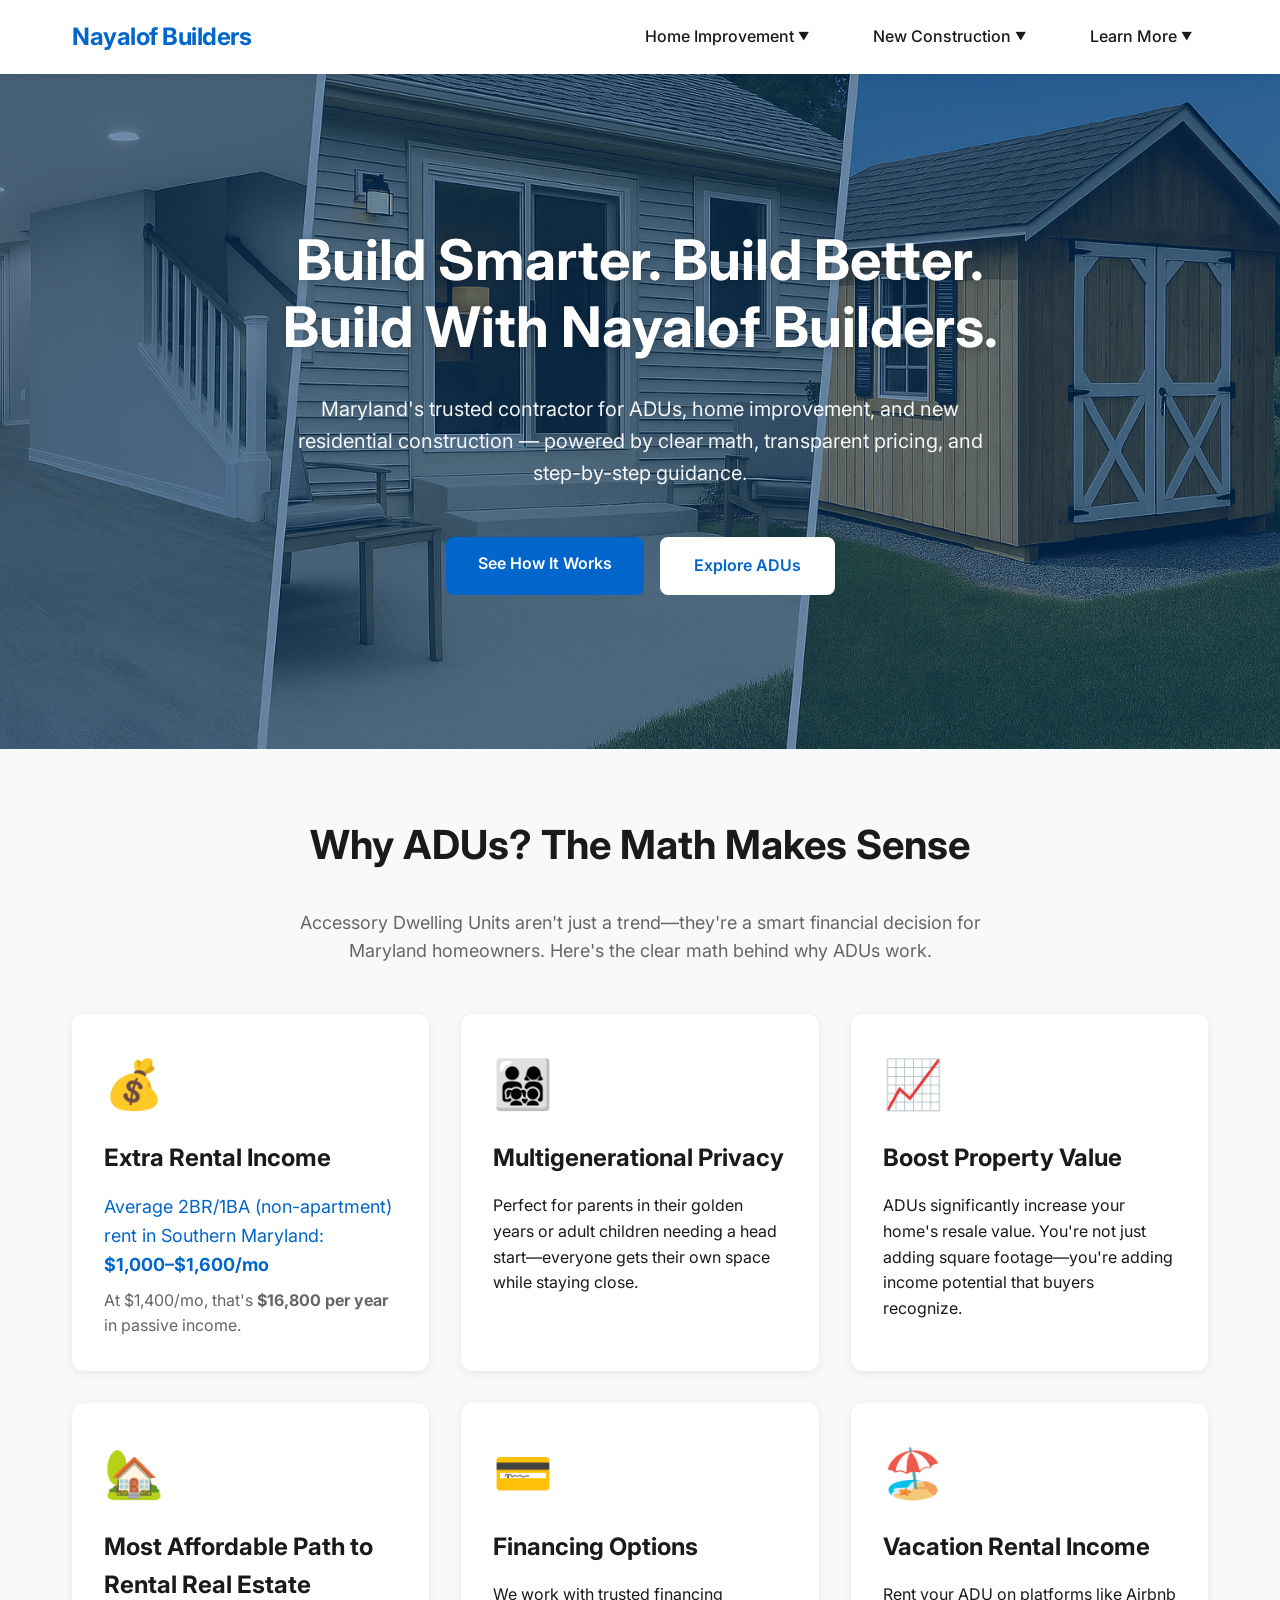
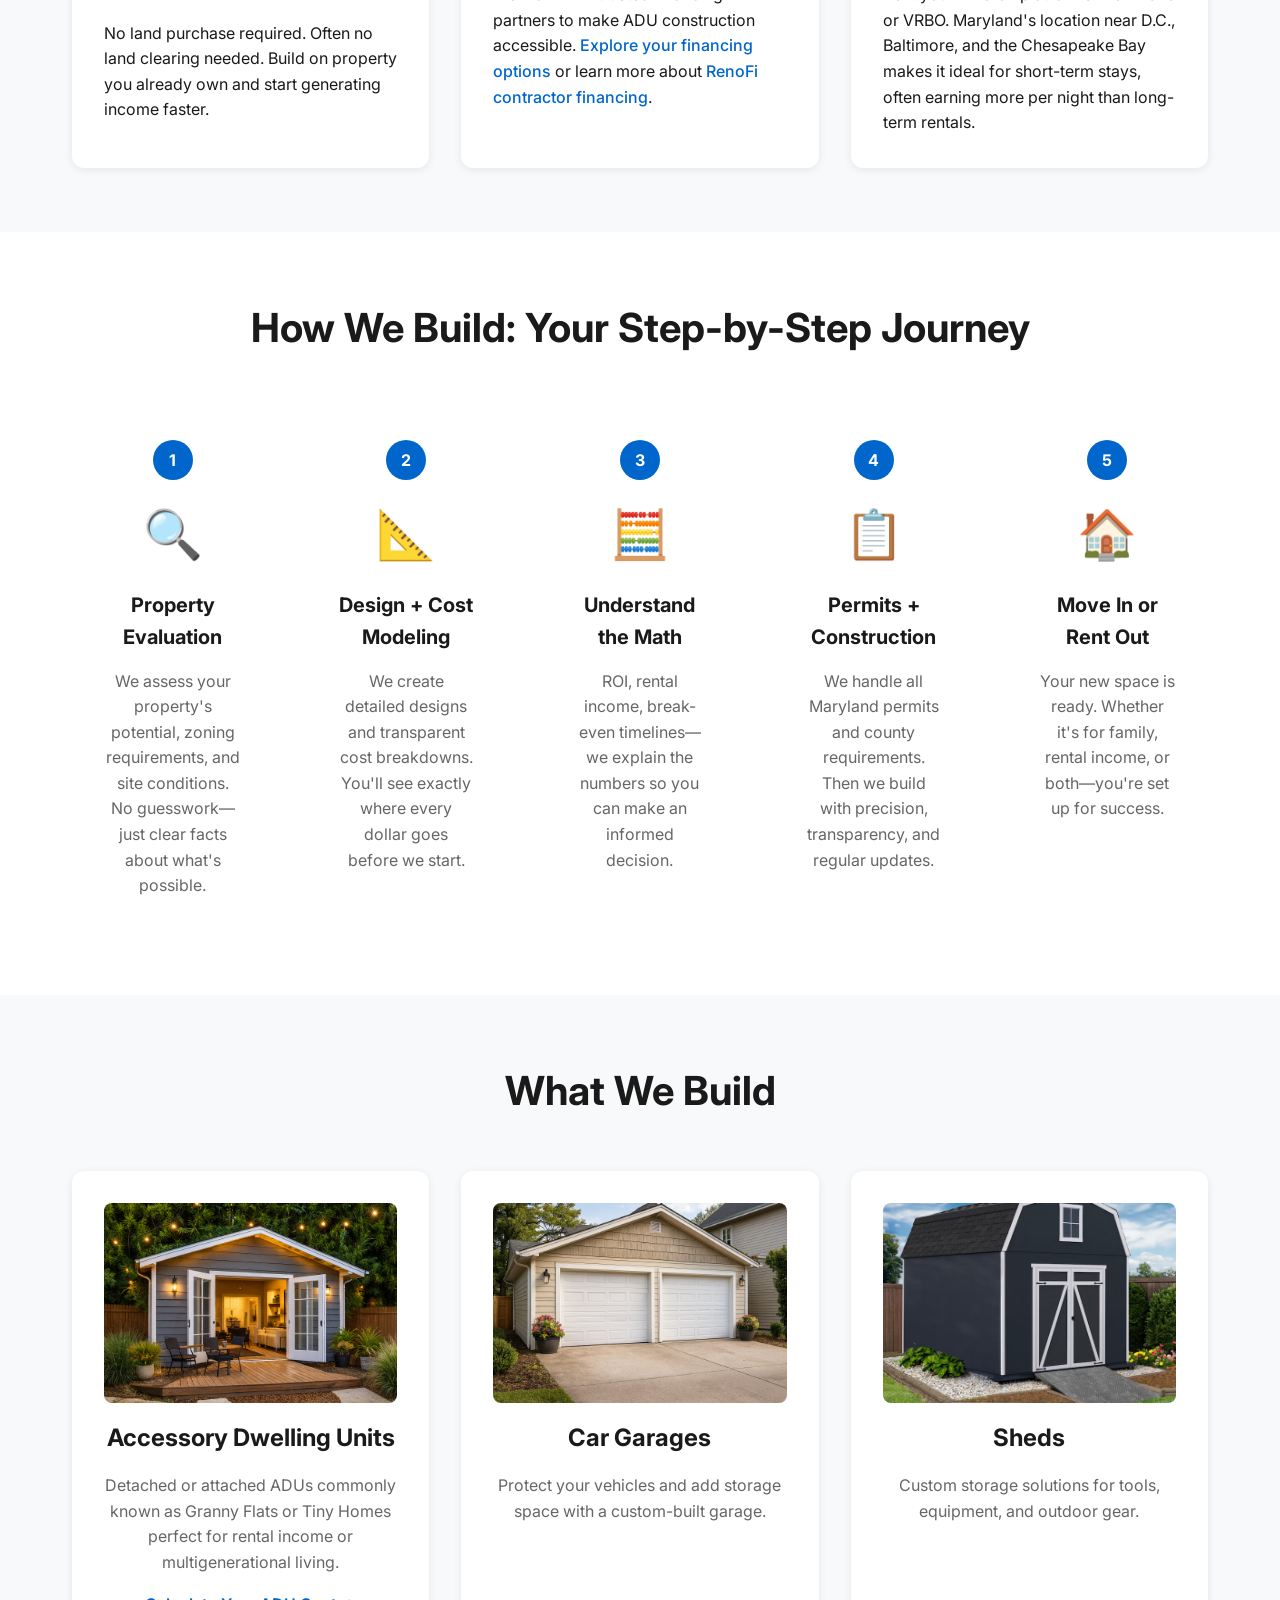
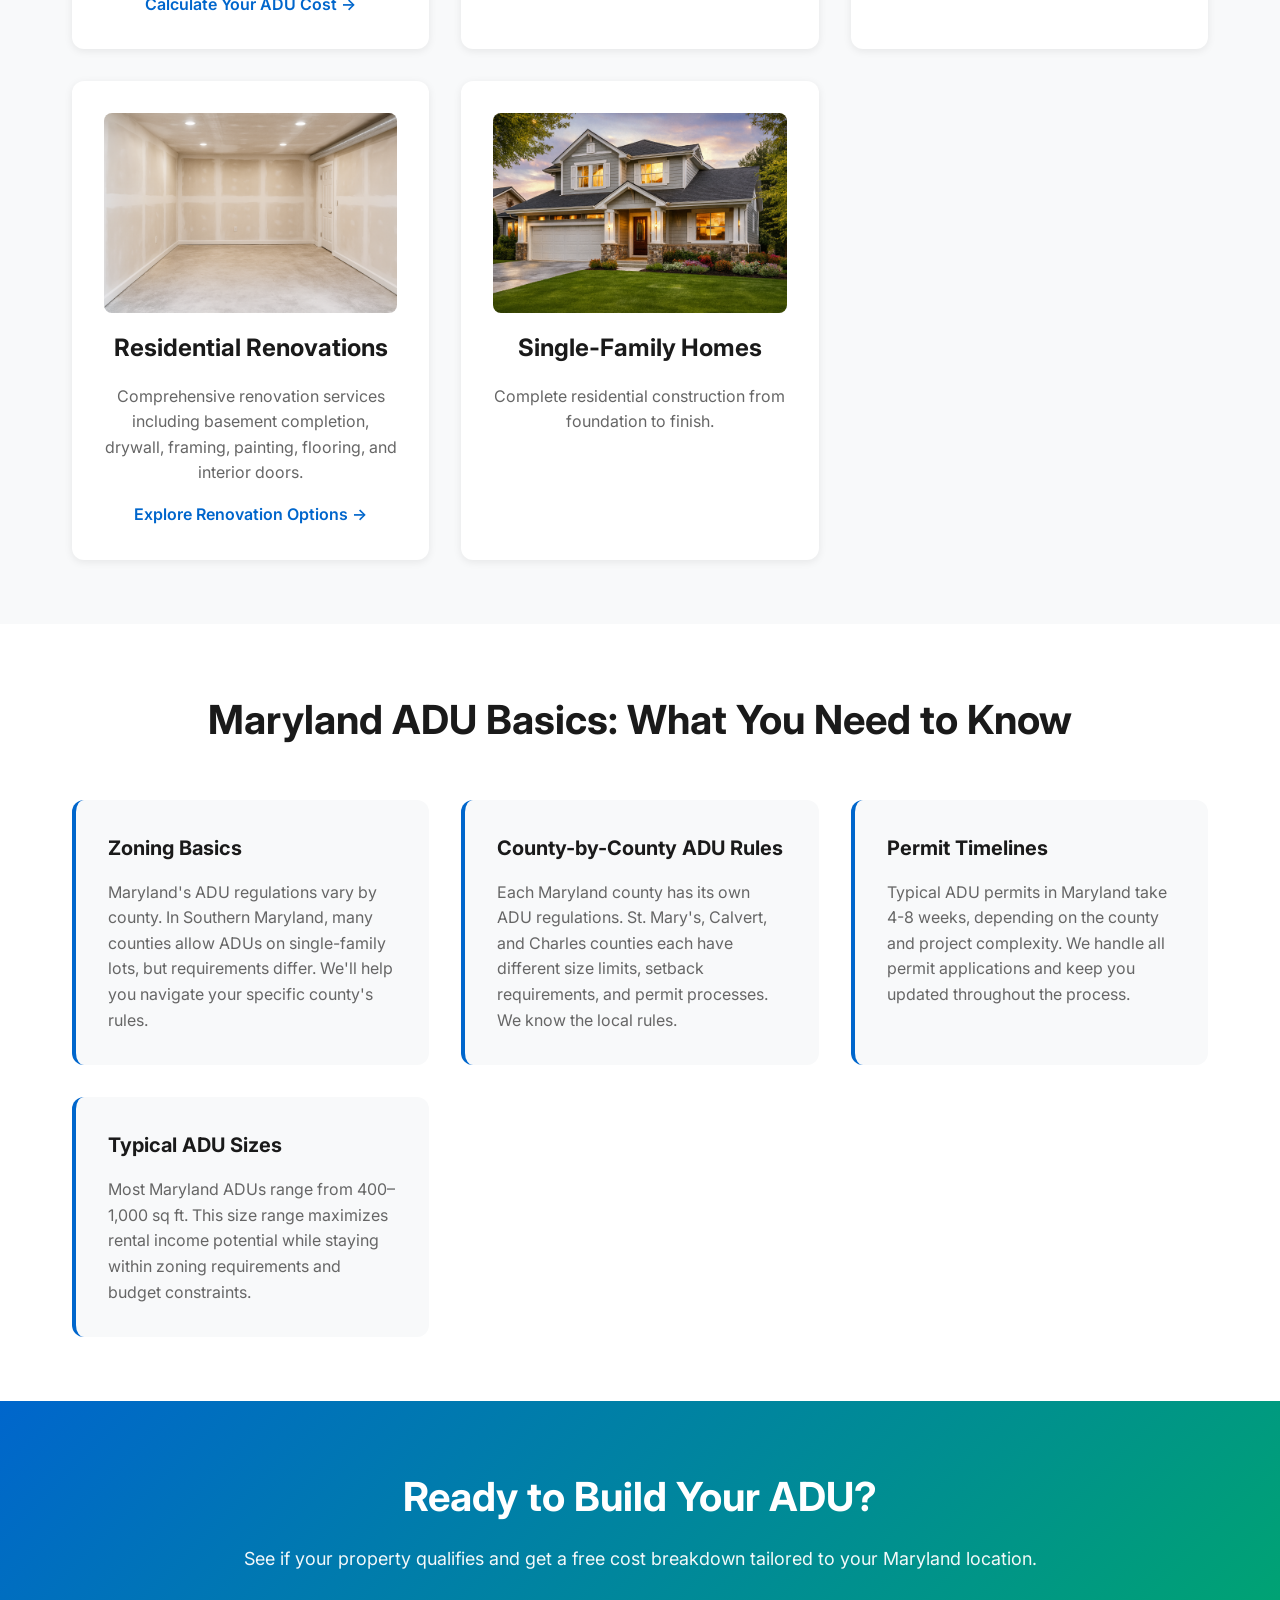
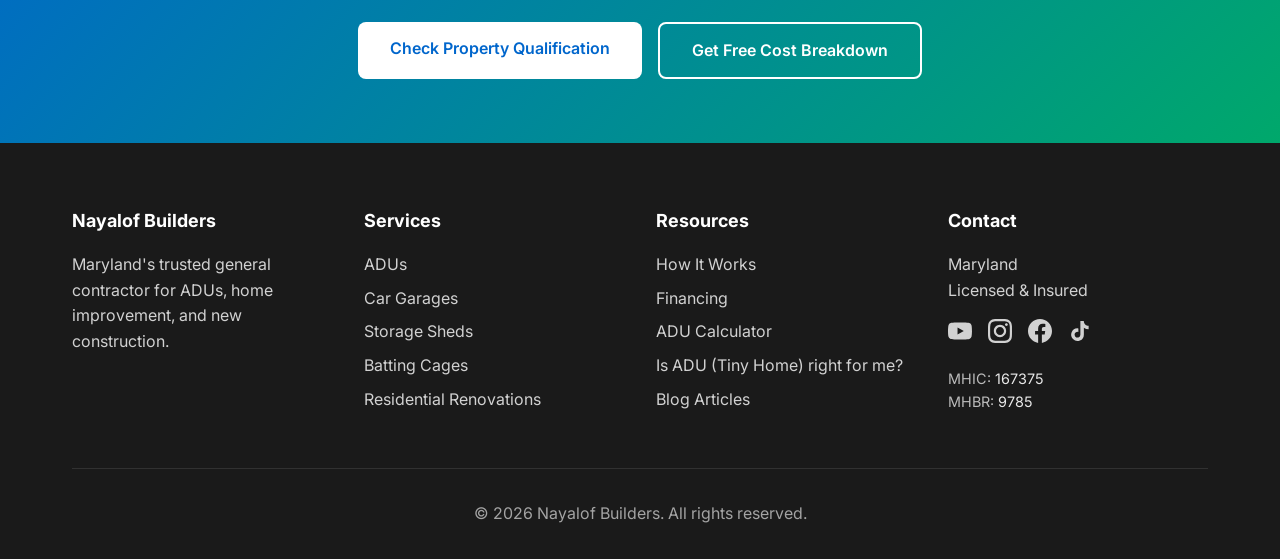
<file: index.html>
<!doctype html>
<html lang="en">
  <head>
    <meta charset="UTF-8" />
    <meta name="viewport" content="width=device-width, initial-scale=1.0" />
    <link rel="icon" type="image/png" href="images/Favicon.png" />
    <title>Nayalof Builders - Maryland's Trusted General Contractor</title>
    <link rel="stylesheet" href="styles.css" />
    <link rel="preconnect" href="https://fonts.googleapis.com" />
    <link rel="preconnect" href="https://fonts.gstatic.com" crossorigin />
    <link
      href="https://fonts.googleapis.com/css2?family=Inter:wght@300;400;500;600;700&display=swap"
      rel="stylesheet"
    />
    <!-- Google tag (gtag.js) -->
    <script
      async
      src="https://www.googletagmanager.com/gtag/js?id=G-D4FJPPKP7V"
    ></script>
    <script>
      window.dataLayer = window.dataLayer || [];
      function gtag() {
        dataLayer.push(arguments);
      }
      gtag("js", new Date());

      gtag("config", "G-D4FJPPKP7V");
    </script>
  </head>

  <body>
    <!-- Navigation -->
    <nav class="navbar">
      <div class="nav-container">
        <a href="index.html" class="logo">Nayalof Builders</a>
        <ul class="nav-menu">
          <li class="nav-item dropdown">
            <a href="#" class="nav-link"
              >Home Improvement <span class="dropdown-arrow">▼</span></a
            >
            <ul class="dropdown-menu">
              <li><a href="shed.html">Storage Shed</a></li>
              <li><a href="batting-cage.html">Batting Cage</a></li>
              <li>
                <a href="residential-renovations.html"
                  >Residential Renovations</a
                >
              </li>
            </ul>
          </li>
          <li class="nav-item dropdown">
            <a href="#" class="nav-link"
              >New Construction <span class="dropdown-arrow">▼</span></a
            >
            <ul class="dropdown-menu">
              <li>
                <a href="adu.html">Accessory Dwelling Unit (Granny-Flat)</a>
              </li>
              <li>
                <a href="#car-garage"
                  >Car Garage
                  <img
                    src="images/ComingSoon.png"
                    alt="Coming Soon"
                    style="
                      height: 32px;
                      vertical-align: middle;
                      margin-left: 4px;
                    "
                /></a>
              </li>
              <li>
                <a href="#single-family"
                  >Single-Family Residential
                  <img
                    src="images/ComingSoon.png"
                    alt="Coming Soon"
                    style="
                      height: 32px;
                      vertical-align: middle;
                      margin-left: 4px;
                    "
                /></a>
              </li>
            </ul>
          </li>
          <li class="nav-item dropdown">
            <a href="#" class="nav-link"
              >Learn More <span class="dropdown-arrow">▼</span></a
            >
            <ul class="dropdown-menu">
              <li><a href="how-it-works.html">How It Works</a></li>
              <li><a href="calculator.html">ADU Calculator</a></li>
              <li><a href="financing.html">Financing</a></li>
              <li>
                <a href="Questionnaire_NewConstruction.html"
                  >Is ADU (Tiny Home) right for me?</a
                >
              </li>
            </ul>
          </li>
        </ul>
        <div class="hamburger">
          <span></span>
          <span></span>
          <span></span>
        </div>
      </div>
    </nav>

    <!-- Hero Section -->
    <section class="hero">
      <div class="hero-content">
        <h1 class="hero-title">
          Build Smarter. Build Better. Build With Nayalof Builders.
        </h1>
        <p class="hero-subtitle">
          Maryland's trusted contractor for ADUs, home improvement, and new
          residential construction — powered by clear math, transparent pricing,
          and step-by-step guidance.
        </p>
        <div class="hero-buttons">
          <a href="how-it-works.html" class="btn btn-primary"
            >See How It Works</a
          >
          <a href="#why-adus" class="btn btn-secondary">Explore ADUs</a>
        </div>
      </div>
    </section>

    <!-- Why ADUs Section -->
    <section id="why-adus" class="section why-adus">
      <div class="container">
        <h2 class="section-title">Why ADUs? The Math Makes Sense</h2>
        <p class="section-intro">
          Accessory Dwelling Units aren't just a trend—they're a smart financial
          decision for Maryland homeowners. Here's the clear math behind why
          ADUs work.
        </p>

        <div class="benefits-grid">
          <div class="benefit-card">
            <div class="benefit-icon">💰</div>
            <h3>Extra Rental Income</h3>
            <p class="benefit-math">
              Average 2BR/1BA (non-apartment) rent in Southern Maryland:
              <strong>$1,000–$1,600/mo</strong>
            </p>
            <p class="benefit-example">
              At $1,400/mo, that's <strong>$16,800 per year</strong> in passive
              income.
            </p>
          </div>

          <div class="benefit-card">
            <div class="benefit-icon">👨‍👩‍👧‍👦</div>
            <h3>Multigenerational Privacy</h3>
            <p>
              Perfect for parents in their golden years or adult children
              needing a head start—everyone gets their own space while staying
              close.
            </p>
          </div>

          <div class="benefit-card">
            <div class="benefit-icon">📈</div>
            <h3>Boost Property Value</h3>
            <p>
              ADUs significantly increase your home's resale value. You're not
              just adding square footage—you're adding income potential that
              buyers recognize.
            </p>
          </div>

          <div class="benefit-card">
            <div class="benefit-icon">🏡</div>
            <h3>Most Affordable Path to Rental Real Estate</h3>
            <p>
              No land purchase required. Often no land clearing needed. Build on
              property you already own and start generating income faster.
            </p>
          </div>

          <div class="benefit-card">
            <div class="benefit-icon">💳</div>
            <h3>Financing Options</h3>
            <p>
              We work with trusted financing partners to make ADU construction
              accessible.
              <a href="financing.html" class="text-link"
                >Explore your financing options</a
              >
              or learn more about
              <a
                href="https://www.renofi.com/contractors/"
                target="_blank"
                rel="noopener noreferrer"
                class="text-link"
                >RenoFi contractor financing</a
              >.
            </p>
          </div>

          <div class="benefit-card">
            <div class="benefit-icon">🏖️</div>
            <h3>Vacation Rental Income</h3>
            <p>
              Rent your ADU on platforms like Airbnb or VRBO. Maryland's
              location near D.C., Baltimore, and the Chesapeake Bay makes it
              ideal for short-term stays, often earning more per night than
              long-term rentals.
            </p>
          </div>
        </div>
      </div>
    </section>

    <!-- Step-by-Step Process -->
    <section class="section process-section">
      <div class="container">
        <h2 class="section-title">How We Build: Your Step-by-Step Journey</h2>
        <div class="process-steps">
          <div class="process-step">
            <div class="step-number">1</div>
            <div class="step-icon">🔍</div>
            <h3>Property Evaluation</h3>
            <p>
              We assess your property's potential, zoning requirements, and site
              conditions. No guesswork—just clear facts about what's possible.
            </p>
          </div>

          <div class="process-step">
            <div class="step-number">2</div>
            <div class="step-icon">📐</div>
            <h3>Design + Cost Modeling</h3>
            <p>
              We create detailed designs and transparent cost breakdowns. You'll
              see exactly where every dollar goes before we start.
            </p>
          </div>

          <div class="process-step">
            <div class="step-number">3</div>
            <div class="step-icon">🧮</div>
            <h3>Understand the Math</h3>
            <p>
              ROI, rental income, break-even timelines—we explain the numbers so
              you can make an informed decision.
            </p>
          </div>

          <div class="process-step">
            <div class="step-number">4</div>
            <div class="step-icon">📋</div>
            <h3>Permits + Construction</h3>
            <p>
              We handle all Maryland permits and county requirements. Then we
              build with precision, transparency, and regular updates.
            </p>
          </div>

          <div class="process-step">
            <div class="step-number">5</div>
            <div class="step-icon">🏠</div>
            <h3>Move In or Rent Out</h3>
            <p>
              Your new space is ready. Whether it's for family, rental income,
              or both—you're set up for success.
            </p>
          </div>
        </div>
      </div>
    </section>

    <!-- Featured Services -->
    <section class="section services-section">
      <div class="container">
        <h2 class="section-title">What We Build</h2>
        <div class="services-grid">
          <div class="service-card">
            <div
              class="service-image"
              style="
                width: 100%;
                height: 200px;
                overflow: hidden;
                border-radius: var(--radius-md);
                margin-bottom: var(--spacing-sm);
              "
            >
              <img
                src="images/ADU.png"
                alt="Accessory Dwelling Units"
                style="width: 100%; height: 100%; object-fit: cover"
              />
            </div>
            <h3>Accessory Dwelling Units</h3>
            <p>
              Detached or attached ADUs commonly known as Granny Flats or Tiny
              Homes perfect for rental income or multigenerational living.
            </p>
            <a href="calculator.html" class="service-link"
              >Calculate Your ADU Cost →</a
            >
          </div>

          <div class="service-card">
            <div
              class="service-image"
              style="
                width: 100%;
                height: 200px;
                overflow: hidden;
                border-radius: var(--radius-md);
                margin-bottom: var(--spacing-sm);
              "
            >
              <img
                src="images/Garage.png"
                alt="Car Garages"
                style="width: 100%; height: 100%; object-fit: cover"
              />
            </div>
            <h3>Car Garages</h3>
            <p>
              Protect your vehicles and add storage space with a custom-built
              garage.
            </p>
          </div>

          <div class="service-card">
            <div
              class="service-image"
              style="
                width: 100%;
                height: 200px;
                overflow: hidden;
                border-radius: var(--radius-md);
                margin-bottom: var(--spacing-sm);
              "
            >
              <img
                src="images/Shed.jpg"
                alt="Sheds"
                style="width: 100%; height: 100%; object-fit: cover"
              />
            </div>
            <h3>Sheds</h3>
            <p>
              Custom storage solutions for tools, equipment, and outdoor gear.
            </p>
          </div>

          <div class="service-card">
            <div
              class="service-image"
              style="
                width: 100%;
                height: 200px;
                overflow: hidden;
                border-radius: var(--radius-md);
                margin-bottom: var(--spacing-sm);
              "
            >
              <img
                src="images/Basement.png"
                alt="Residential Renovations"
                style="width: 100%; height: 100%; object-fit: cover"
              />
            </div>
            <h3>Residential Renovations</h3>
            <p>
              Comprehensive renovation services including basement completion,
              drywall, framing, painting, flooring, and interior doors.
            </p>
            <a href="residential-renovations.html" class="service-link"
              >Explore Renovation Options →</a
            >
          </div>

          <div class="service-card">
            <div
              class="service-image"
              style="
                width: 100%;
                height: 200px;
                overflow: hidden;
                border-radius: var(--radius-md);
                margin-bottom: var(--spacing-sm);
              "
            >
              <img
                src="images/SingleFamilyDetached.png"
                alt="Single-Family Homes"
                style="width: 100%; height: 100%; object-fit: cover"
              />
            </div>
            <h3>Single-Family Homes</h3>
            <p>Complete residential construction from foundation to finish.</p>
          </div>
        </div>
      </div>
    </section>

    <!-- Maryland Education Section -->
    <section class="section education-section">
      <div class="container">
        <h2 class="section-title">
          Maryland ADU Basics: What You Need to Know
        </h2>
        <div class="education-content">
          <div class="education-card">
            <h3>Zoning Basics</h3>
            <p>
              Maryland's ADU regulations vary by county. In Southern Maryland,
              many counties allow ADUs on single-family lots, but requirements
              differ. We'll help you navigate your specific county's rules.
            </p>
          </div>

          <div class="education-card">
            <h3>County-by-County ADU Rules</h3>
            <p>
              Each Maryland county has its own ADU regulations. St. Mary's,
              Calvert, and Charles counties each have different size limits,
              setback requirements, and permit processes. We know the local
              rules.
            </p>
          </div>

          <div class="education-card">
            <h3>Permit Timelines</h3>
            <p>
              Typical ADU permits in Maryland take 4-8 weeks, depending on the
              county and project complexity. We handle all permit applications
              and keep you updated throughout the process.
            </p>
          </div>

          <div class="education-card">
            <h3>Typical ADU Sizes</h3>
            <p>
              Most Maryland ADUs range from 400–1,000 sq ft. This size range
              maximizes rental income potential while staying within zoning
              requirements and budget constraints.
            </p>
          </div>
        </div>
      </div>
    </section>

    <!-- Call-to-Action Section -->
    <section class="section cta-section">
      <div class="container">
        <div class="cta-content">
          <h2>Ready to Build Your ADU?</h2>
          <p>
            See if your property qualifies and get a free cost breakdown
            tailored to your Maryland location.
          </p>
          <div class="cta-buttons">
            <a href="Questionnaire_NewConstruction.html" class="btn btn-primary"
              >Check Property Qualification</a
            >
            <a href="calculator.html" class="btn btn-secondary"
              >Get Free Cost Breakdown</a
            >
          </div>
        </div>
      </div>
    </section>

    <!-- Footer -->
    <footer class="footer">
      <div class="container">
        <div class="footer-content">
          <div class="footer-section">
            <h4>Nayalof Builders</h4>
            <p>
              Maryland's trusted general contractor for ADUs, home improvement,
              and new construction.
            </p>
          </div>
          <div class="footer-section">
            <h4>Services</h4>
            <ul>
              <li><a href="adu.html">ADUs</a></li>
              <li><a href="#car-garage">Car Garages</a></li>
              <li><a href="#sheds">Storage Sheds</a></li>
              <li><a href="batting-cage.html">Batting Cages</a></li>
              <li>
                <a href="residential-renovations.html"
                  >Residential Renovations</a
                >
              </li>
            </ul>
          </div>
          <div class="footer-section">
            <h4>Resources</h4>
            <ul>
              <li><a href="how-it-works.html">How It Works</a></li>
              <li><a href="financing.html">Financing</a></li>
              <li><a href="calculator.html">ADU Calculator</a></li>
              <li>
                <a href="Questionnaire_NewConstruction.html"
                  >Is ADU (Tiny Home) right for me?</a
                >
              </li>
              <li><a href="blog.html">Blog Articles</a></li>
            </ul>
          </div>
          <div class="footer-section">
            <h4>Contact</h4>
            <p>Maryland</p>
            <p>Licensed & Insured</p>
            <div
              style="
                margin-top: var(--spacing-sm);
                display: flex;
                gap: var(--spacing-sm);
                align-items: center;
              "
            >
              <a
                href="https://www.youtube.com/@NayalofBuilders"
                target="_blank"
                rel="noopener noreferrer"
                style="
                  color: rgba(255, 255, 255, 0.8);
                  text-decoration: none;
                  transition: color 0.2s;
                "
                title="YouTube"
                onmouseover="this.style.color = '#FF0000'"
                onmouseout="this.style.color = 'rgba(255, 255, 255, 0.8)'"
              >
                <svg
                  width="24"
                  height="24"
                  viewBox="0 0 24 24"
                  fill="currentColor"
                  xmlns="http://www.w3.org/2000/svg"
                >
                  <path
                    d="M23.498 6.186a3.016 3.016 0 0 0-2.122-2.136C19.505 3.545 12 3.545 12 3.545s-7.505 0-9.377.505A3.017 3.017 0 0 0 .502 6.186C0 8.07 0 12 0 12s0 3.93.502 5.814a3.016 3.016 0 0 0 2.122 2.136c1.871.505 9.376.505 9.376.505s7.505 0 9.377-.505a3.015 3.015 0 0 0 2.122-2.136C24 15.93 24 12 24 12s0-3.93-.502-5.814zM9.545 15.568V8.432L15.818 12l-6.273 3.568z"
                  />
                </svg>
              </a>
              <a
                href="https://www.instagram.com/nayalofbuilders/"
                target="_blank"
                rel="noopener noreferrer"
                style="
                  color: rgba(255, 255, 255, 0.8);
                  text-decoration: none;
                  transition: color 0.2s;
                "
                title="Instagram"
                onmouseover="this.style.color = '#E4405F'"
                onmouseout="this.style.color = 'rgba(255, 255, 255, 0.8)'"
              >
                <svg
                  width="24"
                  height="24"
                  viewBox="0 0 24 24"
                  fill="currentColor"
                  xmlns="http://www.w3.org/2000/svg"
                >
                  <path
                    d="M12 2.163c3.204 0 3.584.012 4.85.07 3.252.148 4.771 1.691 4.919 4.919.058 1.265.069 1.645.069 4.849 0 3.205-.012 3.584-.069 4.849-.149 3.225-1.664 4.771-4.919 4.919-1.266.058-1.644.07-4.85.07-3.204 0-3.584-.012-4.849-.07-3.26-.149-4.771-1.699-4.919-4.92-.058-1.265-.07-1.644-.07-4.849 0-3.204.013-3.583.07-4.849.149-3.227 1.664-4.771 4.919-4.919 1.266-.057 1.645-.069 4.849-.069zm0-2.163c-3.259 0-3.667.014-4.947.072-4.358.2-6.78 2.618-6.98 6.98-.059 1.281-.073 1.689-.073 4.948 0 3.259.014 3.668.072 4.948.2 4.358 2.618 6.78 6.98 6.98 1.281.058 1.689.072 4.948.072 3.259 0 3.668-.014 4.948-.072 4.354-.2 6.782-2.618 6.979-6.98.059-1.28.073-1.689.073-4.948 0-3.259-.014-3.667-.072-4.947-.196-4.354-2.617-6.78-6.979-6.98-1.281-.059-1.69-.073-4.949-.073zm0 5.838c-3.403 0-6.162 2.759-6.162 6.162s2.759 6.163 6.162 6.163 6.162-2.759 6.162-6.163c0-3.403-2.759-6.162-6.162-6.162zm0 10.162c-2.209 0-4-1.79-4-4 0-2.209 1.791-4 4-4s4 1.791 4 4c0 2.21-1.791 4-4 4zm6.406-11.845c-.796 0-1.441.645-1.441 1.44s.645 1.44 1.441 1.44c.795 0 1.439-.645 1.439-1.44s-.644-1.44-1.439-1.44z"
                  />
                </svg>
              </a>
              <a
                href="https://www.facebook.com/people/Nayalof-Builders/61585540200349/"
                target="_blank"
                rel="noopener noreferrer"
                style="
                  color: rgba(255, 255, 255, 0.8);
                  text-decoration: none;
                  transition: color 0.2s;
                "
                title="Facebook"
                onmouseover="this.style.color = '#1877F2'"
                onmouseout="this.style.color = 'rgba(255, 255, 255, 0.8)'"
              >
                <svg
                  width="24"
                  height="24"
                  viewBox="0 0 24 24"
                  fill="currentColor"
                  xmlns="http://www.w3.org/2000/svg"
                >
                  <path
                    d="M24 12.073c0-6.627-5.373-12-12-12s-12 5.373-12 12c0 5.99 4.388 10.954 10.125 11.854v-8.385H7.078v-3.47h3.047V9.43c0-3.007 1.792-4.669 4.533-4.669 1.312 0 2.686.235 2.686.235v2.953H15.83c-1.491 0-1.956.925-1.956 1.874v2.25h3.328l-.532 3.47h-2.796v8.385C19.612 23.027 24 18.062 24 12.073z"
                  />
                </svg>
              </a>
              <a
                href="https://www.tiktok.com/@nayalofbuilders"
                target="_blank"
                rel="noopener noreferrer"
                style="
                  color: rgba(255, 255, 255, 0.8);
                  text-decoration: none;
                  transition: color 0.2s;
                "
                title="TikTok"
                onmouseover="this.style.color = '#FE2C55'"
                onmouseout="this.style.color = 'rgba(255, 255, 255, 0.8)'"
              >
                <svg
                  width="24"
                  height="24"
                  viewBox="0 0 24 24"
                  fill="currentColor"
                  xmlns="http://www.w3.org/2000/svg"
                >
                  <path
                    d="M19.59 6.69a4.83 4.83 0 0 1-3.77-4.25V2h-3.45v13.67a2.89 2.89 0 0 1-5.2 1.74 2.89 2.89 0 0 1 2.31-4.64 2.93 2.93 0 0 1 .88.13V9.4a6.84 6.84 0 0 0-1-.05A6.33 6.33 0 0 0 5 20.1a6.34 6.34 0 0 0 10.86-4.43v-7a8.16 8.16 0 0 0 4.77 1.52v-3.4a4.85 4.85 0 0 1-1-.1z"
                  />
                </svg>
              </a>
            </div>
            <p
              style="
                margin-top: var(--spacing-sm);
                font-size: 0.9rem;
                color: rgba(255, 255, 255, 0.7);
              "
            >
              MHIC: <span style="color: rgba(255, 255, 255, 0.9)">167375</span>
            </p>
            <p style="font-size: 0.9rem; color: rgba(255, 255, 255, 0.7)">
              MHBR: <span style="color: rgba(255, 255, 255, 0.9)">9785</span>
            </p>
          </div>
        </div>
        <div class="footer-bottom">
          <p>
            &copy; <span id="copyright-year">2026</span> Nayalof Builders. All
            rights reserved.
          </p>
        </div>
      </div>
    </footer>

    <script src="script.js"></script>
  </body>
</html>
</file>
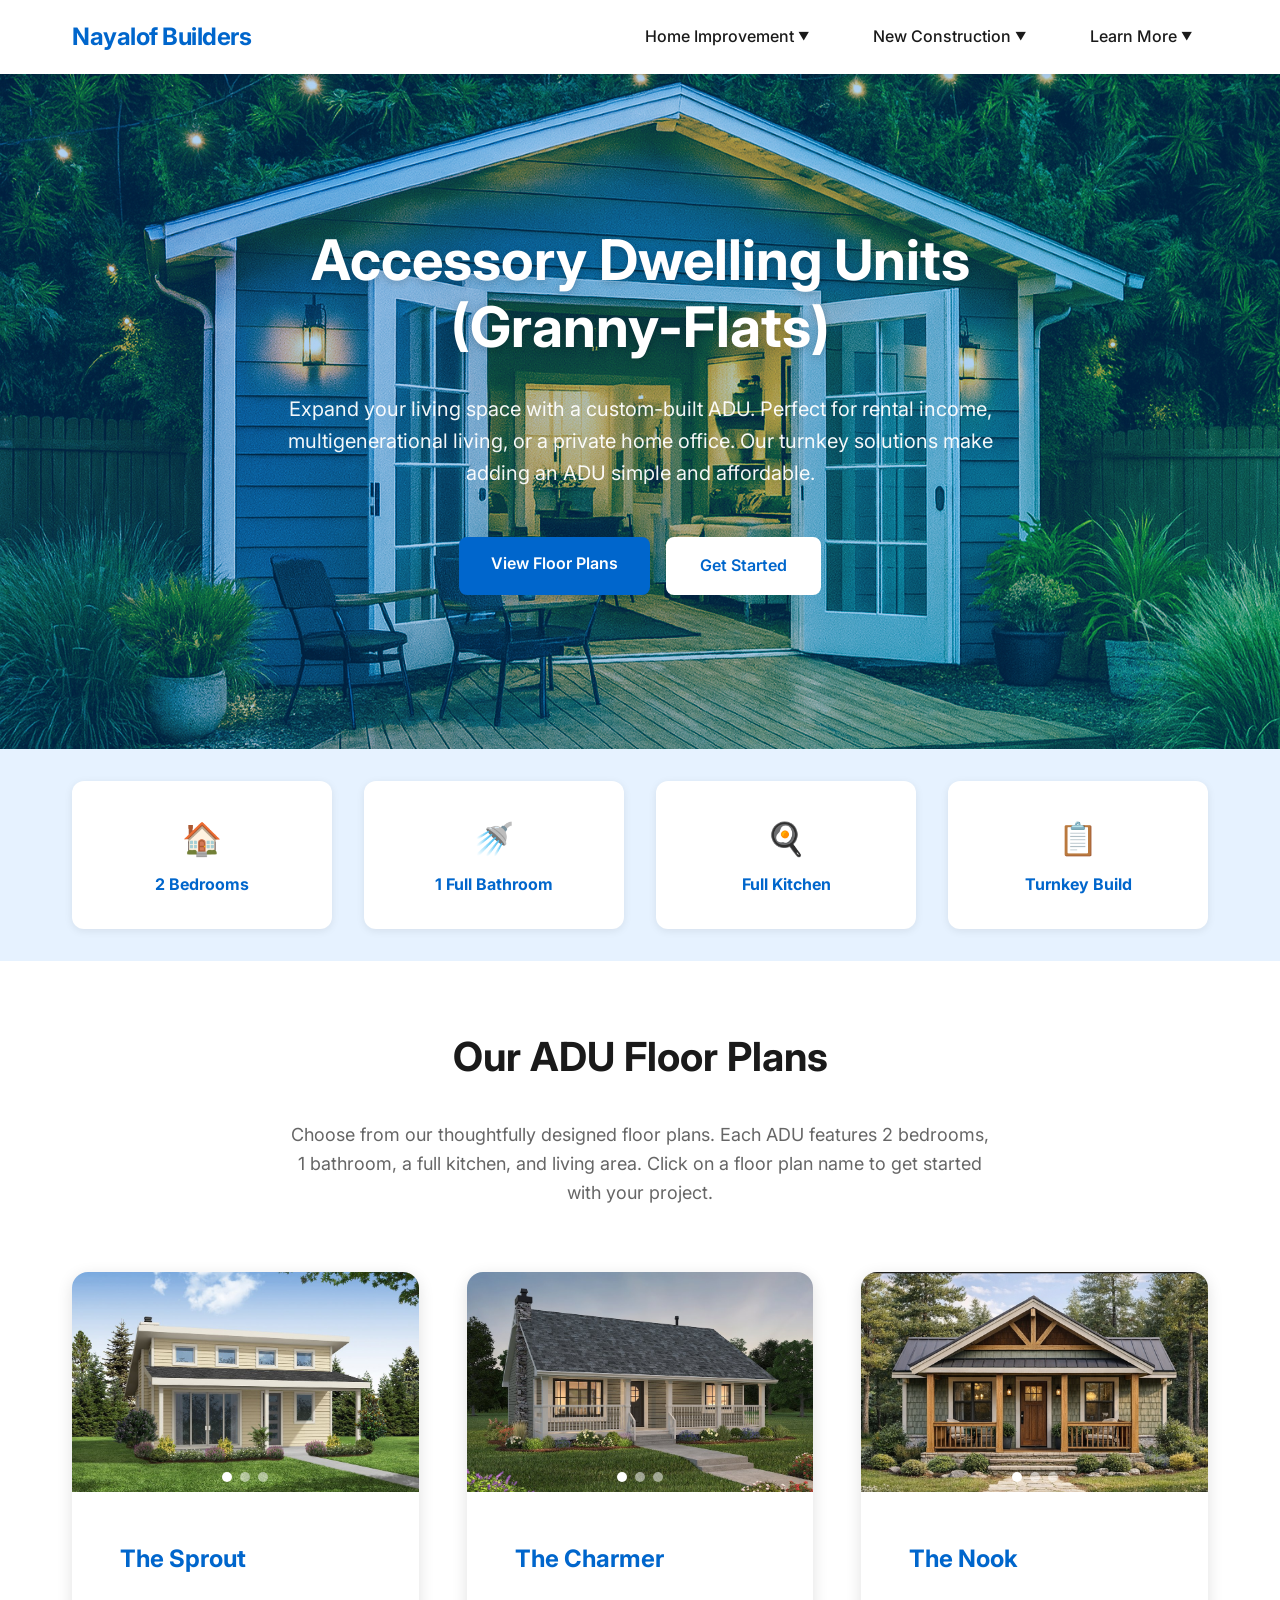
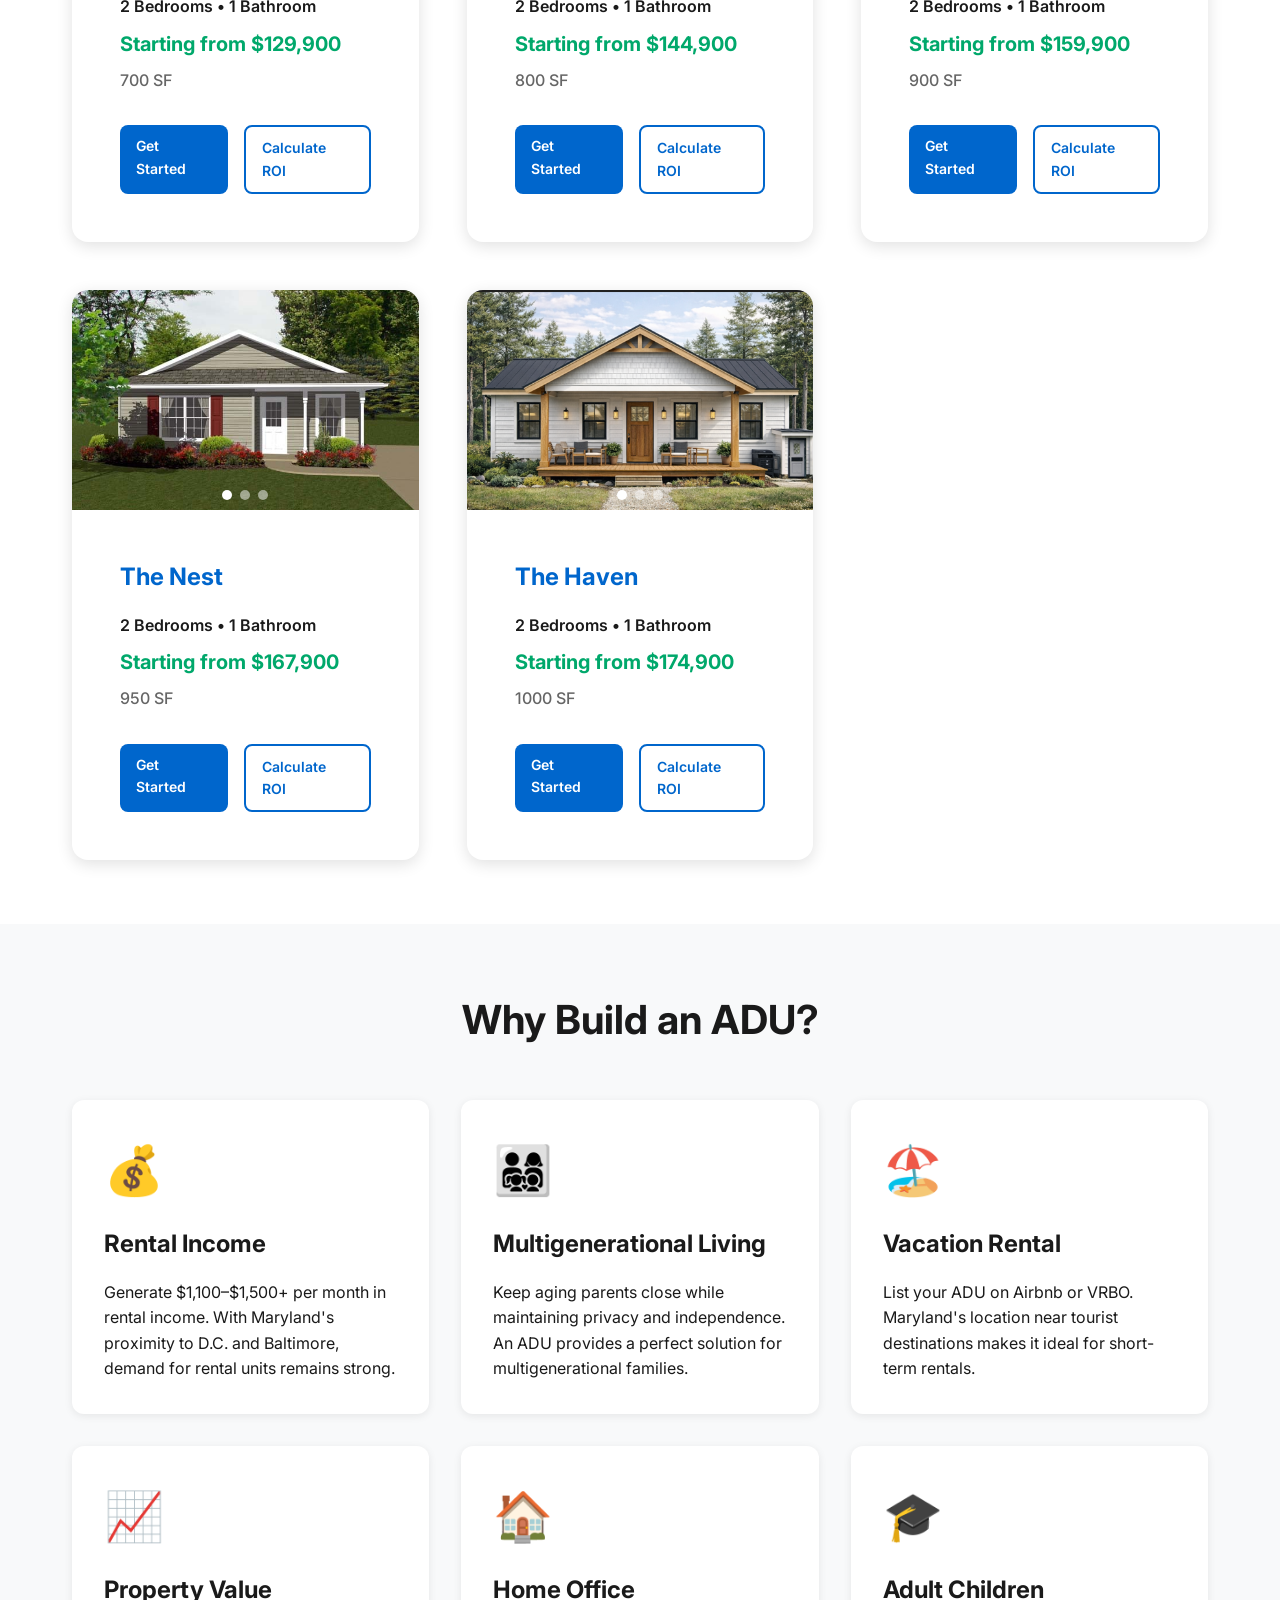
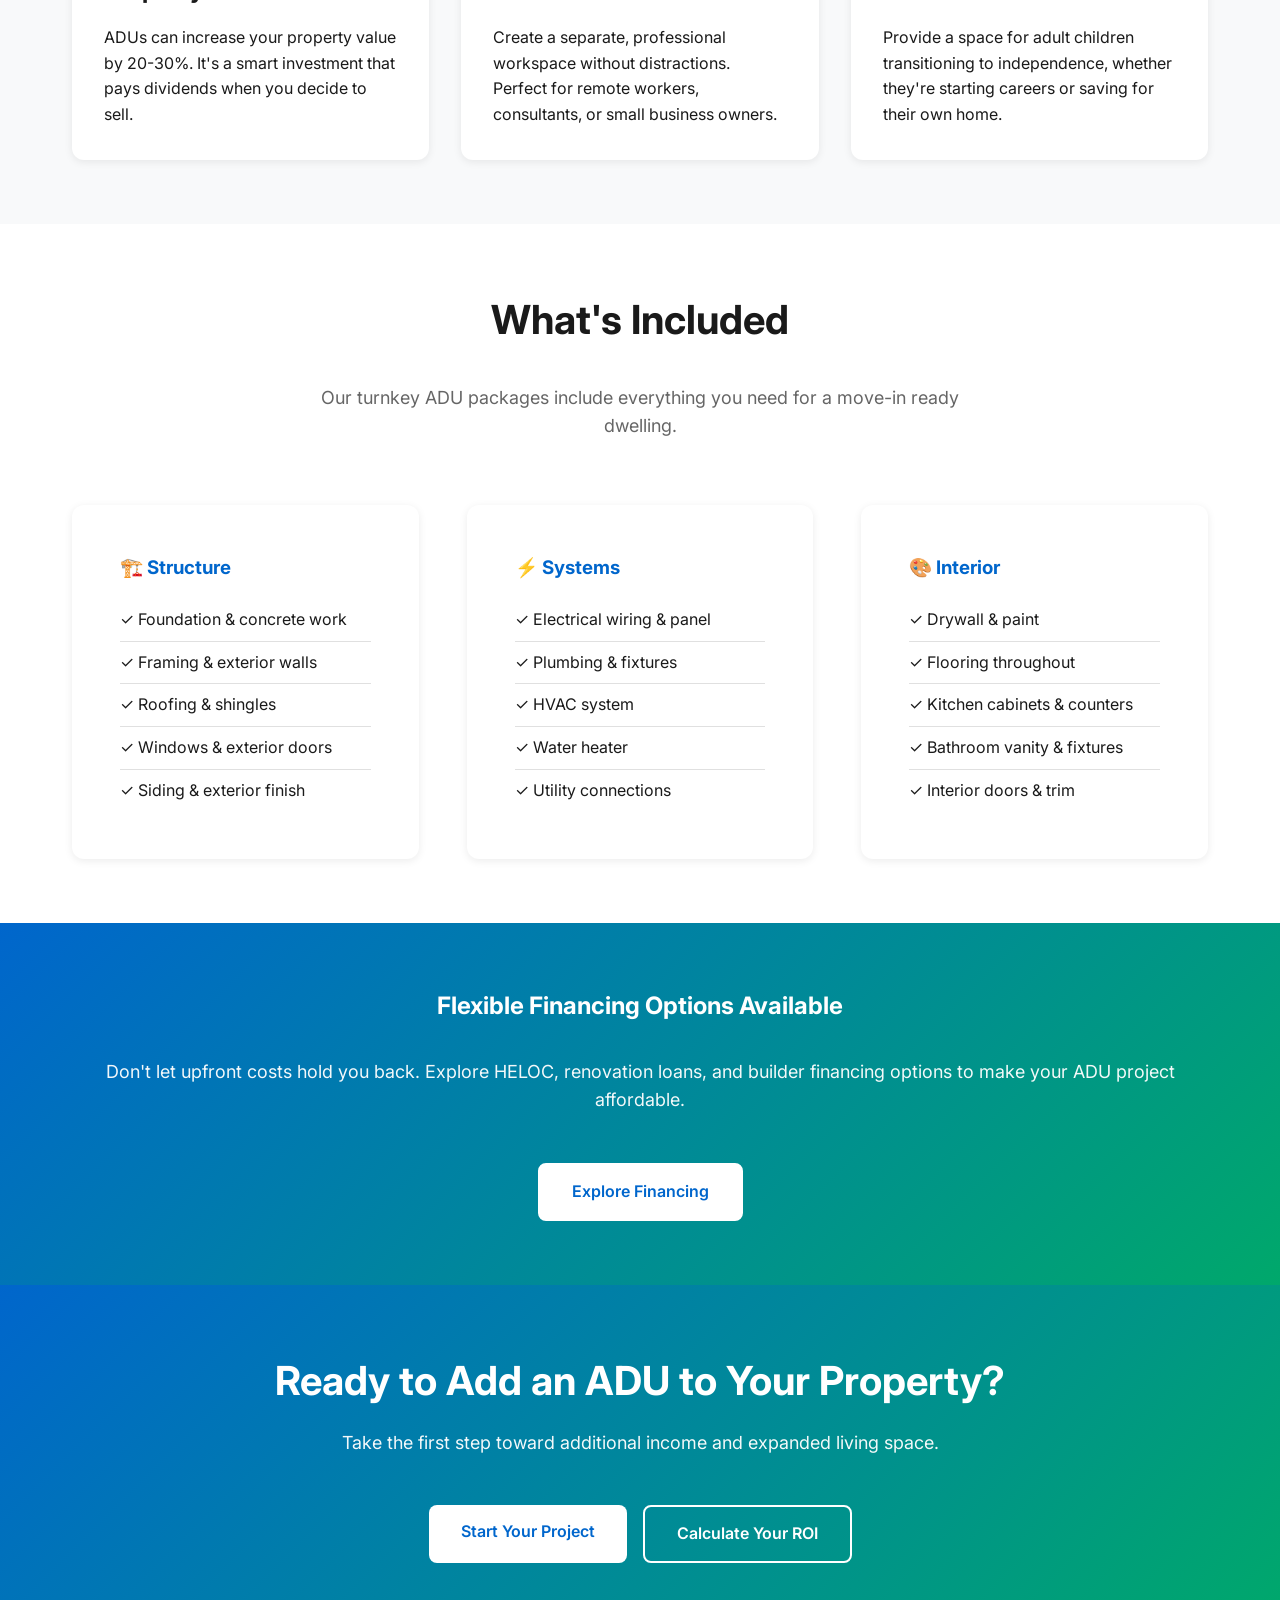
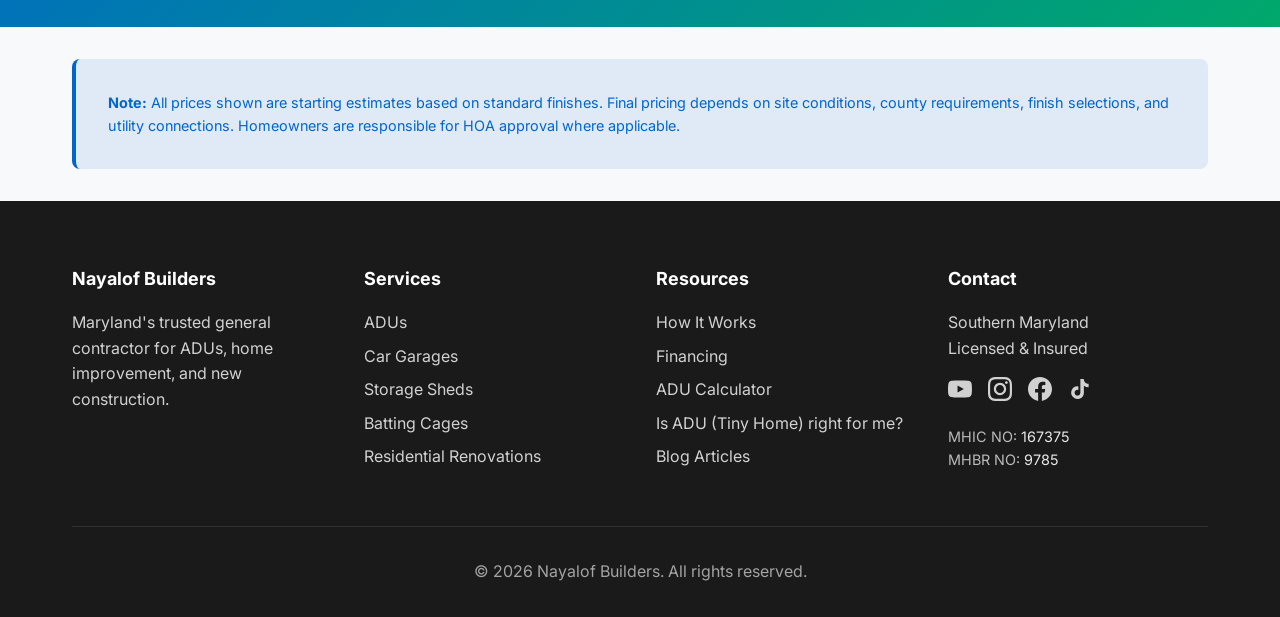
<file: adu.html>
<!doctype html>
<html lang="en">
  <head>
    <meta charset="UTF-8" />
    <meta name="viewport" content="width=device-width, initial-scale=1.0" />
    <link rel="icon" type="image/png" href="images/Favicon.png" />
    <title>Accessory Dwelling Units (Granny-Flats) - Nayalof Builders</title>
    <link rel="stylesheet" href="styles.css" />
    <link rel="preconnect" href="https://fonts.googleapis.com" />
    <link rel="preconnect" href="https://fonts.gstatic.com" crossorigin />
    <link
      href="https://fonts.googleapis.com/css2?family=Inter:wght@300;400;500;600;700&display=swap"
      rel="stylesheet"
    />
    <style>
      .adu-grid {
        display: grid;
        grid-template-columns: repeat(auto-fit, minmax(280px, 1fr));
        gap: var(--spacing-lg);
        margin-top: var(--spacing-xl);
      }
      .adu-card {
        background: white;
        border-radius: var(--radius-xl);
        overflow: hidden;
        box-shadow: var(--shadow-md);
        transition:
          transform 0.3s ease,
          box-shadow 0.3s ease;
      }
      .adu-card:hover {
        transform: translateY(-8px);
        box-shadow: var(--shadow-lg);
      }
      .adu-card-image {
        position: relative;
        width: 100%;
        height: 220px;
        overflow: hidden;
      }
      .carousel-container {
        position: relative;
        width: 100%;
        height: 100%;
      }
      .carousel-slides {
        display: flex;
        width: 100%;
        height: 100%;
        transition: transform 0.5s ease;
      }
      .carousel-slide {
        min-width: 100%;
        height: 100%;
      }
      .carousel-slide img {
        width: 100%;
        height: 100%;
        object-fit: cover;
      }
      .carousel-dots {
        position: absolute;
        bottom: 10px;
        left: 50%;
        transform: translateX(-50%);
        display: flex;
        gap: 8px;
      }
      .carousel-dot {
        width: 10px;
        height: 10px;
        border-radius: 50%;
        background: rgba(255, 255, 255, 0.5);
        cursor: pointer;
        transition: background 0.3s ease;
      }
      .carousel-dot.active {
        background: white;
      }
      .adu-card-content {
        padding: var(--spacing-lg);
      }
      .adu-card-name {
        font-size: 1.5rem;
        font-weight: 700;
        color: var(--primary-blue);
        margin-bottom: var(--spacing-sm);
      }
      .adu-card-name a {
        color: var(--primary-blue);
        text-decoration: none;
        transition: color 0.2s ease;
      }
      .adu-card-name a:hover {
        color: var(--secondary-green);
        text-decoration: underline;
      }
      .adu-card-specs {
        display: flex;
        flex-direction: column;
        gap: var(--spacing-xs);
        margin-top: var(--spacing-sm);
      }
      .adu-spec {
        font-size: 1rem;
        color: var(--text-dark);
        font-weight: 600;
      }
      .adu-spec.price {
        color: var(--secondary-green);
        font-size: 1.25rem;
        font-weight: 700;
      }
      .adu-spec.sqft {
        color: var(--text-gray);
        font-weight: 500;
      }
      .adu-card-actions {
        margin-top: var(--spacing-md);
        display: flex;
        gap: var(--spacing-sm);
      }
      .btn-sm {
        padding: 0.625rem 1rem;
        font-size: 0.875rem;
        border-radius: var(--radius-md);
        font-weight: 600;
        text-decoration: none;
        transition: all 0.3s ease;
      }
      .btn-outline {
        border: 2px solid var(--primary-blue);
        color: var(--primary-blue);
        background: transparent;
      }
      .btn-outline:hover {
        background: var(--primary-blue);
        color: white;
      }
      .placeholder-image {
        width: 100%;
        height: 100%;
        background: linear-gradient(
          135deg,
          var(--primary-blue-light) 0%,
          var(--secondary-green-light) 100%
        );
        display: flex;
        align-items: center;
        justify-content: center;
        flex-direction: column;
        color: var(--primary-blue);
      }
      .placeholder-image span {
        font-size: 3rem;
        margin-bottom: var(--spacing-sm);
      }
      .placeholder-image p {
        font-weight: 600;
        font-size: 0.875rem;
      }
      @media (max-width: 768px) {
        .adu-grid {
          grid-template-columns: 1fr;
        }
      }
    </style>
  </head>
  <body>
    <!-- Navigation -->
    <nav class="navbar">
      <div class="nav-container">
        <a href="index.html" class="logo">Nayalof Builders</a>
        <ul class="nav-menu">
          <li class="nav-item dropdown">
            <a href="#" class="nav-link"
              >Home Improvement <span class="dropdown-arrow">▼</span></a
            >
            <ul class="dropdown-menu">
              <li><a href="shed.html">Storage Shed</a></li>
              <li><a href="batting-cage.html">Batting Cage</a></li>
              <li>
                <a href="residential-renovations.html"
                  >Residential Renovations</a
                >
              </li>
            </ul>
          </li>
          <li class="nav-item dropdown">
            <a href="#" class="nav-link"
              >New Construction <span class="dropdown-arrow">▼</span></a
            >
            <ul class="dropdown-menu">
              <li>
                <a href="adu.html">Accessory Dwelling Unit (Granny-Flat)</a>
              </li>
              <li>
                <a href="index.html#car-garage"
                  >Car Garage
                  <img
                    src="images/ComingSoon.png"
                    alt="Coming Soon"
                    style="
                      height: 32px;
                      vertical-align: middle;
                      margin-left: 4px;
                    "
                /></a>
              </li>
              <li>
                <a href="index.html#single-family"
                  >Single-Family Residential
                  <img
                    src="images/ComingSoon.png"
                    alt="Coming Soon"
                    style="
                      height: 32px;
                      vertical-align: middle;
                      margin-left: 4px;
                    "
                /></a>
              </li>
            </ul>
          </li>
          <li class="nav-item dropdown">
            <a href="#" class="nav-link"
              >Learn More <span class="dropdown-arrow">▼</span></a
            >
            <ul class="dropdown-menu">
              <li><a href="how-it-works.html">How It Works</a></li>
              <li><a href="calculator.html">ADU Calculator</a></li>
              <li><a href="financing.html">Financing</a></li>
              <li>
                <a href="Questionnaire_NewConstruction.html"
                  >Is ADU (Tiny Home) right for me?</a
                >
              </li>
            </ul>
          </li>
        </ul>
        <div class="hamburger">
          <span></span>
          <span></span>
          <span></span>
        </div>
      </div>
    </nav>

    <!-- Hero Section -->
    <section
      class="hero"
      style="
        background-image:
          linear-gradient(
            135deg,
            rgba(0, 102, 204, 0.85) 0%,
            rgba(0, 168, 107, 0.85) 100%
          ),
          url(&quot;images/ADU.png&quot;);
        background-size: cover;
        background-position: center;
      "
    >
      <div class="hero-content">
        <h1 class="hero-title">Accessory Dwelling Units (Granny-Flats)</h1>
        <p class="hero-subtitle">
          Expand your living space with a custom-built ADU. Perfect for rental
          income, multigenerational living, or a private home office. Our
          turnkey solutions make adding an ADU simple and affordable.
        </p>
        <div class="hero-buttons">
          <a href="#adu-models" class="btn btn-primary">View Floor Plans</a>
          <a href="Questionnaire_HomeImprovement.html" class="btn btn-secondary"
            >Get Started</a
          >
        </div>
      </div>
    </section>

    <!-- Key Benefits Banner -->
    <section
      class="section"
      style="
        background: var(--primary-blue-light);
        padding: var(--spacing-md) 0;
      "
    >
      <div class="container">
        <div
          style="
            display: grid;
            grid-template-columns: repeat(auto-fit, minmax(200px, 1fr));
            gap: var(--spacing-md);
            text-align: center;
          "
        >
          <div
            style="
              padding: var(--spacing-md);
              background: white;
              border-radius: var(--radius-lg);
              box-shadow: var(--shadow-sm);
            "
          >
            <span style="font-size: 2rem">🏠</span>
            <h3
              style="
                color: var(--primary-blue);
                font-size: 1rem;
                margin-top: var(--spacing-xs);
              "
            >
              2 Bedrooms
            </h3>
          </div>
          <div
            style="
              padding: var(--spacing-md);
              background: white;
              border-radius: var(--radius-lg);
              box-shadow: var(--shadow-sm);
            "
          >
            <span style="font-size: 2rem">🚿</span>
            <h3
              style="
                color: var(--primary-blue);
                font-size: 1rem;
                margin-top: var(--spacing-xs);
              "
            >
              1 Full Bathroom
            </h3>
          </div>
          <div
            style="
              padding: var(--spacing-md);
              background: white;
              border-radius: var(--radius-lg);
              box-shadow: var(--shadow-sm);
            "
          >
            <span style="font-size: 2rem">🍳</span>
            <h3
              style="
                color: var(--primary-blue);
                font-size: 1rem;
                margin-top: var(--spacing-xs);
              "
            >
              Full Kitchen
            </h3>
          </div>
          <div
            style="
              padding: var(--spacing-md);
              background: white;
              border-radius: var(--radius-lg);
              box-shadow: var(--shadow-sm);
            "
          >
            <span style="font-size: 2rem">📋</span>
            <h3
              style="
                color: var(--primary-blue);
                font-size: 1rem;
                margin-top: var(--spacing-xs);
              "
            >
              Turnkey Build
            </h3>
          </div>
        </div>
      </div>
    </section>

    <!-- ADU Models Section -->
    <section id="adu-models" class="section">
      <div class="container">
        <h2 class="section-title">Our ADU Floor Plans</h2>
        <p class="section-intro">
          Choose from our thoughtfully designed floor plans. Each ADU features 2
          bedrooms, 1 bathroom, a full kitchen, and living area. Click on a
          floor plan name to get started with your project.
        </p>

        <div class="adu-grid">
          <!-- The Sprout - 700 SF (swapped position with The Nook) -->
          <div class="adu-card">
            <div class="adu-card-image">
              <div class="carousel-container" data-carousel="sprout">
                <div class="carousel-slides">
                  <div class="carousel-slide">
                    <img
                      src="images/Sprout_TinyHouse_FrontView.png"
                      alt="The Sprout - Front View"
                    />
                  </div>
                  <div class="carousel-slide">
                    <img
                      src="images/Sprout_TinyHouse_BackView.png"
                      alt="The Sprout - Back View"
                    />
                  </div>
                  <div class="carousel-slide">
                    <img
                      src="images/Sprout_TinyHouse_FloorPlan.png"
                      alt="The Sprout - Floor Plan"
                    />
                  </div>
                </div>
                <div class="carousel-dots">
                  <span class="carousel-dot active" data-slide="0"></span>
                  <span class="carousel-dot" data-slide="1"></span>
                  <span class="carousel-dot" data-slide="2"></span>
                </div>
              </div>
            </div>
            <div class="adu-card-content">
              <h3 class="adu-card-name">
                <a href="Questionnaire_HomeImprovement.html">The Sprout</a>
              </h3>
              <div class="adu-card-specs">
                <span class="adu-spec">2 Bedrooms • 1 Bathroom</span>
                <span class="adu-spec price">Starting from $129,900</span>
                <span class="adu-spec sqft">700 SF</span>
              </div>
              <div class="adu-card-actions">
                <a
                  href="Questionnaire_HomeImprovement.html"
                  class="btn btn-sm btn-primary"
                  >Get Started</a
                >
                <a href="calculator.html" class="btn btn-sm btn-outline"
                  >Calculate ROI</a
                >
              </div>
            </div>
          </div>

          <!-- The Charmer - 800 SF -->
          <div class="adu-card">
            <div class="adu-card-image">
              <div class="carousel-container" data-carousel="charmer">
                <div class="carousel-slides">
                  <div class="carousel-slide">
                    <img
                      src="images/Charmer_TinyHouse_FrontView.png"
                      alt="The Charmer - Front View"
                    />
                  </div>
                  <div class="carousel-slide">
                    <img
                      src="images/Charmer_TinyHouse_BackView.png"
                      alt="The Charmer - Back View"
                    />
                  </div>
                  <div class="carousel-slide">
                    <img
                      src="images/Charmer_TinyHouse_FloorPlan.png"
                      alt="The Charmer - Floor Plan"
                    />
                  </div>
                </div>
                <div class="carousel-dots">
                  <span class="carousel-dot active" data-slide="0"></span>
                  <span class="carousel-dot" data-slide="1"></span>
                  <span class="carousel-dot" data-slide="2"></span>
                </div>
              </div>
            </div>
            <div class="adu-card-content">
              <h3 class="adu-card-name">
                <a href="Questionnaire_HomeImprovement.html">The Charmer</a>
              </h3>
              <div class="adu-card-specs">
                <span class="adu-spec">2 Bedrooms • 1 Bathroom</span>
                <span class="adu-spec price">Starting from $144,900</span>
                <span class="adu-spec sqft">800 SF</span>
              </div>
              <div class="adu-card-actions">
                <a
                  href="Questionnaire_HomeImprovement.html"
                  class="btn btn-sm btn-primary"
                  >Get Started</a
                >
                <a href="calculator.html" class="btn btn-sm btn-outline"
                  >Calculate ROI</a
                >
              </div>
            </div>
          </div>

          <!-- The Nook - 900 SF (swapped position with The Sprout) -->
          <div class="adu-card">
            <div class="adu-card-image">
              <div class="carousel-container" data-carousel="nook">
                <div class="carousel-slides">
                  <div class="carousel-slide">
                    <img
                      src="images/Nook_TinyHouse_FrontView.png"
                      alt="The Nook - Front View"
                    />
                  </div>
                  <div class="carousel-slide">
                    <img
                      src="images/Nook_TinyHouse_BackView1.png"
                      alt="The Nook - Back View"
                    />
                  </div>
                  <div class="carousel-slide">
                    <img
                      src="images/Nook_TinyHouse_FloorPlan.png"
                      alt="The Nook - Floor Plan"
                    />
                  </div>
                </div>
                <div class="carousel-dots">
                  <span class="carousel-dot active" data-slide="0"></span>
                  <span class="carousel-dot" data-slide="1"></span>
                  <span class="carousel-dot" data-slide="2"></span>
                </div>
              </div>
            </div>
            <div class="adu-card-content">
              <h3 class="adu-card-name">
                <a href="Questionnaire_HomeImprovement.html">The Nook</a>
              </h3>
              <div class="adu-card-specs">
                <span class="adu-spec">2 Bedrooms • 1 Bathroom</span>
                <span class="adu-spec price">Starting from $159,900</span>
                <span class="adu-spec sqft">900 SF</span>
              </div>
              <div class="adu-card-actions">
                <a
                  href="Questionnaire_HomeImprovement.html"
                  class="btn btn-sm btn-primary"
                  >Get Started</a
                >
                <a href="calculator.html" class="btn btn-sm btn-outline"
                  >Calculate ROI</a
                >
              </div>
            </div>
          </div>

          <!-- The Nest - 950 SF -->
          <div class="adu-card">
            <div class="adu-card-image">
              <div class="carousel-container" data-carousel="nest">
                <div class="carousel-slides">
                  <div class="carousel-slide">
                    <img
                      src="images/Nest_TinyHouse_FrontView.png"
                      alt="The Nest - Front View"
                    />
                  </div>
                  <div class="carousel-slide">
                    <img
                      src="images/Nest_TinyHouse_Backview.png"
                      alt="The Nest - Back View"
                    />
                  </div>
                  <div class="carousel-slide">
                    <img
                      src="images/Nest_TinyHouse_Floorplan.png"
                      alt="The Nest - Floor Plan"
                    />
                  </div>
                </div>
                <div class="carousel-dots">
                  <span class="carousel-dot active" data-slide="0"></span>
                  <span class="carousel-dot" data-slide="1"></span>
                  <span class="carousel-dot" data-slide="2"></span>
                </div>
              </div>
            </div>
            <div class="adu-card-content">
              <h3 class="adu-card-name">
                <a href="Questionnaire_HomeImprovement.html">The Nest</a>
              </h3>
              <div class="adu-card-specs">
                <span class="adu-spec">2 Bedrooms • 1 Bathroom</span>
                <span class="adu-spec price">Starting from $167,900</span>
                <span class="adu-spec sqft">950 SF</span>
              </div>
              <div class="adu-card-actions">
                <a
                  href="Questionnaire_HomeImprovement.html"
                  class="btn btn-sm btn-primary"
                  >Get Started</a
                >
                <a href="calculator.html" class="btn btn-sm btn-outline"
                  >Calculate ROI</a
                >
              </div>
            </div>
          </div>

          <!-- The Haven - 1000 SF -->
          <div class="adu-card">
            <div class="adu-card-image">
              <div class="carousel-container" data-carousel="haven">
                <div class="carousel-slides">
                  <div class="carousel-slide">
                    <img
                      src="images/Haven_TinyHouse_FrontView.png"
                      alt="The Haven - Front View"
                    />
                  </div>
                  <div class="carousel-slide">
                    <img
                      src="images/Haven_TinyHouse_BackView.png"
                      alt="The Haven - Back View"
                    />
                  </div>
                  <div class="carousel-slide">
                    <img
                      src="images/Haven_TinyHouse_FloorPlan.png"
                      alt="The Haven - Floor Plan"
                    />
                  </div>
                </div>
                <div class="carousel-dots">
                  <span class="carousel-dot active" data-slide="0"></span>
                  <span class="carousel-dot" data-slide="1"></span>
                  <span class="carousel-dot" data-slide="2"></span>
                </div>
              </div>
            </div>
            <div class="adu-card-content">
              <h3 class="adu-card-name">
                <a href="Questionnaire_HomeImprovement.html">The Haven</a>
              </h3>
              <div class="adu-card-specs">
                <span class="adu-spec">2 Bedrooms • 1 Bathroom</span>
                <span class="adu-spec price">Starting from $174,900</span>
                <span class="adu-spec sqft">1000 SF</span>
              </div>
              <div class="adu-card-actions">
                <a
                  href="Questionnaire_HomeImprovement.html"
                  class="btn btn-sm btn-primary"
                  >Get Started</a
                >
                <a href="calculator.html" class="btn btn-sm btn-outline"
                  >Calculate ROI</a
                >
              </div>
            </div>
          </div>
        </div>
      </div>
    </section>

    <!-- Why Choose ADU Section -->
    <section class="section" style="background: var(--bg-light)">
      <div class="container">
        <h2 class="section-title">Why Build an ADU?</h2>
        <div class="benefits-grid">
          <div class="benefit-card">
            <div class="benefit-icon">💰</div>
            <h3>Rental Income</h3>
            <p>
              Generate $1,100–$1,500+ per month in rental income. With
              Maryland's proximity to D.C. and Baltimore, demand for rental
              units remains strong.
            </p>
          </div>

          <div class="benefit-card">
            <div class="benefit-icon">👨‍👩‍👧‍👦</div>
            <h3>Multigenerational Living</h3>
            <p>
              Keep aging parents close while maintaining privacy and
              independence. An ADU provides a perfect solution for
              multigenerational families.
            </p>
          </div>

          <div class="benefit-card">
            <div class="benefit-icon">🏖️</div>
            <h3>Vacation Rental</h3>
            <p>
              List your ADU on Airbnb or VRBO. Maryland's location near tourist
              destinations makes it ideal for short-term rentals.
            </p>
          </div>

          <div class="benefit-card">
            <div class="benefit-icon">📈</div>
            <h3>Property Value</h3>
            <p>
              ADUs can increase your property value by 20-30%. It's a smart
              investment that pays dividends when you decide to sell.
            </p>
          </div>

          <div class="benefit-card">
            <div class="benefit-icon">🏠</div>
            <h3>Home Office</h3>
            <p>
              Create a separate, professional workspace without distractions.
              Perfect for remote workers, consultants, or small business owners.
            </p>
          </div>

          <div class="benefit-card">
            <div class="benefit-icon">🎓</div>
            <h3>Adult Children</h3>
            <p>
              Provide a space for adult children transitioning to independence,
              whether they're starting careers or saving for their own home.
            </p>
          </div>
        </div>
      </div>
    </section>

    <!-- What's Included Section -->
    <section class="section">
      <div class="container">
        <h2 class="section-title">What's Included</h2>
        <p class="section-intro">
          Our turnkey ADU packages include everything you need for a move-in
          ready dwelling.
        </p>

        <div
          style="
            display: grid;
            grid-template-columns: repeat(auto-fit, minmax(250px, 1fr));
            gap: var(--spacing-lg);
            margin-top: var(--spacing-xl);
          "
        >
          <div
            style="
              background: white;
              padding: var(--spacing-lg);
              border-radius: var(--radius-lg);
              box-shadow: var(--shadow-sm);
            "
          >
            <h3
              style="
                color: var(--primary-blue);
                margin-bottom: var(--spacing-sm);
              "
            >
              🏗️ Structure
            </h3>
            <ul style="list-style: none; padding: 0">
              <li
                style="
                  padding: var(--spacing-xs) 0;
                  border-bottom: 1px solid var(--border-color);
                "
              >
                ✓ Foundation & concrete work
              </li>
              <li
                style="
                  padding: var(--spacing-xs) 0;
                  border-bottom: 1px solid var(--border-color);
                "
              >
                ✓ Framing & exterior walls
              </li>
              <li
                style="
                  padding: var(--spacing-xs) 0;
                  border-bottom: 1px solid var(--border-color);
                "
              >
                ✓ Roofing & shingles
              </li>
              <li
                style="
                  padding: var(--spacing-xs) 0;
                  border-bottom: 1px solid var(--border-color);
                "
              >
                ✓ Windows & exterior doors
              </li>
              <li style="padding: var(--spacing-xs) 0">
                ✓ Siding & exterior finish
              </li>
            </ul>
          </div>

          <div
            style="
              background: white;
              padding: var(--spacing-lg);
              border-radius: var(--radius-lg);
              box-shadow: var(--shadow-sm);
            "
          >
            <h3
              style="
                color: var(--primary-blue);
                margin-bottom: var(--spacing-sm);
              "
            >
              ⚡ Systems
            </h3>
            <ul style="list-style: none; padding: 0">
              <li
                style="
                  padding: var(--spacing-xs) 0;
                  border-bottom: 1px solid var(--border-color);
                "
              >
                ✓ Electrical wiring & panel
              </li>
              <li
                style="
                  padding: var(--spacing-xs) 0;
                  border-bottom: 1px solid var(--border-color);
                "
              >
                ✓ Plumbing & fixtures
              </li>
              <li
                style="
                  padding: var(--spacing-xs) 0;
                  border-bottom: 1px solid var(--border-color);
                "
              >
                ✓ HVAC system
              </li>
              <li
                style="
                  padding: var(--spacing-xs) 0;
                  border-bottom: 1px solid var(--border-color);
                "
              >
                ✓ Water heater
              </li>
              <li style="padding: var(--spacing-xs) 0">
                ✓ Utility connections
              </li>
            </ul>
          </div>

          <div
            style="
              background: white;
              padding: var(--spacing-lg);
              border-radius: var(--radius-lg);
              box-shadow: var(--shadow-sm);
            "
          >
            <h3
              style="
                color: var(--primary-blue);
                margin-bottom: var(--spacing-sm);
              "
            >
              🎨 Interior
            </h3>
            <ul style="list-style: none; padding: 0">
              <li
                style="
                  padding: var(--spacing-xs) 0;
                  border-bottom: 1px solid var(--border-color);
                "
              >
                ✓ Drywall & paint
              </li>
              <li
                style="
                  padding: var(--spacing-xs) 0;
                  border-bottom: 1px solid var(--border-color);
                "
              >
                ✓ Flooring throughout
              </li>
              <li
                style="
                  padding: var(--spacing-xs) 0;
                  border-bottom: 1px solid var(--border-color);
                "
              >
                ✓ Kitchen cabinets & counters
              </li>
              <li
                style="
                  padding: var(--spacing-xs) 0;
                  border-bottom: 1px solid var(--border-color);
                "
              >
                ✓ Bathroom vanity & fixtures
              </li>
              <li style="padding: var(--spacing-xs) 0">
                ✓ Interior doors & trim
              </li>
            </ul>
          </div>
        </div>
      </div>
    </section>

    <!-- Financing Banner -->
    <section
      class="section"
      style="
        background: linear-gradient(
          135deg,
          var(--primary-blue) 0%,
          var(--secondary-green) 100%
        );
        color: white;
      "
    >
      <div class="container" style="text-align: center">
        <h2 style="color: white; margin-bottom: var(--spacing-md)">
          Flexible Financing Options Available
        </h2>
        <p
          style="
            font-size: 1.125rem;
            margin-bottom: var(--spacing-lg);
            opacity: 0.95;
          "
        >
          Don't let upfront costs hold you back. Explore HELOC, renovation
          loans, and builder financing options to make your ADU project
          affordable.
        </p>
        <a
          href="financing.html"
          class="btn btn-secondary"
          style="background: white; color: var(--primary-blue)"
          >Explore Financing</a
        >
      </div>
    </section>

    <!-- Call-to-Action Section -->
    <section id="cta" class="section cta-section">
      <div class="container">
        <div class="cta-content">
          <h2>Ready to Add an ADU to Your Property?</h2>
          <p>
            Take the first step toward additional income and expanded living
            space.
          </p>
          <div class="cta-buttons">
            <a href="Questionnaire_HomeImprovement.html" class="btn btn-primary"
              >Start Your Project</a
            >
            <a href="calculator.html" class="btn btn-secondary"
              >Calculate Your ROI</a
            >
          </div>
        </div>
      </div>
    </section>

    <!-- Disclaimer -->
    <section
      class="section"
      style="background: var(--bg-light); padding: var(--spacing-md) 0"
    >
      <div class="container">
        <div
          style="
            background: rgba(0, 102, 204, 0.1);
            border-left: 4px solid var(--primary-blue);
            padding: var(--spacing-md);
            border-radius: var(--radius-md);
          "
        >
          <p style="color: var(--primary-blue); font-size: 0.9rem; margin: 0">
            <strong>Note:</strong> All prices shown are starting estimates based
            on standard finishes. Final pricing depends on site conditions,
            county requirements, finish selections, and utility connections.
            Homeowners are responsible for HOA approval where applicable.
          </p>
        </div>
      </div>
    </section>

    <!-- Footer -->
    <footer class="footer">
      <div class="container">
        <div class="footer-content">
          <div class="footer-section">
            <h4>Nayalof Builders</h4>
            <p>
              Maryland's trusted general contractor for ADUs, home improvement,
              and new construction.
            </p>
          </div>
          <div class="footer-section">
            <h4>Services</h4>
            <ul>
              <li><a href="adu.html">ADUs</a></li>
              <li><a href="index.html#car-garage">Car Garages</a></li>
              <li><a href="shed.html">Storage Sheds</a></li>
              <li><a href="batting-cage.html">Batting Cages</a></li>
              <li>
                <a href="residential-renovations.html"
                  >Residential Renovations</a
                >
              </li>
            </ul>
          </div>
          <div class="footer-section">
            <h4>Resources</h4>
            <ul>
              <li><a href="how-it-works.html">How It Works</a></li>
              <li><a href="financing.html">Financing</a></li>
              <li><a href="calculator.html">ADU Calculator</a></li>
              <li>
                <a href="Questionnaire_NewConstruction.html"
                  >Is ADU (Tiny Home) right for me?</a
                >
              </li>
              <li><a href="blog.html">Blog Articles</a></li>
            </ul>
          </div>
          <div class="footer-section">
            <h4>Contact</h4>
            <p>Southern Maryland</p>
            <p>Licensed & Insured</p>
            <div
              style="
                margin-top: var(--spacing-sm);
                display: flex;
                gap: var(--spacing-sm);
                align-items: center;
              "
            >
              <a
                href="https://www.youtube.com/@NayalofBuilders"
                target="_blank"
                rel="noopener noreferrer"
                style="
                  color: rgba(255, 255, 255, 0.8);
                  text-decoration: none;
                  transition: color 0.2s;
                "
                title="YouTube"
                onmouseover="this.style.color = '#FF0000'"
                onmouseout="this.style.color = 'rgba(255, 255, 255, 0.8)'"
              >
                <svg
                  width="24"
                  height="24"
                  viewBox="0 0 24 24"
                  fill="currentColor"
                  xmlns="http://www.w3.org/2000/svg"
                >
                  <path
                    d="M23.498 6.186a3.016 3.016 0 0 0-2.122-2.136C19.505 3.545 12 3.545 12 3.545s-7.505 0-9.377.505A3.017 3.017 0 0 0 .502 6.186C0 8.07 0 12 0 12s0 3.93.502 5.814a3.016 3.016 0 0 0 2.122 2.136c1.871.505 9.376.505 9.376.505s7.505 0 9.377-.505a3.015 3.015 0 0 0 2.122-2.136C24 15.93 24 12 24 12s0-3.93-.502-5.814zM9.545 15.568V8.432L15.818 12l-6.273 3.568z"
                  />
                </svg>
              </a>
              <a
                href="https://www.instagram.com/nayalofbuilders/"
                target="_blank"
                rel="noopener noreferrer"
                style="
                  color: rgba(255, 255, 255, 0.8);
                  text-decoration: none;
                  transition: color 0.2s;
                "
                title="Instagram"
                onmouseover="this.style.color = '#E4405F'"
                onmouseout="this.style.color = 'rgba(255, 255, 255, 0.8)'"
              >
                <svg
                  width="24"
                  height="24"
                  viewBox="0 0 24 24"
                  fill="currentColor"
                  xmlns="http://www.w3.org/2000/svg"
                >
                  <path
                    d="M12 2.163c3.204 0 3.584.012 4.85.07 3.252.148 4.771 1.691 4.919 4.919.058 1.265.069 1.645.069 4.849 0 3.205-.012 3.584-.069 4.849-.149 3.225-1.664 4.771-4.919 4.919-1.266.058-1.644.07-4.85.07-3.204 0-3.584-.012-4.849-.07-3.26-.149-4.771-1.699-4.919-4.92-.058-1.265-.07-1.644-.07-4.849 0-3.204.013-3.583.07-4.849.149-3.227 1.664-4.771 4.919-4.919 1.266-.057 1.645-.069 4.849-.069zm0-2.163c-3.259 0-3.667.014-4.947.072-4.358.2-6.78 2.618-6.98 6.98-.059 1.281-.073 1.689-.073 4.948 0 3.259.014 3.668.072 4.948.2 4.358 2.618 6.78 6.98 6.98 1.281.058 1.689.072 4.948.072 3.259 0 3.668-.014 4.948-.072 4.354-.2 6.782-2.618 6.979-6.98.059-1.28.073-1.689.073-4.948 0-3.259-.014-3.667-.072-4.947-.196-4.354-2.617-6.78-6.979-6.98-1.281-.059-1.69-.073-4.949-.073zm0 5.838c-3.403 0-6.162 2.759-6.162 6.162s2.759 6.163 6.162 6.163 6.162-2.759 6.162-6.163c0-3.403-2.759-6.162-6.162-6.162zm0 10.162c-2.209 0-4-1.79-4-4 0-2.209 1.791-4 4-4s4 1.791 4 4c0 2.21-1.791 4-4 4zm6.406-11.845c-.796 0-1.441.645-1.441 1.44s.645 1.44 1.441 1.44c.795 0 1.439-.645 1.439-1.44s-.644-1.44-1.439-1.44z"
                  />
                </svg>
              </a>
              <a
                href="https://www.facebook.com/people/Nayalof-Builders/61585540200349/"
                target="_blank"
                rel="noopener noreferrer"
                style="
                  color: rgba(255, 255, 255, 0.8);
                  text-decoration: none;
                  transition: color 0.2s;
                "
                title="Facebook"
                onmouseover="this.style.color = '#1877F2'"
                onmouseout="this.style.color = 'rgba(255, 255, 255, 0.8)'"
              >
                <svg
                  width="24"
                  height="24"
                  viewBox="0 0 24 24"
                  fill="currentColor"
                  xmlns="http://www.w3.org/2000/svg"
                >
                  <path
                    d="M24 12.073c0-6.627-5.373-12-12-12s-12 5.373-12 12c0 5.99 4.388 10.954 10.125 11.854v-8.385H7.078v-3.47h3.047V9.43c0-3.007 1.792-4.669 4.533-4.669 1.312 0 2.686.235 2.686.235v2.953H15.83c-1.491 0-1.956.925-1.956 1.874v2.25h3.328l-.532 3.47h-2.796v8.385C19.612 23.027 24 18.062 24 12.073z"
                  />
                </svg>
              </a>
              <a
                href="https://www.tiktok.com/@nayalofbuilders"
                target="_blank"
                rel="noopener noreferrer"
                style="
                  color: rgba(255, 255, 255, 0.8);
                  text-decoration: none;
                  transition: color 0.2s;
                "
                title="TikTok"
                onmouseover="this.style.color = '#FE2C55'"
                onmouseout="this.style.color = 'rgba(255, 255, 255, 0.8)'"
              >
                <svg
                  width="24"
                  height="24"
                  viewBox="0 0 24 24"
                  fill="currentColor"
                  xmlns="http://www.w3.org/2000/svg"
                >
                  <path
                    d="M19.59 6.69a4.83 4.83 0 0 1-3.77-4.25V2h-3.45v13.67a2.89 2.89 0 0 1-5.2 1.74 2.89 2.89 0 0 1 2.31-4.64 2.93 2.93 0 0 1 .88.13V9.4a6.84 6.84 0 0 0-1-.05A6.33 6.33 0 0 0 5 20.1a6.34 6.34 0 0 0 10.86-4.43v-7a8.16 8.16 0 0 0 4.77 1.52v-3.4a4.85 4.85 0 0 1-1-.1z"
                  />
                </svg>
              </a>
            </div>
            <p
              style="
                margin-top: var(--spacing-sm);
                font-size: 0.9rem;
                color: rgba(255, 255, 255, 0.7);
              "
            >
              MHIC NO:
              <span style="color: rgba(255, 255, 255, 0.9)">167375</span>
            </p>
            <p style="font-size: 0.9rem; color: rgba(255, 255, 255, 0.7)">
              MHBR NO: <span style="color: rgba(255, 255, 255, 0.9)">9785</span>
            </p>
          </div>
        </div>
        <div class="footer-bottom">
          <p>
            &copy; <span id="copyright-year">2026</span> Nayalof Builders. All
            rights reserved.
          </p>
        </div>
      </div>
    </footer>

    <script src="script.js"></script>
    <script>
      // Image Carousel functionality: default (first) image 8s, others 3s
      document.addEventListener("DOMContentLoaded", function () {
        const DEFAULT_SLIDE_MS = 8000; // first image stays 8 seconds
        const OTHER_SLIDES_MS = 3000; // other images stay 3 seconds

        const carousels = document.querySelectorAll(".carousel-container");

        carousels.forEach((carousel) => {
          const slides = carousel.querySelector(".carousel-slides");
          const slideElements = carousel.querySelectorAll(".carousel-slide");
          const dots = carousel.querySelectorAll(".carousel-dot");

          if (slideElements.length <= 1) return;

          let currentSlide = 0;
          let timeoutId = null;
          const slideCount = slideElements.length;

          function goToSlide(index) {
            currentSlide = index;
            slides.style.transform = `translateX(-${currentSlide * 100}%)`;

            dots.forEach((dot, i) => {
              dot.classList.toggle("active", i === currentSlide);
            });
          }

          function scheduleNext() {
            if (timeoutId) clearTimeout(timeoutId);
            const delay =
              currentSlide === 0 ? DEFAULT_SLIDE_MS : OTHER_SLIDES_MS;
            timeoutId = setTimeout(() => {
              const next = (currentSlide + 1) % slideCount;
              goToSlide(next);
              scheduleNext();
            }, delay);
          }

          scheduleNext();

          dots.forEach((dot, index) => {
            dot.addEventListener("click", () => {
              goToSlide(index);
              scheduleNext();
            });
          });
        });
      });
    </script>
  </body>
</html>
</file>
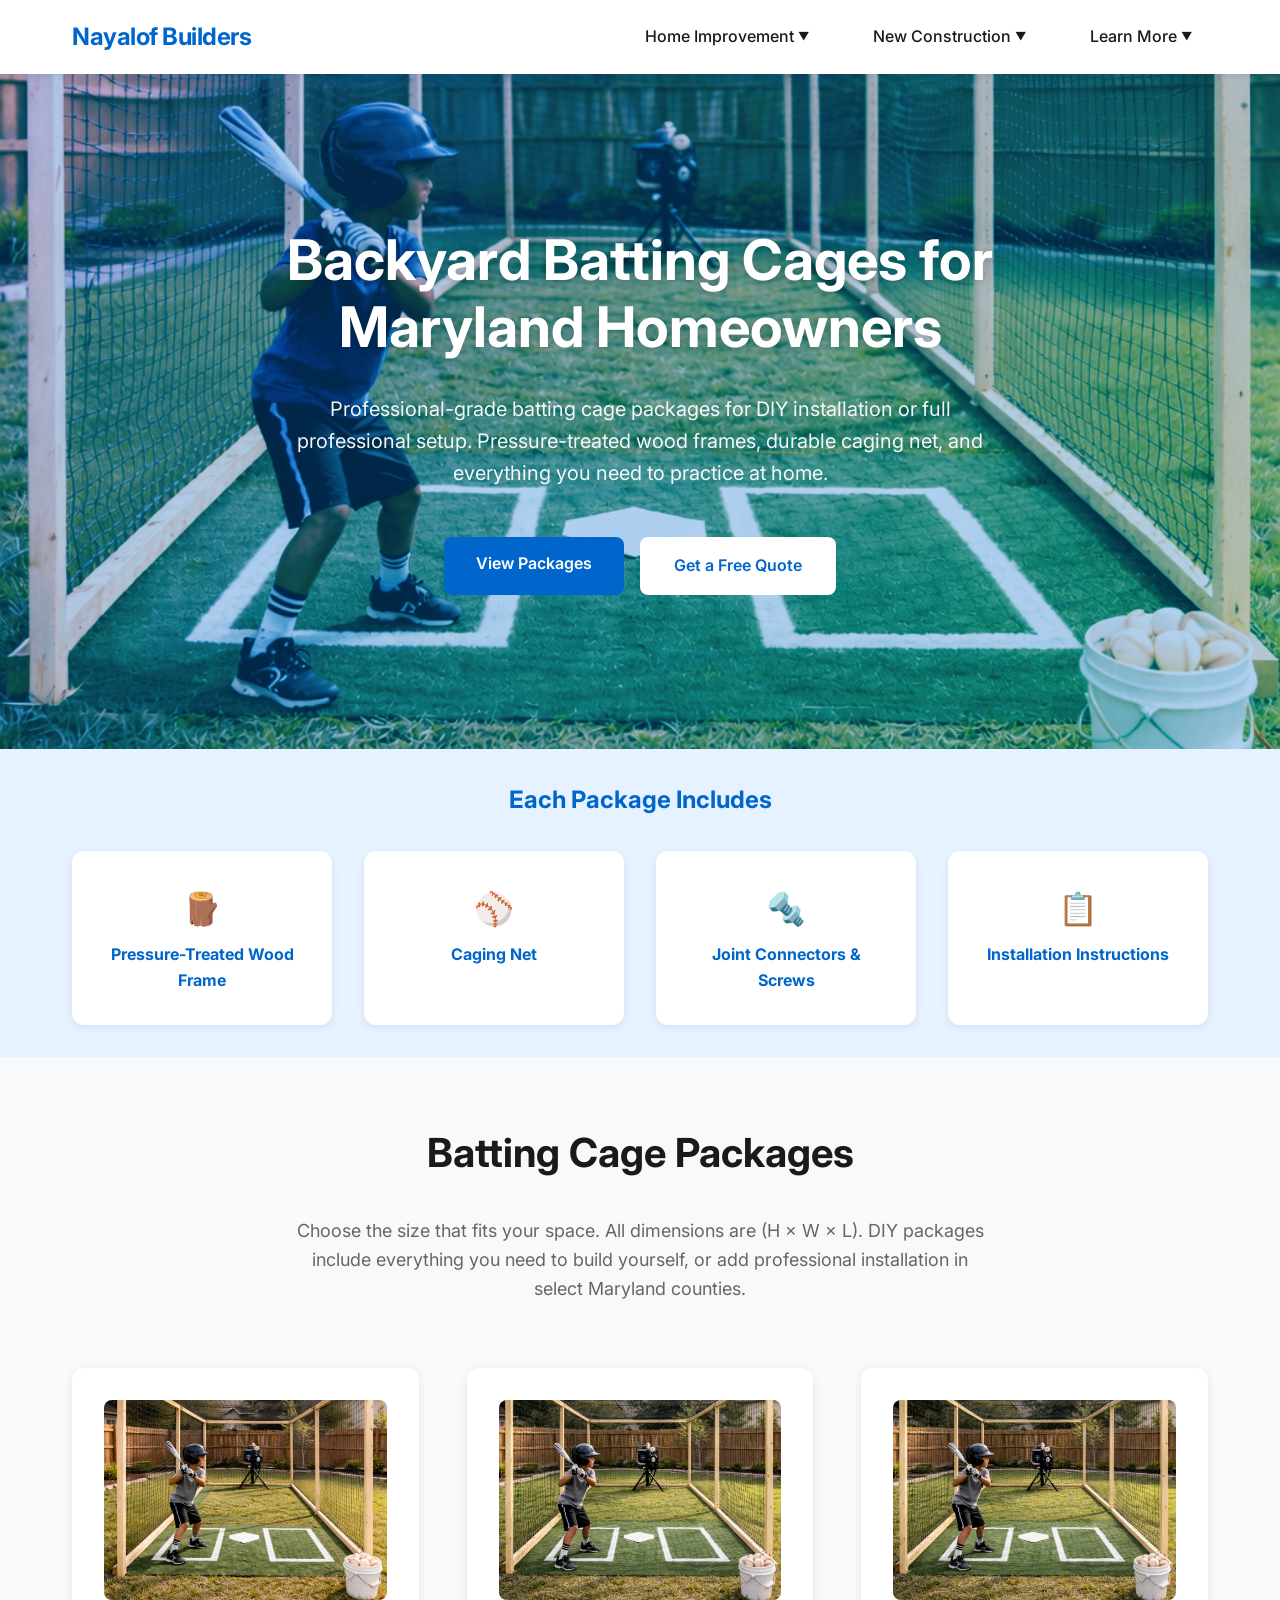
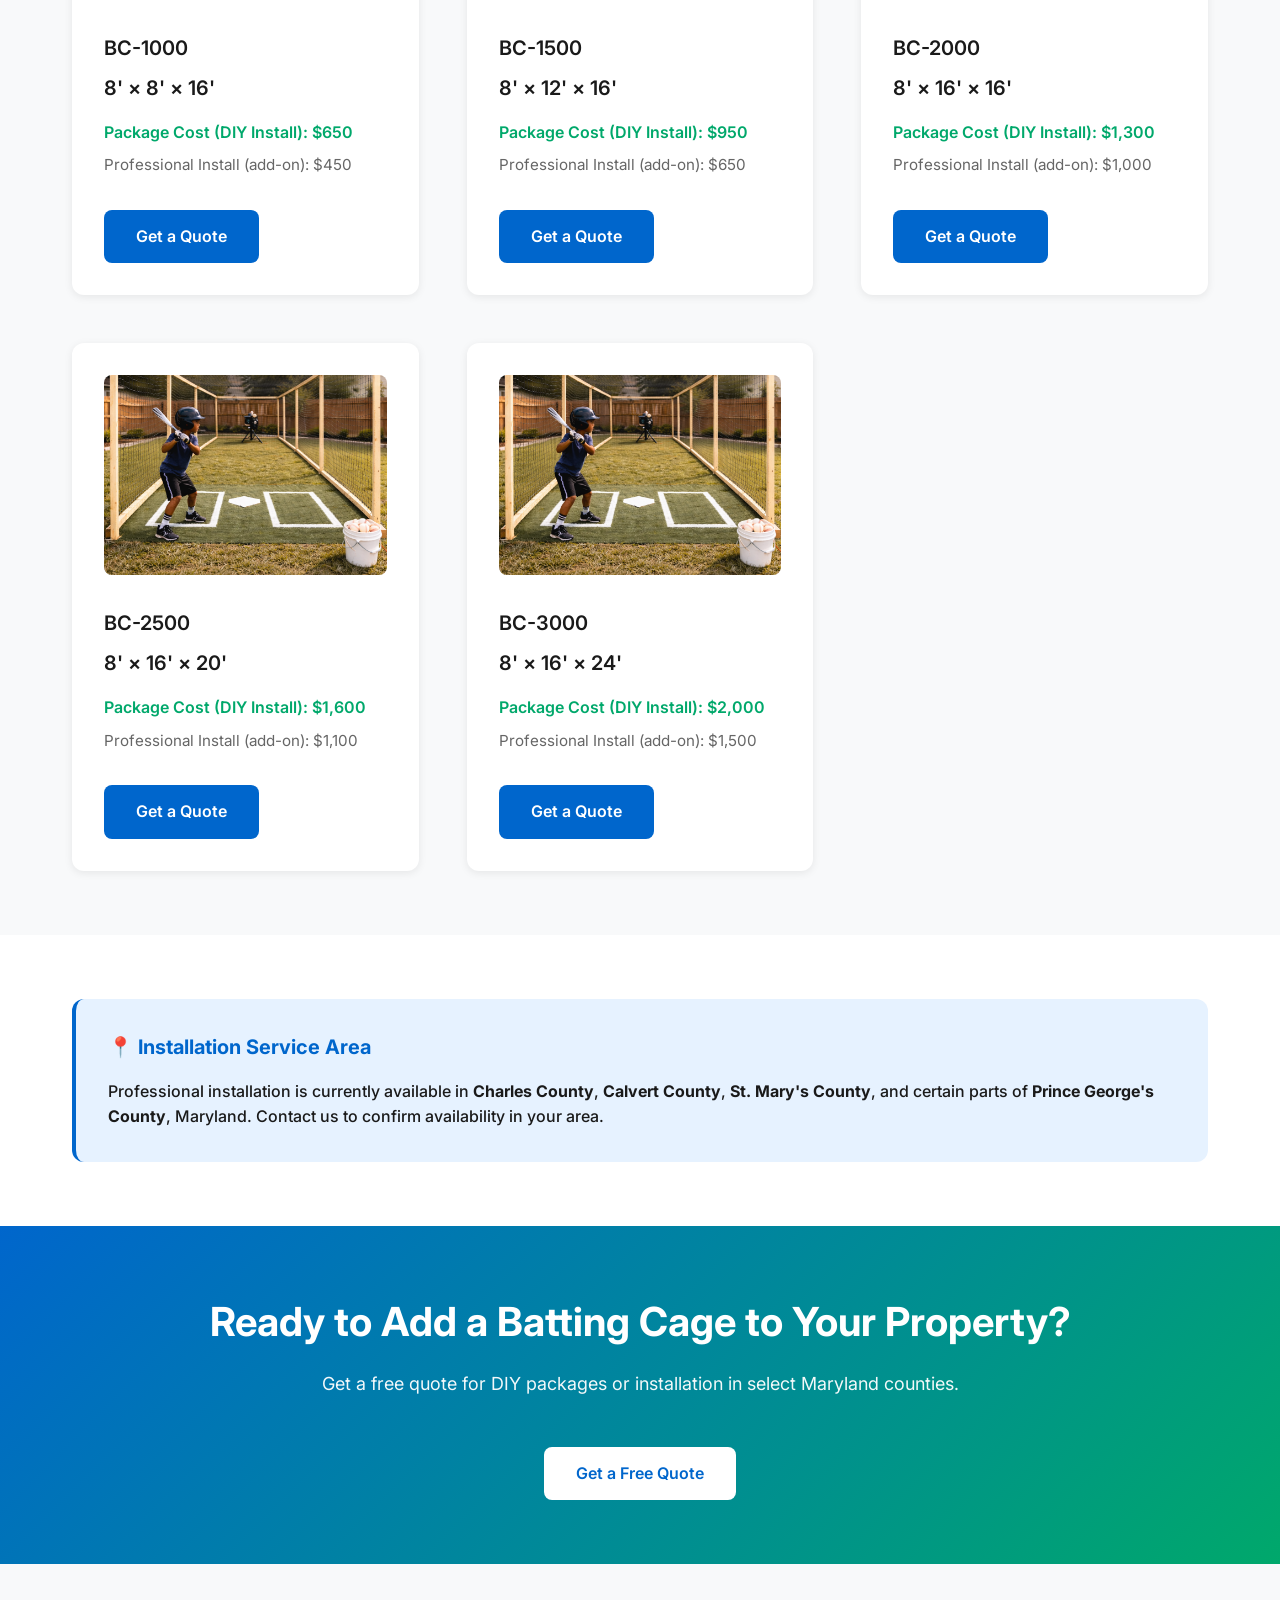
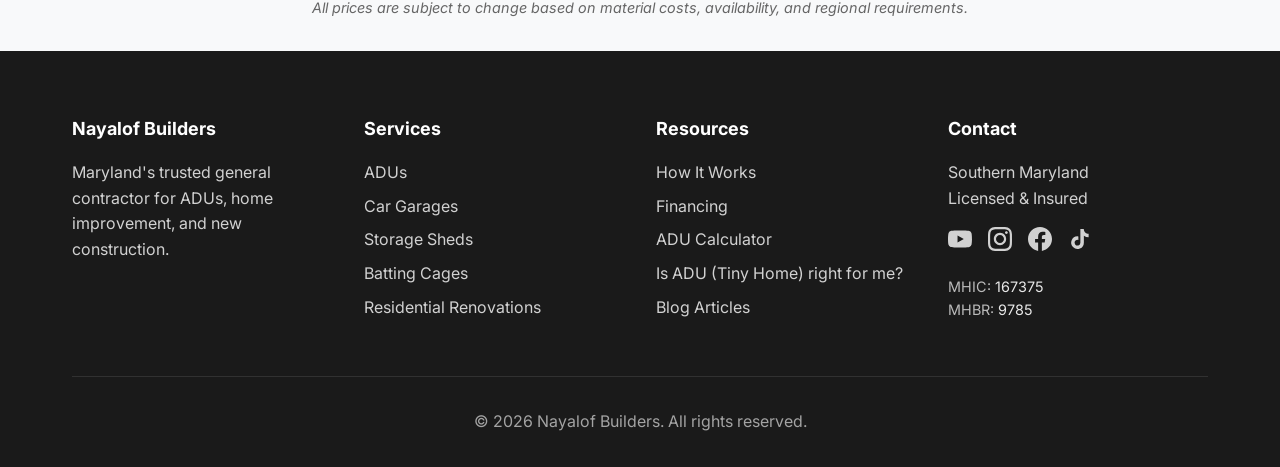
<file: batting-cage.html>
<!doctype html>
<html lang="en">
  <head>
    <meta charset="UTF-8" />
    <meta name="viewport" content="width=device-width, initial-scale=1.0" />
    <link rel="icon" type="image/png" href="images/Favicon.png" />
    <title>Backyard Batting Cages - Nayalof Builders</title>
    <link rel="stylesheet" href="styles.css" />
    <link rel="preconnect" href="https://fonts.googleapis.com" />
    <link rel="preconnect" href="https://fonts.gstatic.com" crossorigin />
    <link
      href="https://fonts.googleapis.com/css2?family=Inter:wght@300;400;500;600;700&display=swap"
      rel="stylesheet"
    />
    <!-- Google tag (gtag.js) -->
    <script
      async
      src="https://www.googletagmanager.com/gtag/js?id=G-D4FJPPKP7V"
    ></script>
    <script>
      window.dataLayer = window.dataLayer || [];
      function gtag() {
        dataLayer.push(arguments);
      }
      gtag("js", new Date());

      gtag("config", "G-D4FJPPKP7V");
    </script>
  </head>
  <body>
    <!-- Navigation -->
    <nav class="navbar">
      <div class="nav-container">
        <a href="index.html" class="logo">Nayalof Builders</a>
        <ul class="nav-menu">
          <li class="nav-item dropdown">
            <a href="#" class="nav-link"
              >Home Improvement <span class="dropdown-arrow">▼</span></a
            >
            <ul class="dropdown-menu">
              <li><a href="shed.html">Storage Shed</a></li>
              <li><a href="batting-cage.html">Batting Cage</a></li>
              <li>
                <a href="residential-renovations.html"
                  >Residential Renovations</a
                >
              </li>
            </ul>
          </li>
          <li class="nav-item dropdown">
            <a href="#" class="nav-link"
              >New Construction <span class="dropdown-arrow">▼</span></a
            >
            <ul class="dropdown-menu">
              <li>
                <a href="adu.html">Accessory Dwelling Unit (Granny-Flat)</a>
              </li>
              <li>
                <a href="index.html#car-garage"
                  >Car Garage
                  <img
                    src="images/ComingSoon.png"
                    alt="Coming Soon"
                    style="
                      height: 32px;
                      vertical-align: middle;
                      margin-left: 4px;
                    "
                /></a>
              </li>
              <li>
                <a href="index.html#single-family"
                  >Single-Family Residential
                  <img
                    src="images/ComingSoon.png"
                    alt="Coming Soon"
                    style="
                      height: 32px;
                      vertical-align: middle;
                      margin-left: 4px;
                    "
                /></a>
              </li>
            </ul>
          </li>
          <li class="nav-item dropdown">
            <a href="#" class="nav-link"
              >Learn More <span class="dropdown-arrow">▼</span></a
            >
            <ul class="dropdown-menu">
              <li><a href="how-it-works.html">How It Works</a></li>
              <li><a href="calculator.html">ADU Calculator</a></li>
              <li><a href="financing.html">Financing</a></li>
              <li>
                <a href="Questionnaire_NewConstruction.html"
                  >Is ADU (Tiny Home) right for me?</a
                >
              </li>
            </ul>
          </li>
        </ul>
        <div class="hamburger">
          <span></span>
          <span></span>
          <span></span>
        </div>
      </div>
    </nav>

    <!-- Hero Section -->
    <section
      class="hero"
      style="
        background-image:
          linear-gradient(
            135deg,
            rgba(0, 102, 204, 0.85) 0%,
            rgba(0, 168, 107, 0.85) 100%
          ),
          url(&quot;images/Boy_pitching_8x16x24.png&quot;);
        background-size: cover;
        background-position: center;
      "
    >
      <div class="hero-content">
        <h1 class="hero-title">
          Backyard Batting Cages for Maryland Homeowners
        </h1>
        <p class="hero-subtitle">
          Professional-grade batting cage packages for DIY installation or full
          professional setup. Pressure-treated wood frames, durable caging net,
          and everything you need to practice at home.
        </p>
        <div class="hero-buttons">
          <a href="#batting-packages" class="btn btn-primary">View Packages</a>
          <a href="Questionnaire_HomeImprovement.html" class="btn btn-secondary"
            >Get a Free Quote</a
          >
        </div>
      </div>
    </section>

    <!-- What's Included Banner -->
    <section
      class="section"
      style="
        background: var(--primary-blue-light);
        padding: var(--spacing-md) 0;
      "
    >
      <div class="container">
        <h2
          style="
            text-align: center;
            color: var(--primary-blue);
            margin-bottom: var(--spacing-md);
          "
        >
          Each Package Includes
        </h2>
        <div
          style="
            display: grid;
            grid-template-columns: repeat(auto-fit, minmax(200px, 1fr));
            gap: var(--spacing-md);
            text-align: center;
          "
        >
          <div
            style="
              padding: var(--spacing-md);
              background: white;
              border-radius: var(--radius-lg);
              box-shadow: var(--shadow-sm);
            "
          >
            <span style="font-size: 2rem">🪵</span>
            <h3
              style="
                color: var(--primary-blue);
                font-size: 1rem;
                margin-top: var(--spacing-xs);
              "
            >
              Pressure-Treated Wood Frame
            </h3>
          </div>
          <div
            style="
              padding: var(--spacing-md);
              background: white;
              border-radius: var(--radius-lg);
              box-shadow: var(--shadow-sm);
            "
          >
            <span style="font-size: 2rem">⚾</span>
            <h3
              style="
                color: var(--primary-blue);
                font-size: 1rem;
                margin-top: var(--spacing-xs);
              "
            >
              Caging Net
            </h3>
          </div>
          <div
            style="
              padding: var(--spacing-md);
              background: white;
              border-radius: var(--radius-lg);
              box-shadow: var(--shadow-sm);
            "
          >
            <span style="font-size: 2rem">🔩</span>
            <h3
              style="
                color: var(--primary-blue);
                font-size: 1rem;
                margin-top: var(--spacing-xs);
              "
            >
              Joint Connectors & Screws
            </h3>
          </div>
          <div
            style="
              padding: var(--spacing-md);
              background: white;
              border-radius: var(--radius-lg);
              box-shadow: var(--shadow-sm);
            "
          >
            <span style="font-size: 2rem">📋</span>
            <h3
              style="
                color: var(--primary-blue);
                font-size: 1rem;
                margin-top: var(--spacing-xs);
              "
            >
              Installation Instructions
            </h3>
          </div>
        </div>
      </div>
    </section>

    <!-- Batting Cage Packages Section -->
    <section
      id="batting-packages"
      class="section"
      style="background: var(--bg-light)"
    >
      <div class="container">
        <h2 class="section-title">Batting Cage Packages</h2>
        <p class="section-intro">
          Choose the size that fits your space. All dimensions are (H × W × L).
          DIY packages include everything you need to build yourself, or add
          professional installation in select Maryland counties.
        </p>

        <div
          style="
            display: grid;
            grid-template-columns: repeat(auto-fit, minmax(280px, 1fr));
            gap: var(--spacing-lg);
            margin-top: var(--spacing-xl);
          "
        >
          <!-- Package 1: BC-1000 8x8x16 -->
          <div class="benefit-card" style="overflow: hidden">
            <div
              style="
                width: 100%;
                height: 200px;
                overflow: hidden;
                border-radius: var(--radius-md);
                margin-bottom: var(--spacing-md);
              "
            >
              <img
                src="images/Boy_pitching_8x8x16.png"
                alt="Batting cage BC-1000 8x8x16"
                style="width: 100%; height: 100%; object-fit: cover"
              />
            </div>
            <p
              style="
                font-size: 1.25rem;
                font-weight: 600;
                margin-bottom: var(--spacing-xs);
              "
            >
              BC-1000
            </p>
            <h3
              style="
                font-size: 1.25rem;
                font-weight: 600;
                margin-bottom: var(--spacing-sm);
              "
            >
              8' × 8' × 16'
            </h3>
            <div style="margin: var(--spacing-sm) 0">
              <p
                style="
                  font-weight: 600;
                  color: var(--secondary-green);
                  margin-bottom: var(--spacing-xs);
                "
              >
                Package Cost (DIY Install): $650
              </p>
              <p style="font-size: 0.95rem; color: var(--text-gray)">
                Professional Install (add-on): $450
              </p>
            </div>
            <a
              href="Questionnaire_HomeImprovement.html"
              class="btn btn-primary"
              style="margin-top: var(--spacing-sm)"
              >Get a Quote</a
            >
          </div>

          <!-- Package 2: BC-1500 8x12x16 -->
          <div class="benefit-card" style="overflow: hidden">
            <div
              style="
                width: 100%;
                height: 200px;
                overflow: hidden;
                border-radius: var(--radius-md);
                margin-bottom: var(--spacing-md);
              "
            >
              <img
                src="images/Boy_pitching_8x12x16.png"
                alt="Batting cage BC-1500 8x12x16"
                style="width: 100%; height: 100%; object-fit: cover"
              />
            </div>
            <p
              style="
                font-size: 1.25rem;
                font-weight: 600;
                margin-bottom: var(--spacing-xs);
              "
            >
              BC-1500
            </p>
            <h3
              style="
                font-size: 1.25rem;
                font-weight: 600;
                margin-bottom: var(--spacing-sm);
              "
            >
              8' × 12' × 16'
            </h3>
            <div style="margin: var(--spacing-sm) 0">
              <p
                style="
                  font-weight: 600;
                  color: var(--secondary-green);
                  margin-bottom: var(--spacing-xs);
                "
              >
                Package Cost (DIY Install): $950
              </p>
              <p style="font-size: 0.95rem; color: var(--text-gray)">
                Professional Install (add-on): $650
              </p>
            </div>
            <a
              href="Questionnaire_HomeImprovement.html"
              class="btn btn-primary"
              style="margin-top: var(--spacing-sm)"
              >Get a Quote</a
            >
          </div>

          <!-- Package 3: BC-2000 8x16x16 -->
          <div class="benefit-card" style="overflow: hidden">
            <div
              style="
                width: 100%;
                height: 200px;
                overflow: hidden;
                border-radius: var(--radius-md);
                margin-bottom: var(--spacing-md);
              "
            >
              <img
                src="images/Boy_pitching_8x16x16.png"
                alt="Batting cage BC-2000 8x16x16"
                style="width: 100%; height: 100%; object-fit: cover"
              />
            </div>
            <p
              style="
                font-size: 1.25rem;
                font-weight: 600;
                margin-bottom: var(--spacing-xs);
              "
            >
              BC-2000
            </p>
            <h3
              style="
                font-size: 1.25rem;
                font-weight: 600;
                margin-bottom: var(--spacing-sm);
              "
            >
              8' × 16' × 16'
            </h3>
            <div style="margin: var(--spacing-sm) 0">
              <p
                style="
                  font-weight: 600;
                  color: var(--secondary-green);
                  margin-bottom: var(--spacing-xs);
                "
              >
                Package Cost (DIY Install): $1,300
              </p>
              <p style="font-size: 0.95rem; color: var(--text-gray)">
                Professional Install (add-on): $1,000
              </p>
            </div>
            <a
              href="Questionnaire_HomeImprovement.html"
              class="btn btn-primary"
              style="margin-top: var(--spacing-sm)"
              >Get a Quote</a
            >
          </div>

          <!-- Package 4: BC-2500 8x16x20 -->
          <div class="benefit-card" style="overflow: hidden">
            <div
              style="
                width: 100%;
                height: 200px;
                overflow: hidden;
                border-radius: var(--radius-md);
                margin-bottom: var(--spacing-md);
              "
            >
              <img
                src="images/Boy_pitching_8x16x20.png"
                alt="Batting cage BC-2500 8x16x20"
                style="width: 100%; height: 100%; object-fit: cover"
              />
            </div>
            <p
              style="
                font-size: 1.25rem;
                font-weight: 600;
                margin-bottom: var(--spacing-xs);
              "
            >
              BC-2500
            </p>
            <h3
              style="
                font-size: 1.25rem;
                font-weight: 600;
                margin-bottom: var(--spacing-sm);
              "
            >
              8' × 16' × 20'
            </h3>
            <div style="margin: var(--spacing-sm) 0">
              <p
                style="
                  font-weight: 600;
                  color: var(--secondary-green);
                  margin-bottom: var(--spacing-xs);
                "
              >
                Package Cost (DIY Install): $1,600
              </p>
              <p style="font-size: 0.95rem; color: var(--text-gray)">
                Professional Install (add-on): $1,100
              </p>
            </div>
            <a
              href="Questionnaire_HomeImprovement.html"
              class="btn btn-primary"
              style="margin-top: var(--spacing-sm)"
              >Get a Quote</a
            >
          </div>

          <!-- Package 5: BC-3000 8x16x24 -->
          <div class="benefit-card" style="overflow: hidden">
            <div
              style="
                width: 100%;
                height: 200px;
                overflow: hidden;
                border-radius: var(--radius-md);
                margin-bottom: var(--spacing-md);
              "
            >
              <img
                src="images/Boy_pitching_8x16x24.png"
                alt="Batting cage BC-3000 8x16x24"
                style="width: 100%; height: 100%; object-fit: cover"
              />
            </div>
            <p
              style="
                font-size: 1.25rem;
                font-weight: 600;
                margin-bottom: var(--spacing-xs);
              "
            >
              BC-3000
            </p>
            <h3
              style="
                font-size: 1.25rem;
                font-weight: 600;
                margin-bottom: var(--spacing-sm);
              "
            >
              8' × 16' × 24'
            </h3>
            <div style="margin: var(--spacing-sm) 0">
              <p
                style="
                  font-weight: 600;
                  color: var(--secondary-green);
                  margin-bottom: var(--spacing-xs);
                "
              >
                Package Cost (DIY Install): $2,000
              </p>
              <p style="font-size: 0.95rem; color: var(--text-gray)">
                Professional Install (add-on): $1,500
              </p>
            </div>
            <a
              href="Questionnaire_HomeImprovement.html"
              class="btn btn-primary"
              style="margin-top: var(--spacing-sm)"
              >Get a Quote</a
            >
          </div>
        </div>
      </div>
    </section>

    <!-- Installation Service Notice -->
    <section class="section">
      <div class="container">
        <div
          class="education-card"
          style="
            background: var(--primary-blue-light);
            border-left: 4px solid var(--primary-blue);
          "
        >
          <h3
            style="color: var(--primary-blue); margin-bottom: var(--spacing-sm)"
          >
            📍 Installation Service Area
          </h3>
          <p style="color: var(--text-dark); font-weight: 500">
            Professional installation is currently available in
            <strong>Charles County</strong>, <strong>Calvert County</strong>,
            <strong>St. Mary's County</strong>, and certain parts of
            <strong>Prince George's County</strong>, Maryland. Contact us to
            confirm availability in your area.
          </p>
        </div>
      </div>
    </section>

    <!-- Call-to-Action Section -->
    <section id="cta" class="section cta-section">
      <div class="container">
        <div class="cta-content">
          <h2>Ready to Add a Batting Cage to Your Property?</h2>
          <p>
            Get a free quote for DIY packages or installation in select Maryland
            counties.
          </p>
          <div class="cta-buttons">
            <a href="Questionnaire_HomeImprovement.html" class="btn btn-primary"
              >Get a Free Quote</a
            >
          </div>
        </div>
      </div>
    </section>

    <!-- Pricing Disclaimer -->
    <section
      class="section"
      style="background: var(--bg-light); padding: var(--spacing-md) 0"
    >
      <div class="container">
        <p
          style="text-align: center; color: var(--text-gray); font-size: 0.9rem"
        >
          <em
            >All prices are subject to change based on material costs,
            availability, and regional requirements.</em
          >
        </p>
      </div>
    </section>

    <!-- Footer -->
    <footer class="footer">
      <div class="container">
        <div class="footer-content">
          <div class="footer-section">
            <h4>Nayalof Builders</h4>
            <p>
              Maryland's trusted general contractor for ADUs, home improvement,
              and new construction.
            </p>
          </div>
          <div class="footer-section">
            <h4>Services</h4>
            <ul>
              <li><a href="adu.html">ADUs</a></li>
              <li><a href="index.html#car-garage">Car Garages</a></li>
              <li><a href="shed.html">Storage Sheds</a></li>
              <li><a href="batting-cage.html">Batting Cages</a></li>
              <li>
                <a href="residential-renovations.html"
                  >Residential Renovations</a
                >
              </li>
            </ul>
          </div>
          <div class="footer-section">
            <h4>Resources</h4>
            <ul>
              <li><a href="how-it-works.html">How It Works</a></li>
              <li><a href="financing.html">Financing</a></li>
              <li><a href="calculator.html">ADU Calculator</a></li>
              <li>
                <a href="Questionnaire_NewConstruction.html"
                  >Is ADU (Tiny Home) right for me?</a
                >
              </li>
              <li><a href="blog.html">Blog Articles</a></li>
            </ul>
          </div>
          <div class="footer-section">
            <h4>Contact</h4>
            <p>Southern Maryland</p>
            <p>Licensed & Insured</p>
            <div
              style="
                margin-top: var(--spacing-sm);
                display: flex;
                gap: var(--spacing-sm);
                align-items: center;
              "
            >
              <a
                href="https://www.youtube.com/@NayalofBuilders"
                target="_blank"
                rel="noopener noreferrer"
                style="
                  color: rgba(255, 255, 255, 0.8);
                  text-decoration: none;
                  transition: color 0.2s;
                "
                title="YouTube"
                onmouseover="this.style.color = '#FF0000'"
                onmouseout="this.style.color = 'rgba(255, 255, 255, 0.8)'"
              >
                <svg
                  width="24"
                  height="24"
                  viewBox="0 0 24 24"
                  fill="currentColor"
                  xmlns="http://www.w3.org/2000/svg"
                >
                  <path
                    d="M23.498 6.186a3.016 3.016 0 0 0-2.122-2.136C19.505 3.545 12 3.545 12 3.545s-7.505 0-9.377.505A3.017 3.017 0 0 0 .502 6.186C0 8.07 0 12 0 12s0 3.93.502 5.814a3.016 3.016 0 0 0 2.122 2.136c1.871.505 9.376.505 9.376.505s7.505 0 9.377-.505a3.015 3.015 0 0 0 2.122-2.136C24 15.93 24 12 24 12s0-3.93-.502-5.814zM9.545 15.568V8.432L15.818 12l-6.273 3.568z"
                  />
                </svg>
              </a>
              <a
                href="https://www.instagram.com/nayalofbuilders/"
                target="_blank"
                rel="noopener noreferrer"
                style="
                  color: rgba(255, 255, 255, 0.8);
                  text-decoration: none;
                  transition: color 0.2s;
                "
                title="Instagram"
                onmouseover="this.style.color = '#E4405F'"
                onmouseout="this.style.color = 'rgba(255, 255, 255, 0.8)'"
              >
                <svg
                  width="24"
                  height="24"
                  viewBox="0 0 24 24"
                  fill="currentColor"
                  xmlns="http://www.w3.org/2000/svg"
                >
                  <path
                    d="M12 2.163c3.204 0 3.584.012 4.85.07 3.252.148 4.771 1.691 4.919 4.919.058 1.265.069 1.645.069 4.849 0 3.205-.012 3.584-.069 4.849-.149 3.225-1.664 4.771-4.919 4.919-1.266.058-1.644.07-4.85.07-3.204 0-3.584-.012-4.849-.07-3.26-.149-4.771-1.699-4.919-4.92-.058-1.265-.07-1.644-.07-4.849 0-3.204.013-3.583.07-4.849.149-3.227 1.664-4.771 4.919-4.919 1.266-.057 1.645-.069 4.849-.069zm0-2.163c-3.259 0-3.667.014-4.947.072-4.358.2-6.78 2.618-6.98 6.98-.059 1.281-.073 1.689-.073 4.948 0 3.259.014 3.668.072 4.948.2 4.358 2.618 6.78 6.98 6.98 1.281.058 1.689.072 4.948.072 3.259 0 3.668-.014 4.948-.072 4.354-.2 6.782-2.618 6.979-6.98.059-1.28.073-1.689.073-4.948 0-3.259-.014-3.667-.072-4.947-.196-4.354-2.617-6.78-6.979-6.98-1.281-.059-1.69-.073-4.949-.073zm0 5.838c-3.403 0-6.162 2.759-6.162 6.162s2.759 6.163 6.162 6.163 6.162-2.759 6.162-6.163c0-3.403-2.759-6.162-6.162-6.162zm0 10.162c-2.209 0-4-1.79-4-4 0-2.209 1.791-4 4-4s4 1.791 4 4c0 2.21-1.791 4-4 4zm6.406-11.845c-.796 0-1.441.645-1.441 1.44s.645 1.44 1.441 1.44c.795 0 1.439-.645 1.439-1.44s-.644-1.44-1.439-1.44z"
                  />
                </svg>
              </a>
              <a
                href="https://www.facebook.com/people/Nayalof-Builders/61585540200349/"
                target="_blank"
                rel="noopener noreferrer"
                style="
                  color: rgba(255, 255, 255, 0.8);
                  text-decoration: none;
                  transition: color 0.2s;
                "
                title="Facebook"
                onmouseover="this.style.color = '#1877F2'"
                onmouseout="this.style.color = 'rgba(255, 255, 255, 0.8)'"
              >
                <svg
                  width="24"
                  height="24"
                  viewBox="0 0 24 24"
                  fill="currentColor"
                  xmlns="http://www.w3.org/2000/svg"
                >
                  <path
                    d="M24 12.073c0-6.627-5.373-12-12-12s-12 5.373-12 12c0 5.99 4.388 10.954 10.125 11.854v-8.385H7.078v-3.47h3.047V9.43c0-3.007 1.792-4.669 4.533-4.669 1.312 0 2.686.235 2.686.235v2.953H15.83c-1.491 0-1.956.925-1.956 1.874v2.25h3.328l-.532 3.47h-2.796v8.385C19.612 23.027 24 18.062 24 12.073z"
                  />
                </svg>
              </a>
              <a
                href="https://www.tiktok.com/@nayalofbuilders"
                target="_blank"
                rel="noopener noreferrer"
                style="
                  color: rgba(255, 255, 255, 0.8);
                  text-decoration: none;
                  transition: color 0.2s;
                "
                title="TikTok"
                onmouseover="this.style.color = '#FE2C55'"
                onmouseout="this.style.color = 'rgba(255, 255, 255, 0.8)'"
              >
                <svg
                  width="24"
                  height="24"
                  viewBox="0 0 24 24"
                  fill="currentColor"
                  xmlns="http://www.w3.org/2000/svg"
                >
                  <path
                    d="M19.59 6.69a4.83 4.83 0 0 1-3.77-4.25V2h-3.45v13.67a2.89 2.89 0 0 1-5.2 1.74 2.89 2.89 0 0 1 2.31-4.64 2.93 2.93 0 0 1 .88.13V9.4a6.84 6.84 0 0 0-1-.05A6.33 6.33 0 0 0 5 20.1a6.34 6.34 0 0 0 10.86-4.43v-7a8.16 8.16 0 0 0 4.77 1.52v-3.4a4.85 4.85 0 0 1-1-.1z"
                  />
                </svg>
              </a>
            </div>
            <p
              style="
                margin-top: var(--spacing-sm);
                font-size: 0.9rem;
                color: rgba(255, 255, 255, 0.7);
              "
            >
              MHIC: <span style="color: rgba(255, 255, 255, 0.9)">167375</span>
            </p>
            <p style="font-size: 0.9rem; color: rgba(255, 255, 255, 0.7)">
              MHBR: <span style="color: rgba(255, 255, 255, 0.9)">9785</span>
            </p>
          </div>
        </div>
        <div class="footer-bottom">
          <p>
            &copy; <span id="copyright-year">2026</span> Nayalof Builders. All
            rights reserved.
          </p>
        </div>
      </div>
    </footer>

    <script src="script.js"></script>
  </body>
</html>
</file>
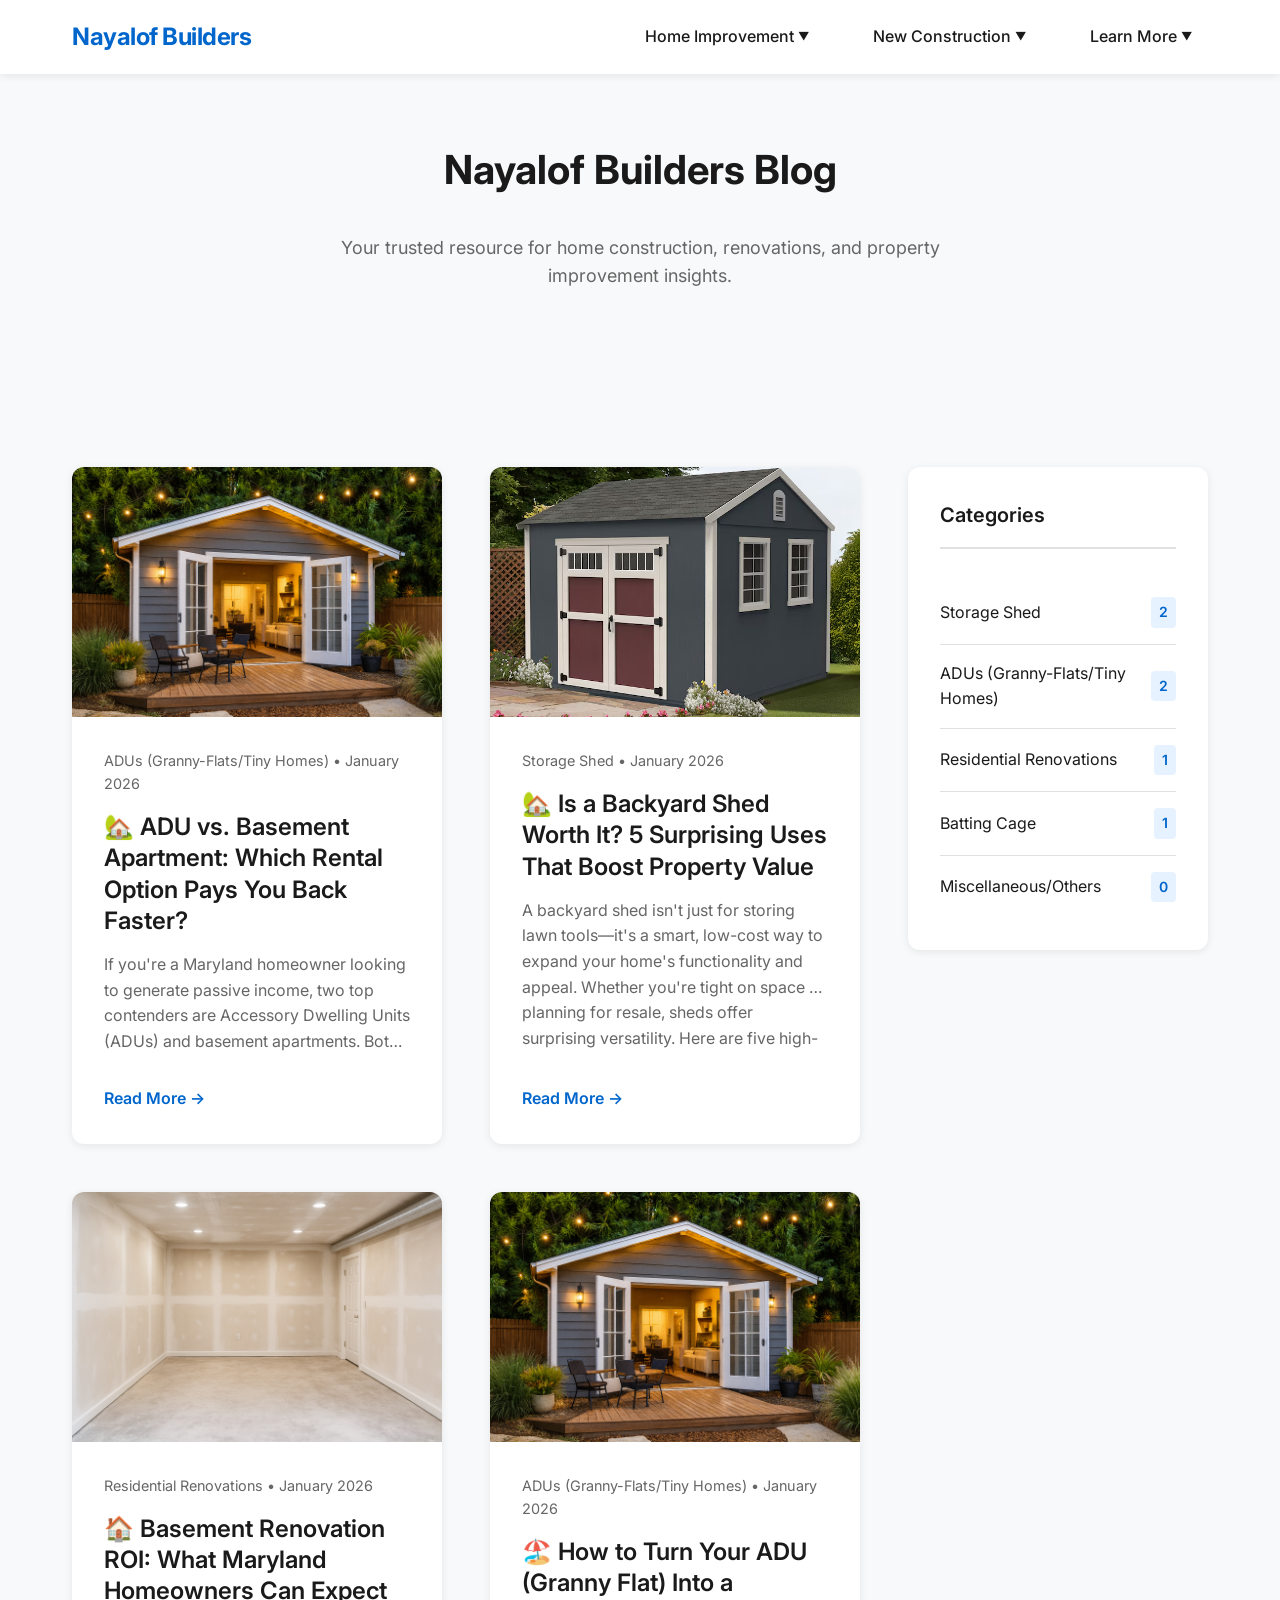
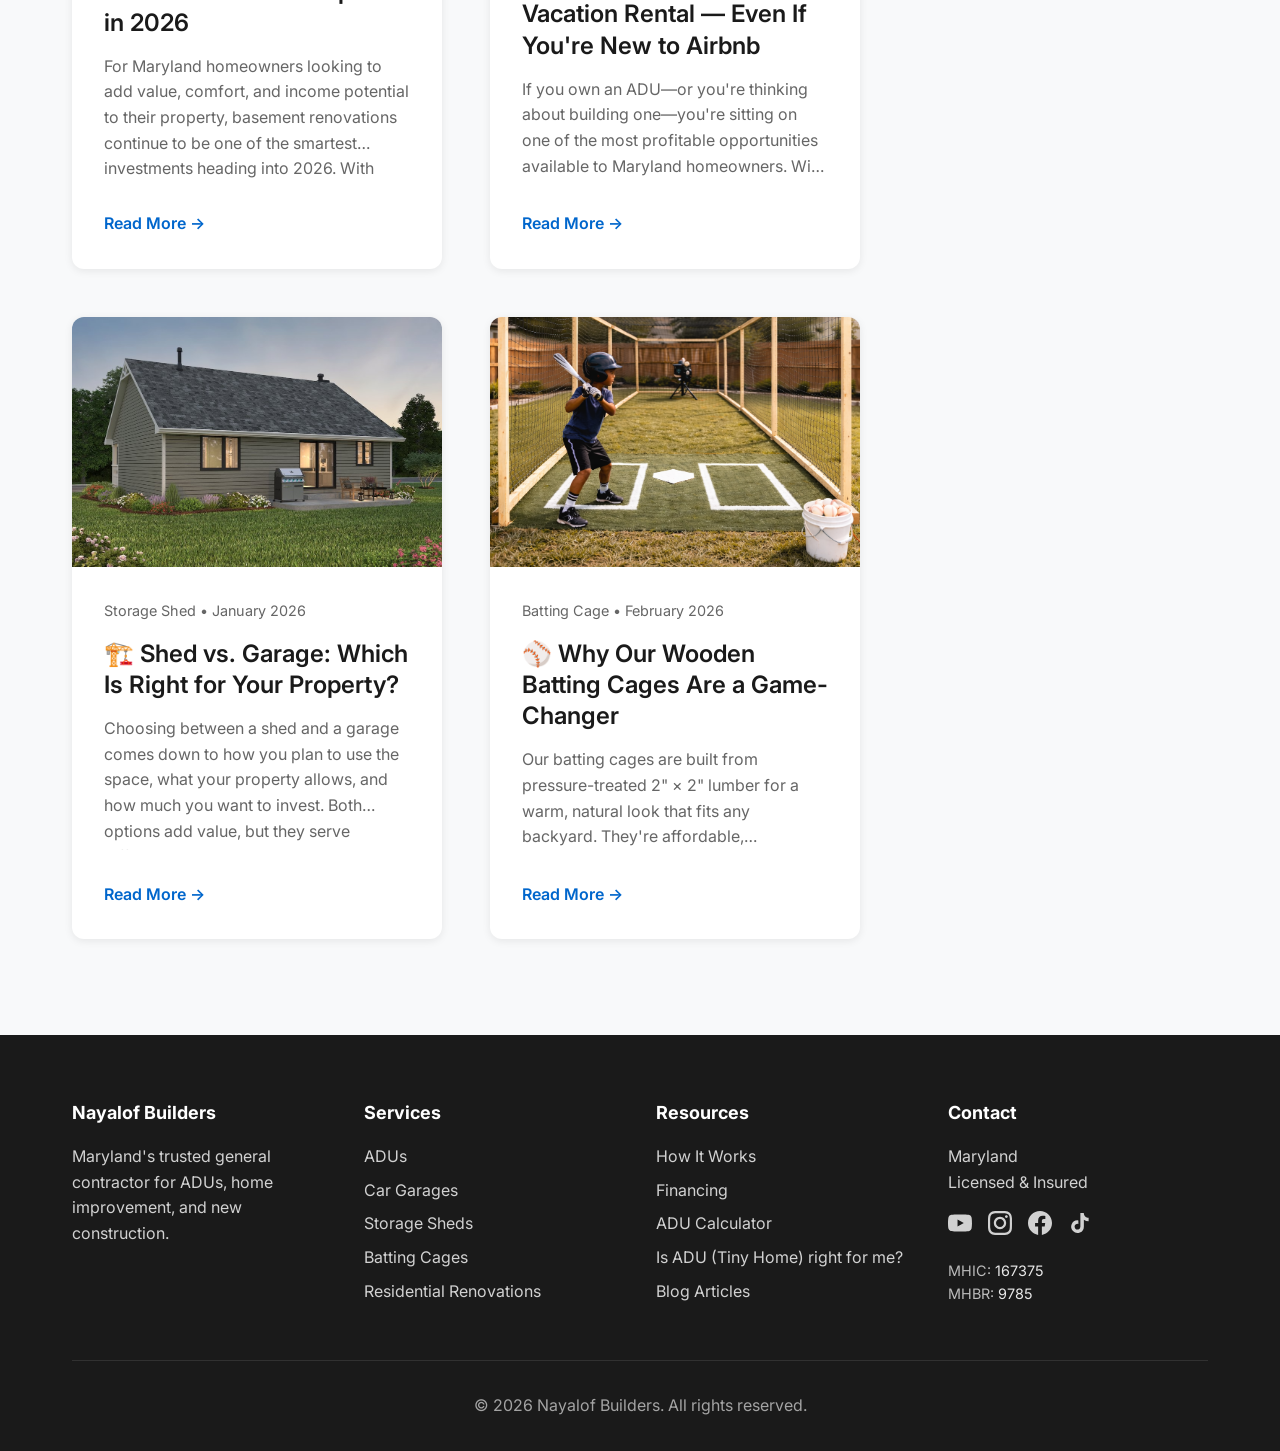
<file: blog.html>
<!doctype html>
<html lang="en">
  <head>
    <meta charset="UTF-8" />
    <meta name="viewport" content="width=device-width, initial-scale=1.0" />
    <link rel="icon" type="image/png" href="images/Favicon.png" />
    <title>Blog - Nayalof Builders</title>
    <link rel="stylesheet" href="styles.css" />
    <link rel="preconnect" href="https://fonts.googleapis.com" />
    <link rel="preconnect" href="https://fonts.gstatic.com" crossorigin />
    <link
      href="https://fonts.googleapis.com/css2?family=Inter:wght@300;400;500;600;700&display=swap"
      rel="stylesheet"
    />
    <style>
      .blog-container {
        max-width: 1200px;
        margin: 0 auto;
        padding: var(--spacing-md);
        display: grid;
        grid-template-columns: 1fr 300px;
        gap: var(--spacing-lg);
      }
      .blog-main {
        min-width: 0;
        display: grid;
        grid-template-columns: repeat(2, 1fr);
        gap: var(--spacing-lg);
      }
      @media (max-width: 768px) {
        .blog-main {
          grid-template-columns: 1fr;
        }
      }
      .blog-sidebar {
        min-width: 0;
      }
      .blog-post-card {
        background: white;
        border-radius: var(--radius-lg);
        box-shadow: var(--shadow-sm);
        overflow: hidden;
        transition:
          transform 0.3s,
          box-shadow 0.3s;
        display: flex;
        flex-direction: column;
      }
      .blog-post-card:hover {
        transform: translateY(-4px);
        box-shadow: var(--shadow-md);
      }
      .blog-post-image {
        width: 100%;
        height: 250px;
        object-fit: cover;
      }
      .blog-post-content {
        padding: var(--spacing-md);
      }
      .blog-post-meta {
        color: var(--text-gray);
        font-size: 0.9rem;
        margin-bottom: var(--spacing-sm);
      }
      .blog-post-title {
        font-size: 1.5rem;
        font-weight: 600;
        color: var(--text-dark);
        margin-bottom: var(--spacing-sm);
        line-height: 1.3;
      }
      .blog-post-excerpt {
        color: var(--text-gray);
        line-height: 1.6;
        margin-bottom: var(--spacing-md);
        overflow: hidden;
        display: -webkit-box;
        -webkit-line-clamp: 4;
        -webkit-box-orient: vertical;
      }
      .blog-read-more {
        display: inline-block;
        color: var(--primary-blue);
        text-decoration: none;
        font-weight: 600;
        transition: color 0.3s;
      }
      .blog-read-more:hover {
        color: var(--primary-blue-dark);
      }
      .sidebar-widget {
        background: white;
        border-radius: var(--radius-lg);
        box-shadow: var(--shadow-sm);
        padding: var(--spacing-md);
        margin-bottom: var(--spacing-md);
      }
      .sidebar-widget h3 {
        font-size: 1.25rem;
        font-weight: 600;
        color: var(--text-dark);
        margin-bottom: var(--spacing-md);
        padding-bottom: var(--spacing-sm);
        border-bottom: 2px solid var(--border-color);
      }
      .category-list {
        list-style: none;
        padding: 0;
        margin: 0;
      }
      .category-item {
        padding: var(--spacing-sm) 0;
        border-bottom: 1px solid var(--border-color);
      }
      .category-item:last-child {
        border-bottom: none;
      }
      .category-link {
        color: var(--text-dark);
        text-decoration: none;
        display: flex;
        justify-content: space-between;
        align-items: center;
        transition: color 0.3s;
      }
      .category-link:hover {
        color: var(--primary-blue);
      }
      .category-count {
        background: var(--primary-blue-light);
        color: var(--primary-blue);
        padding: 0.25rem 0.5rem;
        border-radius: var(--radius-sm);
        font-size: 0.875rem;
        font-weight: 600;
      }
      @media (max-width: 968px) {
        .blog-container {
          grid-template-columns: 1fr;
        }
        .blog-sidebar {
          order: -1;
        }
      }
    </style>
    <!-- Google tag (gtag.js) -->
    <script
      async
      src="https://www.googletagmanager.com/gtag/js?id=G-D4FJPPKP7V"
    ></script>
    <script>
      window.dataLayer = window.dataLayer || [];
      function gtag() {
        dataLayer.push(arguments);
      }
      gtag("js", new Date());

      gtag("config", "G-D4FJPPKP7V");
    </script>
  </head>
  <body>
    <!-- Navigation -->
    <nav class="navbar">
      <div class="nav-container">
        <a href="index.html" class="logo">Nayalof Builders</a>
        <ul class="nav-menu">
          <li class="nav-item dropdown">
            <a href="#" class="nav-link"
              >Home Improvement <span class="dropdown-arrow">▼</span></a
            >
            <ul class="dropdown-menu">
              <li><a href="shed.html">Storage Shed</a></li>
              <li><a href="batting-cage.html">Batting Cage</a></li>
              <li>
                <a href="residential-renovations.html"
                  >Residential Renovations</a
                >
              </li>
            </ul>
          </li>
          <li class="nav-item dropdown">
            <a href="#" class="nav-link"
              >New Construction <span class="dropdown-arrow">▼</span></a
            >
            <ul class="dropdown-menu">
              <li>
                <a href="adu.html">Accessory Dwelling Unit (Granny-Flat)</a>
              </li>
              <li>
                <a href="index.html#car-garage"
                  >Car Garage
                  <img
                    src="images/ComingSoon.png"
                    alt="Coming Soon"
                    style="
                      height: 32px;
                      vertical-align: middle;
                      margin-left: 4px;
                    "
                /></a>
              </li>
              <li>
                <a href="index.html#single-family"
                  >Single-Family Residential
                  <img
                    src="images/ComingSoon.png"
                    alt="Coming Soon"
                    style="
                      height: 32px;
                      vertical-align: middle;
                      margin-left: 4px;
                    "
                /></a>
              </li>
            </ul>
          </li>
          <li class="nav-item dropdown">
            <a href="#" class="nav-link"
              >Learn More <span class="dropdown-arrow">▼</span></a
            >
            <ul class="dropdown-menu">
              <li><a href="how-it-works.html">How It Works</a></li>
              <li><a href="calculator.html">ADU Calculator</a></li>
              <li><a href="financing.html">Financing</a></li>
              <li>
                <a href="Questionnaire_NewConstruction.html"
                  >Is ADU (Tiny Home) right for me?</a
                >
              </li>
            </ul>
          </li>
        </ul>
        <div class="hamburger">
          <span></span>
          <span></span>
          <span></span>
        </div>
      </div>
    </nav>

    <!-- Hero Section -->
    <section
      class="section"
      style="padding-top: 4rem; background: var(--bg-light)"
    >
      <div class="container">
        <h1 class="section-title">Nayalof Builders Blog</h1>
        <p class="section-intro">
          Your trusted resource for home construction, renovations, and property
          improvement insights.
        </p>
      </div>
    </section>

    <!-- Blog Content -->
    <section
      id="blog-listing"
      class="section"
      style="background: var(--bg-light); padding-top: 2rem"
    >
      <div class="blog-container">
        <!-- Main Blog Content -->
        <div class="blog-main">
          <!-- Blog Post 1: ADU vs Basement -->
          <article class="blog-post-card" data-category="ADUs">
            <img
              src="images/ADU.png"
              alt="Accessory Dwelling Unit"
              class="blog-post-image"
            />
            <div
              class="blog-post-content"
              style="flex: 1; display: flex; flex-direction: column"
            >
              <div class="blog-post-meta">
                ADUs (Granny-Flats/Tiny Homes) • January 2026
              </div>
              <h2 class="blog-post-title">
                🏡 ADU vs. Basement Apartment: Which Rental Option Pays You Back
                Faster?
              </h2>
              <p class="blog-post-excerpt" style="flex: 1">
                If you're a Maryland homeowner looking to generate passive
                income, two top contenders are Accessory Dwelling Units (ADUs)
                and basement apartments. Both can bring in $1,100–$1,500/month
                depending on location, finish quality, and amenities—but the
                path to profitability differs. Compare upfront costs, financing
                options, speed to income, and long-term value to make the right
                choice for your property.
              </p>
              <a href="#blog-adu-vs-basement-article" class="blog-read-more"
                >Read More →</a
              >
            </div>
          </article>

          <!-- Blog Post 2: Backyard Shed -->
          <article class="blog-post-card" data-category="Storage Shed">
            <img
              src="images/HeartlandLancaster.jpg"
              alt="Backyard Shed with String Lights"
              class="blog-post-image"
            />
            <div
              class="blog-post-content"
              style="flex: 1; display: flex; flex-direction: column"
            >
              <div class="blog-post-meta">Storage Shed • January 2026</div>
              <h2 class="blog-post-title">
                🏡 Is a Backyard Shed Worth It? 5 Surprising Uses That Boost
                Property Value
              </h2>
              <p class="blog-post-excerpt" style="flex: 1">
                A backyard shed isn't just for storing lawn tools—it's a smart,
                low-cost way to expand your home's functionality and appeal.
                Whether you're tight on space or planning for resale, sheds
                offer surprising versatility. Here are five high-impact uses:
                Home Office, Workshop, Yoga Studio, Art Studio, and Garden
                Lounge. Most sheds under 200 sq ft in Maryland don't require a
                building permit, though a zoning certificate may be needed. That
                means faster installation—typically 2–3 days—and fewer
                regulatory hurdles. Financing is simple: with 10-year terms at
                10% APR, a $4,799 shed costs around $63/month.
              </p>
              <a href="#blog-shed-article" class="blog-read-more"
                >Read More →</a
              >
            </div>
          </article>

          <!-- Blog Post 3: Basement Renovation ROI -->
          <article
            class="blog-post-card"
            data-category="Residential Renovations"
          >
            <img
              src="images/Basement.png"
              alt="Basement Renovation"
              class="blog-post-image"
            />
            <div
              class="blog-post-content"
              style="flex: 1; display: flex; flex-direction: column"
            >
              <div class="blog-post-meta">
                Residential Renovations • January 2026
              </div>
              <h2 class="blog-post-title">
                🏠 Basement Renovation ROI: What Maryland Homeowners Can Expect
                in 2026
              </h2>
              <p class="blog-post-excerpt" style="flex: 1">
                For Maryland homeowners looking to add value, comfort, and
                income potential to their property, basement renovations
                continue to be one of the smartest investments heading into
                2026. With housing demand still strong and families seeking more
                functional space, a finished basement offers both immediate
                lifestyle benefits and long-term financial returns. Learn why
                basements deliver strong ROI, rental income potential, and
                financing options.
              </p>
              <a href="#blog-basement-roi-article" class="blog-read-more"
                >Read More →</a
              >
            </div>
          </article>

          <!-- Blog Post 4: ADU Vacation Rental -->
          <article class="blog-post-card" data-category="ADUs">
            <img
              src="images/ADU.png"
              alt="ADU Vacation Rental"
              class="blog-post-image"
            />
            <div
              class="blog-post-content"
              style="flex: 1; display: flex; flex-direction: column"
            >
              <div class="blog-post-meta">
                ADUs (Granny-Flats/Tiny Homes) • January 2026
              </div>
              <h2 class="blog-post-title">
                🏖️ How to Turn Your ADU (Granny Flat) Into a Vacation Rental —
                Even If You're New to Airbnb
              </h2>
              <p class="blog-post-excerpt" style="flex: 1">
                If you own an ADU—or you're thinking about building one—you're
                sitting on one of the most profitable opportunities available to
                Maryland homeowners. With millions of visitors traveling to
                Washington D.C., Baltimore, Annapolis, and the Chesapeake Bay,
                short-term rentals are in high demand. A well-designed ADU can
                earn higher nightly rates than traditional long-term rentals,
                especially during peak seasons.
              </p>
              <a href="#blog-adu-vacation-rental-article" class="blog-read-more"
                >Read More →</a
              >
            </div>
          </article>

          <!-- Blog Post 5: Shed vs Garage -->
          <article class="blog-post-card" data-category="Storage Shed">
            <img
              src="images/Shed.png"
              alt="Storage Shed vs Garage Comparison"
              class="blog-post-image"
            />
            <div
              class="blog-post-content"
              style="flex: 1; display: flex; flex-direction: column"
            >
              <div class="blog-post-meta">Storage Shed • January 2026</div>
              <h2 class="blog-post-title">
                🏗️ Shed vs. Garage: Which Is Right for Your Property?
              </h2>
              <p class="blog-post-excerpt" style="flex: 1">
                Choosing between a shed and a garage comes down to how you plan
                to use the space, what your property allows, and how much you
                want to invest. Both options add value, but they serve different
                purposes—and the right choice can save you money while giving
                you exactly the functionality you need. Learn when a shed makes
                more sense versus when a garage is the better investment.
              </p>
              <a href="#blog-shed-vs-garage-article" class="blog-read-more"
                >Read More →</a
              >
            </div>
          </article>

          <!-- Blog Post 6: Wooden Batting Cages -->
          <article class="blog-post-card" data-category="Batting Cage">
            <img
              src="images/Boy_pitching_8x16x24.png"
              alt="Boy pitching in wooden batting cage"
              class="blog-post-image"
            />
            <div
              class="blog-post-content"
              style="flex: 1; display: flex; flex-direction: column"
            >
              <div class="blog-post-meta">Batting Cage • February 2026</div>
              <h2 class="blog-post-title">
                ⚾ Why Our Wooden Batting Cages Are a Game-Changer
              </h2>
              <p class="blog-post-excerpt" style="flex: 1">
                Our batting cages are built from pressure-treated 2" × 2" lumber
                for a warm, natural look that fits any backyard. They're
                affordable, freestanding (no drilling required), and built to
                handle wind, snow, and UV—with a modular design that lets you
                add pitching machines, turf, or backstops over time.
              </p>
              <a href="#blog-batting-cage-article" class="blog-read-more"
                >Read More →</a
              >
            </div>
          </article>
        </div>

        <!-- Sidebar -->
        <aside class="blog-sidebar">
          <div class="sidebar-widget">
            <h3>Categories</h3>
            <ul class="category-list">
              <li class="category-item">
                <a href="#storage-shed" class="category-link">
                  <span>Storage Shed</span>
                  <span class="category-count">2</span>
                </a>
              </li>
              <li class="category-item">
                <a href="#adus" class="category-link">
                  <span>ADUs (Granny-Flats/Tiny Homes)</span>
                  <span class="category-count">2</span>
                </a>
              </li>
              <li class="category-item">
                <a href="#renovations" class="category-link">
                  <span>Residential Renovations</span>
                  <span class="category-count">1</span>
                </a>
              </li>
              <li class="category-item">
                <a href="#batting-cage" class="category-link">
                  <span>Batting Cage</span>
                  <span class="category-count">1</span>
                </a>
              </li>
              <li class="category-item">
                <a href="#miscellaneous" class="category-link">
                  <span>Miscellaneous/Others</span>
                  <span class="category-count">0</span>
                </a>
              </li>
            </ul>
          </div>
        </aside>
      </div>
    </section>

    <!-- Full Blog Article (Hidden by default, shown when "Read More" is clicked) -->
    <section
      id="blog-adu-vs-basement-article"
      class="section"
      style="display: none; background: white"
    >
      <div class="container" style="max-width: 800px">
        <article style="padding: var(--spacing-lg) 0">
          <div style="margin-bottom: var(--spacing-md)">
            <a
              href="blog.html"
              class="blog-read-more"
              style="margin-bottom: var(--spacing-md); display: inline-block"
              >← Back to Blog</a
            >
          </div>
          <div class="blog-post-meta" style="margin-bottom: var(--spacing-sm)">
            ADUs (Granny-Flats/Tiny Homes) • January 2026
          </div>
          <h1
            class="section-title"
            style="text-align: left; margin-bottom: var(--spacing-md)"
          >
            🏡 ADU vs. Basement Apartment: Which Rental Option Pays You Back
            Faster?
          </h1>

          <img
            src="images/ADU.png"
            alt="Accessory Dwelling Unit"
            style="
              width: 100%;
              height: 400px;
              object-fit: cover;
              border-radius: var(--radius-lg);
              margin-bottom: var(--spacing-lg);
            "
          />

          <div
            style="
              line-height: 1.8;
              color: var(--text-dark);
              font-size: 1.125rem;
            "
          >
            <p style="margin-bottom: var(--spacing-md)">
              If you're a Maryland homeowner looking to generate passive income,
              two top contenders are
              <strong>Accessory Dwelling Units (ADUs)</strong> and
              <strong>basement apartments</strong>. Both can bring in
              <strong>$1,100–$1,500/month</strong> depending on location, finish
              quality, and amenities—but the path to profitability differs.
            </p>

            <h2
              style="
                font-size: 1.5rem;
                font-weight: 600;
                color: var(--text-dark);
                margin-top: var(--spacing-lg);
                margin-bottom: var(--spacing-md);
              "
            >
              🔹 Upfront Costs
            </h2>

            <ul
              style="
                margin-bottom: var(--spacing-md);
                padding-left: var(--spacing-lg);
              "
            >
              <li style="margin-bottom: var(--spacing-sm)">
                <strong>Basement Renovation:</strong> Typically
                <strong>$40K–$70K</strong> for a full conversion with separate
                entrance, bathroom, and kitchenette.
              </li>
              <li style="margin-bottom: var(--spacing-sm)">
                <strong>ADU Build:</strong> Detached units range from
                <strong>$100K–$160K+</strong>, depending on size and site prep.
              </li>
            </ul>

            <h2
              style="
                font-size: 1.5rem;
                font-weight: 600;
                color: var(--text-dark);
                margin-top: var(--spacing-lg);
                margin-bottom: var(--spacing-md);
              "
            >
              🔹 Financing Options
            </h2>

            <ul
              style="
                margin-bottom: var(--spacing-md);
                padding-left: var(--spacing-lg);
              "
            >
              <li style="margin-bottom: var(--spacing-sm)">
                <strong>HELOC or Home Equity Loan:</strong> Ideal for homeowners
                with built-up equity.
              </li>
              <li style="margin-bottom: var(--spacing-sm)">
                <strong>RenoFi-style Renovation Loans:</strong> Use future
                appraised value to borrow more.
              </li>
              <li style="margin-bottom: var(--spacing-sm)">
                <strong>Builder Financing:</strong> Some ADU builders offer
                turnkey financing with fixed monthly payments.
              </li>
            </ul>

            <img
              src="images/Basement.png"
              alt="Basement Apartment Renovation"
              style="
                width: 100%;
                height: 300px;
                object-fit: cover;
                border-radius: var(--radius-lg);
                margin: var(--spacing-lg) 0;
              "
            />

            <h2
              style="
                font-size: 1.5rem;
                font-weight: 600;
                color: var(--text-dark);
                margin-top: var(--spacing-lg);
                margin-bottom: var(--spacing-md);
              "
            >
              🔹 Speed to Income
            </h2>

            <ul
              style="
                margin-bottom: var(--spacing-md);
                padding-left: var(--spacing-lg);
              "
            >
              <li style="margin-bottom: var(--spacing-sm)">
                <strong>Basement Apartment:</strong> Faster ROI due to lower
                cost and quicker build time (often <strong>6–8 weeks</strong>).
              </li>
              <li style="margin-bottom: var(--spacing-sm)">
                <strong>ADU:</strong> Higher long-term value, especially if used
                for short-term rentals near D.C., Baltimore, or the Bay.
              </li>
            </ul>

            <h2
              style="
                font-size: 1.5rem;
                font-weight: 600;
                color: var(--text-dark);
                margin-top: var(--spacing-lg);
                margin-bottom: var(--spacing-md);
              "
            >
              🔹 Long-Term Value
            </h2>

            <ul
              style="
                margin-bottom: var(--spacing-md);
                padding-left: var(--spacing-lg);
              "
            >
              <li style="margin-bottom: var(--spacing-sm)">
                ADUs add square footage and resale appeal.
              </li>
              <li style="margin-bottom: var(--spacing-sm)">
                Basement units are great for multigenerational living or
                long-term tenants.
              </li>
            </ul>

            <div
              style="
                background: var(--secondary-green-light);
                padding: var(--spacing-md);
                border-radius: var(--radius-lg);
                border-left: 4px solid var(--secondary-green);
                margin: var(--spacing-lg) 0;
              "
            >
              <p
                style="
                  margin: 0;
                  font-weight: 600;
                  color: var(--secondary-green);
                  font-size: 1.125rem;
                "
              >
                <strong>Bottom Line:</strong><br />
                If speed and budget matter, a basement apartment may pay you
                back faster. If you're thinking long-term equity and
                flexibility, an ADU could be the smarter investment.
              </p>
            </div>

            <p
              style="
                margin-bottom: var(--spacing-md);
                font-style: italic;
                color: var(--text-gray);
              "
            >
              Want help modeling ROI or exploring financing options? Let's break
              it down together.
            </p>

            <div
              style="
                margin-top: var(--spacing-lg);
                padding-top: var(--spacing-md);
                border-top: 2px solid var(--border-color);
              "
            >
              <a
                href="calculator.html"
                class="btn btn-primary"
                style="margin-right: var(--spacing-sm)"
                >Calculate ADU ROI</a
              >
              <a
                href="financing.html"
                class="btn btn-secondary"
                style="margin-right: var(--spacing-sm)"
                >Explore Financing</a
              >
              <a href="residential-renovations.html" class="btn btn-secondary"
                >Basement Renovations</a
              >
            </div>
          </div>
        </article>
      </div>
    </section>

    <section
      id="blog-basement-roi-article"
      class="section"
      style="display: none; background: white"
    >
      <div class="container" style="max-width: 800px">
        <article style="padding: var(--spacing-lg) 0">
          <div style="margin-bottom: var(--spacing-md)">
            <a
              href="blog.html"
              class="blog-read-more"
              style="margin-bottom: var(--spacing-md); display: inline-block"
              >← Back to Blog</a
            >
          </div>
          <div class="blog-post-meta" style="margin-bottom: var(--spacing-sm)">
            Residential Renovations • January 2026
          </div>
          <h1
            class="section-title"
            style="text-align: left; margin-bottom: var(--spacing-md)"
          >
            🏠 Basement Renovation ROI: What Maryland Homeowners Can Expect in
            2026
          </h1>

          <img
            src="images/Basement.png"
            alt="Finished Basement Renovation"
            style="
              width: 100%;
              height: 400px;
              object-fit: cover;
              border-radius: var(--radius-lg);
              margin-bottom: var(--spacing-lg);
            "
          />

          <div
            style="
              line-height: 1.8;
              color: var(--text-dark);
              font-size: 1.125rem;
            "
          >
            <p style="margin-bottom: var(--spacing-md)">
              For Maryland homeowners looking to add value, comfort, and income
              potential to their property, basement renovations continue to be
              one of the smartest investments heading into 2026. With housing
              demand still strong and families seeking more functional space, a
              finished basement offers both immediate lifestyle benefits and
              long-term financial returns.
            </p>

            <h2
              style="
                font-size: 1.5rem;
                font-weight: 600;
                color: var(--text-dark);
                margin-top: var(--spacing-lg);
                margin-bottom: var(--spacing-md);
              "
            >
              Why Basements Deliver Strong ROI
            </h2>

            <p style="margin-bottom: var(--spacing-md)">
              A finished basement increases your home's <em>usable</em> square
              footage without altering its footprint—something buyers love.
              Whether you convert the space into a family room, guest suite,
              home office, or rental unit, the added functionality boosts your
              home's marketability. In Maryland, homeowners typically see
              <strong>70% or more ROI</strong>, and even higher when the
              basement includes a bedroom, bathroom, or separate entrance.
            </p>

            <img
              src="images/Basement.jpeg"
              alt="Basement Apartment with Separate Entrance"
              style="
                width: 100%;
                height: 300px;
                object-fit: cover;
                border-radius: var(--radius-lg);
                margin: var(--spacing-lg) 0;
              "
            />

            <h2
              style="
                font-size: 1.5rem;
                font-weight: 600;
                color: var(--text-dark);
                margin-top: var(--spacing-lg);
                margin-bottom: var(--spacing-md);
              "
            >
              Rental Income Potential
            </h2>

            <p style="margin-bottom: var(--spacing-md)">
              For those considering a basement apartment, the numbers get even
              more attractive. In Southern Maryland, a well-designed basement
              rental can bring in <strong>$1,100–$1,500 per month</strong>,
              depending on finishes and location. That income can offset your
              mortgage, fund future renovations, or serve as long-term passive
              income.
            </p>

            <h2
              style="
                font-size: 1.5rem;
                font-weight: 600;
                color: var(--text-dark);
                margin-top: var(--spacing-lg);
                margin-bottom: var(--spacing-md);
              "
            >
              Financing Your Basement Renovation
            </h2>

            <p style="margin-bottom: var(--spacing-sm)">
              You don't need cash on hand to start. Homeowners often use:
            </p>

            <ul
              style="
                margin-bottom: var(--spacing-md);
                padding-left: var(--spacing-lg);
              "
            >
              <li style="margin-bottom: var(--spacing-sm)">
                <strong>Renovation Loans (RenoFi-style):</strong> Borrow based
                on <em>future</em> appraised value, ideal for full conversions.
              </li>
              <li style="margin-bottom: var(--spacing-sm)">
                <strong>HELOCs or Home Equity Loans:</strong> Great for those
                with built-up equity and predictable monthly payments.
              </li>
              <li style="margin-bottom: var(--spacing-sm)">
                <strong>Phased Budgeting:</strong> Break the project into
                stages—framing, electrical, drywall, flooring—to spread out
                costs without sacrificing quality.
              </li>
            </ul>

            <div
              style="
                background: var(--secondary-green-light);
                padding: var(--spacing-md);
                border-radius: var(--radius-lg);
                border-left: 4px solid var(--secondary-green);
                margin: var(--spacing-lg) 0;
              "
            >
              <p
                style="
                  margin: 0;
                  font-weight: 600;
                  color: var(--secondary-green);
                  font-size: 1.125rem;
                "
              >
                <strong>The Bottom Line</strong><br />
                A basement renovation in 2026 isn't just a cosmetic upgrade—it's
                a strategic investment. You gain livable space today, rental
                income tomorrow, and a stronger resale position whenever you
                decide to move. For Maryland homeowners, it's one of the
                highest-value projects you can take on.
              </p>
            </div>

            <div
              style="
                margin-top: var(--spacing-lg);
                padding-top: var(--spacing-md);
                border-top: 2px solid var(--border-color);
              "
            >
              <a
                href="residential-renovations.html"
                class="btn btn-primary"
                style="margin-right: var(--spacing-sm)"
                >Explore Basement Renovations</a
              >
              <a
                href="financing.html"
                class="btn btn-secondary"
                style="margin-right: var(--spacing-sm)"
                >Learn About Financing</a
              >
              <a
                href="Questionnaire_HomeImprovement.html"
                class="btn btn-secondary"
                >Get a Free Quote</a
              >
            </div>
          </div>
        </article>
      </div>
    </section>

    <section
      id="blog-adu-vacation-rental-article"
      class="section"
      style="display: none; background: white"
    >
      <div class="container" style="max-width: 800px">
        <article style="padding: var(--spacing-lg) 0">
          <div style="margin-bottom: var(--spacing-md)">
            <a
              href="blog.html"
              class="blog-read-more"
              style="margin-bottom: var(--spacing-md); display: inline-block"
              >← Back to Blog</a
            >
          </div>
          <div class="blog-post-meta" style="margin-bottom: var(--spacing-sm)">
            ADUs (Granny-Flats/Tiny Homes) • January 2026
          </div>
          <h1
            class="section-title"
            style="text-align: left; margin-bottom: var(--spacing-md)"
          >
            🏖️ How to Turn Your ADU (Granny Flat) Into a Vacation Rental — Even
            If You're New to Airbnb
          </h1>

          <img
            src="images/ADU.png"
            alt="ADU Vacation Rental Exterior"
            style="
              width: 100%;
              height: 400px;
              object-fit: cover;
              border-radius: var(--radius-lg);
              margin-bottom: var(--spacing-lg);
            "
          />

          <div
            style="
              line-height: 1.8;
              color: var(--text-dark);
              font-size: 1.125rem;
            "
          >
            <p style="margin-bottom: var(--spacing-md)">
              If you own an ADU—or you're thinking about building one—you're
              sitting on one of the most profitable opportunities available to
              Maryland homeowners. With millions of visitors traveling to
              <strong
                >Washington D.C., Baltimore, Annapolis, and the Chesapeake
                Bay</strong
              >, short‑term rentals are in high demand. A well-designed ADU can
              earn <strong>higher nightly rates</strong> than traditional
              long‑term rentals, especially during peak seasons like summer,
              holidays, and major events.
            </p>

            <h2
              style="
                font-size: 1.5rem;
                font-weight: 600;
                color: var(--text-dark);
                margin-top: var(--spacing-lg);
                margin-bottom: var(--spacing-md);
              "
            >
              Why ADUs Make Great Vacation Rentals
            </h2>

            <p style="margin-bottom: var(--spacing-md)">
              ADUs offer privacy, convenience, and a "home away from home" feel
              that travelers love. Guests get their own entrance, kitchen, and
              living space—without the price tag of a hotel. For homeowners,
              this means:
            </p>

            <ul
              style="
                margin-bottom: var(--spacing-md);
                padding-left: var(--spacing-lg);
              "
            >
              <li style="margin-bottom: var(--spacing-sm)">
                Flexible pricing based on seasons and events
              </li>
              <li style="margin-bottom: var(--spacing-sm)">
                Higher occupancy rates near major attractions
              </li>
              <li style="margin-bottom: var(--spacing-sm)">
                The ability to block off dates for family use
              </li>
            </ul>

            <p style="margin-bottom: var(--spacing-md)">
              In Southern Maryland, many ADU hosts see returns that outperform
              long‑term rentals by a wide margin.
            </p>

            <img
              src="images/ComboImage.png"
              alt="ADU Interior with Modern Furnishings"
              style="
                width: 100%;
                height: 300px;
                object-fit: cover;
                border-radius: var(--radius-lg);
                margin: var(--spacing-lg) 0;
              "
            />

            <h2
              style="
                font-size: 1.5rem;
                font-weight: 600;
                color: var(--text-dark);
                margin-top: var(--spacing-lg);
                margin-bottom: var(--spacing-md);
              "
            >
              Financing Your ADU (Even If You're Starting From Scratch)
            </h2>

            <p style="margin-bottom: var(--spacing-sm)">
              You don't need to pay out of pocket to build or upgrade your ADU.
              Homeowners often use:
            </p>

            <ul
              style="
                margin-bottom: var(--spacing-md);
                padding-left: var(--spacing-lg);
              "
            >
              <li style="margin-bottom: var(--spacing-sm)">
                <strong>Turnkey prefab ADUs</strong> with builder financing
              </li>
              <li style="margin-bottom: var(--spacing-sm)">
                <strong>RV‑style loans</strong> for movable tiny homes
              </li>
              <li style="margin-bottom: var(--spacing-sm)">
                <strong>HELOCs or home equity loans</strong> for stick‑built
                units
              </li>
            </ul>

            <p style="margin-bottom: var(--spacing-md)">
              Prefab ADUs are especially popular because they're fast,
              affordable, and can be installed with minimal disruption.
            </p>

            <h2
              style="
                font-size: 1.5rem;
                font-weight: 600;
                color: var(--text-dark);
                margin-top: var(--spacing-lg);
                margin-bottom: var(--spacing-md);
              "
            >
              Getting Started on Airbnb
            </h2>

            <p style="margin-bottom: var(--spacing-sm)">
              Once your ADU is ready:
            </p>

            <ul
              style="
                margin-bottom: var(--spacing-md);
                padding-left: var(--spacing-lg);
              "
            >
              <li style="margin-bottom: var(--spacing-sm)">
                Furnish it with durable, hotel‑grade essentials
              </li>
              <li style="margin-bottom: var(--spacing-sm)">
                Add smart locks for easy check‑in
              </li>
              <li style="margin-bottom: var(--spacing-sm)">
                Hire a cleaner or use a turnover service
              </li>
              <li style="margin-bottom: var(--spacing-sm)">
                Take professional photos and highlight proximity to D.C.,
                Baltimore, and the Bay
              </li>
            </ul>

            <div
              style="
                background: var(--primary-blue-light);
                padding: var(--spacing-md);
                border-radius: var(--radius-lg);
                border-left: 4px solid var(--primary-blue);
                margin: var(--spacing-lg) 0;
              "
            >
              <p
                style="
                  margin: 0;
                  font-weight: 600;
                  color: var(--primary-blue);
                  font-size: 1.125rem;
                "
              >
                <strong>The Bottom Line</strong><br />
                An ADU vacation rental can become a powerful income stream—one
                that grows your property value while generating cash flow. With
                the right financing and setup, even first‑time hosts can
                succeed.
              </p>
            </div>

            <div
              style="
                margin-top: var(--spacing-lg);
                padding-top: var(--spacing-md);
                border-top: 2px solid var(--border-color);
              "
            >
              <a
                href="adu.html"
                class="btn btn-primary"
                style="margin-right: var(--spacing-sm)"
                >Learn About ADUs</a
              >
              <a
                href="calculator.html"
                class="btn btn-secondary"
                style="margin-right: var(--spacing-sm)"
                >Calculate ADU ROI</a
              >
              <a href="financing.html" class="btn btn-secondary"
                >Explore Financing Options</a
              >
            </div>
          </div>
        </article>
      </div>
    </section>

    <section
      id="blog-shed-vs-garage-article"
      class="section"
      style="display: none; background: white"
    >
      <div class="container" style="max-width: 800px">
        <article style="padding: var(--spacing-lg) 0">
          <div style="margin-bottom: var(--spacing-md)">
            <a
              href="blog.html"
              class="blog-read-more"
              style="margin-bottom: var(--spacing-md); display: inline-block"
              >← Back to Blog</a
            >
          </div>
          <div class="blog-post-meta" style="margin-bottom: var(--spacing-sm)">
            Storage Shed • January 2026
          </div>
          <h1
            class="section-title"
            style="text-align: left; margin-bottom: var(--spacing-md)"
          >
            🏗️ Shed vs. Garage: Which Is Right for Your Property?
          </h1>

          <img
            src="images/Shed.jpg"
            alt="Storage Shed"
            style="
              width: 100%;
              height: 400px;
              object-fit: cover;
              border-radius: var(--radius-lg);
              margin-bottom: var(--spacing-lg);
            "
          />

          <div
            style="
              line-height: 1.8;
              color: var(--text-dark);
              font-size: 1.125rem;
            "
          >
            <p style="margin-bottom: var(--spacing-md)">
              Choosing between a shed and a garage comes down to how you plan to
              use the space, what your property allows, and how much you want to
              invest. Both options add value, but they serve different
              purposes—and the right choice can save you money while giving you
              exactly the functionality you need.
            </p>

            <h2
              style="
                font-size: 1.5rem;
                font-weight: 600;
                color: var(--text-dark);
                margin-top: var(--spacing-lg);
                margin-bottom: var(--spacing-md);
              "
            >
              When a Shed Makes More Sense
            </h2>

            <p style="margin-bottom: var(--spacing-md)">
              A shed is ideal for homeowners who need quick, affordable storage
              or a small workspace. Sheds typically cost far less than garages
              and can be built in <strong>2–3 days</strong>, making them one of
              the fastest upgrades you can add to your property. In many
              Maryland counties, sheds under <strong>200 sq. ft.</strong> don't
              require a building permit—though zoning rules still apply—so the
              process is simpler and faster.
            </p>

            <p style="margin-bottom: var(--spacing-md)">
              Financing is also easier on the wallet. A $5,000–$8,000 shed
              financed over <strong>10 years at 10% APR</strong> often comes out
              to <strong>$65–$105 per month</strong>, making it a low‑commitment
              improvement with high utility.
            </p>

            <img
              src="images/Garage.png"
              alt="Car Garage"
              style="
                width: 100%;
                height: 300px;
                object-fit: cover;
                border-radius: var(--radius-lg);
                margin: var(--spacing-lg) 0;
              "
            />

            <h2
              style="
                font-size: 1.5rem;
                font-weight: 600;
                color: var(--text-dark);
                margin-top: var(--spacing-lg);
                margin-bottom: var(--spacing-md);
              "
            >
              When a Garage Is the Better Investment
            </h2>

            <p style="margin-bottom: var(--spacing-md)">
              Garages offer full protection from weather, more enclosed space,
              and the ability to store vehicles, equipment, or create a workshop
              with power and insulation. They also add more resale value because
              they're considered permanent structures. However, they require
              permits, inspections, and a larger budget—often
              <strong>$25,000–$45,000+</strong> depending on size and finishes.
            </p>

            <p style="margin-bottom: var(--spacing-md)">
              Financed over 10 years, a garage may range from
              <strong>$330–$600 per month</strong>, but the long‑term value and
              functionality can justify the investment.
            </p>

            <div
              style="
                background: var(--primary-blue-light);
                padding: var(--spacing-md);
                border-radius: var(--radius-lg);
                border-left: 4px solid var(--primary-blue);
                margin: var(--spacing-lg) 0;
              "
            >
              <p
                style="
                  margin: 0;
                  font-weight: 600;
                  color: var(--primary-blue);
                  font-size: 1.125rem;
                "
              >
                <strong>The Bottom Line</strong><br />
                Choose a <strong>shed</strong> if you want fast, affordable
                storage or a small workspace with minimal red tape. Choose a
                <strong>garage</strong> if you need maximum protection,
                long‑term value, and a fully enclosed structure.
              </p>
            </div>

            <p
              style="
                margin-bottom: var(--spacing-md);
                font-style: italic;
                color: var(--text-gray);
              "
            >
              If you want, I can help you compare both options based on your
              property size, zoning, and budget.
            </p>

            <div
              style="
                margin-top: var(--spacing-lg);
                padding-top: var(--spacing-md);
                border-top: 2px solid var(--border-color);
              "
            >
              <a
                href="shed.html"
                class="btn btn-primary"
                style="margin-right: var(--spacing-sm)"
                >Explore Storage Sheds</a
              >
              <a
                href="index.html#car-garage"
                class="btn btn-secondary"
                style="margin-right: var(--spacing-sm)"
                >Learn About Garages</a
              >
              <a
                href="Questionnaire_HomeImprovement.html"
                class="btn btn-secondary"
                >Get a Free Quote</a
              >
            </div>
          </div>
        </article>
      </div>
    </section>

    <section
      id="blog-shed-article"
      class="section"
      style="display: none; background: white"
    >
      <div class="container" style="max-width: 800px">
        <article style="padding: var(--spacing-lg) 0">
          <div style="margin-bottom: var(--spacing-md)">
            <a
              href="blog.html"
              class="blog-read-more"
              style="margin-bottom: var(--spacing-md); display: inline-block"
              >← Back to Blog</a
            >
          </div>
          <div class="blog-post-meta" style="margin-bottom: var(--spacing-sm)">
            Storage Shed • January 2026
          </div>
          <h1
            class="section-title"
            style="text-align: left; margin-bottom: var(--spacing-md)"
          >
            🏡 Is a Backyard Shed Worth It? 5 Surprising Uses That Boost
            Property Value
          </h1>

          <img
            src="images/HeartlandLancaster.jpg"
            alt="Professionally built wooden shed with string lights and seating"
            style="
              width: 100%;
              height: 400px;
              object-fit: cover;
              border-radius: var(--radius-lg);
              margin-bottom: var(--spacing-lg);
            "
          />

          <div
            style="
              line-height: 1.8;
              color: var(--text-dark);
              font-size: 1.125rem;
            "
          >
            <p style="margin-bottom: var(--spacing-md)">
              A backyard shed isn't just for storing lawn tools—it's a smart,
              low-cost way to expand your home's functionality and appeal.
              Whether you're tight on space or planning for resale, sheds offer
              surprising versatility.
            </p>

            <h2
              style="
                font-size: 1.5rem;
                font-weight: 600;
                color: var(--text-dark);
                margin-top: var(--spacing-lg);
                margin-bottom: var(--spacing-md);
              "
            >
              Here are five high-impact uses:
            </h2>

            <ul
              style="
                margin-bottom: var(--spacing-md);
                padding-left: var(--spacing-lg);
              "
            >
              <li style="margin-bottom: var(--spacing-sm)">
                <strong>Home Office:</strong> Escape distractions and work in
                peace.
              </li>
              <li style="margin-bottom: var(--spacing-sm)">
                <strong>Workshop:</strong> Perfect for DIYers or hobbyists.
              </li>
              <li style="margin-bottom: var(--spacing-sm)">
                <strong>Yoga Studio:</strong> Your own private wellness retreat.
              </li>
              <li style="margin-bottom: var(--spacing-sm)">
                <strong>Art Studio:</strong> Natural light + quiet = creative
                flow.
              </li>
              <li style="margin-bottom: var(--spacing-sm)">
                <strong>Garden Lounge:</strong> Add seating, string lights, and
                relax.
              </li>
            </ul>

            <img
              src="images/HeartlandCoronado.jpg"
              alt="Shed interior converted into a cozy home office"
              style="
                width: 100%;
                height: 300px;
                object-fit: cover;
                border-radius: var(--radius-lg);
                margin: var(--spacing-lg) 0;
              "
            />

            <p style="margin-bottom: var(--spacing-md)">
              Most sheds under <strong>200 sq ft</strong> in Maryland don't
              require a building permit, though a zoning certificate may be
              needed. That means faster installation—typically
              <strong>2–3 days</strong>—and fewer regulatory hurdles.
            </p>

            <p style="margin-bottom: var(--spacing-md)">
              Financing is simple: with 10-year terms at 10% APR, a $4,799 shed
              costs around <strong>$63/month</strong>. That's less than a gym
              membership or co-working space—and you own it.
            </p>

            <p style="margin-bottom: var(--spacing-md)">
              Plus, sheds add curb appeal and functional square footage, which
              buyers love. Whether you're staying or selling, it's a smart
              upgrade.
            </p>

            <div
              style="
                background: var(--primary-blue-light);
                padding: var(--spacing-md);
                border-radius: var(--radius-lg);
                border-left: 4px solid var(--primary-blue);
                margin: var(--spacing-lg) 0;
              "
            >
              <p
                style="margin: 0; font-weight: 600; color: var(--primary-blue)"
              >
                Let Nayalof Builders help you design the perfect shed—built
                fast, priced right, and ready to use.
              </p>
            </div>

            <div
              style="
                margin-top: var(--spacing-lg);
                padding-top: var(--spacing-md);
                border-top: 2px solid var(--border-color);
              "
            >
              <a
                href="shed.html"
                class="btn btn-primary"
                style="margin-right: var(--spacing-sm)"
                >View Our Sheds</a
              >
              <a
                href="Questionnaire_HomeImprovement.html"
                class="btn btn-secondary"
                >Get a Free Quote</a
              >
            </div>
          </div>
        </article>
      </div>
    </section>

    <section
      id="blog-batting-cage-article"
      class="section"
      style="display: none; background: white"
    >
      <div class="container" style="max-width: 800px">
        <article style="padding: var(--spacing-lg) 0">
          <div style="margin-bottom: var(--spacing-md)">
            <a
              href="blog.html"
              class="blog-read-more"
              style="margin-bottom: var(--spacing-md); display: inline-block"
              >← Back to Blog</a
            >
          </div>
          <div class="blog-post-meta" style="margin-bottom: var(--spacing-sm)">
            Batting Cage • January 2026
          </div>
          <h1
            class="section-title"
            style="text-align: left; margin-bottom: var(--spacing-md)"
          >
            ⚾ Why Our Wooden Batting Cages Are a Game-Changer
          </h1>

          <img
            src="images/Boy_pitching_8x16x24.png"
            alt="Boy pitching in wooden batting cage"
            style="
              width: 100%;
              height: 400px;
              object-fit: cover;
              border-radius: var(--radius-lg);
              margin-bottom: var(--spacing-lg);
            "
          />

          <div
            style="
              line-height: 1.8;
              color: var(--text-dark);
              font-size: 1.125rem;
            "
          >
            <h2
              style="
                font-size: 1.5rem;
                font-weight: 600;
                color: var(--text-dark);
                margin-top: var(--spacing-lg);
                margin-bottom: var(--spacing-md);
              "
            >
              Natural Appeal Meets Practical Design
            </h2>

            <p style="margin-bottom: var(--spacing-md)">
              There's something timeless about the look and feel of wood. Our
              batting cages, built from
              <strong>pressure-treated 2" × 2" lumber</strong>, offer a warm,
              natural aesthetic that blends beautifully into any backyard or
              training space. Unlike cold metal or plastic PVC structures, wood
              adds character and charm—making your batting cage feel like a true
              part of your home environment.
            </p>

            <h2
              style="
                font-size: 1.5rem;
                font-weight: 600;
                color: var(--text-dark);
                margin-top: var(--spacing-lg);
                margin-bottom: var(--spacing-md);
              "
            >
              Affordable Without Compromise
            </h2>

            <p style="margin-bottom: var(--spacing-md)">
              Metal and PVC cages can be expensive—not just in materials, but in
              tools, anchors, and installation complexity. Our wooden cages are
              designed for
              <strong>affordability without sacrificing durability</strong>.
              Pressure-treated wood resists rot, insects, and moisture, making
              it ideal for outdoor use. And because we use standard 2" × 2" × 8'
              lumber, replacement and customization are easy and cost-effective.
            </p>

            <h2
              style="
                font-size: 1.5rem;
                font-weight: 600;
                color: var(--text-dark);
                margin-top: var(--spacing-lg);
                margin-bottom: var(--spacing-md);
              "
            >
              Built for Flexibility
            </h2>

            <p style="margin-bottom: var(--spacing-md)">
              One of the biggest advantages of our design?
              <strong>No drilling required.</strong>
            </p>

            <p style="margin-bottom: var(--spacing-md)">
              Our cages are freestanding and stable, meaning you don't have to
              bolt them into concrete or dig into your lawn. This makes them:
            </p>

            <ul
              style="
                margin-bottom: var(--spacing-md);
                padding-left: var(--spacing-lg);
              "
            >
              <li style="margin-bottom: var(--spacing-sm)">Easy to relocate</li>
              <li style="margin-bottom: var(--spacing-sm)">
                Perfect for renters or temporary setups
              </li>
              <li style="margin-bottom: var(--spacing-sm)">
                Ideal for seasonal use or multi-purpose yards
              </li>
            </ul>

            <p style="margin-bottom: var(--spacing-md)">
              Whether you're shifting it across the yard or packing it away for
              winter, our cage moves when you do.
            </p>

            <h2
              style="
                font-size: 1.5rem;
                font-weight: 600;
                color: var(--text-dark);
                margin-top: var(--spacing-lg);
                margin-bottom: var(--spacing-md);
              "
            >
              Strong Enough for the Elements
            </h2>

            <p style="margin-bottom: var(--spacing-md)">
              Despite their lightweight appearance, these cages are built to
              handle real-world conditions:
            </p>

            <ul
              style="
                margin-bottom: var(--spacing-md);
                padding-left: var(--spacing-lg);
              "
            >
              <li style="margin-bottom: var(--spacing-sm)">
                Reinforced framing resists wind and tipping
              </li>
              <li style="margin-bottom: var(--spacing-sm)">
                Optional roof bracing supports snow loads
              </li>
              <li style="margin-bottom: var(--spacing-sm)">
                Netting is tensioned and UV-resistant for long-term outdoor
                exposure
              </li>
            </ul>

            <h2
              style="
                font-size: 1.5rem;
                font-weight: 600;
                color: var(--text-dark);
                margin-top: var(--spacing-lg);
                margin-bottom: var(--spacing-md);
              "
            >
              A Cage That Grows With You
            </h2>

            <p style="margin-bottom: var(--spacing-md)">
              Whether you're training a young slugger or hosting weekend batting
              practice, our <strong>modular design</strong> lets you expand or
              upgrade over time. Add pitching machines, turf flooring, or
              backstops as needed—without starting from scratch.
            </p>

            <div
              style="
                background: var(--secondary-green-light);
                padding: var(--spacing-md);
                border-radius: var(--radius-lg);
                border-left: 4px solid var(--secondary-green);
                margin: var(--spacing-lg) 0;
              "
            >
              <p
                style="
                  margin: 0;
                  font-weight: 600;
                  color: var(--secondary-green);
                  font-size: 1.125rem;
                "
              >
                <strong>The Bottom Line</strong><br />
                Our wooden batting cages deliver natural appeal, affordability,
                and flexibility—with no drilling, no permanent footprint, and
                the strength to stand up to the elements. A cage that moves when
                you do and grows with your needs.
              </p>
            </div>

            <div
              style="
                margin-top: var(--spacing-lg);
                padding-top: var(--spacing-md);
                border-top: 2px solid var(--border-color);
              "
            >
              <a
                href="batting-cage.html"
                class="btn btn-primary"
                style="margin-right: var(--spacing-sm)"
                >Explore Batting Cages</a
              >
              <a
                href="Questionnaire_HomeImprovement.html"
                class="btn btn-secondary"
                >Get a Free Quote</a
              >
            </div>
          </div>
        </article>
      </div>
    </section>

    <!-- Footer -->
    <footer class="footer">
      <div class="container">
        <div class="footer-content">
          <div class="footer-section">
            <h4>Nayalof Builders</h4>
            <p>
              Maryland's trusted general contractor for ADUs, home improvement,
              and new construction.
            </p>
          </div>
          <div class="footer-section">
            <h4>Services</h4>
            <ul>
              <li><a href="adu.html">ADUs</a></li>
              <li><a href="index.html#car-garage">Car Garages</a></li>
              <li><a href="shed.html">Storage Sheds</a></li>
              <li><a href="batting-cage.html">Batting Cages</a></li>
              <li>
                <a href="residential-renovations.html"
                  >Residential Renovations</a
                >
              </li>
            </ul>
          </div>
          <div class="footer-section">
            <h4>Resources</h4>
            <ul>
              <li><a href="how-it-works.html">How It Works</a></li>
              <li><a href="financing.html">Financing</a></li>
              <li><a href="calculator.html">ADU Calculator</a></li>
              <li>
                <a href="Questionnaire_NewConstruction.html"
                  >Is ADU (Tiny Home) right for me?</a
                >
              </li>
              <li><a href="blog.html">Blog Articles</a></li>
            </ul>
          </div>
          <div class="footer-section">
            <h4>Contact</h4>
            <p>Maryland</p>
            <p>Licensed & Insured</p>
            <div
              style="
                margin-top: var(--spacing-sm);
                display: flex;
                gap: var(--spacing-sm);
                align-items: center;
              "
            >
              <a
                href="https://www.youtube.com/@NayalofBuilders"
                target="_blank"
                rel="noopener noreferrer"
                style="
                  color: rgba(255, 255, 255, 0.8);
                  text-decoration: none;
                  transition: color 0.2s;
                "
                title="YouTube"
                onmouseover="this.style.color = '#FF0000'"
                onmouseout="this.style.color = 'rgba(255, 255, 255, 0.8)'"
              >
                <svg
                  width="24"
                  height="24"
                  viewBox="0 0 24 24"
                  fill="currentColor"
                  xmlns="http://www.w3.org/2000/svg"
                >
                  <path
                    d="M23.498 6.186a3.016 3.016 0 0 0-2.122-2.136C19.505 3.545 12 3.545 12 3.545s-7.505 0-9.377.505A3.017 3.017 0 0 0 .502 6.186C0 8.07 0 12 0 12s0 3.93.502 5.814a3.016 3.016 0 0 0 2.122 2.136c1.871.505 9.376.505 9.376.505s7.505 0 9.377-.505a3.015 3.015 0 0 0 2.122-2.136C24 15.93 24 12 24 12s0-3.93-.502-5.814zM9.545 15.568V8.432L15.818 12l-6.273 3.568z"
                  />
                </svg>
              </a>
              <a
                href="https://www.instagram.com/nayalofbuilders/"
                target="_blank"
                rel="noopener noreferrer"
                style="
                  color: rgba(255, 255, 255, 0.8);
                  text-decoration: none;
                  transition: color 0.2s;
                "
                title="Instagram"
                onmouseover="this.style.color = '#E4405F'"
                onmouseout="this.style.color = 'rgba(255, 255, 255, 0.8)'"
              >
                <svg
                  width="24"
                  height="24"
                  viewBox="0 0 24 24"
                  fill="currentColor"
                  xmlns="http://www.w3.org/2000/svg"
                >
                  <path
                    d="M12 2.163c3.204 0 3.584.012 4.85.07 3.252.148 4.771 1.691 4.919 4.919.058 1.265.069 1.645.069 4.849 0 3.205-.012 3.584-.069 4.849-.149 3.225-1.664 4.771-4.919 4.919-1.266.058-1.644.07-4.85.07-3.204 0-3.584-.012-4.849-.07-3.26-.149-4.771-1.699-4.919-4.92-.058-1.265-.07-1.644-.07-4.849 0-3.204.013-3.583.07-4.849.149-3.227 1.664-4.771 4.919-4.919 1.266-.057 1.645-.069 4.849-.069zm0-2.163c-3.259 0-3.667.014-4.947.072-4.358.2-6.78 2.618-6.98 6.98-.059 1.281-.073 1.689-.073 4.948 0 3.259.014 3.668.072 4.948.2 4.358 2.618 6.78 6.98 6.98 1.281.058 1.689.072 4.948.072 3.259 0 3.668-.014 4.948-.072 4.354-.2 6.782-2.618 6.979-6.98.059-1.28.073-1.689.073-4.948 0-3.259-.014-3.667-.072-4.947-.196-4.354-2.617-6.78-6.979-6.98-1.281-.059-1.69-.073-4.949-.073zm0 5.838c-3.403 0-6.162 2.759-6.162 6.162s2.759 6.163 6.162 6.163 6.162-2.759 6.162-6.163c0-3.403-2.759-6.162-6.162-6.162zm0 10.162c-2.209 0-4-1.79-4-4 0-2.209 1.791-4 4-4s4 1.791 4 4c0 2.21-1.791 4-4 4zm6.406-11.845c-.796 0-1.441.645-1.441 1.44s.645 1.44 1.441 1.44c.795 0 1.439-.645 1.439-1.44s-.644-1.44-1.439-1.44z"
                  />
                </svg>
              </a>
              <a
                href="https://www.facebook.com/people/Nayalof-Builders/61585540200349/"
                target="_blank"
                rel="noopener noreferrer"
                style="
                  color: rgba(255, 255, 255, 0.8);
                  text-decoration: none;
                  transition: color 0.2s;
                "
                title="Facebook"
                onmouseover="this.style.color = '#1877F2'"
                onmouseout="this.style.color = 'rgba(255, 255, 255, 0.8)'"
              >
                <svg
                  width="24"
                  height="24"
                  viewBox="0 0 24 24"
                  fill="currentColor"
                  xmlns="http://www.w3.org/2000/svg"
                >
                  <path
                    d="M24 12.073c0-6.627-5.373-12-12-12s-12 5.373-12 12c0 5.99 4.388 10.954 10.125 11.854v-8.385H7.078v-3.47h3.047V9.43c0-3.007 1.792-4.669 4.533-4.669 1.312 0 2.686.235 2.686.235v2.953H15.83c-1.491 0-1.956.925-1.956 1.874v2.25h3.328l-.532 3.47h-2.796v8.385C19.612 23.027 24 18.062 24 12.073z"
                  />
                </svg>
              </a>
              <a
                href="https://www.tiktok.com/@nayalofbuilders"
                target="_blank"
                rel="noopener noreferrer"
                style="
                  color: rgba(255, 255, 255, 0.8);
                  text-decoration: none;
                  transition: color 0.2s;
                "
                title="TikTok"
                onmouseover="this.style.color = '#FE2C55'"
                onmouseout="this.style.color = 'rgba(255, 255, 255, 0.8)'"
              >
                <svg
                  width="24"
                  height="24"
                  viewBox="0 0 24 24"
                  fill="currentColor"
                  xmlns="http://www.w3.org/2000/svg"
                >
                  <path
                    d="M19.59 6.69a4.83 4.83 0 0 1-3.77-4.25V2h-3.45v13.67a2.89 2.89 0 0 1-5.2 1.74 2.89 2.89 0 0 1 2.31-4.64 2.93 2.93 0 0 1 .88.13V9.4a6.84 6.84 0 0 0-1-.05A6.33 6.33 0 0 0 5 20.1a6.34 6.34 0 0 0 10.86-4.43v-7a8.16 8.16 0 0 0 4.77 1.52v-3.4a4.85 4.85 0 0 1-1-.1z"
                  />
                </svg>
              </a>
            </div>
            <p
              style="
                margin-top: var(--spacing-sm);
                font-size: 0.9rem;
                color: rgba(255, 255, 255, 0.7);
              "
            >
              MHIC: <span style="color: rgba(255, 255, 255, 0.9)">167375</span>
            </p>
            <p style="font-size: 0.9rem; color: rgba(255, 255, 255, 0.7)">
              MHBR: <span style="color: rgba(255, 255, 255, 0.9)">9785</span>
            </p>
          </div>
        </div>
        <div class="footer-bottom">
          <p>
            &copy; <span id="copyright-year">2026</span> Nayalof Builders. All
            rights reserved.
          </p>
        </div>
      </div>
    </footer>

    <script src="script.js"></script>
    <script>
      // Handle "Read More" link clicks
      document.querySelectorAll(".blog-read-more").forEach((link) => {
        link.addEventListener("click", function (e) {
          const href = this.getAttribute("href");
          if (href.startsWith("#")) {
            e.preventDefault();
            const targetId = href.substring(1);
            const targetSection = document.getElementById(targetId);
            const blogListingSection = document
              .querySelector(".blog-container")
              .closest("section");

            if (targetSection) {
              // Hide blog listing section
              const blogListing = document.getElementById("blog-listing");
              if (blogListing) {
                blogListing.style.display = "none";
              }
              // Hide all other article sections
              document
                .querySelectorAll('section[id^="blog-"]')
                .forEach((section) => {
                  if (section.id !== targetId) {
                    section.style.display = "none";
                  }
                });
              // Show full article
              targetSection.style.display = "block";
              // Scroll to top
              window.scrollTo({ top: 0, behavior: "smooth" });
            }
          }
        });
      });

      // Handle "Back to Blog" link clicks
      document.querySelectorAll('a[href="blog.html"]').forEach((link) => {
        link.addEventListener("click", function (e) {
          // If we're on the same page, just show/hide sections
          if (
            window.location.pathname.includes("blog.html") ||
            window.location.href.includes("blog.html")
          ) {
            e.preventDefault();
            // Hide all article sections
            document
              .querySelectorAll('section[id^="blog-"]')
              .forEach((section) => {
                if (section.id !== "blog-listing") {
                  section.style.display = "none";
                }
              });
            // Show blog listing
            const blogListing = document.getElementById("blog-listing");
            if (blogListing) {
              blogListing.style.display = "block";
            }
            // Scroll to top
            window.scrollTo({ top: 0, behavior: "smooth" });
          }
        });
      });
    </script>
  </body>
</html>
</file>
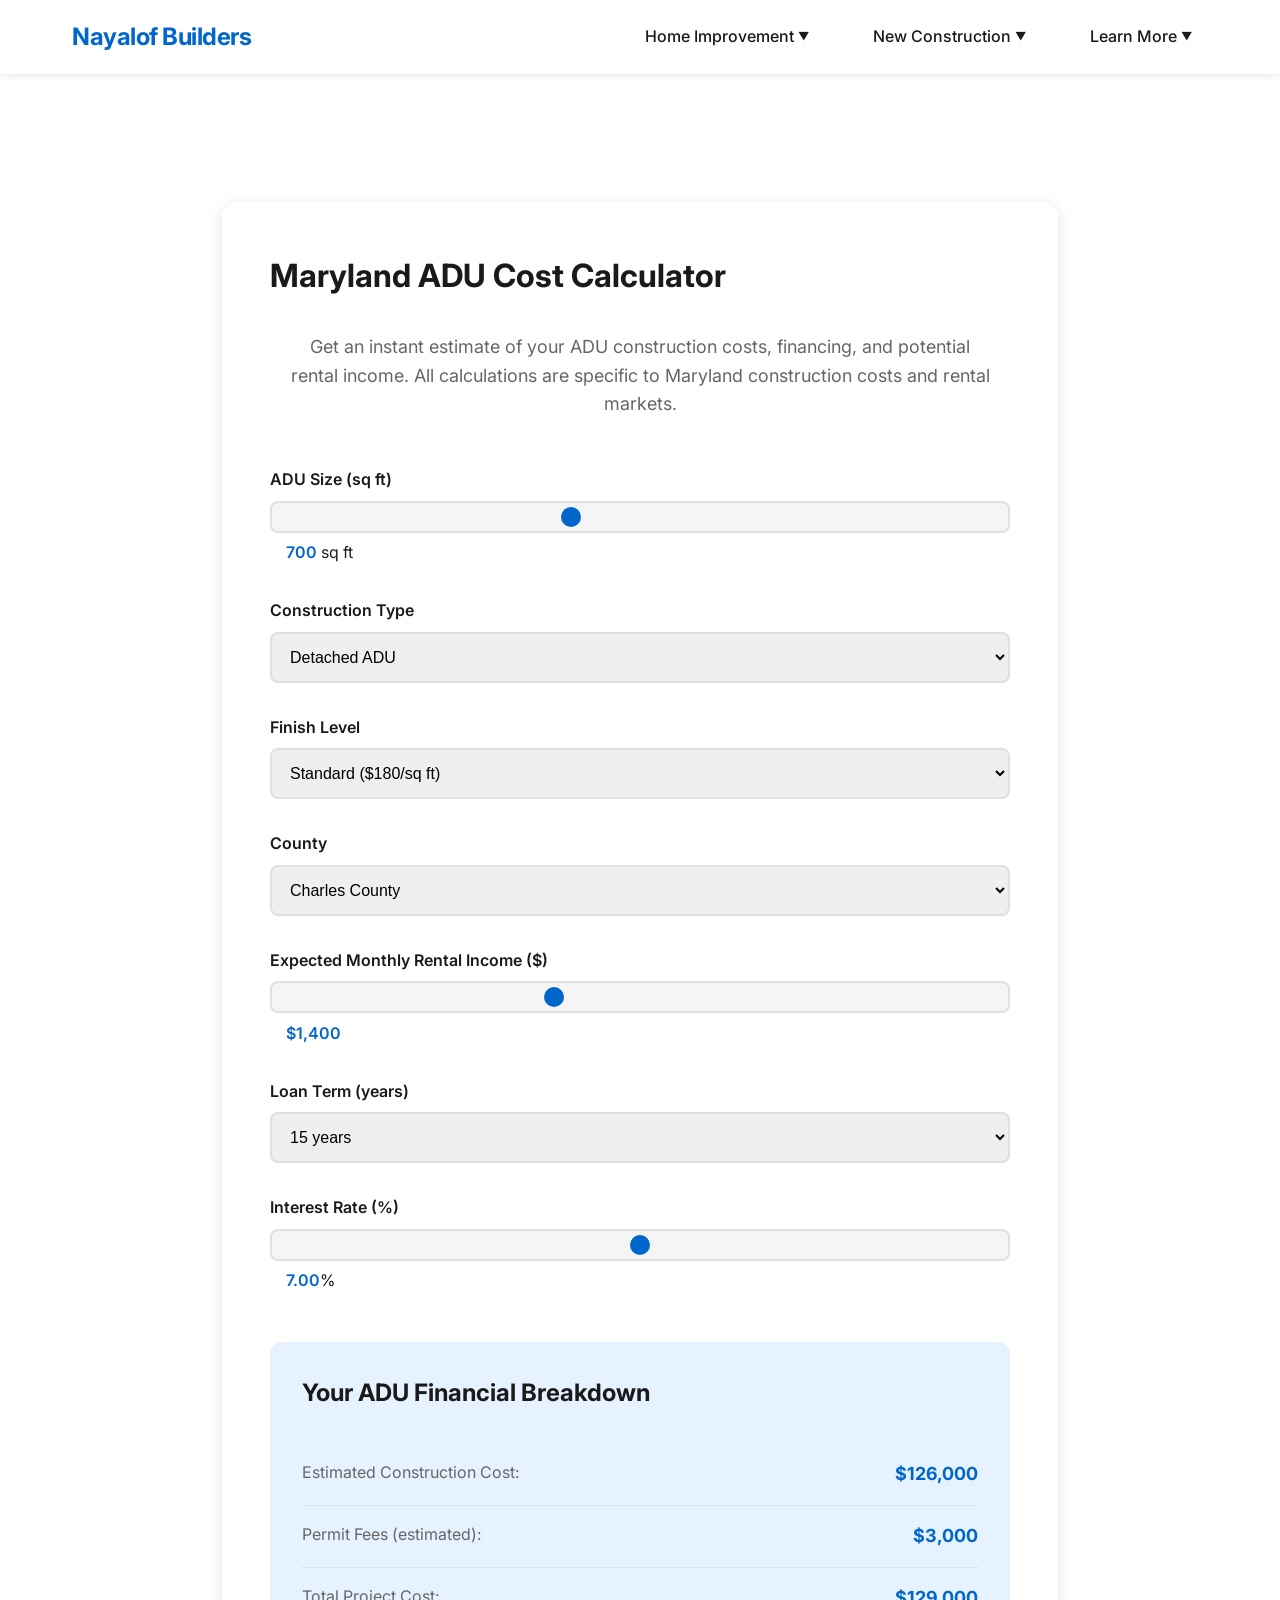
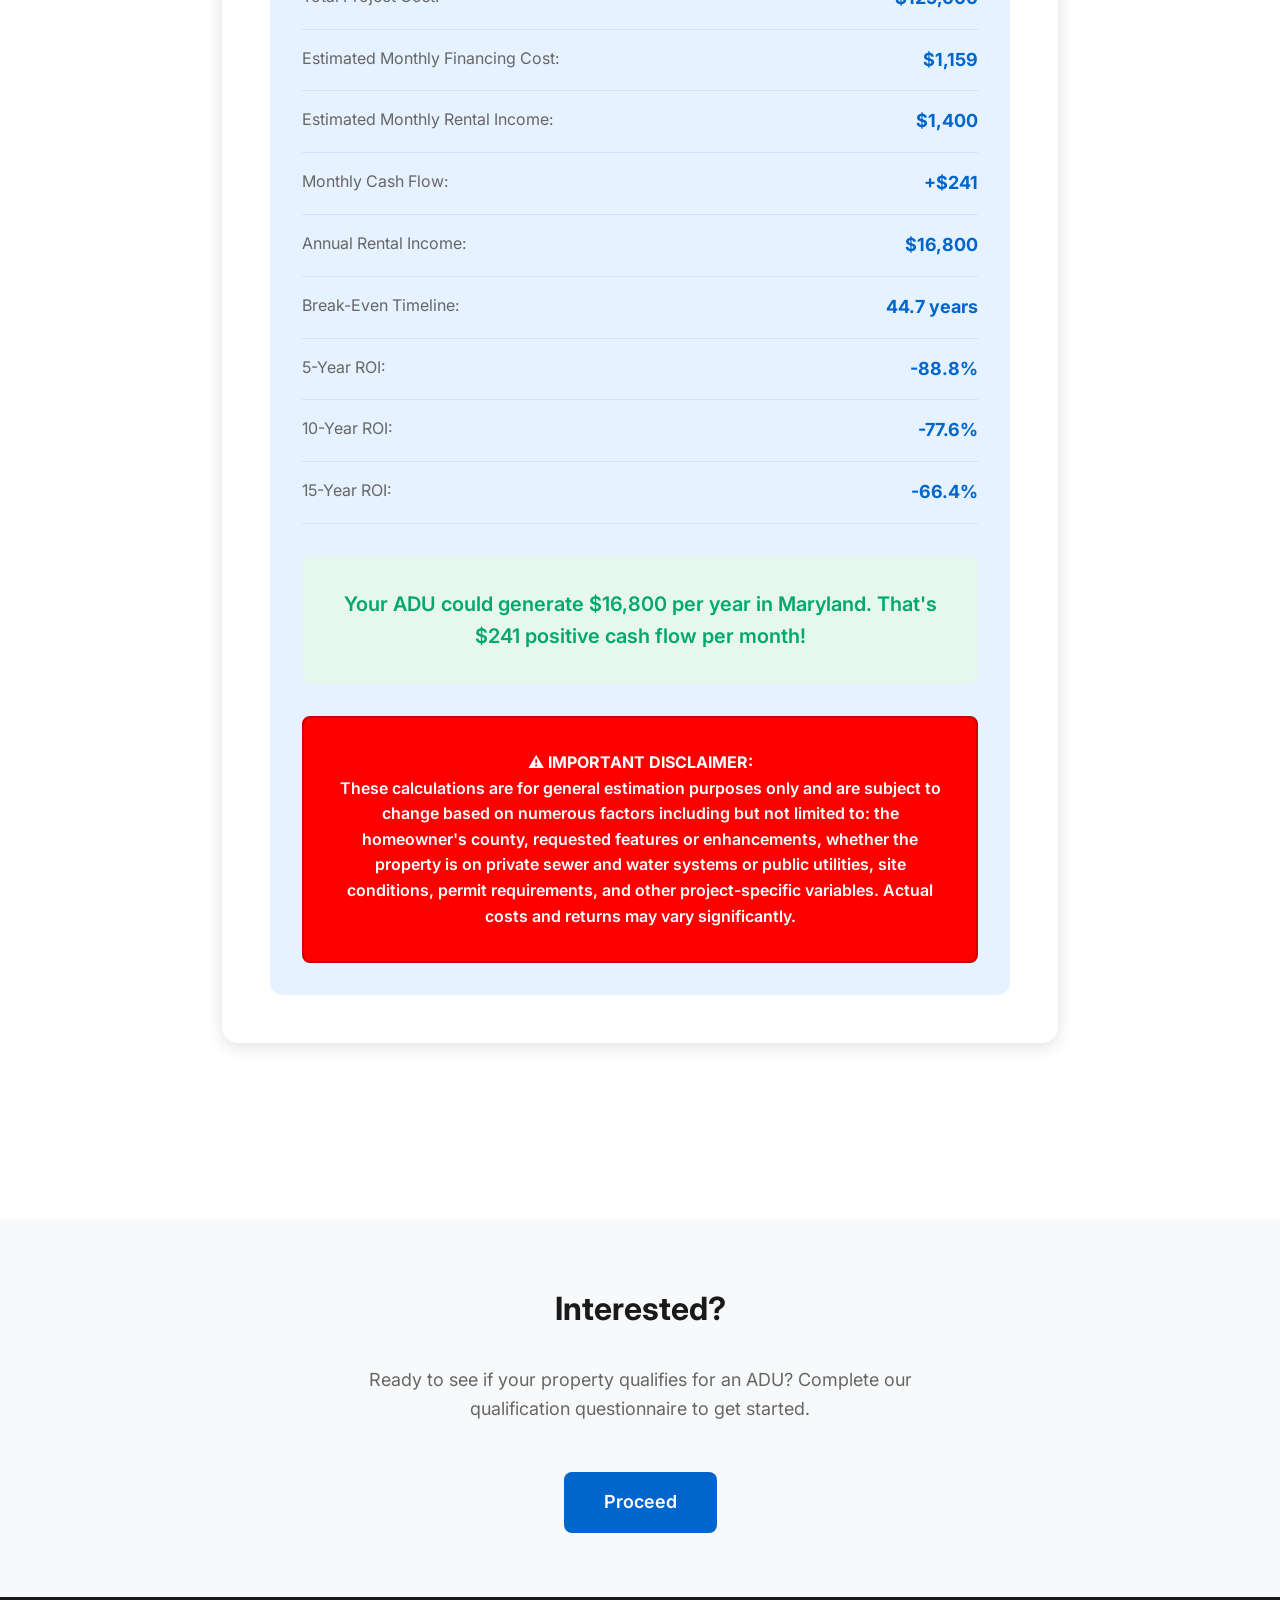
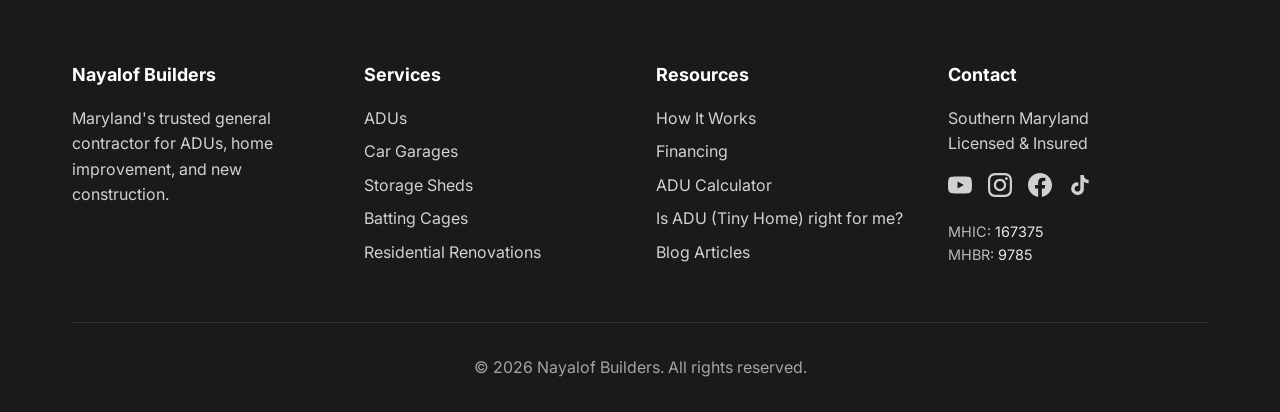
<file: calculator.html>
<!doctype html>
<html lang="en">
  <head>
    <meta charset="UTF-8" />
    <meta name="viewport" content="width=device-width, initial-scale=1.0" />
    <link rel="icon" type="image/png" href="images/Favicon.png" />
    <title>Maryland ADU Cost Calculator - Nayalof Builders</title>
    <link rel="stylesheet" href="styles.css" />
    <link rel="preconnect" href="https://fonts.googleapis.com" />
    <link rel="preconnect" href="https://fonts.gstatic.com" crossorigin />
    <link
      href="https://fonts.googleapis.com/css2?family=Inter:wght@300;400;500;600;700&display=swap"
      rel="stylesheet"
    />
    <!-- Google tag (gtag.js) -->
    <script
      async
      src="https://www.googletagmanager.com/gtag/js?id=G-D4FJPPKP7V"
    ></script>
    <script>
      window.dataLayer = window.dataLayer || [];
      function gtag() {
        dataLayer.push(arguments);
      }
      gtag("js", new Date());

      gtag("config", "G-D4FJPPKP7V");
    </script>
  </head>
  <body>
    <!-- Navigation -->
    <nav class="navbar">
      <div class="nav-container">
        <a href="index.html" class="logo">Nayalof Builders</a>
        <ul class="nav-menu">
          <li class="nav-item dropdown">
            <a href="#" class="nav-link"
              >Home Improvement <span class="dropdown-arrow">▼</span></a
            >
            <ul class="dropdown-menu">
              <li><a href="shed.html">Storage Shed</a></li>
              <li><a href="batting-cage.html">Batting Cage</a></li>
              <li>
                <a href="residential-renovations.html"
                  >Residential Renovations</a
                >
              </li>
            </ul>
          </li>
          <li class="nav-item dropdown">
            <a href="#" class="nav-link"
              >New Construction <span class="dropdown-arrow">▼</span></a
            >
            <ul class="dropdown-menu">
              <li>
                <a href="adu.html">Accessory Dwelling Unit (Granny-Flat)</a>
              </li>
              <li>
                <a href="index.html#car-garage"
                  >Car Garage
                  <img
                    src="images/ComingSoon.png"
                    alt="Coming Soon"
                    style="
                      height: 32px;
                      vertical-align: middle;
                      margin-left: 4px;
                    "
                /></a>
              </li>
              <li>
                <a href="index.html#single-family"
                  >Single-Family Residential
                  <img
                    src="images/ComingSoon.png"
                    alt="Coming Soon"
                    style="
                      height: 32px;
                      vertical-align: middle;
                      margin-left: 4px;
                    "
                /></a>
              </li>
            </ul>
          </li>
          <li class="nav-item dropdown">
            <a href="#" class="nav-link"
              >Learn More <span class="dropdown-arrow">▼</span></a
            >
            <ul class="dropdown-menu">
              <li><a href="how-it-works.html">How It Works</a></li>
              <li><a href="calculator.html">ADU Calculator</a></li>
              <li><a href="financing.html">Financing</a></li>
              <li>
                <a href="Questionnaire_NewConstruction.html"
                  >Is ADU (Tiny Home) right for me?</a
                >
              </li>
            </ul>
          </li>
        </ul>
        <div class="hamburger">
          <span></span>
          <span></span>
          <span></span>
        </div>
      </div>
    </nav>

    <!-- Calculator Section -->
    <section class="section">
      <div class="calculator-container">
        <div class="calculator-card">
          <h1 class="calculator-title">Maryland ADU Cost Calculator</h1>
          <p class="section-intro">
            Get an instant estimate of your ADU construction costs, financing,
            and potential rental income. All calculations are specific to
            Maryland construction costs and rental markets.
          </p>

          <form id="calculator-form">
            <div class="form-group">
              <label for="adu-size">ADU Size (sq ft)</label>
              <div class="slider-container">
                <input
                  type="range"
                  id="adu-size"
                  name="adu-size"
                  min="500"
                  max="1000"
                  value="700"
                  step="50"
                  class="slider"
                />
                <span class="slider-value" id="adu-size-value">700</span> sq ft
              </div>
            </div>

            <div class="form-group">
              <label for="construction-type">Construction Type</label>
              <select id="construction-type" name="construction-type">
                <option value="garage-conversion">Garage Conversion</option>
                <option value="detached-adu" selected>Detached ADU</option>
                <option value="attached-adu">Attached ADU</option>
              </select>
            </div>

            <div class="form-group">
              <label for="finish-level">Finish Level</label>
              <select id="finish-level" name="finish-level">
                <option value="basic">Basic ($160/sq ft)</option>
                <option value="standard" selected>Standard ($180/sq ft)</option>
                <option value="premium">Premium ($200/sq ft)</option>
              </select>
            </div>

            <div class="form-group">
              <label for="county">County</label>
              <select id="county" name="county">
                <option value="st-marys">St. Mary's County</option>
                <option value="calvert">Calvert County</option>
                <option value="charles" selected>Charles County</option>
                <option value="prince-georges">Prince George's County</option>
                <option value="anne-arundel">Anne Arundel County</option>
                <option value="other">Other Maryland County</option>
              </select>
            </div>

            <div class="form-group">
              <label for="rental-income"
                >Expected Monthly Rental Income ($)</label
              >
              <div class="slider-container">
                <input
                  type="range"
                  id="rental-income"
                  name="rental-income"
                  min="1100"
                  max="1900"
                  value="1400"
                  step="50"
                  class="slider"
                />
                <span class="slider-value" id="rental-income-value"
                  >$1,400</span
                >
              </div>
            </div>

            <div class="form-group">
              <label for="loan-term">Loan Term (years)</label>
              <select id="loan-term" name="loan-term">
                <option value="10">10 years</option>
                <option value="15" selected>15 years</option>
                <option value="20">20 years</option>
              </select>
            </div>

            <div class="form-group">
              <label for="interest-rate">Interest Rate (%)</label>
              <div class="slider-container">
                <input
                  type="range"
                  id="interest-rate"
                  name="interest-rate"
                  min="5"
                  max="9"
                  value="7"
                  step="0.25"
                  class="slider"
                />
                <span class="slider-value" id="interest-rate-value">7.00</span>%
              </div>
            </div>
          </form>

          <div class="results" id="results">
            <h2 class="results-title">Your ADU Financial Breakdown</h2>

            <div class="result-item">
              <span class="result-label">Estimated Construction Cost:</span>
              <span class="result-value" id="construction-cost">$90,000</span>
            </div>

            <div class="result-item">
              <span class="result-label">Permit Fees (estimated):</span>
              <span class="result-value" id="permit-fees">$3,500</span>
            </div>

            <div class="result-item">
              <span class="result-label">Total Project Cost:</span>
              <span class="result-value" id="total-cost">$93,500</span>
            </div>

            <div class="result-item">
              <span class="result-label"
                >Estimated Monthly Financing Cost:</span
              >
              <span class="result-value" id="monthly-payment">$840</span>
            </div>

            <div class="result-item">
              <span class="result-label">Estimated Monthly Rental Income:</span>
              <span class="result-value" id="monthly-rental">$1,400</span>
            </div>

            <div class="result-item">
              <span class="result-label">Monthly Cash Flow:</span>
              <span class="result-value" id="cash-flow">+$560</span>
            </div>

            <div class="result-item">
              <span class="result-label">Annual Rental Income:</span>
              <span class="result-value" id="annual-income">$16,800</span>
            </div>

            <div class="result-item">
              <span class="result-label">Break-Even Timeline:</span>
              <span class="result-value" id="break-even">5.6 years</span>
            </div>

            <div class="result-item">
              <span class="result-label">5-Year ROI:</span>
              <span class="result-value" id="roi-5yr">-10.2%</span>
            </div>

            <div class="result-item">
              <span class="result-label">10-Year ROI:</span>
              <span class="result-value" id="roi-10yr">79.6%</span>
            </div>

            <div class="result-item">
              <span class="result-label">15-Year ROI:</span>
              <span class="result-value" id="roi-15yr">150.0%</span>
            </div>

            <div class="result-highlight" id="highlight-message">
              Your ADU could generate $16,800 per year in Maryland.
            </div>

            <div
              style="
                background: #ff0000;
                color: white;
                padding: var(--spacing-md);
                border-radius: var(--radius-md);
                margin-top: var(--spacing-md);
                font-weight: 600;
                text-align: center;
                border: 2px solid #cc0000;
              "
            >
              <strong>⚠️ IMPORTANT DISCLAIMER:</strong><br />
              These calculations are for general estimation purposes only and
              are subject to change based on numerous factors including but not
              limited to: the homeowner's county, requested features or
              enhancements, whether the property is on private sewer and water
              systems or public utilities, site conditions, permit requirements,
              and other project-specific variables. Actual costs and returns may
              vary significantly.
            </div>
          </div>
        </div>
      </div>
    </section>

    <!-- Interested Section -->
    <section class="section" style="background: var(--bg-light)">
      <div class="container">
        <div style="text-align: center; max-width: 600px; margin: 0 auto">
          <h2 class="section-title" style="font-size: 2rem">Interested?</h2>
          <p class="section-intro" style="margin-bottom: var(--spacing-lg)">
            Ready to see if your property qualifies for an ADU? Complete our
            qualification questionnaire to get started.
          </p>
          <a
            href="Questionnaire_NewConstruction.html"
            class="btn btn-primary"
            style="font-size: 1.125rem; padding: 1rem 2.5rem"
            >Proceed</a
          >
        </div>
      </div>
    </section>

    <!-- Footer -->
    <footer class="footer">
      <div class="container">
        <div class="footer-content">
          <div class="footer-section">
            <h4>Nayalof Builders</h4>
            <p>
              Maryland's trusted general contractor for ADUs, home improvement,
              and new construction.
            </p>
          </div>
          <div class="footer-section">
            <h4>Services</h4>
            <ul>
              <li><a href="adu.html">ADUs</a></li>
              <li><a href="index.html#car-garage">Car Garages</a></li>
              <li><a href="shed.html">Storage Sheds</a></li>
              <li><a href="batting-cage.html">Batting Cages</a></li>
              <li>
                <a href="residential-renovations.html"
                  >Residential Renovations</a
                >
              </li>
            </ul>
          </div>
          <div class="footer-section">
            <h4>Resources</h4>
            <ul>
              <li><a href="how-it-works.html">How It Works</a></li>
              <li><a href="financing.html">Financing</a></li>
              <li><a href="calculator.html">ADU Calculator</a></li>
              <li>
                <a href="Questionnaire_NewConstruction.html"
                  >Is ADU (Tiny Home) right for me?</a
                >
              </li>
              <li><a href="blog.html">Blog Articles</a></li>
            </ul>
          </div>
          <div class="footer-section">
            <h4>Contact</h4>
            <p>Southern Maryland</p>
            <p>Licensed & Insured</p>
            <div
              style="
                margin-top: var(--spacing-sm);
                display: flex;
                gap: var(--spacing-sm);
                align-items: center;
              "
            >
              <a
                href="https://www.youtube.com/@NayalofBuilders"
                target="_blank"
                rel="noopener noreferrer"
                style="
                  color: rgba(255, 255, 255, 0.8);
                  text-decoration: none;
                  transition: color 0.2s;
                "
                title="YouTube"
                onmouseover="this.style.color = '#FF0000'"
                onmouseout="this.style.color = 'rgba(255, 255, 255, 0.8)'"
              >
                <svg
                  width="24"
                  height="24"
                  viewBox="0 0 24 24"
                  fill="currentColor"
                  xmlns="http://www.w3.org/2000/svg"
                >
                  <path
                    d="M23.498 6.186a3.016 3.016 0 0 0-2.122-2.136C19.505 3.545 12 3.545 12 3.545s-7.505 0-9.377.505A3.017 3.017 0 0 0 .502 6.186C0 8.07 0 12 0 12s0 3.93.502 5.814a3.016 3.016 0 0 0 2.122 2.136c1.871.505 9.376.505 9.376.505s7.505 0 9.377-.505a3.015 3.015 0 0 0 2.122-2.136C24 15.93 24 12 24 12s0-3.93-.502-5.814zM9.545 15.568V8.432L15.818 12l-6.273 3.568z"
                  />
                </svg>
              </a>
              <a
                href="https://www.instagram.com/nayalofbuilders/"
                target="_blank"
                rel="noopener noreferrer"
                style="
                  color: rgba(255, 255, 255, 0.8);
                  text-decoration: none;
                  transition: color 0.2s;
                "
                title="Instagram"
                onmouseover="this.style.color = '#E4405F'"
                onmouseout="this.style.color = 'rgba(255, 255, 255, 0.8)'"
              >
                <svg
                  width="24"
                  height="24"
                  viewBox="0 0 24 24"
                  fill="currentColor"
                  xmlns="http://www.w3.org/2000/svg"
                >
                  <path
                    d="M12 2.163c3.204 0 3.584.012 4.85.07 3.252.148 4.771 1.691 4.919 4.919.058 1.265.069 1.645.069 4.849 0 3.205-.012 3.584-.069 4.849-.149 3.225-1.664 4.771-4.919 4.919-1.266.058-1.644.07-4.85.07-3.204 0-3.584-.012-4.849-.07-3.26-.149-4.771-1.699-4.919-4.92-.058-1.265-.07-1.644-.07-4.849 0-3.204.013-3.583.07-4.849.149-3.227 1.664-4.771 4.919-4.919 1.266-.057 1.645-.069 4.849-.069zm0-2.163c-3.259 0-3.667.014-4.947.072-4.358.2-6.78 2.618-6.98 6.98-.059 1.281-.073 1.689-.073 4.948 0 3.259.014 3.668.072 4.948.2 4.358 2.618 6.78 6.98 6.98 1.281.058 1.689.072 4.948.072 3.259 0 3.668-.014 4.948-.072 4.354-.2 6.782-2.618 6.979-6.98.059-1.28.073-1.689.073-4.948 0-3.259-.014-3.667-.072-4.947-.196-4.354-2.617-6.78-6.979-6.98-1.281-.059-1.69-.073-4.949-.073zm0 5.838c-3.403 0-6.162 2.759-6.162 6.162s2.759 6.163 6.162 6.163 6.162-2.759 6.162-6.163c0-3.403-2.759-6.162-6.162-6.162zm0 10.162c-2.209 0-4-1.79-4-4 0-2.209 1.791-4 4-4s4 1.791 4 4c0 2.21-1.791 4-4 4zm6.406-11.845c-.796 0-1.441.645-1.441 1.44s.645 1.44 1.441 1.44c.795 0 1.439-.645 1.439-1.44s-.644-1.44-1.439-1.44z"
                  />
                </svg>
              </a>
              <a
                href="https://www.facebook.com/people/Nayalof-Builders/61585540200349/"
                target="_blank"
                rel="noopener noreferrer"
                style="
                  color: rgba(255, 255, 255, 0.8);
                  text-decoration: none;
                  transition: color 0.2s;
                "
                title="Facebook"
                onmouseover="this.style.color = '#1877F2'"
                onmouseout="this.style.color = 'rgba(255, 255, 255, 0.8)'"
              >
                <svg
                  width="24"
                  height="24"
                  viewBox="0 0 24 24"
                  fill="currentColor"
                  xmlns="http://www.w3.org/2000/svg"
                >
                  <path
                    d="M24 12.073c0-6.627-5.373-12-12-12s-12 5.373-12 12c0 5.99 4.388 10.954 10.125 11.854v-8.385H7.078v-3.47h3.047V9.43c0-3.007 1.792-4.669 4.533-4.669 1.312 0 2.686.235 2.686.235v2.953H15.83c-1.491 0-1.956.925-1.956 1.874v2.25h3.328l-.532 3.47h-2.796v8.385C19.612 23.027 24 18.062 24 12.073z"
                  />
                </svg>
              </a>
              <a
                href="https://www.tiktok.com/@nayalofbuilders"
                target="_blank"
                rel="noopener noreferrer"
                style="
                  color: rgba(255, 255, 255, 0.8);
                  text-decoration: none;
                  transition: color 0.2s;
                "
                title="TikTok"
                onmouseover="this.style.color = '#FE2C55'"
                onmouseout="this.style.color = 'rgba(255, 255, 255, 0.8)'"
              >
                <svg
                  width="24"
                  height="24"
                  viewBox="0 0 24 24"
                  fill="currentColor"
                  xmlns="http://www.w3.org/2000/svg"
                >
                  <path
                    d="M19.59 6.69a4.83 4.83 0 0 1-3.77-4.25V2h-3.45v13.67a2.89 2.89 0 0 1-5.2 1.74 2.89 2.89 0 0 1 2.31-4.64 2.93 2.93 0 0 1 .88.13V9.4a6.84 6.84 0 0 0-1-.05A6.33 6.33 0 0 0 5 20.1a6.34 6.34 0 0 0 10.86-4.43v-7a8.16 8.16 0 0 0 4.77 1.52v-3.4a4.85 4.85 0 0 1-1-.1z"
                  />
                </svg>
              </a>
            </div>
            <p
              style="
                margin-top: var(--spacing-sm);
                font-size: 0.9rem;
                color: rgba(255, 255, 255, 0.7);
              "
            >
              MHIC: <span style="color: rgba(255, 255, 255, 0.9)">167375</span>
            </p>
            <p style="font-size: 0.9rem; color: rgba(255, 255, 255, 0.7)">
              MHBR: <span style="color: rgba(255, 255, 255, 0.9)">9785</span>
            </p>
          </div>
        </div>
        <div class="footer-bottom">
          <p>
            &copy; <span id="copyright-year">2026</span> Nayalof Builders. All
            rights reserved.
          </p>
        </div>
      </div>
    </footer>

    <script src="script.js"></script>
    <script src="calculator.js"></script>
  </body>
</html>
</file>
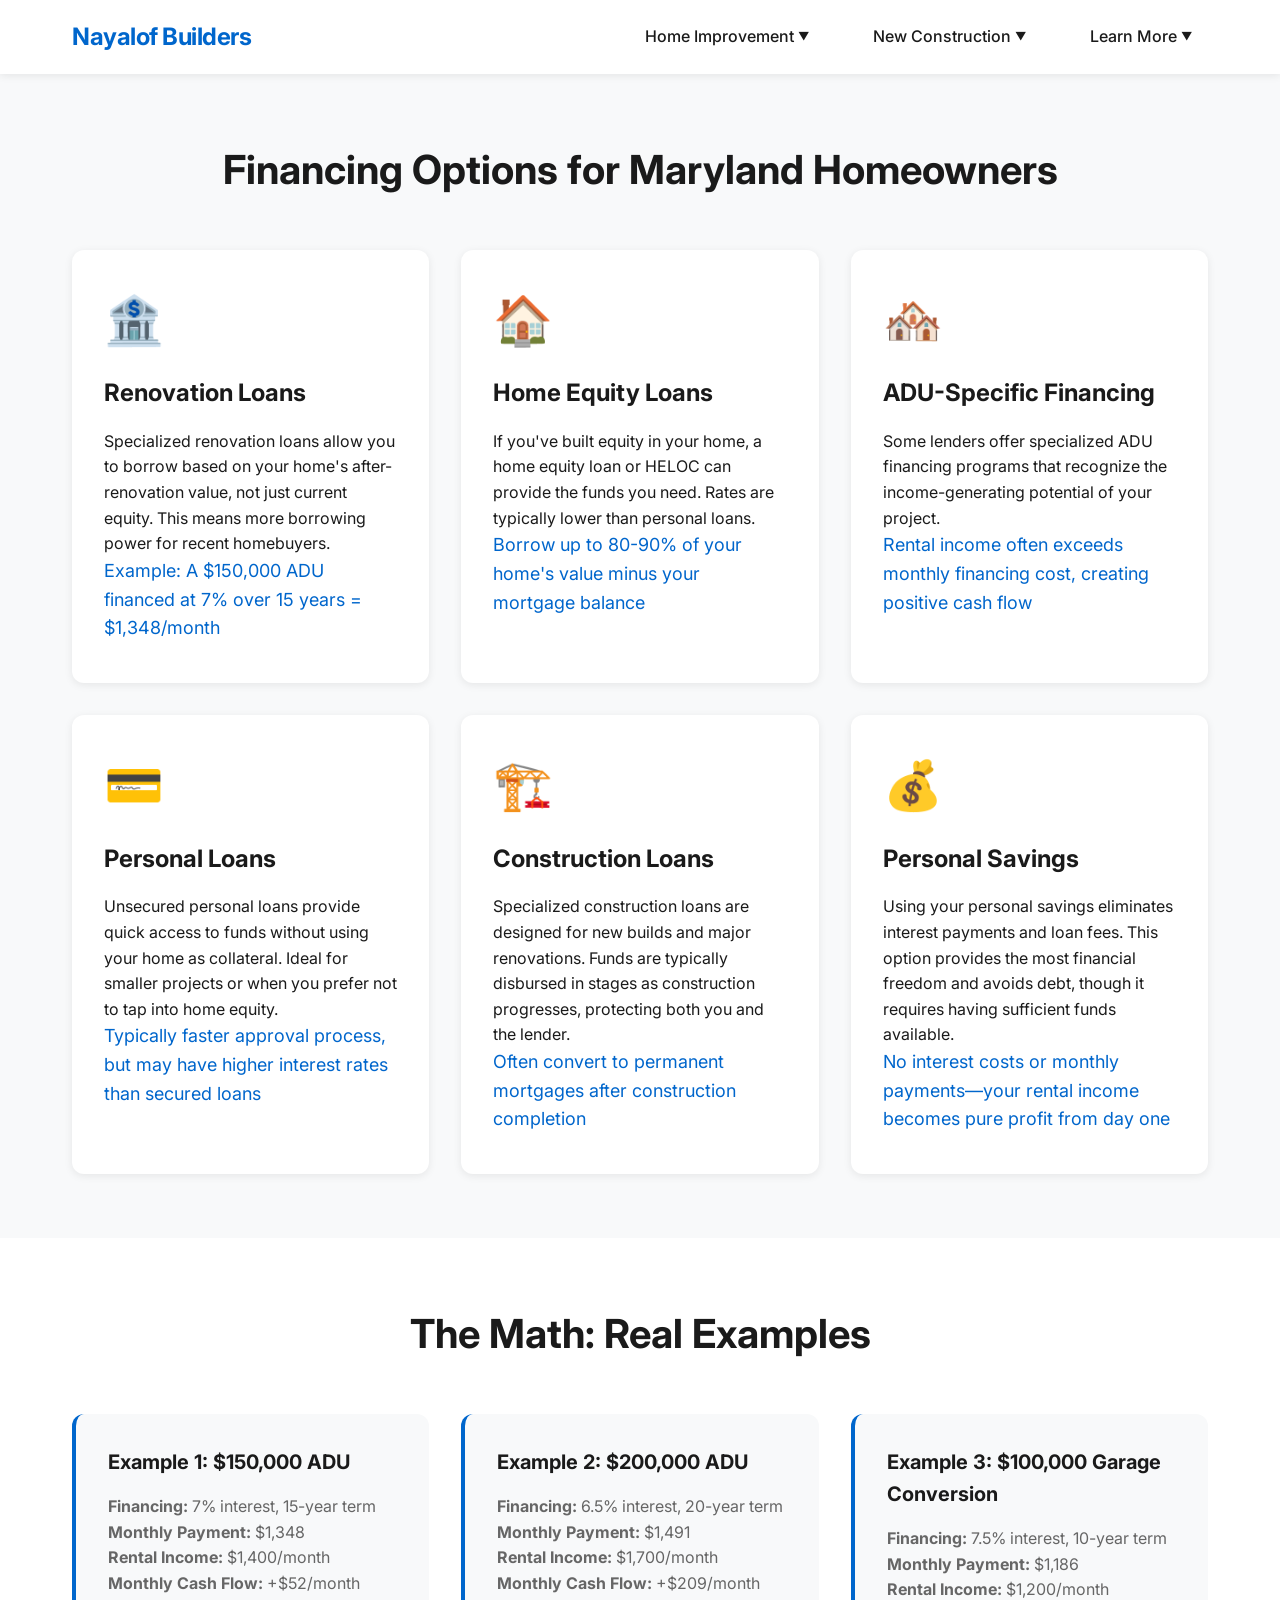
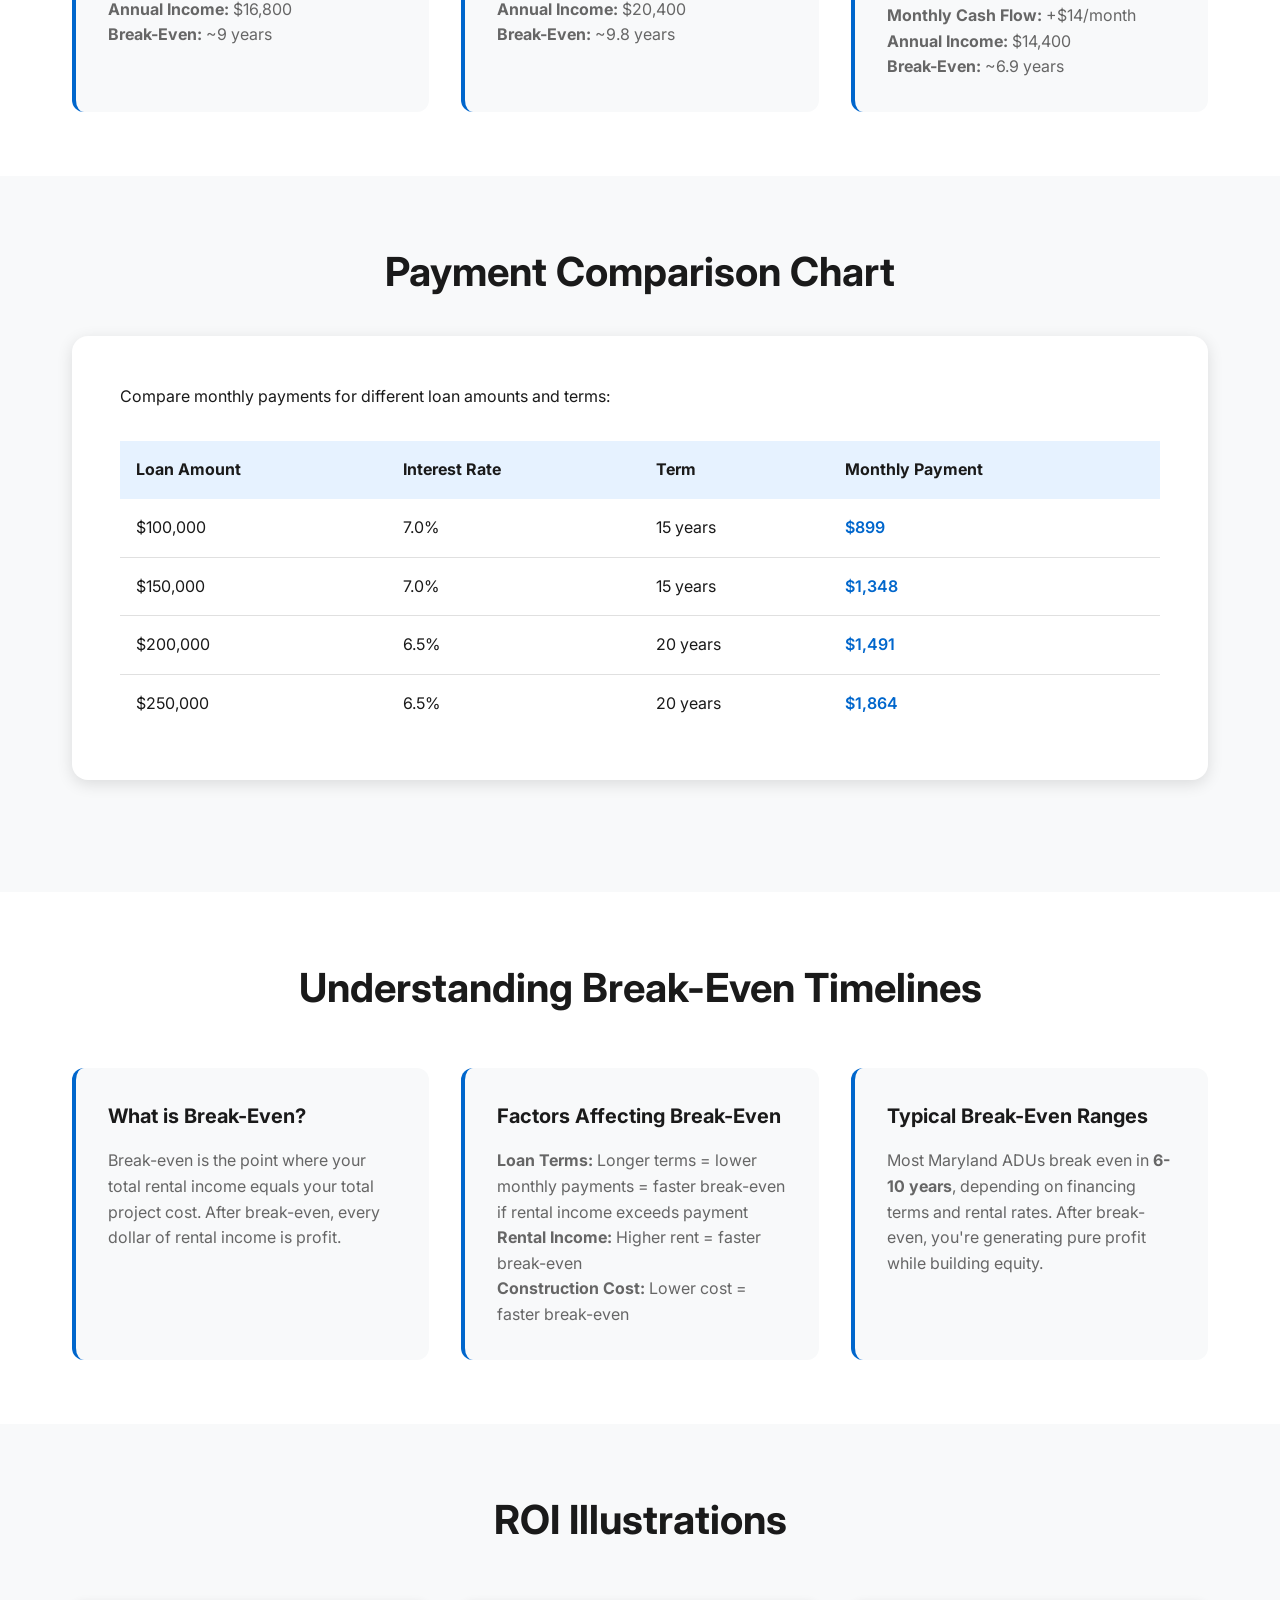
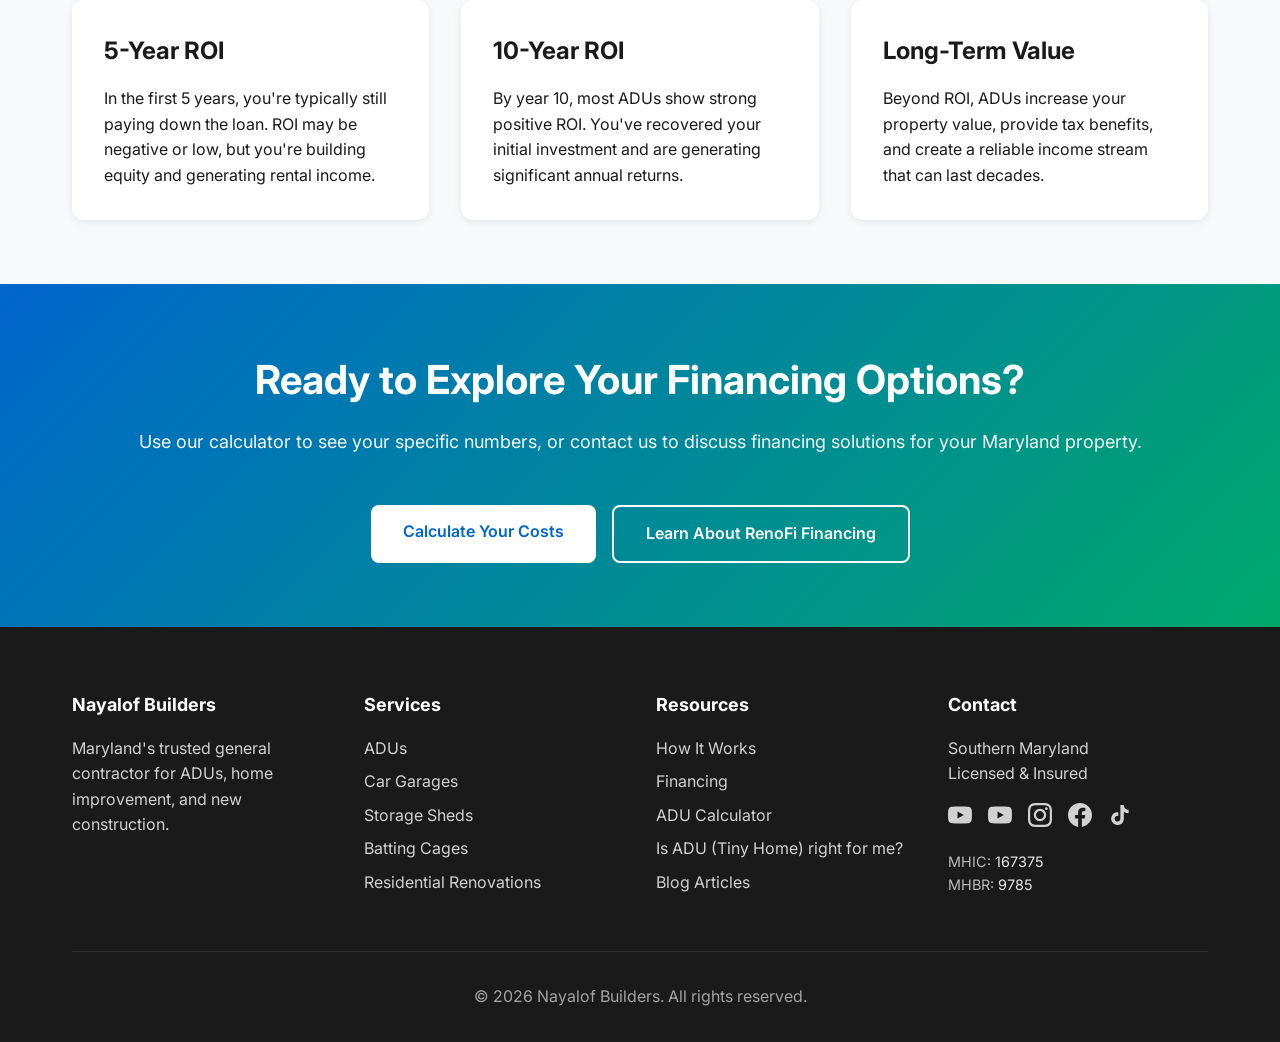
<file: financing.html>
<!doctype html>
<html lang="en">
  <head>
    <meta charset="UTF-8" />
    <meta name="viewport" content="width=device-width, initial-scale=1.0" />
    <link rel="icon" type="image/png" href="images/Favicon.png" />
    <title>ADU & Home Construction Financing - Nayalof Builders</title>
    <link rel="stylesheet" href="styles.css" />
    <link rel="preconnect" href="https://fonts.googleapis.com" />
    <link rel="preconnect" href="https://fonts.gstatic.com" crossorigin />
    <link
      href="https://fonts.googleapis.com/css2?family=Inter:wght@300;400;500;600;700&display=swap"
      rel="stylesheet"
    />
  </head>
  <!-- Google tag (gtag.js) -->
  <script
    async
    src="https://www.googletagmanager.com/gtag/js?id=G-D4FJPPKP7V"
  ></script>
  <script>
    window.dataLayer = window.dataLayer || [];
    function gtag() {
      dataLayer.push(arguments);
    }
    gtag("js", new Date());

    gtag("config", "G-D4FJPPKP7V");
  </script>
  <body>
    <!-- Navigation -->
    <nav class="navbar">
      <div class="nav-container">
        <a href="index.html" class="logo">Nayalof Builders</a>
        <ul class="nav-menu">
          <li class="nav-item dropdown">
            <a href="#" class="nav-link"
              >Home Improvement <span class="dropdown-arrow">▼</span></a
            >
            <ul class="dropdown-menu">
              <li><a href="shed.html">Storage Shed</a></li>
              <li><a href="batting-cage.html">Batting Cage</a></li>
              <li>
                <a href="residential-renovations.html"
                  >Residential Renovations</a
                >
              </li>
            </ul>
          </li>
          <li class="nav-item dropdown">
            <a href="#" class="nav-link"
              >New Construction <span class="dropdown-arrow">▼</span></a
            >
            <ul class="dropdown-menu">
              <li>
                <a href="adu.html">Accessory Dwelling Unit (Granny-Flat)</a>
              </li>
              <li>
                <a href="index.html#car-garage"
                  >Car Garage
                  <img
                    src="images/ComingSoon.png"
                    alt="Coming Soon"
                    style="
                      height: 32px;
                      vertical-align: middle;
                      margin-left: 4px;
                    "
                /></a>
              </li>
              <li>
                <a href="index.html#single-family"
                  >Single-Family Residential
                  <img
                    src="images/ComingSoon.png"
                    alt="Coming Soon"
                    style="
                      height: 32px;
                      vertical-align: middle;
                      margin-left: 4px;
                    "
                /></a>
              </li>
            </ul>
          </li>
          <li class="nav-item dropdown">
            <a href="#" class="nav-link"
              >Learn More <span class="dropdown-arrow">▼</span></a
            >
            <ul class="dropdown-menu">
              <li><a href="how-it-works.html">How It Works</a></li>
              <li><a href="calculator.html">ADU Calculator</a></li>
              <li><a href="financing.html">Financing</a></li>
              <li>
                <a href="Questionnaire_NewConstruction.html"
                  >Is ADU (Tiny Home) right for me?</a
                >
              </li>
            </ul>
          </li>
        </ul>
        <div class="hamburger">
          <span></span>
          <span></span>
          <span></span>
        </div>
      </div>
    </nav>

    <!-- Overview Section -->
    <section class="section" style="background: var(--bg-light)">
      <div class="container">
        <h2 class="section-title">Financing Options for Maryland Homeowners</h2>
        <div class="benefits-grid">
          <div class="benefit-card">
            <div class="benefit-icon">🏦</div>
            <h3>Renovation Loans</h3>
            <p>
              Specialized renovation loans allow you to borrow based on your
              home's after-renovation value, not just current equity. This means
              more borrowing power for recent homebuyers.
            </p>
            <p class="benefit-math">
              Example: A $150,000 ADU financed at 7% over 15 years =
              $1,348/month
            </p>
          </div>

          <div class="benefit-card">
            <div class="benefit-icon">🏠</div>
            <h3>Home Equity Loans</h3>
            <p>
              If you've built equity in your home, a home equity loan or HELOC
              can provide the funds you need. Rates are typically lower than
              personal loans.
            </p>
            <p class="benefit-math">
              Borrow up to 80-90% of your home's value minus your mortgage
              balance
            </p>
          </div>

          <div class="benefit-card">
            <div class="benefit-icon">🏘️</div>
            <h3>ADU-Specific Financing</h3>
            <p>
              Some lenders offer specialized ADU financing programs that
              recognize the income-generating potential of your project.
            </p>
            <p class="benefit-math">
              Rental income often exceeds monthly financing cost, creating
              positive cash flow
            </p>
          </div>

          <div class="benefit-card">
            <div class="benefit-icon">💳</div>
            <h3>Personal Loans</h3>
            <p>
              Unsecured personal loans provide quick access to funds without
              using your home as collateral. Ideal for smaller projects or when
              you prefer not to tap into home equity.
            </p>
            <p class="benefit-math">
              Typically faster approval process, but may have higher interest
              rates than secured loans
            </p>
          </div>

          <div class="benefit-card">
            <div class="benefit-icon">🏗️</div>
            <h3>Construction Loans</h3>
            <p>
              Specialized construction loans are designed for new builds and
              major renovations. Funds are typically disbursed in stages as
              construction progresses, protecting both you and the lender.
            </p>
            <p class="benefit-math">
              Often convert to permanent mortgages after construction completion
            </p>
          </div>

          <div class="benefit-card">
            <div class="benefit-icon">💰</div>
            <h3>Personal Savings</h3>
            <p>
              Using your personal savings eliminates interest payments and loan
              fees. This option provides the most financial freedom and avoids
              debt, though it requires having sufficient funds available.
            </p>
            <p class="benefit-math">
              No interest costs or monthly payments—your rental income becomes
              pure profit from day one
            </p>
          </div>
        </div>
      </div>
    </section>

    <!-- Math Examples Section -->
    <section class="section">
      <div class="container">
        <h2 class="section-title">The Math: Real Examples</h2>
        <div class="education-content">
          <div class="education-card">
            <h3>Example 1: $150,000 ADU</h3>
            <p><strong>Financing:</strong> 7% interest, 15-year term</p>
            <p><strong>Monthly Payment:</strong> $1,348</p>
            <p><strong>Rental Income:</strong> $1,400/month</p>
            <p><strong>Monthly Cash Flow:</strong> +$52/month</p>
            <p><strong>Annual Income:</strong> $16,800</p>
            <p><strong>Break-Even:</strong> ~9 years</p>
          </div>

          <div class="education-card">
            <h3>Example 2: $200,000 ADU</h3>
            <p><strong>Financing:</strong> 6.5% interest, 20-year term</p>
            <p><strong>Monthly Payment:</strong> $1,491</p>
            <p><strong>Rental Income:</strong> $1,700/month</p>
            <p><strong>Monthly Cash Flow:</strong> +$209/month</p>
            <p><strong>Annual Income:</strong> $20,400</p>
            <p><strong>Break-Even:</strong> ~9.8 years</p>
          </div>

          <div class="education-card">
            <h3>Example 3: $100,000 Garage Conversion</h3>
            <p><strong>Financing:</strong> 7.5% interest, 10-year term</p>
            <p><strong>Monthly Payment:</strong> $1,186</p>
            <p><strong>Rental Income:</strong> $1,200/month</p>
            <p><strong>Monthly Cash Flow:</strong> +$14/month</p>
            <p><strong>Annual Income:</strong> $14,400</p>
            <p><strong>Break-Even:</strong> ~6.9 years</p>
          </div>
        </div>
      </div>
    </section>

    <!-- Payment Comparison -->
    <section class="section" style="background: var(--bg-light)">
      <div class="container">
        <h2 class="section-title">Payment Comparison Chart</h2>
        <div class="calculator-card">
          <p style="margin-bottom: var(--spacing-md)">
            Compare monthly payments for different loan amounts and terms:
          </p>
          <div style="overflow-x: auto">
            <table style="width: 100%; border-collapse: collapse">
              <thead>
                <tr style="background: var(--primary-blue-light)">
                  <th style="padding: var(--spacing-sm); text-align: left">
                    Loan Amount
                  </th>
                  <th style="padding: var(--spacing-sm); text-align: left">
                    Interest Rate
                  </th>
                  <th style="padding: var(--spacing-sm); text-align: left">
                    Term
                  </th>
                  <th style="padding: var(--spacing-sm); text-align: left">
                    Monthly Payment
                  </th>
                </tr>
              </thead>
              <tbody>
                <tr style="border-bottom: 1px solid var(--border-color)">
                  <td style="padding: var(--spacing-sm)">$100,000</td>
                  <td style="padding: var(--spacing-sm)">7.0%</td>
                  <td style="padding: var(--spacing-sm)">15 years</td>
                  <td
                    style="
                      padding: var(--spacing-sm);
                      font-weight: 600;
                      color: var(--primary-blue);
                    "
                  >
                    $899
                  </td>
                </tr>
                <tr style="border-bottom: 1px solid var(--border-color)">
                  <td style="padding: var(--spacing-sm)">$150,000</td>
                  <td style="padding: var(--spacing-sm)">7.0%</td>
                  <td style="padding: var(--spacing-sm)">15 years</td>
                  <td
                    style="
                      padding: var(--spacing-sm);
                      font-weight: 600;
                      color: var(--primary-blue);
                    "
                  >
                    $1,348
                  </td>
                </tr>
                <tr style="border-bottom: 1px solid var(--border-color)">
                  <td style="padding: var(--spacing-sm)">$200,000</td>
                  <td style="padding: var(--spacing-sm)">6.5%</td>
                  <td style="padding: var(--spacing-sm)">20 years</td>
                  <td
                    style="
                      padding: var(--spacing-sm);
                      font-weight: 600;
                      color: var(--primary-blue);
                    "
                  >
                    $1,491
                  </td>
                </tr>
                <tr>
                  <td style="padding: var(--spacing-sm)">$250,000</td>
                  <td style="padding: var(--spacing-sm)">6.5%</td>
                  <td style="padding: var(--spacing-sm)">20 years</td>
                  <td
                    style="
                      padding: var(--spacing-sm);
                      font-weight: 600;
                      color: var(--primary-blue);
                    "
                  >
                    $1,864
                  </td>
                </tr>
              </tbody>
            </table>
          </div>
        </div>
      </div>
    </section>

    <!-- Break-Even Timeline -->
    <section class="section">
      <div class="container">
        <h2 class="section-title">Understanding Break-Even Timelines</h2>
        <div class="education-content">
          <div class="education-card">
            <h3>What is Break-Even?</h3>
            <p>
              Break-even is the point where your total rental income equals your
              total project cost. After break-even, every dollar of rental
              income is profit.
            </p>
          </div>

          <div class="education-card">
            <h3>Factors Affecting Break-Even</h3>
            <p>
              <strong>Loan Terms:</strong> Longer terms = lower monthly payments
              = faster break-even if rental income exceeds payment
            </p>
            <p>
              <strong>Rental Income:</strong> Higher rent = faster break-even
            </p>
            <p>
              <strong>Construction Cost:</strong> Lower cost = faster break-even
            </p>
          </div>

          <div class="education-card">
            <h3>Typical Break-Even Ranges</h3>
            <p>
              Most Maryland ADUs break even in <strong>6-10 years</strong>,
              depending on financing terms and rental rates. After break-even,
              you're generating pure profit while building equity.
            </p>
          </div>
        </div>
      </div>
    </section>

    <!-- ROI Section -->
    <section class="section" style="background: var(--bg-light)">
      <div class="container">
        <h2 class="section-title">ROI Illustrations</h2>
        <div class="benefits-grid">
          <div class="benefit-card">
            <h3>5-Year ROI</h3>
            <p>
              In the first 5 years, you're typically still paying down the loan.
              ROI may be negative or low, but you're building equity and
              generating rental income.
            </p>
          </div>

          <div class="benefit-card">
            <h3>10-Year ROI</h3>
            <p>
              By year 10, most ADUs show strong positive ROI. You've recovered
              your initial investment and are generating significant annual
              returns.
            </p>
          </div>

          <div class="benefit-card">
            <h3>Long-Term Value</h3>
            <p>
              Beyond ROI, ADUs increase your property value, provide tax
              benefits, and create a reliable income stream that can last
              decades.
            </p>
          </div>
        </div>
      </div>
    </section>

    <!-- CTA Section -->
    <section class="section cta-section">
      <div class="container">
        <div class="cta-content">
          <h2>Ready to Explore Your Financing Options?</h2>
          <p>
            Use our calculator to see your specific numbers, or contact us to
            discuss financing solutions for your Maryland property.
          </p>
          <div class="cta-buttons">
            <a href="calculator.html" class="btn btn-primary"
              >Calculate Your Costs</a
            >
            <a
              href="https://www.renofi.com/contractors/"
              target="_blank"
              rel="noopener noreferrer"
              class="btn btn-secondary"
              >Learn About RenoFi Financing</a
            >
          </div>
        </div>
      </div>
    </section>

    <!-- Footer -->
    <footer class="footer">
      <div class="container">
        <div class="footer-content">
          <div class="footer-section">
            <h4>Nayalof Builders</h4>
            <p>
              Maryland's trusted general contractor for ADUs, home improvement,
              and new construction.
            </p>
          </div>
          <div class="footer-section">
            <h4>Services</h4>
            <ul>
              <li><a href="adu.html">ADUs</a></li>
              <li><a href="index.html#car-garage">Car Garages</a></li>
              <li><a href="shed.html">Storage Sheds</a></li>
              <li><a href="batting-cage.html">Batting Cages</a></li>
              <li>
                <a href="residential-renovations.html"
                  >Residential Renovations</a
                >
              </li>
            </ul>
          </div>
          <div class="footer-section">
            <h4>Resources</h4>
            <ul>
              <li><a href="how-it-works.html">How It Works</a></li>
              <li><a href="financing.html">Financing</a></li>
              <li><a href="calculator.html">ADU Calculator</a></li>
              <li>
                <a href="Questionnaire_NewConstruction.html"
                  >Is ADU (Tiny Home) right for me?</a
                >
              </li>
              <li><a href="blog.html">Blog Articles</a></li>
            </ul>
          </div>
          <div class="footer-section">
            <h4>Contact</h4>
            <p>Southern Maryland</p>
            <p>Licensed & Insured</p>
            <div
              style="
                margin-top: var(--spacing-sm);
                display: flex;
                gap: var(--spacing-sm);
                align-items: center;
              "
            >
              <a
                href="#"
                target="_blank"
                rel="noopener noreferrer"
                style="
                  color: rgba(255, 255, 255, 0.8);
                  text-decoration: none;
                  transition: color 0.2s;
                "
                title="YouTube"
                onmouseover="this.style.color = '#FF0000'"
                onmouseout="this.style.color = 'rgba(255, 255, 255, 0.8)'"
              >
                <svg
                  width="24"
                  height="24"
                  viewBox="0 0 24 24"
                  fill="currentColor"
                  xmlns="http://www.w3.org/2000/svg"
                >
                  <path
                    d="M23.498 6.186a3.016 3.016 0 0 0-2.122-2.136C19.505 3.545 12 3.545 12 3.545s-7.505 0-9.377.505A3.017 3.017 0 0 0 .502 6.186C0 8.07 0 12 0 12s0 3.93.502 5.814a3.016 3.016 0 0 0 2.122 2.136c1.871.505 9.376.505 9.376.505s7.505 0 9.377-.505a3.015 3.015 0 0 0 2.122-2.136C24 15.93 24 12 24 12s0-3.93-.502-5.814zM9.545 15.568V8.432L15.818 12l-6.273 3.568z"
                  />
                </svg>
              </a>
              <a
                href="https://www.youtube.com/@NayalofBuilders"
                target="_blank"
                rel="noopener noreferrer"
                style="
                  color: rgba(255, 255, 255, 0.8);
                  text-decoration: none;
                  transition: color 0.2s;
                "
                title="YouTube"
                onmouseover="this.style.color = '#FF0000'"
                onmouseout="this.style.color = 'rgba(255, 255, 255, 0.8)'"
              >
                <svg
                  width="24"
                  height="24"
                  viewBox="0 0 24 24"
                  fill="currentColor"
                  xmlns="http://www.w3.org/2000/svg"
                >
                  <path
                    d="M23.498 6.186a3.016 3.016 0 0 0-2.122-2.136C19.505 3.545 12 3.545 12 3.545s-7.505 0-9.377.505A3.017 3.017 0 0 0 .502 6.186C0 8.07 0 12 0 12s0 3.93.502 5.814a3.016 3.016 0 0 0 2.122 2.136c1.871.505 9.376.505 9.376.505s7.505 0 9.377-.505a3.015 3.015 0 0 0 2.122-2.136C24 15.93 24 12 24 12s0-3.93-.502-5.814zM9.545 15.568V8.432L15.818 12l-6.273 3.568z"
                  />
                </svg>
              </a>
              <a
                href="https://www.instagram.com/nayalofbuilders/"
                target="_blank"
                rel="noopener noreferrer"
                style="
                  color: rgba(255, 255, 255, 0.8);
                  text-decoration: none;
                  transition: color 0.2s;
                "
                title="Instagram"
                onmouseover="this.style.color = '#E4405F'"
                onmouseout="this.style.color = 'rgba(255, 255, 255, 0.8)'"
              >
                <svg
                  width="24"
                  height="24"
                  viewBox="0 0 24 24"
                  fill="currentColor"
                  xmlns="http://www.w3.org/2000/svg"
                >
                  <path
                    d="M12 2.163c3.204 0 3.584.012 4.85.07 3.252.148 4.771 1.691 4.919 4.919.058 1.265.069 1.645.069 4.849 0 3.205-.012 3.584-.069 4.849-.149 3.225-1.664 4.771-4.919 4.919-1.266.058-1.644.07-4.85.07-3.204 0-3.584-.012-4.849-.07-3.26-.149-4.771-1.699-4.919-4.92-.058-1.265-.07-1.644-.07-4.849 0-3.204.013-3.583.07-4.849.149-3.227 1.664-4.771 4.919-4.919 1.266-.057 1.645-.069 4.849-.069zm0-2.163c-3.259 0-3.667.014-4.947.072-4.358.2-6.78 2.618-6.98 6.98-.059 1.281-.073 1.689-.073 4.948 0 3.259.014 3.668.072 4.948.2 4.358 2.618 6.78 6.98 6.98 1.281.058 1.689.072 4.948.072 3.259 0 3.668-.014 4.948-.072 4.354-.2 6.782-2.618 6.979-6.98.059-1.28.073-1.689.073-4.948 0-3.259-.014-3.667-.072-4.947-.196-4.354-2.617-6.78-6.979-6.98-1.281-.059-1.69-.073-4.949-.073zm0 5.838c-3.403 0-6.162 2.759-6.162 6.162s2.759 6.163 6.162 6.163 6.162-2.759 6.162-6.163c0-3.403-2.759-6.162-6.162-6.162zm0 10.162c-2.209 0-4-1.79-4-4 0-2.209 1.791-4 4-4s4 1.791 4 4c0 2.21-1.791 4-4 4zm6.406-11.845c-.796 0-1.441.645-1.441 1.44s.645 1.44 1.441 1.44c.795 0 1.439-.645 1.439-1.44s-.644-1.44-1.439-1.44z"
                  />
                </svg>
              </a>
              <a
                href="https://www.facebook.com/people/Nayalof-Builders/61585540200349/"
                target="_blank"
                rel="noopener noreferrer"
                style="
                  color: rgba(255, 255, 255, 0.8);
                  text-decoration: none;
                  transition: color 0.2s;
                "
                title="Facebook"
                onmouseover="this.style.color = '#1877F2'"
                onmouseout="this.style.color = 'rgba(255, 255, 255, 0.8)'"
              >
                <svg
                  width="24"
                  height="24"
                  viewBox="0 0 24 24"
                  fill="currentColor"
                  xmlns="http://www.w3.org/2000/svg"
                >
                  <path
                    d="M24 12.073c0-6.627-5.373-12-12-12s-12 5.373-12 12c0 5.99 4.388 10.954 10.125 11.854v-8.385H7.078v-3.47h3.047V9.43c0-3.007 1.792-4.669 4.533-4.669 1.312 0 2.686.235 2.686.235v2.953H15.83c-1.491 0-1.956.925-1.956 1.874v2.25h3.328l-.532 3.47h-2.796v8.385C19.612 23.027 24 18.062 24 12.073z"
                  />
                </svg>
              </a>
              <a
                href="https://www.tiktok.com/@nayalofbuilders"
                target="_blank"
                rel="noopener noreferrer"
                style="
                  color: rgba(255, 255, 255, 0.8);
                  text-decoration: none;
                  transition: color 0.2s;
                "
                title="TikTok"
                onmouseover="this.style.color = '#FE2C55'"
                onmouseout="this.style.color = 'rgba(255, 255, 255, 0.8)'"
              >
                <svg
                  width="24"
                  height="24"
                  viewBox="0 0 24 24"
                  fill="currentColor"
                  xmlns="http://www.w3.org/2000/svg"
                >
                  <path
                    d="M19.59 6.69a4.83 4.83 0 0 1-3.77-4.25V2h-3.45v13.67a2.89 2.89 0 0 1-5.2 1.74 2.89 2.89 0 0 1 2.31-4.64 2.93 2.93 0 0 1 .88.13V9.4a6.84 6.84 0 0 0-1-.05A6.33 6.33 0 0 0 5 20.1a6.34 6.34 0 0 0 10.86-4.43v-7a8.16 8.16 0 0 0 4.77 1.52v-3.4a4.85 4.85 0 0 1-1-.1z"
                  />
                </svg>
              </a>
            </div>
            <p
              style="
                margin-top: var(--spacing-sm);
                font-size: 0.9rem;
                color: rgba(255, 255, 255, 0.7);
              "
            >
              MHIC: <span style="color: rgba(255, 255, 255, 0.9)">167375</span>
            </p>
            <p style="font-size: 0.9rem; color: rgba(255, 255, 255, 0.7)">
              MHBR: <span style="color: rgba(255, 255, 255, 0.9)">9785</span>
            </p>
          </div>
        </div>
        <div class="footer-bottom">
          <p>
            &copy; <span id="copyright-year">2026</span> Nayalof Builders. All
            rights reserved.
          </p>
        </div>
      </div>
    </footer>

    <script src="script.js"></script>
  </body>
</html>
</file>
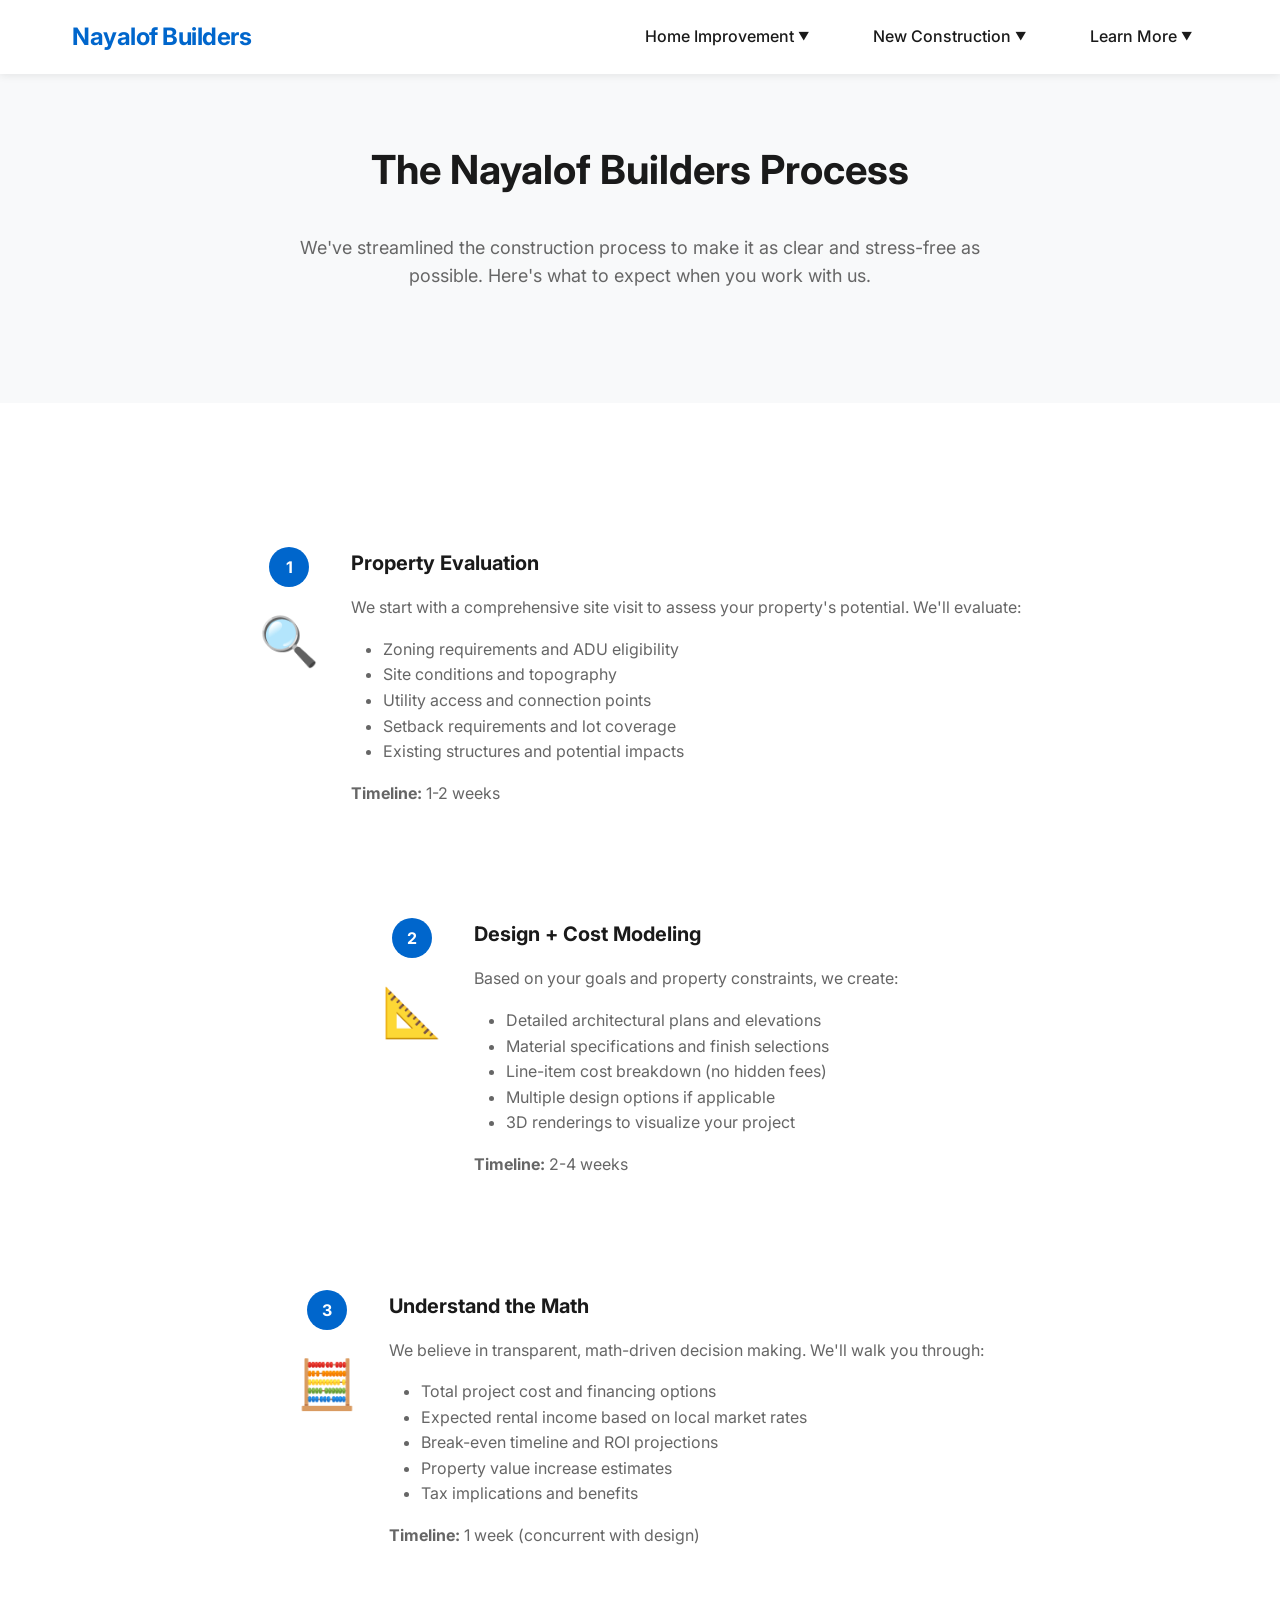
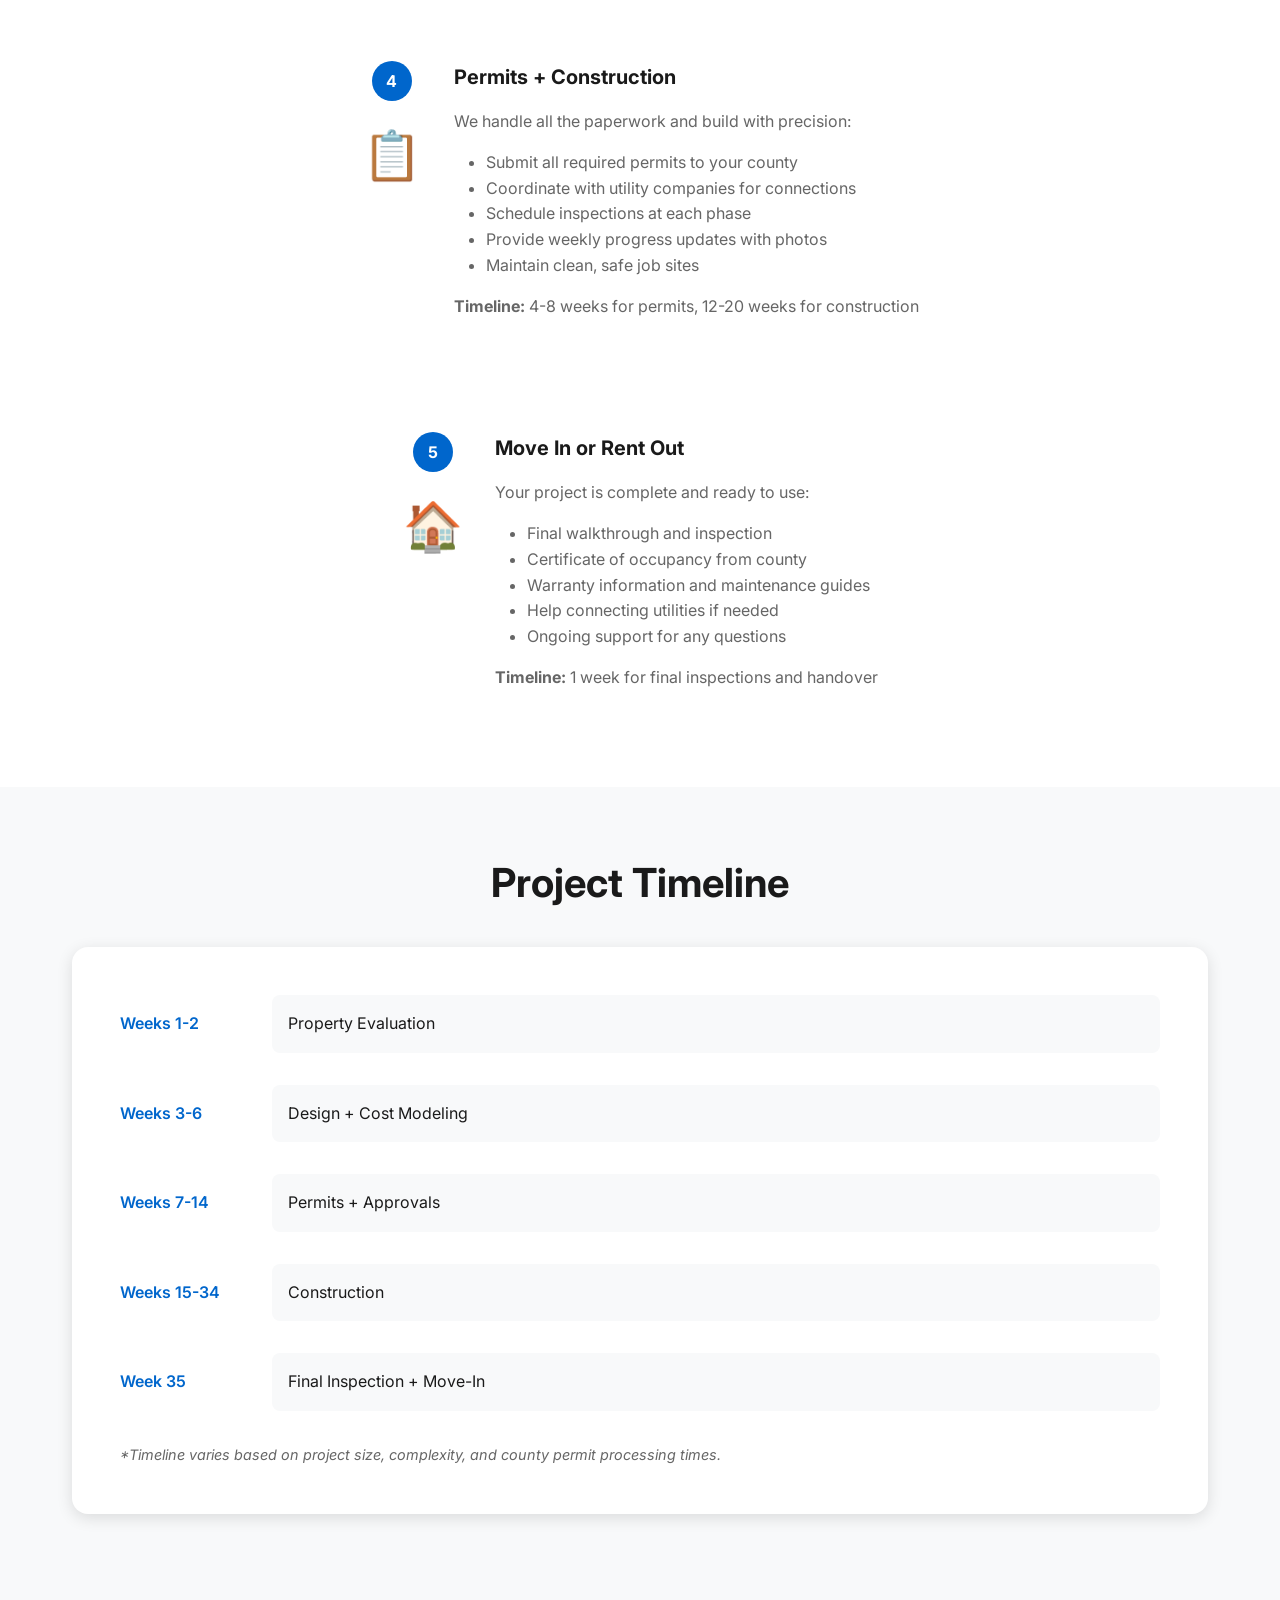
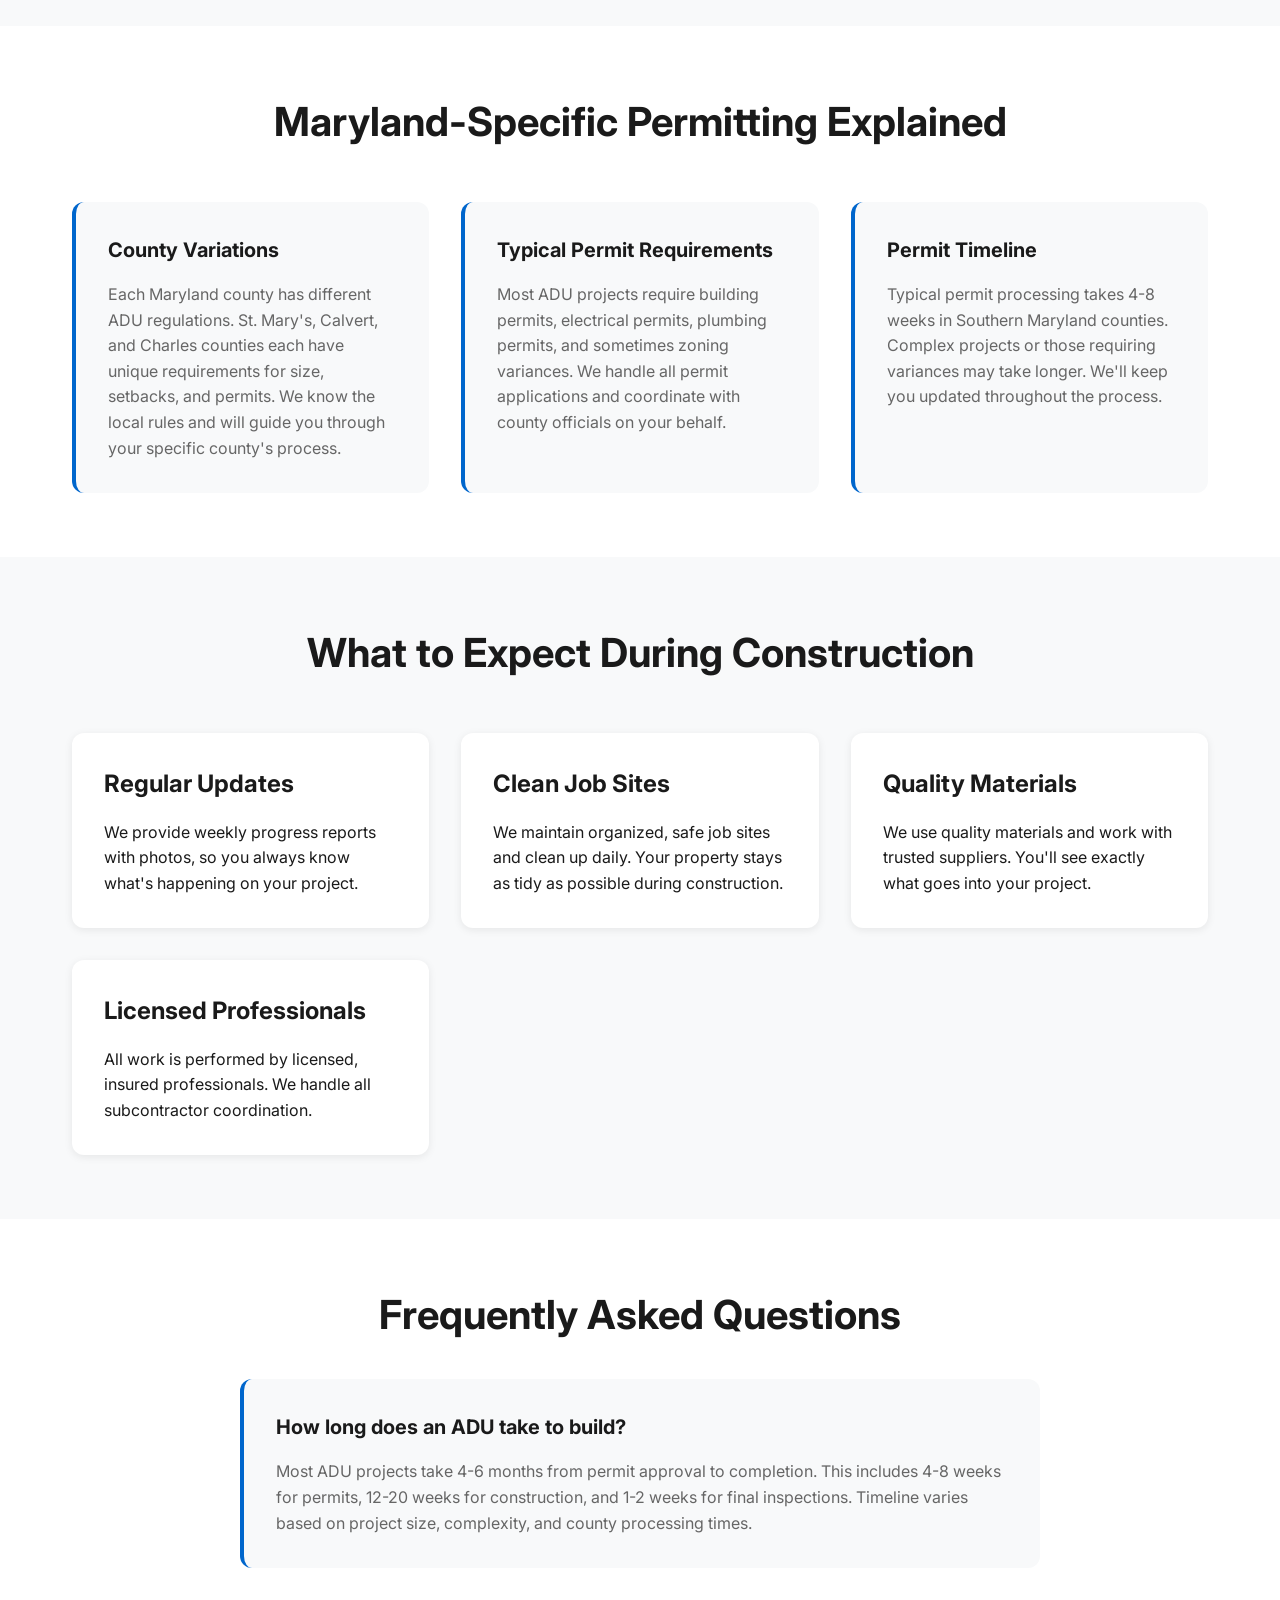
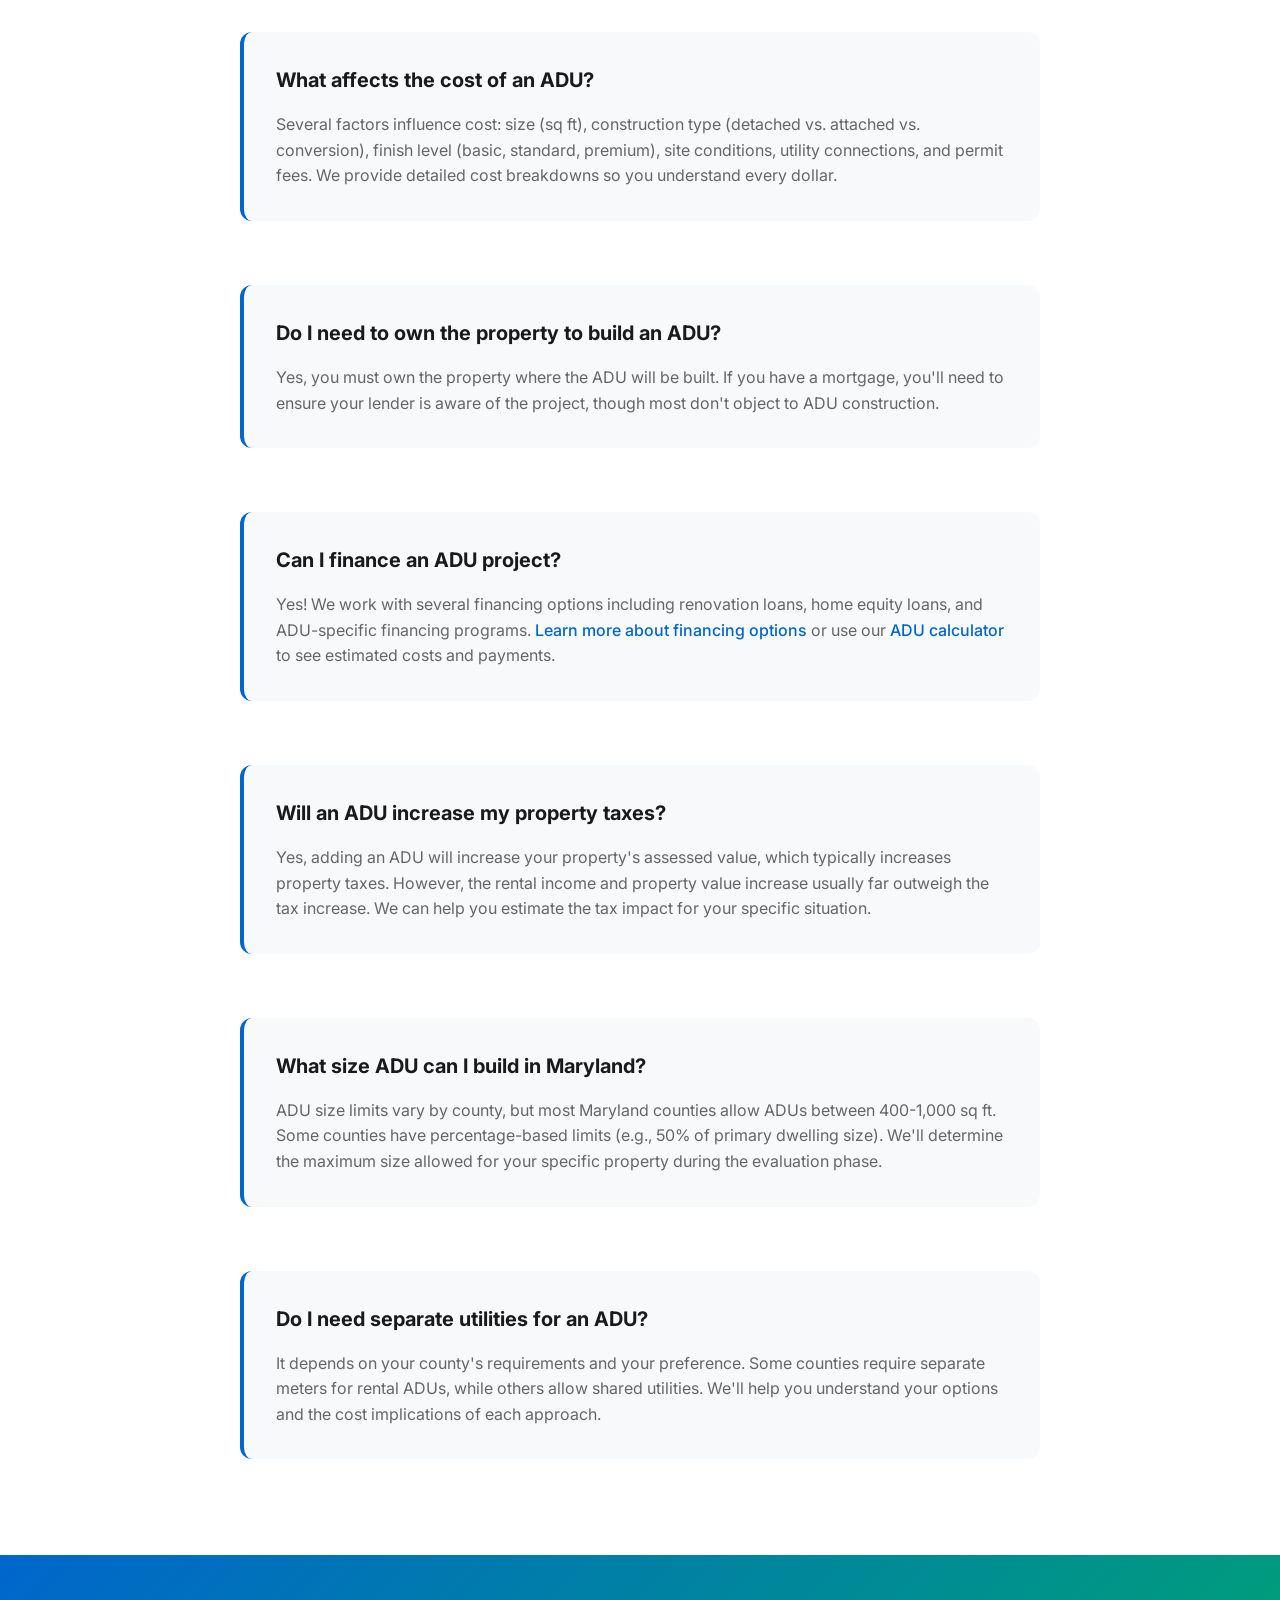
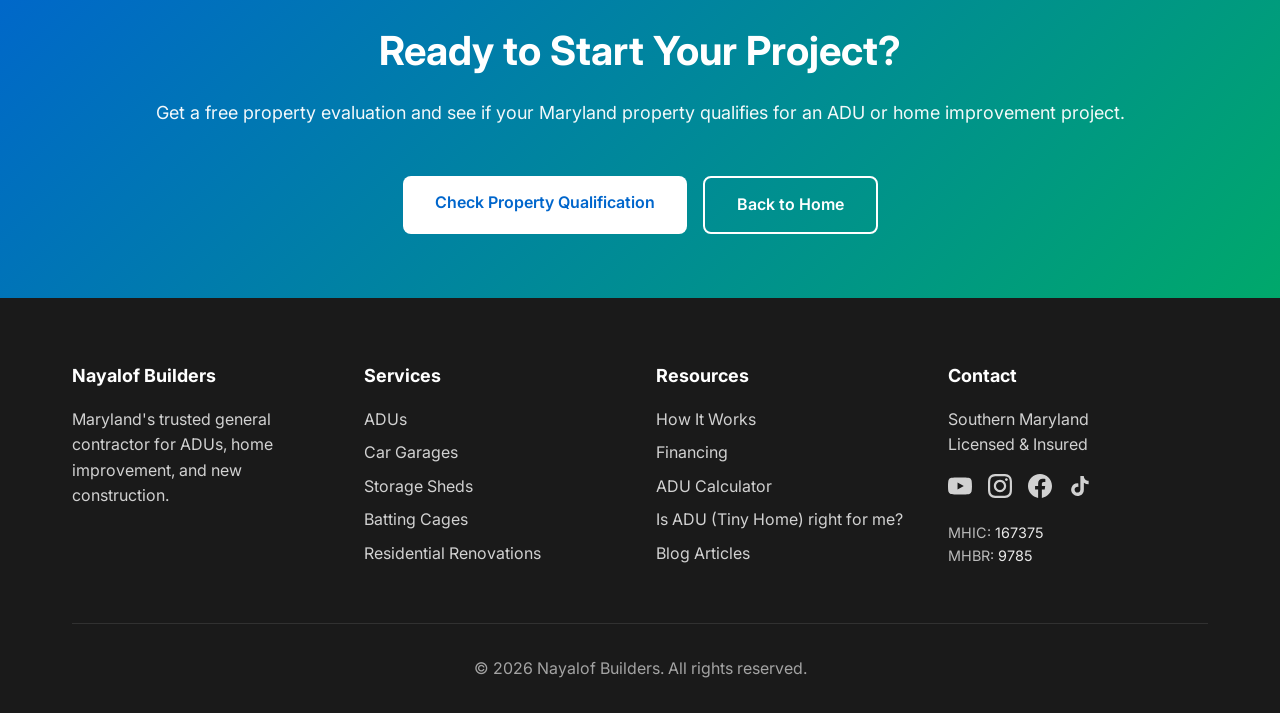
<file: how-it-works.html>
<!doctype html>
<html lang="en">
  <head>
    <meta charset="UTF-8" />
    <meta name="viewport" content="width=device-width, initial-scale=1.0" />
    <link rel="icon" type="image/png" href="images/Favicon.png" />
    <title>How It Works - Nayalof Builders</title>
    <link rel="stylesheet" href="styles.css" />
    <link rel="preconnect" href="https://fonts.googleapis.com" />
    <link rel="preconnect" href="https://fonts.gstatic.com" crossorigin />
    <link
      href="https://fonts.googleapis.com/css2?family=Inter:wght@300;400;500;600;700&display=swap"
      rel="stylesheet"
    />

    <!-- Google tag (gtag.js) -->
    <script
      async
      src="https://www.googletagmanager.com/gtag/js?id=G-D4FJPPKP7V"
    ></script>
    <script>
      window.dataLayer = window.dataLayer || [];
      function gtag() {
        dataLayer.push(arguments);
      }
      gtag("js", new Date());

      gtag("config", "G-D4FJPPKP7V");
    </script>
  </head>
  <body>
    <!-- Navigation -->
    <nav class="navbar">
      <div class="nav-container">
        <a href="index.html" class="logo">Nayalof Builders</a>
        <ul class="nav-menu">
          <li class="nav-item dropdown">
            <a href="#" class="nav-link"
              >Home Improvement <span class="dropdown-arrow">▼</span></a
            >
            <ul class="dropdown-menu">
              <li><a href="shed.html">Storage Shed</a></li>
              <li><a href="batting-cage.html">Batting Cage</a></li>
              <li>
                <a href="residential-renovations.html"
                  >Residential Renovations</a
                >
              </li>
            </ul>
          </li>
          <li class="nav-item dropdown">
            <a href="#" class="nav-link"
              >New Construction <span class="dropdown-arrow">▼</span></a
            >
            <ul class="dropdown-menu">
              <li>
                <a href="adu.html">Accessory Dwelling Unit (Granny-Flat)</a>
              </li>
              <li>
                <a href="index.html#car-garage"
                  >Car Garage
                  <img
                    src="images/ComingSoon.png"
                    alt="Coming Soon"
                    style="
                      height: 32px;
                      vertical-align: middle;
                      margin-left: 4px;
                    "
                /></a>
              </li>
              <li>
                <a href="index.html#single-family"
                  >Single-Family Residential
                  <img
                    src="images/ComingSoon.png"
                    alt="Coming Soon"
                    style="
                      height: 32px;
                      vertical-align: middle;
                      margin-left: 4px;
                    "
                /></a>
              </li>
            </ul>
          </li>
          <li class="nav-item dropdown">
            <a href="#" class="nav-link"
              >Learn More <span class="dropdown-arrow">▼</span></a
            >
            <ul class="dropdown-menu">
              <li><a href="how-it-works.html">How It Works</a></li>
              <li><a href="calculator.html">ADU Calculator</a></li>
              <li><a href="financing.html">Financing</a></li>
              <li>
                <a href="Questionnaire_NewConstruction.html"
                  >Is ADU (Tiny Home) right for me?</a
                >
              </li>
            </ul>
          </li>
        </ul>
        <div class="hamburger">
          <span></span>
          <span></span>
          <span></span>
        </div>
      </div>
    </nav>

    <!-- Overview Section -->
    <section class="section" style="background: var(--bg-light)">
      <div class="container">
        <h2 class="section-title">The Nayalof Builders Process</h2>
        <p class="section-intro">
          We've streamlined the construction process to make it as clear and
          stress-free as possible. Here's what to expect when you work with us.
        </p>
      </div>
    </section>

    <!-- Detailed Steps -->
    <section class="section process-section">
      <div class="container">
        <div
          class="process-steps"
          style="grid-template-columns: 1fr; gap: var(--spacing-lg)"
        >
          <div
            class="process-step"
            style="
              display: grid;
              grid-template-columns: auto 1fr;
              gap: var(--spacing-md);
              text-align: left;
              max-width: 900px;
              margin: 0 auto;
            "
          >
            <div style="text-align: center">
              <div class="step-number">1</div>
              <div class="step-icon">🔍</div>
            </div>
            <div>
              <h3 style="text-align: left; margin-bottom: var(--spacing-sm)">
                Property Evaluation
              </h3>
              <p style="text-align: left; margin-bottom: var(--spacing-sm)">
                We start with a comprehensive site visit to assess your
                property's potential. We'll evaluate:
              </p>
              <ul
                style="
                  text-align: left;
                  margin-left: var(--spacing-md);
                  color: var(--text-gray);
                "
              >
                <li>Zoning requirements and ADU eligibility</li>
                <li>Site conditions and topography</li>
                <li>Utility access and connection points</li>
                <li>Setback requirements and lot coverage</li>
                <li>Existing structures and potential impacts</li>
              </ul>
              <p
                style="
                  text-align: left;
                  margin-top: var(--spacing-sm);
                  color: var(--text-gray);
                "
              >
                <strong>Timeline:</strong> 1-2 weeks
              </p>
            </div>
          </div>

          <div
            class="process-step"
            style="
              display: grid;
              grid-template-columns: auto 1fr;
              gap: var(--spacing-md);
              text-align: left;
              max-width: 900px;
              margin: 0 auto;
            "
          >
            <div style="text-align: center">
              <div class="step-number">2</div>
              <div class="step-icon">📐</div>
            </div>
            <div>
              <h3 style="text-align: left; margin-bottom: var(--spacing-sm)">
                Design + Cost Modeling
              </h3>
              <p style="text-align: left; margin-bottom: var(--spacing-sm)">
                Based on your goals and property constraints, we create:
              </p>
              <ul
                style="
                  text-align: left;
                  margin-left: var(--spacing-md);
                  color: var(--text-gray);
                "
              >
                <li>Detailed architectural plans and elevations</li>
                <li>Material specifications and finish selections</li>
                <li>Line-item cost breakdown (no hidden fees)</li>
                <li>Multiple design options if applicable</li>
                <li>3D renderings to visualize your project</li>
              </ul>
              <p
                style="
                  text-align: left;
                  margin-top: var(--spacing-sm);
                  color: var(--text-gray);
                "
              >
                <strong>Timeline:</strong> 2-4 weeks
              </p>
            </div>
          </div>

          <div
            class="process-step"
            style="
              display: grid;
              grid-template-columns: auto 1fr;
              gap: var(--spacing-md);
              text-align: left;
              max-width: 900px;
              margin: 0 auto;
            "
          >
            <div style="text-align: center">
              <div class="step-number">3</div>
              <div class="step-icon">🧮</div>
            </div>
            <div>
              <h3 style="text-align: left; margin-bottom: var(--spacing-sm)">
                Understand the Math
              </h3>
              <p style="text-align: left; margin-bottom: var(--spacing-sm)">
                We believe in transparent, math-driven decision making. We'll
                walk you through:
              </p>
              <ul
                style="
                  text-align: left;
                  margin-left: var(--spacing-md);
                  color: var(--text-gray);
                "
              >
                <li>Total project cost and financing options</li>
                <li>Expected rental income based on local market rates</li>
                <li>Break-even timeline and ROI projections</li>
                <li>Property value increase estimates</li>
                <li>Tax implications and benefits</li>
              </ul>
              <p
                style="
                  text-align: left;
                  margin-top: var(--spacing-sm);
                  color: var(--text-gray);
                "
              >
                <strong>Timeline:</strong> 1 week (concurrent with design)
              </p>
            </div>
          </div>

          <div
            class="process-step"
            style="
              display: grid;
              grid-template-columns: auto 1fr;
              gap: var(--spacing-md);
              text-align: left;
              max-width: 900px;
              margin: 0 auto;
            "
          >
            <div style="text-align: center">
              <div class="step-number">4</div>
              <div class="step-icon">📋</div>
            </div>
            <div>
              <h3 style="text-align: left; margin-bottom: var(--spacing-sm)">
                Permits + Construction
              </h3>
              <p style="text-align: left; margin-bottom: var(--spacing-sm)">
                We handle all the paperwork and build with precision:
              </p>
              <ul
                style="
                  text-align: left;
                  margin-left: var(--spacing-md);
                  color: var(--text-gray);
                "
              >
                <li>Submit all required permits to your county</li>
                <li>Coordinate with utility companies for connections</li>
                <li>Schedule inspections at each phase</li>
                <li>Provide weekly progress updates with photos</li>
                <li>Maintain clean, safe job sites</li>
              </ul>
              <p
                style="
                  text-align: left;
                  margin-top: var(--spacing-sm);
                  color: var(--text-gray);
                "
              >
                <strong>Timeline:</strong> 4-8 weeks for permits, 12-20 weeks
                for construction
              </p>
            </div>
          </div>

          <div
            class="process-step"
            style="
              display: grid;
              grid-template-columns: auto 1fr;
              gap: var(--spacing-md);
              text-align: left;
              max-width: 900px;
              margin: 0 auto;
            "
          >
            <div style="text-align: center">
              <div class="step-number">5</div>
              <div class="step-icon">🏠</div>
            </div>
            <div>
              <h3 style="text-align: left; margin-bottom: var(--spacing-sm)">
                Move In or Rent Out
              </h3>
              <p style="text-align: left; margin-bottom: var(--spacing-sm)">
                Your project is complete and ready to use:
              </p>
              <ul
                style="
                  text-align: left;
                  margin-left: var(--spacing-md);
                  color: var(--text-gray);
                "
              >
                <li>Final walkthrough and inspection</li>
                <li>Certificate of occupancy from county</li>
                <li>Warranty information and maintenance guides</li>
                <li>Help connecting utilities if needed</li>
                <li>Ongoing support for any questions</li>
              </ul>
              <p
                style="
                  text-align: left;
                  margin-top: var(--spacing-sm);
                  color: var(--text-gray);
                "
              >
                <strong>Timeline:</strong> 1 week for final inspections and
                handover
              </p>
            </div>
          </div>
        </div>
      </div>
    </section>

    <!-- Visual Timeline -->
    <section class="section" style="background: var(--bg-light)">
      <div class="container">
        <h2 class="section-title">Project Timeline</h2>
        <div class="calculator-card">
          <div
            style="
              display: flex;
              flex-direction: column;
              gap: var(--spacing-md);
            "
          >
            <div
              style="display: flex; align-items: center; gap: var(--spacing-md)"
            >
              <div
                style="
                  min-width: 120px;
                  font-weight: 600;
                  color: var(--primary-blue);
                "
              >
                Weeks 1-2
              </div>
              <div
                style="
                  flex: 1;
                  padding: var(--spacing-sm);
                  background: var(--bg-light);
                  border-radius: var(--radius-md);
                "
              >
                Property Evaluation
              </div>
            </div>
            <div
              style="display: flex; align-items: center; gap: var(--spacing-md)"
            >
              <div
                style="
                  min-width: 120px;
                  font-weight: 600;
                  color: var(--primary-blue);
                "
              >
                Weeks 3-6
              </div>
              <div
                style="
                  flex: 1;
                  padding: var(--spacing-sm);
                  background: var(--bg-light);
                  border-radius: var(--radius-md);
                "
              >
                Design + Cost Modeling
              </div>
            </div>
            <div
              style="display: flex; align-items: center; gap: var(--spacing-md)"
            >
              <div
                style="
                  min-width: 120px;
                  font-weight: 600;
                  color: var(--primary-blue);
                "
              >
                Weeks 7-14
              </div>
              <div
                style="
                  flex: 1;
                  padding: var(--spacing-sm);
                  background: var(--bg-light);
                  border-radius: var(--radius-md);
                "
              >
                Permits + Approvals
              </div>
            </div>
            <div
              style="display: flex; align-items: center; gap: var(--spacing-md)"
            >
              <div
                style="
                  min-width: 120px;
                  font-weight: 600;
                  color: var(--primary-blue);
                "
              >
                Weeks 15-34
              </div>
              <div
                style="
                  flex: 1;
                  padding: var(--spacing-sm);
                  background: var(--bg-light);
                  border-radius: var(--radius-md);
                "
              >
                Construction
              </div>
            </div>
            <div
              style="display: flex; align-items: center; gap: var(--spacing-md)"
            >
              <div
                style="
                  min-width: 120px;
                  font-weight: 600;
                  color: var(--primary-blue);
                "
              >
                Week 35
              </div>
              <div
                style="
                  flex: 1;
                  padding: var(--spacing-sm);
                  background: var(--bg-light);
                  border-radius: var(--radius-md);
                "
              >
                Final Inspection + Move-In
              </div>
            </div>
          </div>
          <p
            style="
              margin-top: var(--spacing-md);
              color: var(--text-gray);
              font-size: 0.9rem;
            "
          >
            <em
              >*Timeline varies based on project size, complexity, and county
              permit processing times.</em
            >
          </p>
        </div>
      </div>
    </section>

    <!-- Maryland Permitting -->
    <section class="section">
      <div class="container">
        <h2 class="section-title">Maryland-Specific Permitting Explained</h2>
        <div class="education-content">
          <div class="education-card">
            <h3>County Variations</h3>
            <p>
              Each Maryland county has different ADU regulations. St. Mary's,
              Calvert, and Charles counties each have unique requirements for
              size, setbacks, and permits. We know the local rules and will
              guide you through your specific county's process.
            </p>
          </div>

          <div class="education-card">
            <h3>Typical Permit Requirements</h3>
            <p>
              Most ADU projects require building permits, electrical permits,
              plumbing permits, and sometimes zoning variances. We handle all
              permit applications and coordinate with county officials on your
              behalf.
            </p>
          </div>

          <div class="education-card">
            <h3>Permit Timeline</h3>
            <p>
              Typical permit processing takes 4-8 weeks in Southern Maryland
              counties. Complex projects or those requiring variances may take
              longer. We'll keep you updated throughout the process.
            </p>
          </div>
        </div>
      </div>
    </section>

    <!-- What to Expect -->
    <section class="section" style="background: var(--bg-light)">
      <div class="container">
        <h2 class="section-title">What to Expect During Construction</h2>
        <div class="benefits-grid">
          <div class="benefit-card">
            <h3>Regular Updates</h3>
            <p>
              We provide weekly progress reports with photos, so you always know
              what's happening on your project.
            </p>
          </div>

          <div class="benefit-card">
            <h3>Clean Job Sites</h3>
            <p>
              We maintain organized, safe job sites and clean up daily. Your
              property stays as tidy as possible during construction.
            </p>
          </div>

          <div class="benefit-card">
            <h3>Quality Materials</h3>
            <p>
              We use quality materials and work with trusted suppliers. You'll
              see exactly what goes into your project.
            </p>
          </div>

          <div class="benefit-card">
            <h3>Licensed Professionals</h3>
            <p>
              All work is performed by licensed, insured professionals. We
              handle all subcontractor coordination.
            </p>
          </div>
        </div>
      </div>
    </section>

    <!-- FAQ Section -->
    <section class="section">
      <div class="container">
        <h2 class="section-title">Frequently Asked Questions</h2>
        <div
          class="education-content"
          style="grid-template-columns: 1fr; max-width: 800px; margin: 0 auto"
        >
          <div class="education-card" style="margin-bottom: var(--spacing-md)">
            <h3>How long does an ADU take to build?</h3>
            <p>
              Most ADU projects take 4-6 months from permit approval to
              completion. This includes 4-8 weeks for permits, 12-20 weeks for
              construction, and 1-2 weeks for final inspections. Timeline varies
              based on project size, complexity, and county processing times.
            </p>
          </div>

          <div class="education-card" style="margin-bottom: var(--spacing-md)">
            <h3>What affects the cost of an ADU?</h3>
            <p>
              Several factors influence cost: size (sq ft), construction type
              (detached vs. attached vs. conversion), finish level (basic,
              standard, premium), site conditions, utility connections, and
              permit fees. We provide detailed cost breakdowns so you understand
              every dollar.
            </p>
          </div>

          <div class="education-card" style="margin-bottom: var(--spacing-md)">
            <h3>Do I need to own the property to build an ADU?</h3>
            <p>
              Yes, you must own the property where the ADU will be built. If you
              have a mortgage, you'll need to ensure your lender is aware of the
              project, though most don't object to ADU construction.
            </p>
          </div>

          <div class="education-card" style="margin-bottom: var(--spacing-md)">
            <h3>Can I finance an ADU project?</h3>
            <p>
              Yes! We work with several financing options including renovation
              loans, home equity loans, and ADU-specific financing programs.
              <a href="financing.html" class="text-link"
                >Learn more about financing options</a
              >
              or use our
              <a href="calculator.html" class="text-link">ADU calculator</a> to
              see estimated costs and payments.
            </p>
          </div>

          <div class="education-card" style="margin-bottom: var(--spacing-md)">
            <h3>Will an ADU increase my property taxes?</h3>
            <p>
              Yes, adding an ADU will increase your property's assessed value,
              which typically increases property taxes. However, the rental
              income and property value increase usually far outweigh the tax
              increase. We can help you estimate the tax impact for your
              specific situation.
            </p>
          </div>

          <div class="education-card" style="margin-bottom: var(--spacing-md)">
            <h3>What size ADU can I build in Maryland?</h3>
            <p>
              ADU size limits vary by county, but most Maryland counties allow
              ADUs between 400-1,000 sq ft. Some counties have percentage-based
              limits (e.g., 50% of primary dwelling size). We'll determine the
              maximum size allowed for your specific property during the
              evaluation phase.
            </p>
          </div>

          <div class="education-card" style="margin-bottom: var(--spacing-md)">
            <h3>Do I need separate utilities for an ADU?</h3>
            <p>
              It depends on your county's requirements and your preference. Some
              counties require separate meters for rental ADUs, while others
              allow shared utilities. We'll help you understand your options and
              the cost implications of each approach.
            </p>
          </div>
        </div>
      </div>
    </section>

    <!-- CTA Section -->
    <section class="section cta-section">
      <div class="container">
        <div class="cta-content">
          <h2>Ready to Start Your Project?</h2>
          <p>
            Get a free property evaluation and see if your Maryland property
            qualifies for an ADU or home improvement project.
          </p>
          <div class="cta-buttons">
            <a href="calculator.html" class="btn btn-primary"
              >Check Property Qualification</a
            >
            <a href="index.html" class="btn btn-secondary">Back to Home</a>
          </div>
        </div>
      </div>
    </section>

    <!-- Footer -->
    <footer class="footer">
      <div class="container">
        <div class="footer-content">
          <div class="footer-section">
            <h4>Nayalof Builders</h4>
            <p>
              Maryland's trusted general contractor for ADUs, home improvement,
              and new construction.
            </p>
          </div>
          <div class="footer-section">
            <h4>Services</h4>
            <ul>
              <li><a href="adu.html">ADUs</a></li>
              <li><a href="index.html#car-garage">Car Garages</a></li>
              <li><a href="shed.html">Storage Sheds</a></li>
              <li><a href="batting-cage.html">Batting Cages</a></li>
              <li>
                <a href="residential-renovations.html"
                  >Residential Renovations</a
                >
              </li>
            </ul>
          </div>
          <div class="footer-section">
            <h4>Resources</h4>
            <ul>
              <li><a href="how-it-works.html">How It Works</a></li>
              <li><a href="financing.html">Financing</a></li>
              <li><a href="calculator.html">ADU Calculator</a></li>
              <li>
                <a href="Questionnaire_NewConstruction.html"
                  >Is ADU (Tiny Home) right for me?</a
                >
              </li>
              <li><a href="blog.html">Blog Articles</a></li>
            </ul>
          </div>
          <div class="footer-section">
            <h4>Contact</h4>
            <p>Southern Maryland</p>
            <p>Licensed & Insured</p>
            <div
              style="
                margin-top: var(--spacing-sm);
                display: flex;
                gap: var(--spacing-sm);
                align-items: center;
              "
            >
              <a
                href="https://www.youtube.com/@NayalofBuilders"
                target="_blank"
                rel="noopener noreferrer"
                style="
                  color: rgba(255, 255, 255, 0.8);
                  text-decoration: none;
                  transition: color 0.2s;
                "
                title="YouTube"
                onmouseover="this.style.color = '#FF0000'"
                onmouseout="this.style.color = 'rgba(255, 255, 255, 0.8)'"
              >
                <svg
                  width="24"
                  height="24"
                  viewBox="0 0 24 24"
                  fill="currentColor"
                  xmlns="http://www.w3.org/2000/svg"
                >
                  <path
                    d="M23.498 6.186a3.016 3.016 0 0 0-2.122-2.136C19.505 3.545 12 3.545 12 3.545s-7.505 0-9.377.505A3.017 3.017 0 0 0 .502 6.186C0 8.07 0 12 0 12s0 3.93.502 5.814a3.016 3.016 0 0 0 2.122 2.136c1.871.505 9.376.505 9.376.505s7.505 0 9.377-.505a3.015 3.015 0 0 0 2.122-2.136C24 15.93 24 12 24 12s0-3.93-.502-5.814zM9.545 15.568V8.432L15.818 12l-6.273 3.568z"
                  />
                </svg>
              </a>
              <a
                href="https://www.instagram.com/nayalofbuilders/"
                target="_blank"
                rel="noopener noreferrer"
                style="
                  color: rgba(255, 255, 255, 0.8);
                  text-decoration: none;
                  transition: color 0.2s;
                "
                title="Instagram"
                onmouseover="this.style.color = '#E4405F'"
                onmouseout="this.style.color = 'rgba(255, 255, 255, 0.8)'"
              >
                <svg
                  width="24"
                  height="24"
                  viewBox="0 0 24 24"
                  fill="currentColor"
                  xmlns="http://www.w3.org/2000/svg"
                >
                  <path
                    d="M12 2.163c3.204 0 3.584.012 4.85.07 3.252.148 4.771 1.691 4.919 4.919.058 1.265.069 1.645.069 4.849 0 3.205-.012 3.584-.069 4.849-.149 3.225-1.664 4.771-4.919 4.919-1.266.058-1.644.07-4.85.07-3.204 0-3.584-.012-4.849-.07-3.26-.149-4.771-1.699-4.919-4.92-.058-1.265-.07-1.644-.07-4.849 0-3.204.013-3.583.07-4.849.149-3.227 1.664-4.771 4.919-4.919 1.266-.057 1.645-.069 4.849-.069zm0-2.163c-3.259 0-3.667.014-4.947.072-4.358.2-6.78 2.618-6.98 6.98-.059 1.281-.073 1.689-.073 4.948 0 3.259.014 3.668.072 4.948.2 4.358 2.618 6.78 6.98 6.98 1.281.058 1.689.072 4.948.072 3.259 0 3.668-.014 4.948-.072 4.354-.2 6.782-2.618 6.979-6.98.059-1.28.073-1.689.073-4.948 0-3.259-.014-3.667-.072-4.947-.196-4.354-2.617-6.78-6.979-6.98-1.281-.059-1.69-.073-4.949-.073zm0 5.838c-3.403 0-6.162 2.759-6.162 6.162s2.759 6.163 6.162 6.163 6.162-2.759 6.162-6.163c0-3.403-2.759-6.162-6.162-6.162zm0 10.162c-2.209 0-4-1.79-4-4 0-2.209 1.791-4 4-4s4 1.791 4 4c0 2.21-1.791 4-4 4zm6.406-11.845c-.796 0-1.441.645-1.441 1.44s.645 1.44 1.441 1.44c.795 0 1.439-.645 1.439-1.44s-.644-1.44-1.439-1.44z"
                  />
                </svg>
              </a>
              <a
                href="https://www.facebook.com/people/Nayalof-Builders/61585540200349/"
                target="_blank"
                rel="noopener noreferrer"
                style="
                  color: rgba(255, 255, 255, 0.8);
                  text-decoration: none;
                  transition: color 0.2s;
                "
                title="Facebook"
                onmouseover="this.style.color = '#1877F2'"
                onmouseout="this.style.color = 'rgba(255, 255, 255, 0.8)'"
              >
                <svg
                  width="24"
                  height="24"
                  viewBox="0 0 24 24"
                  fill="currentColor"
                  xmlns="http://www.w3.org/2000/svg"
                >
                  <path
                    d="M24 12.073c0-6.627-5.373-12-12-12s-12 5.373-12 12c0 5.99 4.388 10.954 10.125 11.854v-8.385H7.078v-3.47h3.047V9.43c0-3.007 1.792-4.669 4.533-4.669 1.312 0 2.686.235 2.686.235v2.953H15.83c-1.491 0-1.956.925-1.956 1.874v2.25h3.328l-.532 3.47h-2.796v8.385C19.612 23.027 24 18.062 24 12.073z"
                  />
                </svg>
              </a>
              <a
                href="https://www.tiktok.com/@nayalofbuilders"
                target="_blank"
                rel="noopener noreferrer"
                style="
                  color: rgba(255, 255, 255, 0.8);
                  text-decoration: none;
                  transition: color 0.2s;
                "
                title="TikTok"
                onmouseover="this.style.color = '#FE2C55'"
                onmouseout="this.style.color = 'rgba(255, 255, 255, 0.8)'"
              >
                <svg
                  width="24"
                  height="24"
                  viewBox="0 0 24 24"
                  fill="currentColor"
                  xmlns="http://www.w3.org/2000/svg"
                >
                  <path
                    d="M19.59 6.69a4.83 4.83 0 0 1-3.77-4.25V2h-3.45v13.67a2.89 2.89 0 0 1-5.2 1.74 2.89 2.89 0 0 1 2.31-4.64 2.93 2.93 0 0 1 .88.13V9.4a6.84 6.84 0 0 0-1-.05A6.33 6.33 0 0 0 5 20.1a6.34 6.34 0 0 0 10.86-4.43v-7a8.16 8.16 0 0 0 4.77 1.52v-3.4a4.85 4.85 0 0 1-1-.1z"
                  />
                </svg>
              </a>
            </div>
            <p
              style="
                margin-top: var(--spacing-sm);
                font-size: 0.9rem;
                color: rgba(255, 255, 255, 0.7);
              "
            >
              MHIC: <span style="color: rgba(255, 255, 255, 0.9)">167375</span>
            </p>
            <p style="font-size: 0.9rem; color: rgba(255, 255, 255, 0.7)">
              MHBR: <span style="color: rgba(255, 255, 255, 0.9)">9785</span>
            </p>
          </div>
        </div>
        <div class="footer-bottom">
          <p>
            &copy; <span id="copyright-year">2026</span> Nayalof Builders. All
            rights reserved.
          </p>
        </div>
      </div>
    </footer>

    <script src="script.js"></script>
  </body>
</html>
</file>
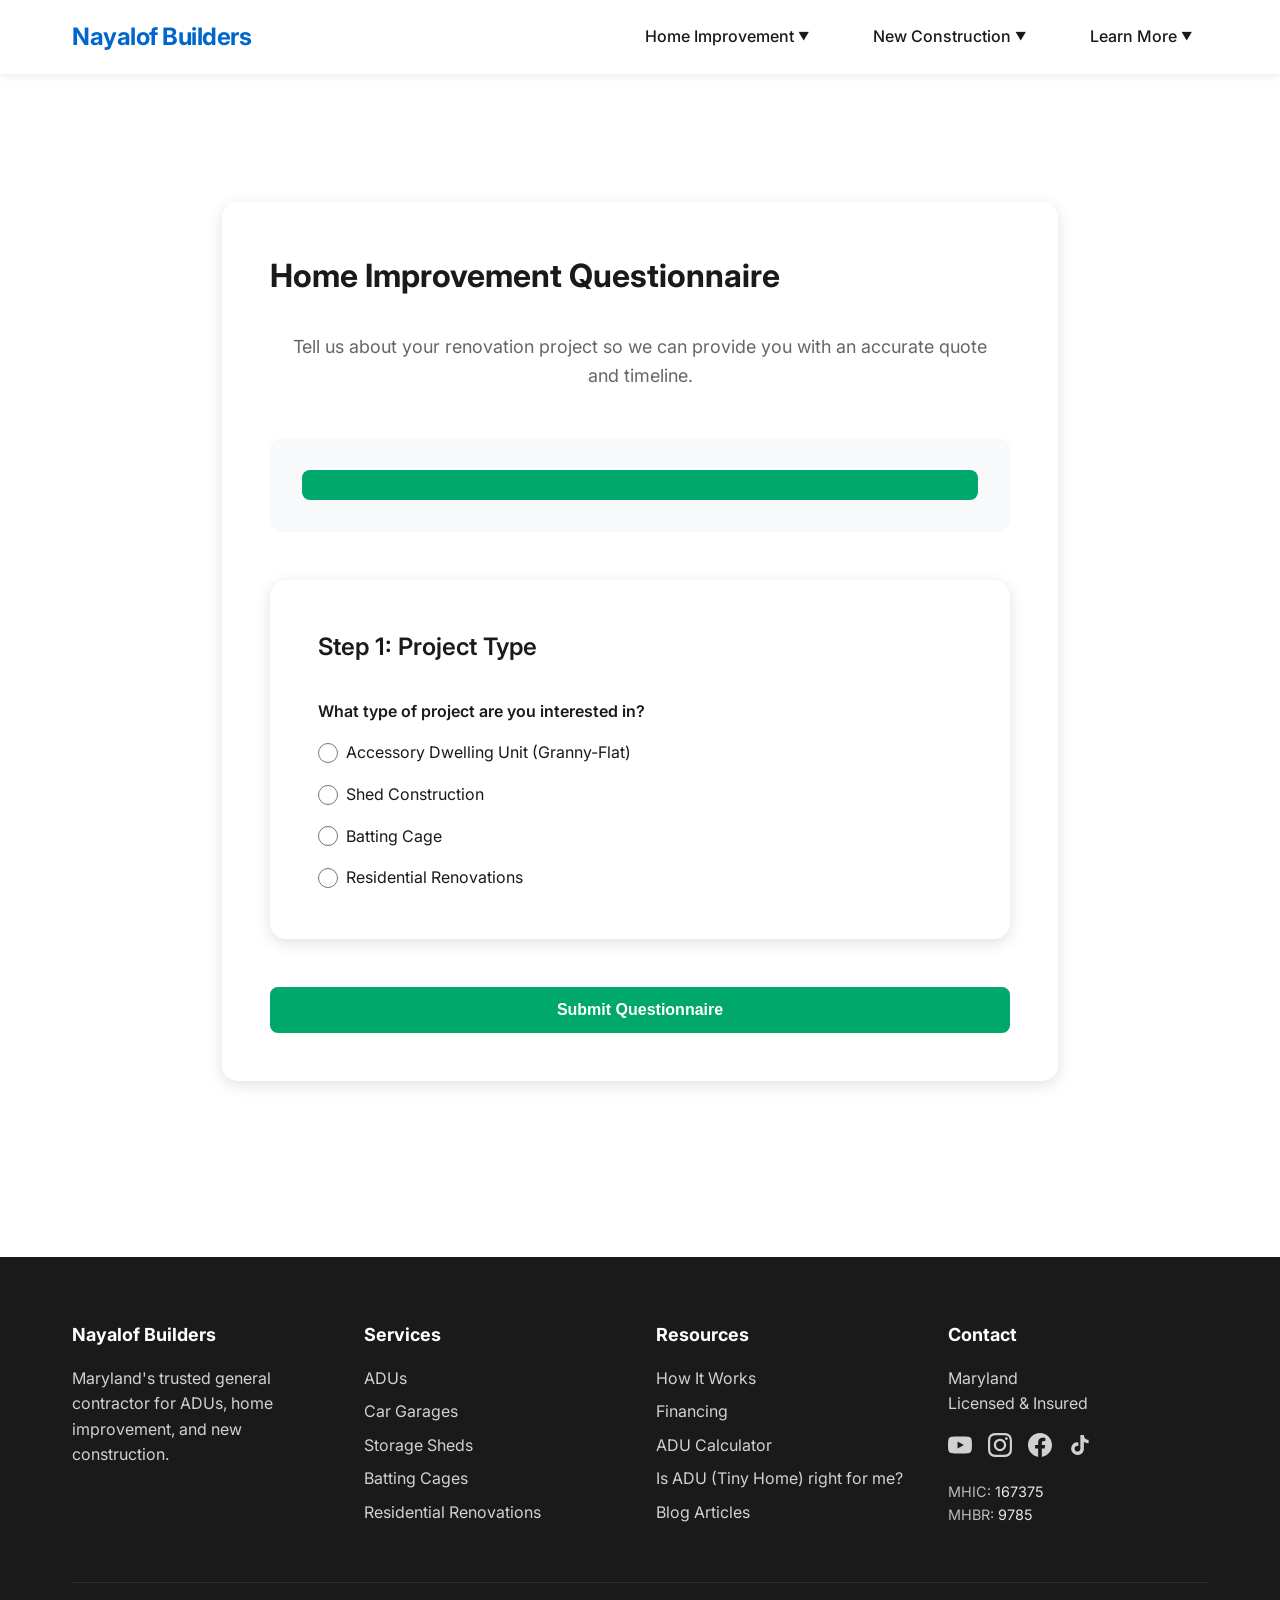
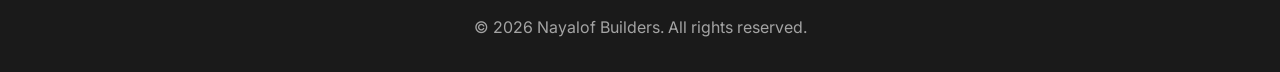
<file: Questionnaire_HomeImprovement.html>
<!doctype html>
<html lang="en">
  <head>
    <meta charset="UTF-8" />
    <meta name="viewport" content="width=device-width, initial-scale=1.0" />
    <link rel="icon" type="image/png" href="images/Favicon.png" />
    <title>Home Improvement Questionnaire - Nayalof Builders</title>
    <link rel="stylesheet" href="styles.css" />
    <link rel="preconnect" href="https://fonts.googleapis.com" />
    <link rel="preconnect" href="https://fonts.gstatic.com" crossorigin />
    <link
      href="https://fonts.googleapis.com/css2?family=Inter:wght@300;400;500;600;700&display=swap"
      rel="stylesheet"
    />
    <style>
      .progress-container {
        background: var(--bg-light);
        padding: var(--spacing-md);
        border-radius: var(--radius-lg);
        margin-bottom: var(--spacing-lg);
      }
      .progress-bar {
        width: 100%;
        height: 30px;
        background: var(--bg-gray);
        border-radius: var(--radius-md);
        overflow: hidden;
        position: relative;
      }
      .progress-fill {
        height: 100%;
        background: var(--secondary-green);
        transition: width 0.3s ease;
      }
      .question-step {
        display: none;
      }
      .question-step.active {
        display: block;
      }
      .question-card {
        background: white;
        padding: var(--spacing-lg);
        border-radius: var(--radius-xl);
        box-shadow: var(--shadow-md);
        margin-bottom: var(--spacing-md);
      }
      .question-title {
        font-size: 1.5rem;
        font-weight: 600;
        color: var(--text-dark);
        margin-bottom: var(--spacing-md);
      }
      .question-label {
        display: block;
        font-weight: 600;
        color: var(--text-dark);
        margin-bottom: var(--spacing-xs);
      }
      .form-actions {
        display: flex;
        gap: var(--spacing-sm);
        justify-content: space-between;
        margin-top: var(--spacing-lg);
      }
      .btn-nav {
        padding: 0.875rem 2rem;
        border-radius: var(--radius-md);
        text-decoration: none;
        font-weight: 600;
        transition: all 0.3s;
        border: none;
        cursor: pointer;
        font-size: 1rem;
      }
      .btn-prev {
        background: var(--bg-gray);
        color: var(--text-dark);
      }
      .btn-prev:hover {
        background: var(--text-gray);
      }
      .btn-next {
        background: var(--primary-blue);
        color: white;
      }
      .btn-next:hover {
        background: var(--primary-blue-dark);
      }
      .btn-submit {
        background: var(--secondary-green);
        color: white;
        width: 100%;
      }
      .btn-submit:hover {
        background: #008a5a;
      }
      .radio-group,
      .checkbox-group {
        display: flex;
        flex-direction: column;
        gap: var(--spacing-sm);
        margin-top: var(--spacing-sm);
      }
      .radio-option,
      .checkbox-option {
        display: flex;
        align-items: center;
        gap: var(--spacing-xs);
      }
      .radio-option input,
      .checkbox-option input {
        width: 20px;
        height: 20px;
        cursor: pointer;
      }
      .radio-option label,
      .checkbox-option label {
        cursor: pointer;
        font-weight: normal;
      }
      .other-input {
        margin-top: var(--spacing-sm);
        width: 100%;
        padding: 0.875rem;
        border: 2px solid var(--border-color);
        border-radius: var(--radius-md);
        display: none;
      }
      .other-input.show {
        display: block;
      }
      /* ADU Selection Card Styles */
      .adu-option-card:hover {
        border-color: var(--primary-blue);
        transform: translateY(-4px);
        box-shadow: var(--shadow-md);
      }
      .adu-option-card:has(input:checked) {
        border-color: var(--secondary-green);
        border-width: 3px;
        background: var(--secondary-green-light);
      }
      .adu-option-card:has(input:checked) h4 {
        color: var(--secondary-green);
      }
      /* For browsers that don't support :has() */
      .adu-option-card.selected {
        border-color: var(--secondary-green);
        border-width: 3px;
        background: var(--secondary-green-light);
      }
      .adu-option-card.selected h4 {
        color: var(--secondary-green);
      }
      .checkbox-consent {
        display: flex;
        align-items: flex-start;
        gap: var(--spacing-sm);
        margin-top: var(--spacing-md);
        padding: var(--spacing-md);
        background: var(--primary-blue-light);
        border-radius: var(--radius-md);
      }
      .checkbox-consent input {
        margin-top: 3px;
        width: 20px;
        height: 20px;
        cursor: pointer;
      }
      .checkbox-consent label {
        font-size: 0.9rem;
        color: var(--text-dark);
        cursor: pointer;
      }
    </style>
    <!-- Google tag (gtag.js) -->
    <script
      async
      src="https://www.googletagmanager.com/gtag/js?id=G-D4FJPPKP7V"
    ></script>
    <script>
      window.dataLayer = window.dataLayer || [];
      function gtag() {
        dataLayer.push(arguments);
      }
      gtag("js", new Date());

      gtag("config", "G-D4FJPPKP7V");
    </script>
  </head>
  <body>
    <!-- Navigation -->
    <nav class="navbar">
      <div class="nav-container">
        <a href="index.html" class="logo">Nayalof Builders</a>
        <ul class="nav-menu">
          <li class="nav-item dropdown">
            <a href="#" class="nav-link"
              >Home Improvement <span class="dropdown-arrow">▼</span></a
            >
            <ul class="dropdown-menu">
              <li><a href="shed.html">Storage Shed</a></li>
              <li><a href="batting-cage.html">Batting Cage</a></li>
              <li>
                <a href="residential-renovations.html"
                  >Residential Renovations</a
                >
              </li>
            </ul>
          </li>
          <li class="nav-item dropdown">
            <a href="#" class="nav-link"
              >New Construction <span class="dropdown-arrow">▼</span></a
            >
            <ul class="dropdown-menu">
              <li>
                <a href="adu.html">Accessory Dwelling Unit (Granny-Flat)</a>
              </li>
              <li>
                <a href="index.html#car-garage"
                  >Car Garage
                  <img
                    src="images/ComingSoon.png"
                    alt="Coming Soon"
                    style="
                      height: 32px;
                      vertical-align: middle;
                      margin-left: 4px;
                    "
                /></a>
              </li>
              <li>
                <a href="index.html#single-family"
                  >Single-Family Residential
                  <img
                    src="images/ComingSoon.png"
                    alt="Coming Soon"
                    style="
                      height: 32px;
                      vertical-align: middle;
                      margin-left: 4px;
                    "
                /></a>
              </li>
            </ul>
          </li>
          <li class="nav-item dropdown">
            <a href="#" class="nav-link"
              >Learn More <span class="dropdown-arrow">▼</span></a
            >
            <ul class="dropdown-menu">
              <li><a href="how-it-works.html">How It Works</a></li>
              <li><a href="calculator.html">ADU Calculator</a></li>
              <li><a href="financing.html">Financing</a></li>
              <li>
                <a href="Questionnaire_NewConstruction.html"
                  >Is ADU (Tiny Home) right for me?</a
                >
              </li>
            </ul>
          </li>
        </ul>
        <div class="hamburger">
          <span></span>
          <span></span>
          <span></span>
        </div>
      </div>
    </nav>

    <!-- Questionnaire Section -->
    <section class="section">
      <div class="calculator-container">
        <div class="calculator-card">
          <h1 class="calculator-title">Home Improvement Questionnaire</h1>
          <p class="section-intro">
            Tell us about your renovation project so we can provide you with an
            accurate quote and timeline.
          </p>

          <!-- Progress Bar -->
          <div class="progress-container">
            <div class="progress-bar">
              <div
                class="progress-fill"
                id="progress-fill"
                style="width: 20%"
              ></div>
            </div>
          </div>

          <form id="home-improvement-form">
            <!-- Step 1: Project Type -->
            <div class="question-step active" data-step="1">
              <div class="question-card">
                <h3 class="question-title">Step 1: Project Type</h3>
                <label class="question-label"
                  >What type of project are you interested in?</label
                >
                <div class="radio-group">
                  <div class="radio-option">
                    <input
                      type="radio"
                      id="project-adu"
                      name="project-type"
                      value="adu"
                      required
                    />
                    <label for="project-adu"
                      >Accessory Dwelling Unit (Granny-Flat)</label
                    >
                  </div>
                  <div class="radio-option">
                    <input
                      type="radio"
                      id="project-shed"
                      name="project-type"
                      value="shed"
                      required
                    />
                    <label for="project-shed">Shed Construction</label>
                  </div>
                  <div class="radio-option">
                    <input
                      type="radio"
                      id="project-batting"
                      name="project-type"
                      value="batting"
                      required
                    />
                    <label for="project-batting">Batting Cage</label>
                  </div>
                  <div class="radio-option">
                    <input
                      type="radio"
                      id="project-renovation"
                      name="project-type"
                      value="renovation"
                      required
                    />
                    <label for="project-renovation"
                      >Residential Renovations</label
                    >
                  </div>
                </div>
              </div>
            </div>

            <!-- Step 2: ADU Selection (conditional - only for ADU) -->
            <div
              class="question-step"
              data-step="2"
              id="adu-selection-step"
              style="display: none"
            >
              <div class="question-card">
                <h3 class="question-title">Step 2: Select Your Floor Plan</h3>
                <label class="question-label"
                  >Choose your preferred ADU floor plan:</label
                >

                <div
                  class="adu-selection-grid"
                  style="
                    display: grid;
                    grid-template-columns: repeat(auto-fit, minmax(220px, 1fr));
                    gap: var(--spacing-md);
                    margin-top: var(--spacing-md);
                  "
                >
                  <!-- The Sprout (swapped position) -->
                  <label
                    class="adu-option-card"
                    style="
                      display: flex;
                      flex-direction: column;
                      border: 2px solid var(--border-color);
                      border-radius: var(--radius-lg);
                      overflow: hidden;
                      cursor: pointer;
                      transition: all 0.3s ease;
                    "
                  >
                    <input
                      type="radio"
                      name="adu-plan"
                      value="The Sprout"
                      style="display: none"
                      required
                    />
                    <div
                      style="
                        position: relative;
                        width: 100%;
                        height: 150px;
                        overflow: hidden;
                      "
                    >
                      <img
                        src="images/Sprout_TinyHouse_FrontView.png"
                        alt="The Sprout"
                        style="width: 100%; height: 100%; object-fit: cover"
                      />
                    </div>
                    <div style="padding: var(--spacing-sm); background: white">
                      <h4
                        style="
                          font-weight: 700;
                          color: var(--primary-blue);
                          margin-bottom: var(--spacing-xs);
                        "
                      >
                        The Sprout
                      </h4>
                      <p
                        style="
                          font-size: 0.875rem;
                          color: var(--text-dark);
                          font-weight: 600;
                          margin-bottom: var(--spacing-xs);
                        "
                      >
                        2 Bedrooms • 1 Bathroom
                      </p>
                      <p
                        style="
                          font-size: 1rem;
                          color: var(--secondary-green);
                          font-weight: 700;
                          margin-bottom: var(--spacing-xs);
                        "
                      >
                        Starting from $129,900
                      </p>
                      <p style="font-size: 0.875rem; color: var(--text-gray)">
                        700 SF
                      </p>
                    </div>
                  </label>

                  <!-- The Charmer -->
                  <label
                    class="adu-option-card"
                    style="
                      display: flex;
                      flex-direction: column;
                      border: 2px solid var(--border-color);
                      border-radius: var(--radius-lg);
                      overflow: hidden;
                      cursor: pointer;
                      transition: all 0.3s ease;
                    "
                  >
                    <input
                      type="radio"
                      name="adu-plan"
                      value="The Charmer"
                      style="display: none"
                      required
                    />
                    <div
                      style="
                        position: relative;
                        width: 100%;
                        height: 150px;
                        overflow: hidden;
                      "
                    >
                      <img
                        src="images/Charmer_TinyHouse_FrontView.png"
                        alt="The Charmer"
                        style="width: 100%; height: 100%; object-fit: cover"
                      />
                    </div>
                    <div style="padding: var(--spacing-sm); background: white">
                      <h4
                        style="
                          font-weight: 700;
                          color: var(--primary-blue);
                          margin-bottom: var(--spacing-xs);
                        "
                      >
                        The Charmer
                      </h4>
                      <p
                        style="
                          font-size: 0.875rem;
                          color: var(--text-dark);
                          font-weight: 600;
                          margin-bottom: var(--spacing-xs);
                        "
                      >
                        2 Bedrooms • 1 Bathroom
                      </p>
                      <p
                        style="
                          font-size: 1rem;
                          color: var(--secondary-green);
                          font-weight: 700;
                          margin-bottom: var(--spacing-xs);
                        "
                      >
                        Starting from $144,900
                      </p>
                      <p style="font-size: 0.875rem; color: var(--text-gray)">
                        800 SF
                      </p>
                    </div>
                  </label>

                  <!-- The Nook (swapped position) -->
                  <label
                    class="adu-option-card"
                    style="
                      display: flex;
                      flex-direction: column;
                      border: 2px solid var(--border-color);
                      border-radius: var(--radius-lg);
                      overflow: hidden;
                      cursor: pointer;
                      transition: all 0.3s ease;
                    "
                  >
                    <input
                      type="radio"
                      name="adu-plan"
                      value="The Nook"
                      style="display: none"
                      required
                    />
                    <div
                      style="
                        position: relative;
                        width: 100%;
                        height: 150px;
                        overflow: hidden;
                      "
                    >
                      <img
                        src="images/Nook_TinyHouse_FrontView.png"
                        alt="The Nook"
                        style="width: 100%; height: 100%; object-fit: cover"
                      />
                    </div>
                    <div style="padding: var(--spacing-sm); background: white">
                      <h4
                        style="
                          font-weight: 700;
                          color: var(--primary-blue);
                          margin-bottom: var(--spacing-xs);
                        "
                      >
                        The Nook
                      </h4>
                      <p
                        style="
                          font-size: 0.875rem;
                          color: var(--text-dark);
                          font-weight: 600;
                          margin-bottom: var(--spacing-xs);
                        "
                      >
                        2 Bedrooms • 1 Bathroom
                      </p>
                      <p
                        style="
                          font-size: 1rem;
                          color: var(--secondary-green);
                          font-weight: 700;
                          margin-bottom: var(--spacing-xs);
                        "
                      >
                        Starting from $159,900
                      </p>
                      <p style="font-size: 0.875rem; color: var(--text-gray)">
                        900 SF
                      </p>
                    </div>
                  </label>

                  <!-- The Nest -->
                  <label
                    class="adu-option-card"
                    style="
                      display: flex;
                      flex-direction: column;
                      border: 2px solid var(--border-color);
                      border-radius: var(--radius-lg);
                      overflow: hidden;
                      cursor: pointer;
                      transition: all 0.3s ease;
                    "
                  >
                    <input
                      type="radio"
                      name="adu-plan"
                      value="The Nest"
                      style="display: none"
                      required
                    />
                    <div
                      style="
                        position: relative;
                        width: 100%;
                        height: 150px;
                        overflow: hidden;
                      "
                    >
                      <img
                        src="images/Nest_TinyHouse_FrontView.png"
                        alt="The Nest"
                        style="width: 100%; height: 100%; object-fit: cover"
                      />
                    </div>
                    <div style="padding: var(--spacing-sm); background: white">
                      <h4
                        style="
                          font-weight: 700;
                          color: var(--primary-blue);
                          margin-bottom: var(--spacing-xs);
                        "
                      >
                        The Nest
                      </h4>
                      <p
                        style="
                          font-size: 0.875rem;
                          color: var(--text-dark);
                          font-weight: 600;
                          margin-bottom: var(--spacing-xs);
                        "
                      >
                        2 Bedrooms • 1 Bathroom
                      </p>
                      <p
                        style="
                          font-size: 1rem;
                          color: var(--secondary-green);
                          font-weight: 700;
                          margin-bottom: var(--spacing-xs);
                        "
                      >
                        Starting from $167,900
                      </p>
                      <p style="font-size: 0.875rem; color: var(--text-gray)">
                        950 SF
                      </p>
                    </div>
                  </label>

                  <!-- The Haven -->
                  <label
                    class="adu-option-card"
                    style="
                      display: flex;
                      flex-direction: column;
                      border: 2px solid var(--border-color);
                      border-radius: var(--radius-lg);
                      overflow: hidden;
                      cursor: pointer;
                      transition: all 0.3s ease;
                    "
                  >
                    <input
                      type="radio"
                      name="adu-plan"
                      value="The Haven"
                      style="display: none"
                      required
                    />
                    <div
                      style="
                        position: relative;
                        width: 100%;
                        height: 150px;
                        overflow: hidden;
                      "
                    >
                      <img
                        src="images/Haven_TinyHouse_FrontView.png"
                        alt="The Haven"
                        style="width: 100%; height: 100%; object-fit: cover"
                      />
                    </div>
                    <div style="padding: var(--spacing-sm); background: white">
                      <h4
                        style="
                          font-weight: 700;
                          color: var(--primary-blue);
                          margin-bottom: var(--spacing-xs);
                        "
                      >
                        The Haven
                      </h4>
                      <p
                        style="
                          font-size: 0.875rem;
                          color: var(--text-dark);
                          font-weight: 600;
                          margin-bottom: var(--spacing-xs);
                        "
                      >
                        2 Bedrooms • 1 Bathroom
                      </p>
                      <p
                        style="
                          font-size: 1rem;
                          color: var(--secondary-green);
                          font-weight: 700;
                          margin-bottom: var(--spacing-xs);
                        "
                      >
                        Starting from $174,900
                      </p>
                      <p style="font-size: 0.875rem; color: var(--text-gray)">
                        1000 SF
                      </p>
                    </div>
                  </label>
                </div>
              </div>
            </div>

            <!-- Step 2: Renovation Type (conditional - only for residential renovations) -->
            <div
              class="question-step"
              data-step="2"
              id="renovation-type-step"
              style="display: none"
            >
              <div class="question-card">
                <h3 class="question-title">Step 2: Renovation Type</h3>
                <label class="question-label"
                  >Which type of renovation are you interested in? (Select all
                  that apply)</label
                >
                <div class="checkbox-group">
                  <div class="checkbox-option">
                    <input
                      type="checkbox"
                      id="renovation-basement"
                      name="renovation-type"
                      value="Basement Renovations"
                    />
                    <label for="renovation-basement"
                      >Basement Renovations</label
                    >
                  </div>
                  <div class="checkbox-option">
                    <input
                      type="checkbox"
                      id="renovation-drywall"
                      name="renovation-type"
                      value="Drywall Install"
                    />
                    <label for="renovation-drywall">Drywall Install</label>
                  </div>
                  <div class="checkbox-option">
                    <input
                      type="checkbox"
                      id="renovation-framing"
                      name="renovation-type"
                      value="Interior Framing"
                    />
                    <label for="renovation-framing">Interior Framing</label>
                  </div>
                  <div class="checkbox-option">
                    <input
                      type="checkbox"
                      id="renovation-painting"
                      name="renovation-type"
                      value="Painting"
                    />
                    <label for="renovation-painting">Painting</label>
                  </div>
                  <div class="checkbox-option">
                    <input
                      type="checkbox"
                      id="renovation-flooring"
                      name="renovation-type"
                      value="Flooring"
                    />
                    <label for="renovation-flooring">Flooring</label>
                  </div>
                  <div class="checkbox-option">
                    <input
                      type="checkbox"
                      id="renovation-doors"
                      name="renovation-type"
                      value="Interior Door Install"
                    />
                    <label for="renovation-doors">Interior Door Install</label>
                  </div>
                  <div class="checkbox-option">
                    <input
                      type="checkbox"
                      id="renovation-other"
                      name="renovation-type"
                      value="Other"
                    />
                    <label for="renovation-other">Other</label>
                  </div>
                </div>
                <input
                  type="text"
                  id="renovation-other-input"
                  name="renovation-other-text"
                  class="other-input"
                  placeholder="Please specify your renovation need"
                />
              </div>
            </div>

            <!-- Step 2: Batting Cage Selection (conditional - only for batting cage) -->
            <div
              class="question-step"
              data-step="2"
              id="batting-selection-step"
              style="display: none"
            >
              <div class="question-card">
                <h3 class="question-title">Step 2: Batting Cage Selection</h3>
                <label class="question-label"
                  >Select your preferred batting cage package:</label
                >

                <div class="form-group" style="margin-top: var(--spacing-md)">
                  <label for="batting-package" class="question-label"
                    >Package Model:</label
                  >
                  <select
                    id="batting-package"
                    name="batting-package"
                    class="form-group input"
                    style="
                      width: 100%;
                      padding: 0.875rem;
                      border: 2px solid var(--border-color);
                      border-radius: var(--radius-md);
                      margin-top: var(--spacing-sm);
                    "
                    required
                  >
                    <option value="">Choose a package...</option>
                    <option
                      value="BC-1000"
                      data-package="650"
                      data-install="450"
                    >
                      BC-1000 (8' × 8' × 16')
                    </option>
                    <option
                      value="BC-1500"
                      data-package="950"
                      data-install="650"
                    >
                      BC-1500 (8' × 12' × 16')
                    </option>
                    <option
                      value="BC-2000"
                      data-package="1300"
                      data-install="1000"
                    >
                      BC-2000 (8' × 16' × 16')
                    </option>
                    <option
                      value="BC-2500"
                      data-package="1600"
                      data-install="1100"
                    >
                      BC-2500 (8' × 16' × 20')
                    </option>
                    <option
                      value="BC-3000"
                      data-package="2000"
                      data-install="1500"
                    >
                      BC-3000 (8' × 16' × 24')
                    </option>
                  </select>
                </div>

                <div
                  id="batting-price-display"
                  style="
                    margin-top: var(--spacing-md);
                    padding: var(--spacing-md);
                    background: var(--primary-blue-light);
                    border-radius: var(--radius-md);
                    display: none;
                  "
                >
                  <div
                    style="
                      display: flex;
                      justify-content: space-between;
                      align-items: center;
                      margin-bottom: var(--spacing-sm);
                    "
                  >
                    <span style="font-weight: 600; color: var(--primary-blue)"
                      >Package Cost (DIY Install):</span
                    >
                    <span
                      id="batting-package-price"
                      style="
                        font-size: 1.5rem;
                        font-weight: 700;
                        color: var(--primary-blue);
                      "
                      >$0</span
                    >
                  </div>
                  <div
                    style="
                      display: flex;
                      justify-content: space-between;
                      align-items: center;
                    "
                  >
                    <span style="font-weight: 600; color: var(--primary-blue)"
                      >Professional Install (add-on):</span
                    >
                    <span
                      id="batting-install-price"
                      style="
                        font-size: 1.25rem;
                        font-weight: 600;
                        color: var(--primary-blue);
                      "
                      >$0</span
                    >
                  </div>
                </div>
              </div>
            </div>

            <!-- Step 2: Shed Selection (conditional - only for shed construction) -->
            <div
              class="question-step"
              data-step="2"
              id="shed-selection-step"
              style="display: none"
            >
              <div class="question-card">
                <h3 class="question-title">Step 2: Shed Selection</h3>
                <label class="question-label"
                  >Select your preferred shed style and size:</label
                >

                <div class="form-group" style="margin-top: var(--spacing-md)">
                  <label for="shed-style" class="question-label"
                    >Shed Style:</label
                  >
                  <select
                    id="shed-style"
                    name="shed-style"
                    class="form-group input"
                    style="
                      width: 100%;
                      padding: 0.875rem;
                      border: 2px solid var(--border-color);
                      border-radius: var(--radius-md);
                      margin-top: var(--spacing-sm);
                    "
                    required
                  >
                    <option value="">Choose a style...</option>
                    <option value="Lancaster">Lancaster Series</option>
                    <option value="Coronado">Coronado Series</option>
                    <option value="Monterra">Monterra Series</option>
                    <option value="Little Cottage">
                      Little Cottage Series
                    </option>
                    <option value="Estate">Estate Series</option>
                  </select>
                </div>

                <div class="form-group" style="margin-top: var(--spacing-md)">
                  <label for="shed-size" class="question-label"
                    >Shed Size:</label
                  >
                  <select
                    id="shed-size"
                    name="shed-size"
                    class="form-group input"
                    style="
                      width: 100%;
                      padding: 0.875rem;
                      border: 2px solid var(--border-color);
                      border-radius: var(--radius-md);
                      margin-top: var(--spacing-sm);
                    "
                    required
                  >
                    <option value="">Choose a size...</option>
                  </select>
                </div>

                <div
                  id="shed-price-display"
                  style="
                    margin-top: var(--spacing-md);
                    padding: var(--spacing-md);
                    background: var(--primary-blue-light);
                    border-radius: var(--radius-md);
                    display: none;
                  "
                >
                  <div
                    style="
                      display: flex;
                      justify-content: space-between;
                      align-items: center;
                      margin-bottom: var(--spacing-sm);
                    "
                  >
                    <span style="font-weight: 600; color: var(--primary-blue)"
                      >Cash Price:</span
                    >
                    <span
                      id="shed-cash-price"
                      style="
                        font-size: 1.5rem;
                        font-weight: 700;
                        color: var(--primary-blue);
                      "
                      >$0</span
                    >
                  </div>
                  <div
                    style="
                      display: flex;
                      justify-content: space-between;
                      align-items: center;
                    "
                  >
                    <span style="font-weight: 600; color: var(--primary-blue)"
                      >Monthly Payment (10 years @ 10% APR):</span
                    >
                    <span
                      id="shed-monthly-payment"
                      style="
                        font-size: 1.25rem;
                        font-weight: 600;
                        color: var(--primary-blue);
                      "
                      >$0/mo</span
                    >
                  </div>
                </div>
              </div>
            </div>

            <!-- Step 3: Timeline -->
            <div class="question-step" data-step="3" id="timeline-step">
              <div class="question-card">
                <h3 class="question-title" id="timeline-step-title">
                  Step 3: Project Timeline
                </h3>
                <label class="question-label"
                  >When would you like to start your project?</label
                >
                <div class="radio-group">
                  <div class="radio-option">
                    <input
                      type="radio"
                      id="timeline-7days"
                      name="timeline"
                      value="Within the next 7 days"
                      required
                    />
                    <label for="timeline-7days">Within the next 7 days</label>
                  </div>
                  <div class="radio-option">
                    <input
                      type="radio"
                      id="timeline-2-4weeks"
                      name="timeline"
                      value="Within the next 2-4 weeks"
                    />
                    <label for="timeline-2-4weeks"
                      >Within the next 2-4 weeks</label
                    >
                  </div>
                  <div class="radio-option">
                    <input
                      type="radio"
                      id="timeline-30days"
                      name="timeline"
                      value="More than 30 days from now"
                    />
                    <label for="timeline-30days"
                      >More than 30 days from now</label
                    >
                  </div>
                  <div class="radio-option">
                    <input
                      type="radio"
                      id="timeline-60days"
                      name="timeline"
                      value="More than 60 days from now"
                    />
                    <label for="timeline-60days"
                      >More than 60 days from now</label
                    >
                  </div>
                </div>

                <div
                  style="
                    margin-top: var(--spacing-lg);
                    padding-top: var(--spacing-md);
                    border-top: 1px solid var(--border-color);
                  "
                >
                  <label class="question-label"
                    >Preferred Start Date (Optional)</label
                  >
                  <input
                    type="date"
                    id="preferred-start-date"
                    name="preferred-start-date"
                    class="form-group input"
                    style="
                      width: 100%;
                      padding: 0.875rem;
                      border: 2px solid var(--border-color);
                      border-radius: var(--radius-md);
                      margin-top: var(--spacing-sm);
                    "
                  />
                </div>

                <div style="margin-top: var(--spacing-md)">
                  <label class="question-label"
                    >Desired Completion Date (Optional)</label
                  >
                  <input
                    type="date"
                    id="desired-completion-date"
                    name="desired-completion-date"
                    class="form-group input"
                    style="
                      width: 100%;
                      padding: 0.875rem;
                      border: 2px solid var(--border-color);
                      border-radius: var(--radius-md);
                      margin-top: var(--spacing-sm);
                    "
                  />
                </div>

                <div style="margin-top: var(--spacing-md)">
                  <label class="question-label"
                    >Seasonal Preference (Optional)</label
                  >
                  <select
                    id="seasonal-preference"
                    name="seasonal-preference"
                    class="form-group input"
                    style="
                      width: 100%;
                      padding: 0.875rem;
                      border: 2px solid var(--border-color);
                      border-radius: var(--radius-md);
                      margin-top: var(--spacing-sm);
                    "
                  >
                    <option value="">No preference</option>
                    <option value="Spring (March-May)">
                      Spring (March-May)
                    </option>
                    <option value="Summer (June-August)">
                      Summer (June-August)
                    </option>
                    <option value="Fall (September-November)">
                      Fall (September-November)
                    </option>
                    <option value="Winter (December-February)">
                      Winter (December-February)
                    </option>
                  </select>
                </div>
              </div>
            </div>

            <!-- Step 4: Budget (only for residential renovations) -->
            <div
              class="question-step"
              data-step="3"
              id="budget-step"
              style="display: none"
            >
              <div class="question-card">
                <h3 class="question-title" id="budget-step-title">
                  Step 4: Estimated Budget
                </h3>
                <label class="question-label"
                  >What is your estimated budget for this project?</label
                >
                <div class="radio-group">
                  <div class="radio-option">
                    <input
                      type="radio"
                      id="budget-less-3k"
                      name="budget"
                      value="Less than $3K"
                      required
                    />
                    <label for="budget-less-3k">Less than $3K</label>
                  </div>
                  <div class="radio-option">
                    <input
                      type="radio"
                      id="budget-3k-10k"
                      name="budget"
                      value="$3K - $10K"
                    />
                    <label for="budget-3k-10k">$3K - $10K</label>
                  </div>
                  <div class="radio-option">
                    <input
                      type="radio"
                      id="budget-10k-30k"
                      name="budget"
                      value="$10K - $30K"
                    />
                    <label for="budget-10k-30k">$10K - $30K</label>
                  </div>
                  <div class="radio-option">
                    <input
                      type="radio"
                      id="budget-30k-50k"
                      name="budget"
                      value="$30K - $50K"
                    />
                    <label for="budget-30k-50k">$30K - $50K</label>
                  </div>
                  <div class="radio-option">
                    <input
                      type="radio"
                      id="budget-50k-75k"
                      name="budget"
                      value="$50K - $75K"
                    />
                    <label for="budget-50k-75k">$50K - $75K</label>
                  </div>
                  <div class="radio-option">
                    <input
                      type="radio"
                      id="budget-75k-plus"
                      name="budget"
                      value="$75K or more"
                    />
                    <label for="budget-75k-plus">$75K or more</label>
                  </div>
                </div>
              </div>
            </div>

            <!-- Step 3/4: Contact Information -->
            <div
              class="question-step"
              data-step="4"
              id="contact-step"
              style="display: none"
            >
              <div class="question-card">
                <h3 class="question-title" id="contact-step-title">
                  Step 4: Contact Information
                </h3>
                <div class="form-group">
                  <label class="question-label" for="contact-name"
                    >Your Name</label
                  >
                  <input
                    type="text"
                    id="contact-name"
                    name="contact-name"
                    required
                    class="form-group input"
                    style="
                      width: 100%;
                      padding: 0.875rem;
                      border: 2px solid var(--border-color);
                      border-radius: var(--radius-md);
                      margin-top: var(--spacing-sm);
                    "
                  />
                </div>
                <div class="form-group" style="margin-top: var(--spacing-md)">
                  <label class="question-label" for="contact-email"
                    >Your Email</label
                  >
                  <input
                    type="email"
                    id="contact-email"
                    name="contact-email"
                    required
                    class="form-group input"
                    style="
                      width: 100%;
                      padding: 0.875rem;
                      border: 2px solid var(--border-color);
                      border-radius: var(--radius-md);
                      margin-top: var(--spacing-sm);
                    "
                  />
                </div>
                <div class="form-group" style="margin-top: var(--spacing-md)">
                  <label class="question-label" for="contact-phone"
                    >Your Phone Number</label
                  >
                  <input
                    type="tel"
                    id="contact-phone"
                    name="contact-phone"
                    required
                    class="form-group input"
                    style="
                      width: 100%;
                      padding: 0.875rem;
                      border: 2px solid var(--border-color);
                      border-radius: var(--radius-md);
                      margin-top: var(--spacing-sm);
                    "
                  />
                </div>
                <div class="form-group" style="margin-top: var(--spacing-md)">
                  <label class="question-label">Preferred Contact Method</label>
                  <div
                    class="radio-group"
                    style="margin-top: var(--spacing-sm)"
                  >
                    <div class="radio-option">
                      <input
                        type="radio"
                        id="contact-method-email"
                        name="contact-method"
                        value="Email"
                        checked
                      />
                      <label for="contact-method-email">Email</label>
                    </div>
                    <div class="radio-option">
                      <input
                        type="radio"
                        id="contact-method-phone"
                        name="contact-method"
                        value="Phone"
                      />
                      <label for="contact-method-phone">Phone</label>
                    </div>
                    <div class="radio-option">
                      <input
                        type="radio"
                        id="contact-method-text"
                        name="contact-method"
                        value="Text Message"
                      />
                      <label for="contact-method-text">Text Message</label>
                    </div>
                  </div>
                </div>
                <div class="form-group" style="margin-top: var(--spacing-md)">
                  <label class="question-label" for="additional-info"
                    >Additional Information (optional)</label
                  >
                  <textarea
                    id="additional-info"
                    name="additional-info"
                    rows="4"
                    placeholder="Share any additional details about your project (max 50 words)..."
                    class="form-group input"
                    style="
                      width: 100%;
                      padding: 0.875rem;
                      border: 2px solid var(--border-color);
                      border-radius: var(--radius-md);
                      margin-top: var(--spacing-sm);
                      resize: vertical;
                    "
                  ></textarea>
                  <div
                    id="additional-info-count"
                    style="
                      font-size: 0.875rem;
                      color: var(--text-gray);
                      margin-top: var(--spacing-xs);
                    "
                  >
                    50 words remaining
                  </div>
                </div>
                <div class="checkbox-consent">
                  <input
                    type="checkbox"
                    id="financing-followup"
                    name="financing-followup"
                    value="yes"
                  />
                  <label for="financing-followup"
                    >I'm interested in learning about financing options. Please
                    follow up with financing information that may help with my
                    project.</label
                  >
                </div>
              </div>
            </div>

            <!-- Navigation Buttons -->
            <div class="form-actions">
              <button
                type="button"
                class="btn-nav btn-prev"
                id="prev-btn"
                style="display: none"
              >
                Previous
              </button>
              <button type="button" class="btn-nav btn-next" id="next-btn">
                Next
              </button>
              <button
                type="submit"
                class="btn-nav btn-submit"
                id="submit-btn"
                style="display: none"
              >
                Submit Questionnaire
              </button>
            </div>
          </form>
        </div>
      </div>
    </section>

    <!-- Footer -->
    <footer class="footer">
      <div class="container">
        <div class="footer-content">
          <div class="footer-section">
            <h4>Nayalof Builders</h4>
            <p>
              Maryland's trusted general contractor for ADUs, home improvement,
              and new construction.
            </p>
          </div>
          <div class="footer-section">
            <h4>Services</h4>
            <ul>
              <li><a href="adu.html">ADUs</a></li>
              <li><a href="index.html#car-garage">Car Garages</a></li>
              <li><a href="shed.html">Storage Sheds</a></li>
              <li><a href="batting-cage.html">Batting Cages</a></li>
              <li>
                <a href="residential-renovations.html"
                  >Residential Renovations</a
                >
              </li>
            </ul>
          </div>
          <div class="footer-section">
            <h4>Resources</h4>
            <ul>
              <li><a href="how-it-works.html">How It Works</a></li>
              <li><a href="financing.html">Financing</a></li>
              <li><a href="calculator.html">ADU Calculator</a></li>
              <li>
                <a href="Questionnaire_NewConstruction.html"
                  >Is ADU (Tiny Home) right for me?</a
                >
              </li>
              <li><a href="blog.html">Blog Articles</a></li>
            </ul>
          </div>
          <div class="footer-section">
            <h4>Contact</h4>
            <p>Maryland</p>
            <p>Licensed & Insured</p>
            <div
              style="
                margin-top: var(--spacing-sm);
                display: flex;
                gap: var(--spacing-sm);
                align-items: center;
              "
            >
              <a
                href="https://www.youtube.com/@NayalofBuilders"
                target="_blank"
                rel="noopener noreferrer"
                style="
                  color: rgba(255, 255, 255, 0.8);
                  text-decoration: none;
                  transition: color 0.2s;
                "
                title="YouTube"
                onmouseover="this.style.color = '#FF0000'"
                onmouseout="this.style.color = 'rgba(255, 255, 255, 0.8)'"
              >
                <svg
                  width="24"
                  height="24"
                  viewBox="0 0 24 24"
                  fill="currentColor"
                  xmlns="http://www.w3.org/2000/svg"
                >
                  <path
                    d="M23.498 6.186a3.016 3.016 0 0 0-2.122-2.136C19.505 3.545 12 3.545 12 3.545s-7.505 0-9.377.505A3.017 3.017 0 0 0 .502 6.186C0 8.07 0 12 0 12s0 3.93.502 5.814a3.016 3.016 0 0 0 2.122 2.136c1.871.505 9.376.505 9.376.505s7.505 0 9.377-.505a3.015 3.015 0 0 0 2.122-2.136C24 15.93 24 12 24 12s0-3.93-.502-5.814zM9.545 15.568V8.432L15.818 12l-6.273 3.568z"
                  />
                </svg>
              </a>
              <a
                href="https://www.instagram.com/nayalofbuilders/"
                target="_blank"
                rel="noopener noreferrer"
                style="
                  color: rgba(255, 255, 255, 0.8);
                  text-decoration: none;
                  transition: color 0.2s;
                "
                title="Instagram"
                onmouseover="this.style.color = '#E4405F'"
                onmouseout="this.style.color = 'rgba(255, 255, 255, 0.8)'"
              >
                <svg
                  width="24"
                  height="24"
                  viewBox="0 0 24 24"
                  fill="currentColor"
                  xmlns="http://www.w3.org/2000/svg"
                >
                  <path
                    d="M12 2.163c3.204 0 3.584.012 4.85.07 3.252.148 4.771 1.691 4.919 4.919.058 1.265.069 1.645.069 4.849 0 3.205-.012 3.584-.069 4.849-.149 3.225-1.664 4.771-4.919 4.919-1.266.058-1.644.07-4.85.07-3.204 0-3.584-.012-4.849-.07-3.26-.149-4.771-1.699-4.919-4.92-.058-1.265-.07-1.644-.07-4.849 0-3.204.013-3.583.07-4.849.149-3.227 1.664-4.771 4.919-4.919 1.266-.057 1.645-.069 4.849-.069zm0-2.163c-3.259 0-3.667.014-4.947.072-4.358.2-6.78 2.618-6.98 6.98-.059 1.281-.073 1.689-.073 4.948 0 3.259.014 3.668.072 4.948.2 4.358 2.618 6.78 6.98 6.98 1.281.058 1.689.072 4.948.072 3.259 0 3.668-.014 4.948-.072 4.354-.2 6.782-2.618 6.979-6.98.059-1.28.073-1.689.073-4.948 0-3.259-.014-3.667-.072-4.947-.196-4.354-2.617-6.78-6.979-6.98-1.281-.059-1.69-.073-4.949-.073zm0 5.838c-3.403 0-6.162 2.759-6.162 6.162s2.759 6.163 6.162 6.163 6.162-2.759 6.162-6.163c0-3.403-2.759-6.162-6.162-6.162zm0 10.162c-2.209 0-4-1.79-4-4 0-2.209 1.791-4 4-4s4 1.791 4 4c0 2.21-1.791 4-4 4zm6.406-11.845c-.796 0-1.441.645-1.441 1.44s.645 1.44 1.441 1.44c.795 0 1.439-.645 1.439-1.44s-.644-1.44-1.439-1.44z"
                  />
                </svg>
              </a>
              <a
                href="https://www.facebook.com/people/Nayalof-Builders/61585540200349/"
                target="_blank"
                rel="noopener noreferrer"
                style="
                  color: rgba(255, 255, 255, 0.8);
                  text-decoration: none;
                  transition: color 0.2s;
                "
                title="Facebook"
                onmouseover="this.style.color = '#1877F2'"
                onmouseout="this.style.color = 'rgba(255, 255, 255, 0.8)'"
              >
                <svg
                  width="24"
                  height="24"
                  viewBox="0 0 24 24"
                  fill="currentColor"
                  xmlns="http://www.w3.org/2000/svg"
                >
                  <path
                    d="M24 12.073c0-6.627-5.373-12-12-12s-12 5.373-12 12c0 5.99 4.388 10.954 10.125 11.854v-8.385H7.078v-3.47h3.047V9.43c0-3.007 1.792-4.669 4.533-4.669 1.312 0 2.686.235 2.686.235v2.953H15.83c-1.491 0-1.956.925-1.956 1.874v2.25h3.328l-.532 3.47h-2.796v8.385C19.612 23.027 24 18.062 24 12.073z"
                  />
                </svg>
              </a>
              <a
                href="https://www.tiktok.com/@nayalofbuilders"
                target="_blank"
                rel="noopener noreferrer"
                style="
                  color: rgba(255, 255, 255, 0.8);
                  text-decoration: none;
                  transition: color 0.2s;
                "
                title="TikTok"
                onmouseover="this.style.color = '#FE2C55'"
                onmouseout="this.style.color = 'rgba(255, 255, 255, 0.8)'"
              >
                <svg
                  width="24"
                  height="24"
                  viewBox="0 0 24 24"
                  fill="currentColor"
                  xmlns="http://www.w3.org/2000/svg"
                >
                  <path
                    d="M19.59 6.69a4.83 4.83 0 0 1-3.77-4.25V2h-3.45v13.67a2.89 2.89 0 0 1-5.2 1.74 2.89 2.89 0 0 1 2.31-4.64 2.93 2.93 0 0 1 .88.13V9.4a6.84 6.84 0 0 0-1-.05A6.33 6.33 0 0 0 5 20.1a6.34 6.34 0 0 0 10.86-4.43v-7a8.16 8.16 0 0 0 4.77 1.52v-3.4a4.85 4.85 0 0 1-1-.1z"
                  />
                </svg>
              </a>
            </div>
            <p
              style="
                margin-top: var(--spacing-sm);
                font-size: 0.9rem;
                color: rgba(255, 255, 255, 0.7);
              "
            >
              MHIC: <span style="color: rgba(255, 255, 255, 0.9)">167375</span>
            </p>
            <p style="font-size: 0.9rem; color: rgba(255, 255, 255, 0.7)">
              MHBR: <span style="color: rgba(255, 255, 255, 0.9)">9785</span>
            </p>
          </div>
        </div>
        <div class="footer-bottom">
          <p>
            &copy; <span id="copyright-year">2026</span> Nayalof Builders. All
            rights reserved.
          </p>
        </div>
      </div>
    </footer>

    <script src="script.js"></script>
    <script src="Questionnaire_HomeImprovement.js"></script>
  </body>
</html>
</file>
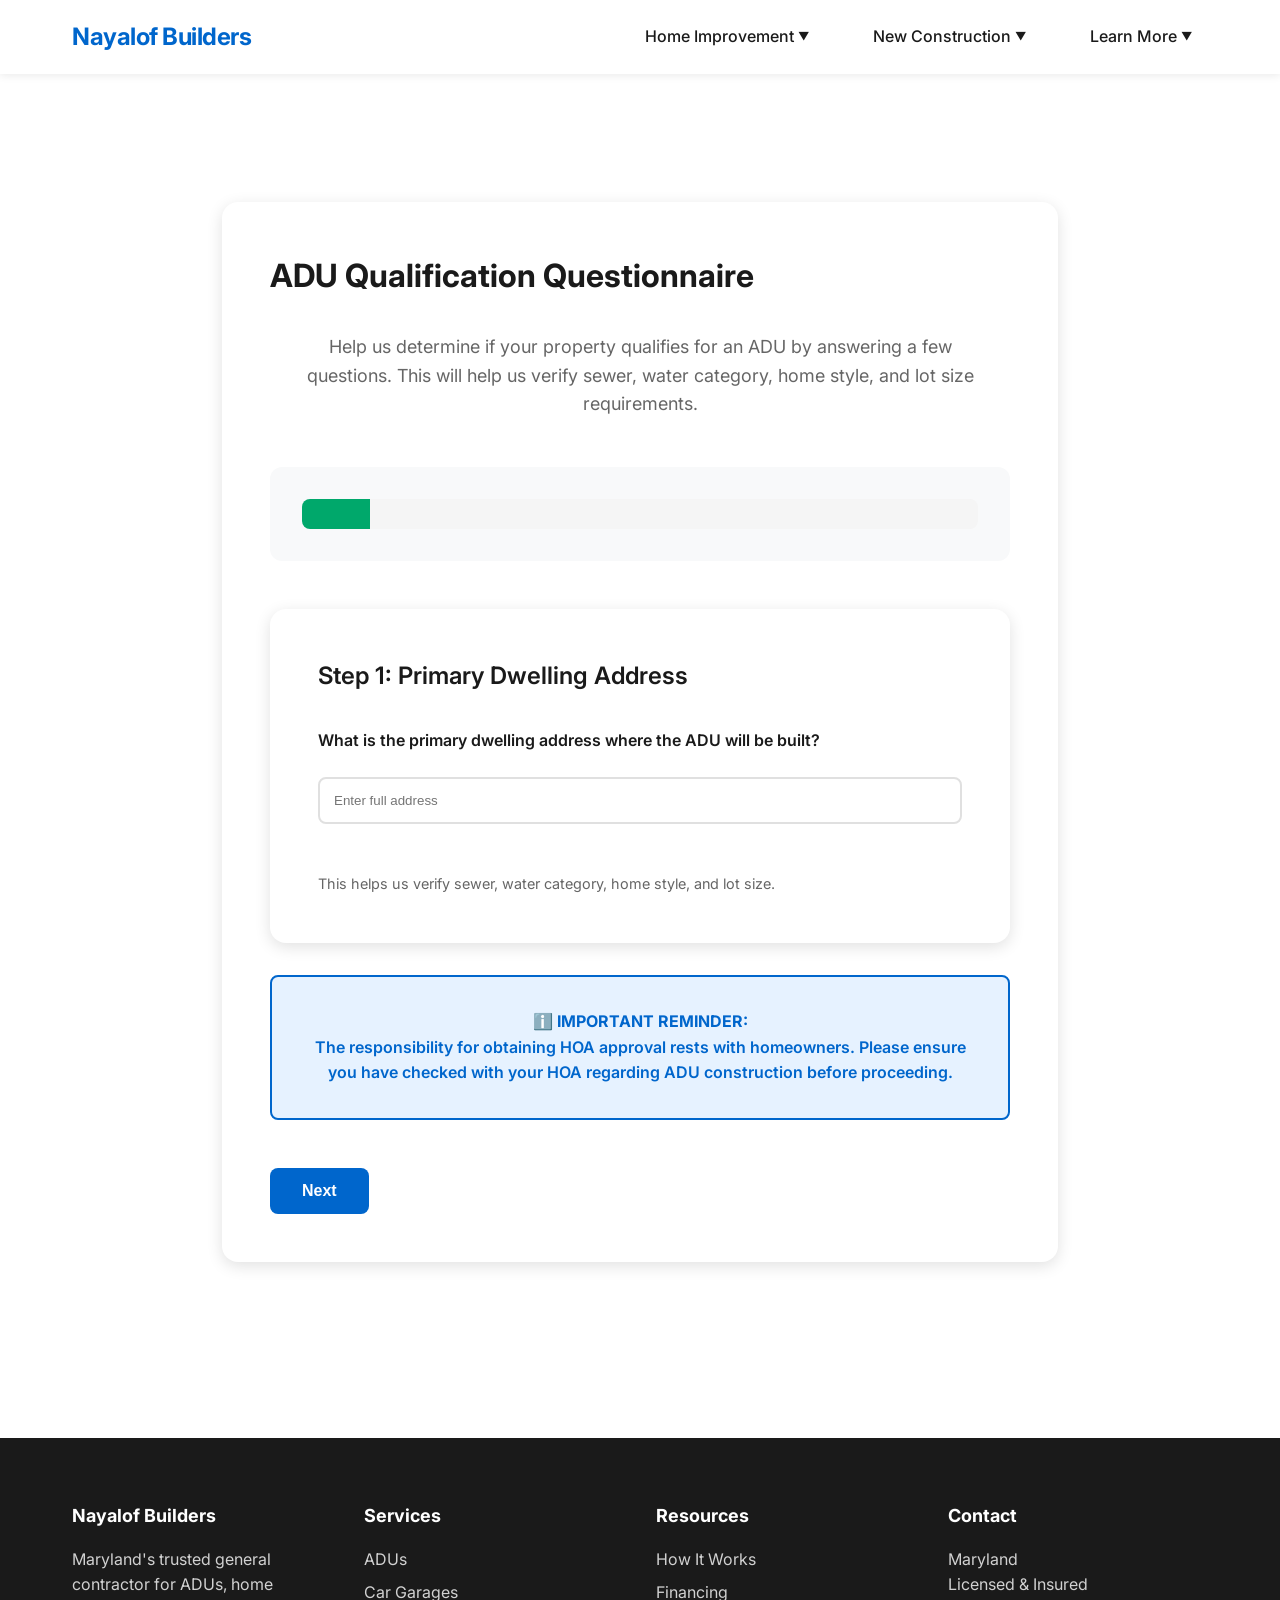
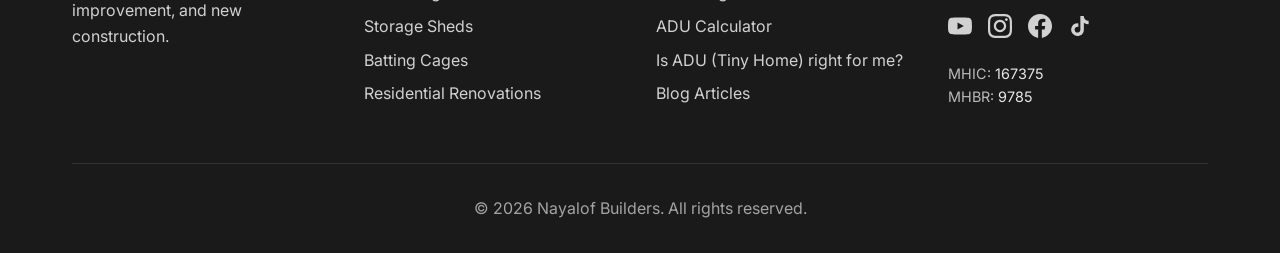
<file: Questionnaire_NewConstruction.html>
<!doctype html>
<html lang="en">
  <head>
    <meta charset="UTF-8" />
    <meta name="viewport" content="width=device-width, initial-scale=1.0" />
    <link rel="icon" type="image/png" href="images/Favicon.png" />
    <title>ADU Qualification Questionnaire - Nayalof Builders</title>
    <link rel="stylesheet" href="styles.css" />
    <link rel="preconnect" href="https://fonts.googleapis.com" />
    <link rel="preconnect" href="https://fonts.gstatic.com" crossorigin />
    <link
      href="https://fonts.googleapis.com/css2?family=Inter:wght@300;400;500;600;700&display=swap"
      rel="stylesheet"
    />
    <style>
      .progress-container {
        background: var(--bg-light);
        padding: var(--spacing-md);
        border-radius: var(--radius-lg);
        margin-bottom: var(--spacing-lg);
      }
      .progress-bar {
        width: 100%;
        height: 30px;
        background: var(--bg-gray);
        border-radius: var(--radius-md);
        overflow: hidden;
        position: relative;
      }
      .progress-fill {
        height: 100%;
        background: var(--secondary-green);
        transition: width 0.3s ease;
      }
      .question-step {
        display: none;
      }
      .question-step.active {
        display: block;
      }
      .question-card {
        background: white;
        padding: var(--spacing-lg);
        border-radius: var(--radius-xl);
        box-shadow: var(--shadow-md);
        margin-bottom: var(--spacing-md);
      }
      .question-title {
        font-size: 1.5rem;
        font-weight: 600;
        color: var(--text-dark);
        margin-bottom: var(--spacing-md);
      }
      .question-label {
        display: block;
        font-weight: 600;
        color: var(--text-dark);
        margin-bottom: var(--spacing-xs);
      }
      .form-actions {
        display: flex;
        gap: var(--spacing-sm);
        justify-content: space-between;
        margin-top: var(--spacing-lg);
      }
      .btn-nav {
        padding: 0.875rem 2rem;
        border-radius: var(--radius-md);
        text-decoration: none;
        font-weight: 600;
        transition: all 0.3s;
        border: none;
        cursor: pointer;
        font-size: 1rem;
      }
      .btn-prev {
        background: var(--bg-gray);
        color: var(--text-dark);
      }
      .btn-prev:hover {
        background: var(--text-gray);
      }
      .btn-next {
        background: var(--primary-blue);
        color: white;
      }
      .btn-next:hover {
        background: var(--primary-blue-dark);
      }
      .btn-submit {
        background: var(--secondary-green);
        color: white;
        width: 100%;
      }
      .btn-submit:hover {
        background: #008a5a;
      }
      .radio-group,
      .checkbox-group {
        display: flex;
        flex-direction: column;
        gap: var(--spacing-sm);
        margin-top: var(--spacing-sm);
      }
      .radio-option,
      .checkbox-option {
        display: flex;
        align-items: center;
        gap: var(--spacing-xs);
      }
      .radio-option input,
      .checkbox-option input {
        width: 20px;
        height: 20px;
        cursor: pointer;
      }
      .radio-option label,
      .checkbox-option label {
        cursor: pointer;
        font-weight: normal;
      }
      .other-input {
        margin-top: var(--spacing-sm);
        width: 100%;
        padding: 0.875rem;
        border: 2px solid var(--border-color);
        border-radius: var(--radius-md);
        display: none;
      }
      .other-input.show {
        display: block;
      }
    </style>
    <!-- Google tag (gtag.js) -->
    <script
      async
      src="https://www.googletagmanager.com/gtag/js?id=G-D4FJPPKP7V"
    ></script>
    <script>
      window.dataLayer = window.dataLayer || [];
      function gtag() {
        dataLayer.push(arguments);
      }
      gtag("js", new Date());

      gtag("config", "G-D4FJPPKP7V");
    </script>
  </head>
  <body>
    <!-- Navigation -->
    <nav class="navbar">
      <div class="nav-container">
        <a href="index.html" class="logo">Nayalof Builders</a>
        <ul class="nav-menu">
          <li class="nav-item dropdown">
            <a href="#" class="nav-link"
              >Home Improvement <span class="dropdown-arrow">▼</span></a
            >
            <ul class="dropdown-menu">
              <li><a href="shed.html">Storage Shed</a></li>
              <li><a href="batting-cage.html">Batting Cage</a></li>
              <li>
                <a href="residential-renovations.html"
                  >Residential Renovations</a
                >
              </li>
            </ul>
          </li>
          <li class="nav-item dropdown">
            <a href="#" class="nav-link"
              >New Construction <span class="dropdown-arrow">▼</span></a
            >
            <ul class="dropdown-menu">
              <li>
                <a href="adu.html">Accessory Dwelling Unit (Granny-Flat)</a>
              </li>
              <li>
                <a href="index.html#car-garage"
                  >Car Garage
                  <img
                    src="images/ComingSoon.png"
                    alt="Coming Soon"
                    style="
                      height: 32px;
                      vertical-align: middle;
                      margin-left: 4px;
                    "
                /></a>
              </li>
              <li>
                <a href="index.html#single-family"
                  >Single-Family Residential
                  <img
                    src="images/ComingSoon.png"
                    alt="Coming Soon"
                    style="
                      height: 32px;
                      vertical-align: middle;
                      margin-left: 4px;
                    "
                /></a>
              </li>
            </ul>
          </li>
          <li class="nav-item dropdown">
            <a href="#" class="nav-link"
              >Learn More <span class="dropdown-arrow">▼</span></a
            >
            <ul class="dropdown-menu">
              <li><a href="how-it-works.html">How It Works</a></li>
              <li><a href="calculator.html">ADU Calculator</a></li>
              <li><a href="financing.html">Financing</a></li>
              <li>
                <a href="Questionnaire_NewConstruction.html"
                  >Is ADU (Tiny Home) right for me?</a
                >
              </li>
            </ul>
          </li>
        </ul>
        <div class="hamburger">
          <span></span>
          <span></span>
          <span></span>
        </div>
      </div>
    </nav>

    <!-- Questionnaire Section -->
    <section class="section">
      <div class="calculator-container">
        <div class="calculator-card">
          <h1 class="calculator-title">ADU Qualification Questionnaire</h1>
          <p class="section-intro">
            Help us determine if your property qualifies for an ADU by answering
            a few questions. This will help us verify sewer, water category,
            home style, and lot size requirements.
          </p>

          <!-- Progress Bar -->
          <div class="progress-container">
            <div class="progress-bar">
              <div
                class="progress-fill"
                id="progress-fill"
                style="width: 10%"
              ></div>
            </div>
          </div>

          <form id="qualification-form">
            <!-- Step 1: Primary Dwelling Address -->
            <div class="question-step active" data-step="1">
              <div class="question-card">
                <h3 class="question-title">Step 1: Primary Dwelling Address</h3>
                <label class="question-label" for="address"
                  >What is the primary dwelling address where the ADU will be
                  built?</label
                >
                <input
                  type="text"
                  id="address"
                  name="address"
                  required
                  class="form-group input"
                  style="
                    width: 100%;
                    padding: 0.875rem;
                    border: 2px solid var(--border-color);
                    border-radius: var(--radius-md);
                    margin-top: var(--spacing-sm);
                  "
                  placeholder="Enter full address"
                />
                <p
                  style="
                    margin-top: var(--spacing-sm);
                    color: var(--text-gray);
                    font-size: 0.9rem;
                  "
                >
                  This helps us verify sewer, water category, home style, and
                  lot size.
                </p>
              </div>
            </div>

            <!-- Step 2: County -->
            <div class="question-step" data-step="2">
              <div class="question-card">
                <h3 class="question-title">Step 2: County Location</h3>
                <label class="question-label"
                  >Do you reside in one of these counties?</label
                >
                <div class="radio-group">
                  <div class="radio-option">
                    <input
                      type="radio"
                      id="county-charles"
                      name="county"
                      value="Charles County"
                      required
                    />
                    <label for="county-charles">Charles County</label>
                  </div>
                  <div class="radio-option">
                    <input
                      type="radio"
                      id="county-calvert"
                      name="county"
                      value="Calvert County"
                    />
                    <label for="county-calvert">Calvert County</label>
                  </div>
                  <div class="radio-option">
                    <input
                      type="radio"
                      id="county-st-marys"
                      name="county"
                      value="St. Mary's County"
                    />
                    <label for="county-st-marys">St. Mary's County</label>
                  </div>
                  <div class="radio-option">
                    <input
                      type="radio"
                      id="county-prince-georges"
                      name="county"
                      value="Prince George's County"
                    />
                    <label for="county-prince-georges"
                      >Prince George's County</label
                    >
                  </div>
                  <div class="radio-option">
                    <input
                      type="radio"
                      id="county-other"
                      name="county"
                      value="Other"
                    />
                    <label for="county-other">Other</label>
                  </div>
                </div>
              </div>
            </div>

            <!-- Step 3: Single Family Detached -->
            <div class="question-step" data-step="3">
              <div class="question-card">
                <h3 class="question-title">Step 3: Home Type</h3>
                <label class="question-label"
                  >Is the home being inquired about a Single Family Detached
                  Home?</label
                >
                <div class="radio-group">
                  <div class="radio-option">
                    <input
                      type="radio"
                      id="home-type-yes"
                      name="single-family"
                      value="Yes"
                      required
                    />
                    <label for="home-type-yes">Yes</label>
                  </div>
                  <div class="radio-option">
                    <input
                      type="radio"
                      id="home-type-no"
                      name="single-family"
                      value="No"
                    />
                    <label for="home-type-no">No</label>
                  </div>
                </div>
              </div>
            </div>

            <!-- Step 4: Lot Size -->
            <div class="question-step" data-step="4">
              <div class="question-card">
                <h3 class="question-title">Step 4: Lot Size</h3>
                <label class="question-label" for="lot-size"
                  >What is the approximate lot size of your home?</label
                >
                <input
                  type="text"
                  id="lot-size"
                  name="lot-size"
                  required
                  class="form-group input"
                  style="
                    width: 100%;
                    padding: 0.875rem;
                    border: 2px solid var(--border-color);
                    border-radius: var(--radius-md);
                    margin-top: var(--spacing-sm);
                  "
                  placeholder="e.g., 0.5 acres, 10,000 sq ft"
                />
              </div>
            </div>

            <!-- Step 5: Site Plan Approval -->
            <div class="question-step" data-step="5">
              <div class="question-card">
                <h3 class="question-title">Step 5: Site Plan Access</h3>
                <label class="question-label"
                  >Do you approve of us obtaining your home site plan from the
                  county?</label
                >
                <div class="radio-group">
                  <div class="radio-option">
                    <input
                      type="radio"
                      id="site-plan-yes"
                      name="site-plan-approval"
                      value="Yes"
                      required
                    />
                    <label for="site-plan-yes">Yes, I approve</label>
                  </div>
                  <div class="radio-option">
                    <input
                      type="radio"
                      id="site-plan-no"
                      name="site-plan-approval"
                      value="No"
                    />
                    <label for="site-plan-no">No</label>
                  </div>
                </div>
                <p
                  style="
                    margin-top: var(--spacing-sm);
                    color: var(--text-gray);
                    font-size: 0.9rem;
                  "
                >
                  This helps us verify property details and zoning requirements.
                </p>
              </div>
            </div>

            <!-- Step 6: Septic and Water -->
            <div class="question-step" data-step="6">
              <div class="question-card">
                <h3 class="question-title">Step 6: Utilities</h3>
                <label class="question-label"
                  >Is your property on private or public septic and
                  water?</label
                >
                <div class="radio-group">
                  <div class="radio-option">
                    <input
                      type="radio"
                      id="utilities-public"
                      name="utilities"
                      value="Public"
                      required
                    />
                    <label for="utilities-public">Public</label>
                  </div>
                  <div class="radio-option">
                    <input
                      type="radio"
                      id="utilities-private"
                      name="utilities"
                      value="Private"
                    />
                    <label for="utilities-private">Private</label>
                  </div>
                  <div class="radio-option">
                    <input
                      type="radio"
                      id="utilities-mixed"
                      name="utilities"
                      value="Mixed"
                    />
                    <label for="utilities-mixed"
                      >Mixed (Public water, Private septic or vice versa)</label
                    >
                  </div>
                </div>
              </div>
            </div>

            <!-- Step 7: Funding -->
            <div class="question-step" data-step="7">
              <div class="question-card">
                <h3 class="question-title">Step 7: Funding</h3>
                <label class="question-label"
                  >What is your most likely form of funding for this
                  project?</label
                >
                <div class="radio-group">
                  <div class="radio-option">
                    <input
                      type="radio"
                      id="funding-personal-savings"
                      name="funding"
                      value="Personal Savings"
                      required
                    />
                    <label for="funding-personal-savings"
                      >Personal Savings</label
                    >
                  </div>
                  <div class="radio-option">
                    <input
                      type="radio"
                      id="funding-home-equity"
                      name="funding"
                      value="Home Equity Loan"
                    />
                    <label for="funding-home-equity">Home Equity Loan</label>
                  </div>
                  <div class="radio-option">
                    <input
                      type="radio"
                      id="funding-renovation-loan"
                      name="funding"
                      value="Renovation Loan"
                    />
                    <label for="funding-renovation-loan">Renovation Loan</label>
                  </div>
                  <div class="radio-option">
                    <input
                      type="radio"
                      id="funding-personal-loan"
                      name="funding"
                      value="Personal Loan"
                    />
                    <label for="funding-personal-loan">Personal Loan</label>
                  </div>
                  <div class="radio-option">
                    <input
                      type="radio"
                      id="funding-construction-loan"
                      name="funding"
                      value="Construction Loan"
                    />
                    <label for="funding-construction-loan"
                      >Construction Loan</label
                    >
                  </div>
                  <div class="radio-option">
                    <input
                      type="radio"
                      id="funding-other"
                      name="funding"
                      value="Other"
                    />
                    <label for="funding-other">Other</label>
                  </div>
                </div>
                <input
                  type="text"
                  id="funding-other-input"
                  name="funding-other-text"
                  class="other-input"
                  placeholder="Please specify"
                />
              </div>
            </div>

            <!-- Step 8: Purpose -->
            <div class="question-step" data-step="8">
              <div class="question-card">
                <h3 class="question-title">Step 8: Project Purpose</h3>
                <label class="question-label"
                  >What is the purpose of this project? (Select all that
                  apply)</label
                >
                <div class="checkbox-group">
                  <div class="checkbox-option">
                    <input
                      type="checkbox"
                      id="purpose-aging-parents"
                      name="purpose"
                      value="Aging Parents"
                    />
                    <label for="purpose-aging-parents">Aging Parents</label>
                  </div>
                  <div class="checkbox-option">
                    <input
                      type="checkbox"
                      id="purpose-adult-children"
                      name="purpose"
                      value="Adult Children"
                    />
                    <label for="purpose-adult-children">Adult Children</label>
                  </div>
                  <div class="checkbox-option">
                    <input
                      type="checkbox"
                      id="purpose-rental-income"
                      name="purpose"
                      value="Rental Income"
                    />
                    <label for="purpose-rental-income">Rental Income</label>
                  </div>
                  <div class="checkbox-option">
                    <input
                      type="checkbox"
                      id="purpose-vacation-rental"
                      name="purpose"
                      value="Vacation Rental (AirBnB)"
                    />
                    <label for="purpose-vacation-rental"
                      >Vacation Rental (AirBnB)</label
                    >
                  </div>
                  <div class="checkbox-option">
                    <input
                      type="checkbox"
                      id="purpose-home-office"
                      name="purpose"
                      value="Home Office"
                    />
                    <label for="purpose-home-office">Home Office</label>
                  </div>
                  <div class="checkbox-option">
                    <input
                      type="checkbox"
                      id="purpose-other"
                      name="purpose"
                      value="Other"
                    />
                    <label for="purpose-other">Other</label>
                  </div>
                </div>
                <input
                  type="text"
                  id="purpose-other-input"
                  name="purpose-other-text"
                  class="other-input"
                  placeholder="Please specify"
                />
              </div>
            </div>

            <!-- Step 9: Floor Plan -->
            <div class="question-step" data-step="9">
              <div class="question-card">
                <h3 class="question-title">Step 9: Floor Plan</h3>
                <label class="question-label"
                  >What is your preferred floor plan?</label
                >
                <div class="radio-group">
                  <div class="radio-option">
                    <input
                      type="radio"
                      id="floorplan-studio"
                      name="floor-plan"
                      value="Studio"
                      required
                    />
                    <label for="floorplan-studio">Studio</label>
                  </div>
                  <div class="radio-option">
                    <input
                      type="radio"
                      id="floorplan-1br"
                      name="floor-plan"
                      value="1 Bedroom"
                    />
                    <label for="floorplan-1br">1 Bedroom</label>
                  </div>
                  <div class="radio-option">
                    <input
                      type="radio"
                      id="floorplan-2br"
                      name="floor-plan"
                      value="2 Bedrooms"
                    />
                    <label for="floorplan-2br">2 Bedrooms</label>
                  </div>
                </div>
              </div>
            </div>

            <!-- Contact Information -->
            <div class="question-step" data-step="10">
              <div class="question-card">
                <h3 class="question-title">Contact Information</h3>
                <div class="form-group">
                  <label class="question-label" for="contact-name"
                    >Your Name</label
                  >
                  <input
                    type="text"
                    id="contact-name"
                    name="contact-name"
                    required
                    class="form-group input"
                    style="
                      width: 100%;
                      padding: 0.875rem;
                      border: 2px solid var(--border-color);
                      border-radius: var(--radius-md);
                      margin-top: var(--spacing-sm);
                    "
                  />
                </div>
                <div class="form-group" style="margin-top: var(--spacing-md)">
                  <label class="question-label" for="contact-email"
                    >Your Email</label
                  >
                  <input
                    type="email"
                    id="contact-email"
                    name="contact-email"
                    required
                    class="form-group input"
                    style="
                      width: 100%;
                      padding: 0.875rem;
                      border: 2px solid var(--border-color);
                      border-radius: var(--radius-md);
                      margin-top: var(--spacing-sm);
                    "
                  />
                </div>
                <div class="form-group" style="margin-top: var(--spacing-md)">
                  <label class="question-label" for="contact-phone"
                    >Your Phone Number</label
                  >
                  <input
                    type="tel"
                    id="contact-phone"
                    name="contact-phone"
                    required
                    class="form-group input"
                    style="
                      width: 100%;
                      padding: 0.875rem;
                      border: 2px solid var(--border-color);
                      border-radius: var(--radius-md);
                      margin-top: var(--spacing-sm);
                    "
                  />
                </div>
              </div>
            </div>

            <!-- HOA Disclaimer -->
            <div
              style="
                background: var(--primary-blue-light);
                color: var(--primary-blue);
                padding: var(--spacing-md);
                border-radius: var(--radius-md);
                margin-top: var(--spacing-md);
                font-weight: 600;
                text-align: center;
                border: 2px solid var(--primary-blue);
              "
            >
              <strong>ℹ️ IMPORTANT REMINDER:</strong><br />
              The responsibility for obtaining HOA approval rests with
              homeowners. Please ensure you have checked with your HOA regarding
              ADU construction before proceeding.
            </div>

            <!-- Navigation Buttons -->
            <div class="form-actions">
              <button
                type="button"
                class="btn-nav btn-prev"
                id="prev-btn"
                style="display: none"
              >
                Previous
              </button>
              <button type="button" class="btn-nav btn-next" id="next-btn">
                Next
              </button>
              <button
                type="submit"
                class="btn-nav btn-submit"
                id="submit-btn"
                style="display: none"
              >
                Submit Questionnaire
              </button>
            </div>
          </form>
        </div>
      </div>
    </section>

    <!-- Footer -->
    <footer class="footer">
      <div class="container">
        <div class="footer-content">
          <div class="footer-section">
            <h4>Nayalof Builders</h4>
            <p>
              Maryland's trusted general contractor for ADUs, home improvement,
              and new construction.
            </p>
          </div>
          <div class="footer-section">
            <h4>Services</h4>
            <ul>
              <li><a href="adu.html">ADUs</a></li>
              <li><a href="index.html#car-garage">Car Garages</a></li>
              <li><a href="shed.html">Storage Sheds</a></li>
              <li><a href="batting-cage.html">Batting Cages</a></li>
              <li>
                <a href="residential-renovations.html"
                  >Residential Renovations</a
                >
              </li>
            </ul>
          </div>
          <div class="footer-section">
            <h4>Resources</h4>
            <ul>
              <li><a href="how-it-works.html">How It Works</a></li>
              <li><a href="financing.html">Financing</a></li>
              <li><a href="calculator.html">ADU Calculator</a></li>
              <li>
                <a href="Questionnaire_NewConstruction.html"
                  >Is ADU (Tiny Home) right for me?</a
                >
              </li>
              <li><a href="blog.html">Blog Articles</a></li>
            </ul>
          </div>
          <div class="footer-section">
            <h4>Contact</h4>
            <p>Maryland</p>
            <p>Licensed & Insured</p>
            <div
              style="
                margin-top: var(--spacing-sm);
                display: flex;
                gap: var(--spacing-sm);
                align-items: center;
              "
            >
              <a
                href="https://www.youtube.com/@NayalofBuilders"
                target="_blank"
                rel="noopener noreferrer"
                style="
                  color: rgba(255, 255, 255, 0.8);
                  text-decoration: none;
                  transition: color 0.2s;
                "
                title="YouTube"
                onmouseover="this.style.color = '#FF0000'"
                onmouseout="this.style.color = 'rgba(255, 255, 255, 0.8)'"
              >
                <svg
                  width="24"
                  height="24"
                  viewBox="0 0 24 24"
                  fill="currentColor"
                  xmlns="http://www.w3.org/2000/svg"
                >
                  <path
                    d="M23.498 6.186a3.016 3.016 0 0 0-2.122-2.136C19.505 3.545 12 3.545 12 3.545s-7.505 0-9.377.505A3.017 3.017 0 0 0 .502 6.186C0 8.07 0 12 0 12s0 3.93.502 5.814a3.016 3.016 0 0 0 2.122 2.136c1.871.505 9.376.505 9.376.505s7.505 0 9.377-.505a3.015 3.015 0 0 0 2.122-2.136C24 15.93 24 12 24 12s0-3.93-.502-5.814zM9.545 15.568V8.432L15.818 12l-6.273 3.568z"
                  />
                </svg>
              </a>
              <a
                href="https://www.instagram.com/nayalofbuilders/"
                target="_blank"
                rel="noopener noreferrer"
                style="
                  color: rgba(255, 255, 255, 0.8);
                  text-decoration: none;
                  transition: color 0.2s;
                "
                title="Instagram"
                onmouseover="this.style.color = '#E4405F'"
                onmouseout="this.style.color = 'rgba(255, 255, 255, 0.8)'"
              >
                <svg
                  width="24"
                  height="24"
                  viewBox="0 0 24 24"
                  fill="currentColor"
                  xmlns="http://www.w3.org/2000/svg"
                >
                  <path
                    d="M12 2.163c3.204 0 3.584.012 4.85.07 3.252.148 4.771 1.691 4.919 4.919.058 1.265.069 1.645.069 4.849 0 3.205-.012 3.584-.069 4.849-.149 3.225-1.664 4.771-4.919 4.919-1.266.058-1.644.07-4.85.07-3.204 0-3.584-.012-4.849-.07-3.26-.149-4.771-1.699-4.919-4.92-.058-1.265-.07-1.644-.07-4.849 0-3.204.013-3.583.07-4.849.149-3.227 1.664-4.771 4.919-4.919 1.266-.057 1.645-.069 4.849-.069zm0-2.163c-3.259 0-3.667.014-4.947.072-4.358.2-6.78 2.618-6.98 6.98-.059 1.281-.073 1.689-.073 4.948 0 3.259.014 3.668.072 4.948.2 4.358 2.618 6.78 6.98 6.98 1.281.058 1.689.072 4.948.072 3.259 0 3.668-.014 4.948-.072 4.354-.2 6.782-2.618 6.979-6.98.059-1.28.073-1.689.073-4.948 0-3.259-.014-3.667-.072-4.947-.196-4.354-2.617-6.78-6.979-6.98-1.281-.059-1.69-.073-4.949-.073zm0 5.838c-3.403 0-6.162 2.759-6.162 6.162s2.759 6.163 6.162 6.163 6.162-2.759 6.162-6.163c0-3.403-2.759-6.162-6.162-6.162zm0 10.162c-2.209 0-4-1.79-4-4 0-2.209 1.791-4 4-4s4 1.791 4 4c0 2.21-1.791 4-4 4zm6.406-11.845c-.796 0-1.441.645-1.441 1.44s.645 1.44 1.441 1.44c.795 0 1.439-.645 1.439-1.44s-.644-1.44-1.439-1.44z"
                  />
                </svg>
              </a>
              <a
                href="https://www.facebook.com/people/Nayalof-Builders/61585540200349/"
                target="_blank"
                rel="noopener noreferrer"
                style="
                  color: rgba(255, 255, 255, 0.8);
                  text-decoration: none;
                  transition: color 0.2s;
                "
                title="Facebook"
                onmouseover="this.style.color = '#1877F2'"
                onmouseout="this.style.color = 'rgba(255, 255, 255, 0.8)'"
              >
                <svg
                  width="24"
                  height="24"
                  viewBox="0 0 24 24"
                  fill="currentColor"
                  xmlns="http://www.w3.org/2000/svg"
                >
                  <path
                    d="M24 12.073c0-6.627-5.373-12-12-12s-12 5.373-12 12c0 5.99 4.388 10.954 10.125 11.854v-8.385H7.078v-3.47h3.047V9.43c0-3.007 1.792-4.669 4.533-4.669 1.312 0 2.686.235 2.686.235v2.953H15.83c-1.491 0-1.956.925-1.956 1.874v2.25h3.328l-.532 3.47h-2.796v8.385C19.612 23.027 24 18.062 24 12.073z"
                  />
                </svg>
              </a>
              <a
                href="https://www.tiktok.com/@nayalofbuilders"
                target="_blank"
                rel="noopener noreferrer"
                style="
                  color: rgba(255, 255, 255, 0.8);
                  text-decoration: none;
                  transition: color 0.2s;
                "
                title="TikTok"
                onmouseover="this.style.color = '#FE2C55'"
                onmouseout="this.style.color = 'rgba(255, 255, 255, 0.8)'"
              >
                <svg
                  width="24"
                  height="24"
                  viewBox="0 0 24 24"
                  fill="currentColor"
                  xmlns="http://www.w3.org/2000/svg"
                >
                  <path
                    d="M19.59 6.69a4.83 4.83 0 0 1-3.77-4.25V2h-3.45v13.67a2.89 2.89 0 0 1-5.2 1.74 2.89 2.89 0 0 1 2.31-4.64 2.93 2.93 0 0 1 .88.13V9.4a6.84 6.84 0 0 0-1-.05A6.33 6.33 0 0 0 5 20.1a6.34 6.34 0 0 0 10.86-4.43v-7a8.16 8.16 0 0 0 4.77 1.52v-3.4a4.85 4.85 0 0 1-1-.1z"
                  />
                </svg>
              </a>
            </div>
            <p
              style="
                margin-top: var(--spacing-sm);
                font-size: 0.9rem;
                color: rgba(255, 255, 255, 0.7);
              "
            >
              MHIC: <span style="color: rgba(255, 255, 255, 0.9)">167375</span>
            </p>
            <p style="font-size: 0.9rem; color: rgba(255, 255, 255, 0.7)">
              MHBR: <span style="color: rgba(255, 255, 255, 0.9)">9785</span>
            </p>
          </div>
        </div>
        <div class="footer-bottom">
          <p>
            &copy; <span id="copyright-year">2026</span> Nayalof Builders. All
            rights reserved.
          </p>
        </div>
      </div>
    </footer>

    <script src="script.js"></script>
    <script src="Questionnaire_NewConstruction.js"></script>
  </body>
</html>
</file>
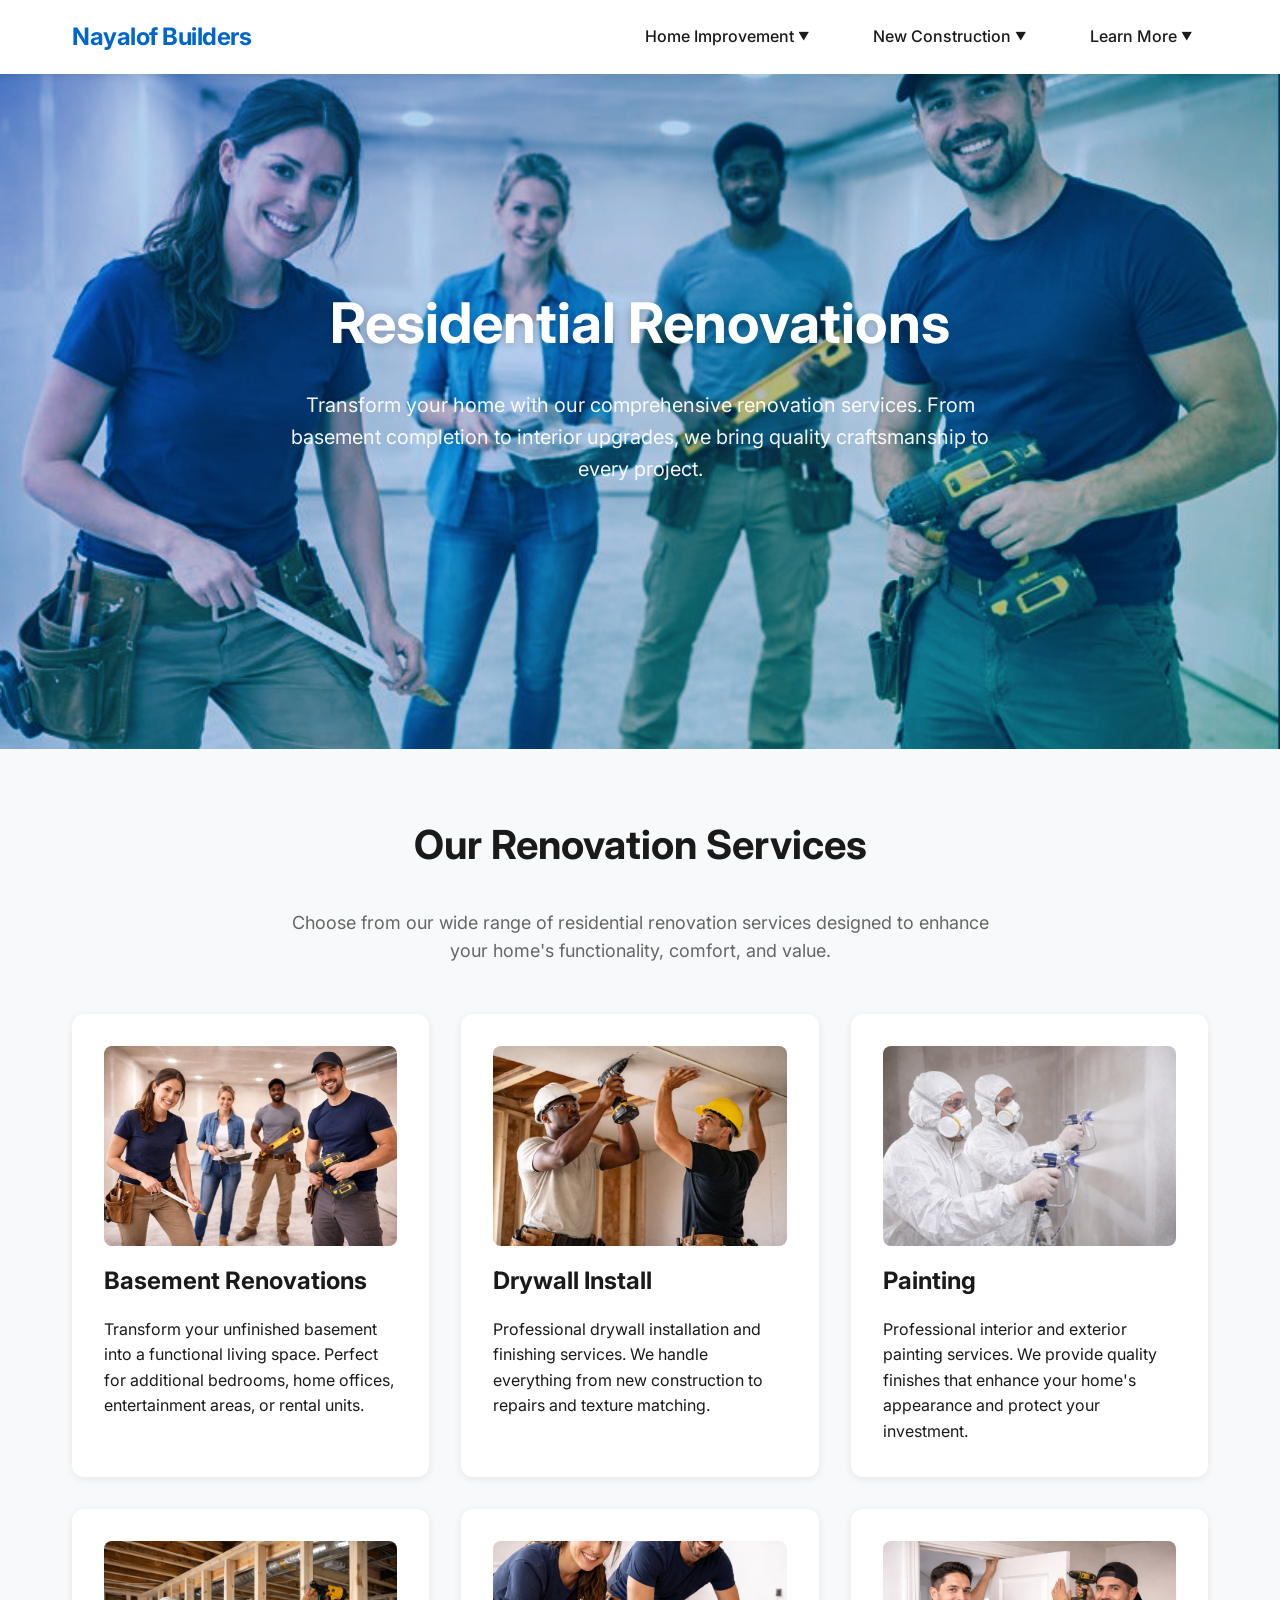
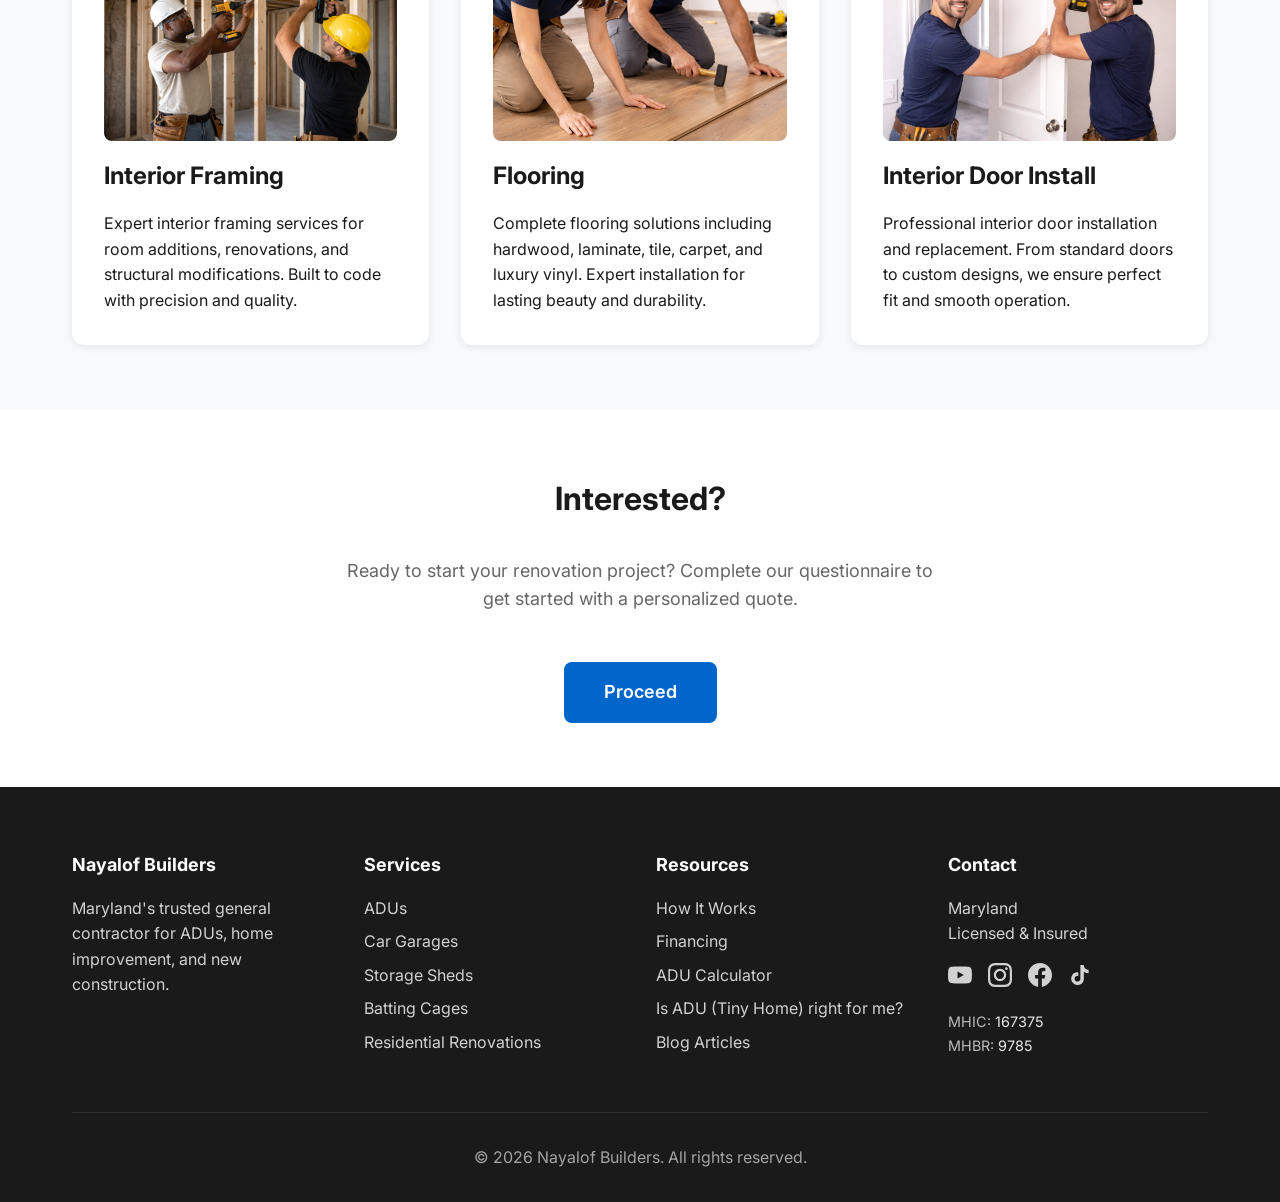
<file: residential-renovations.html>
<!doctype html>
<html lang="en">
  <head>
    <meta charset="UTF-8" />
    <meta name="viewport" content="width=device-width, initial-scale=1.0" />
    <link rel="icon" type="image/png" href="images/Favicon.png" />
    <title>Residential Renovations - Nayalof Builders</title>
    <link rel="stylesheet" href="styles.css" />
    <link rel="preconnect" href="https://fonts.googleapis.com" />
    <link rel="preconnect" href="https://fonts.gstatic.com" crossorigin />
    <link
      href="https://fonts.googleapis.com/css2?family=Inter:wght@300;400;500;600;700&display=swap"
      rel="stylesheet"
    />
    <!-- Google tag (gtag.js) -->
    <script
      async
      src="https://www.googletagmanager.com/gtag/js?id=G-D4FJPPKP7V"
    ></script>
    <script>
      window.dataLayer = window.dataLayer || [];
      function gtag() {
        dataLayer.push(arguments);
      }
      gtag("js", new Date());

      gtag("config", "G-D4FJPPKP7V");
    </script>
  </head>
  <body>
    <!-- Navigation -->
    <nav class="navbar">
      <div class="nav-container">
        <a href="index.html" class="logo">Nayalof Builders</a>
        <ul class="nav-menu">
          <li class="nav-item dropdown">
            <a href="#" class="nav-link"
              >Home Improvement <span class="dropdown-arrow">▼</span></a
            >
            <ul class="dropdown-menu">
              <li><a href="shed.html">Storage Shed</a></li>
              <li><a href="batting-cage.html">Batting Cage</a></li>
              <li>
                <a href="residential-renovations.html"
                  >Residential Renovations</a
                >
              </li>
            </ul>
          </li>
          <li class="nav-item dropdown">
            <a href="#" class="nav-link"
              >New Construction <span class="dropdown-arrow">▼</span></a
            >
            <ul class="dropdown-menu">
              <li>
                <a href="adu.html">Accessory Dwelling Unit (Granny-Flat)</a>
              </li>
              <li>
                <a href="index.html#car-garage"
                  >Car Garage
                  <img
                    src="images/ComingSoon.png"
                    alt="Coming Soon"
                    style="
                      height: 32px;
                      vertical-align: middle;
                      margin-left: 4px;
                    "
                /></a>
              </li>
              <li>
                <a href="index.html#single-family"
                  >Single-Family Residential
                  <img
                    src="images/ComingSoon.png"
                    alt="Coming Soon"
                    style="
                      height: 32px;
                      vertical-align: middle;
                      margin-left: 4px;
                    "
                /></a>
              </li>
            </ul>
          </li>
          <li class="nav-item dropdown">
            <a href="#" class="nav-link"
              >Learn More <span class="dropdown-arrow">▼</span></a
            >
            <ul class="dropdown-menu">
              <li><a href="how-it-works.html">How It Works</a></li>
              <li><a href="calculator.html">ADU Calculator</a></li>
              <li><a href="financing.html">Financing</a></li>
              <li>
                <a href="Questionnaire_NewConstruction.html"
                  >Is ADU (Tiny Home) right for me?</a
                >
              </li>
            </ul>
          </li>
        </ul>
        <div class="hamburger">
          <span></span>
          <span></span>
          <span></span>
        </div>
      </div>
    </nav>

    <!-- Hero Section -->
    <section
      class="hero"
      style="
        background-image:
          linear-gradient(
            135deg,
            rgba(0, 102, 204, 0.85) 0%,
            rgba(0, 168, 107, 0.85) 100%
          ),
          url(&quot;images/Residential-renovations.jpeg&quot;);
        background-size: cover;
        background-position: center;
      "
    >
      <div class="hero-content">
        <h1 class="hero-title">Residential Renovations</h1>
        <p class="hero-subtitle">
          Transform your home with our comprehensive renovation services. From
          basement completion to interior upgrades, we bring quality
          craftsmanship to every project.
        </p>
      </div>
    </section>

    <!-- Renovation Options Section -->
    <section class="section" style="background: var(--bg-light)">
      <div class="container">
        <h2 class="section-title">Our Renovation Services</h2>
        <p class="section-intro">
          Choose from our wide range of residential renovation services designed
          to enhance your home's functionality, comfort, and value.
        </p>

        <div class="benefits-grid">
          <div class="benefit-card">
            <div
              class="benefit-icon"
              style="
                margin-bottom: var(--spacing-sm);
                width: 100%;
                height: 200px;
                overflow: hidden;
                border-radius: var(--radius-md);
              "
            >
              <img
                src="images/Basement.jpeg"
                alt="Basement Renovations"
                style="width: 100%; height: 100%; object-fit: cover"
              />
            </div>
            <h3>Basement Renovations</h3>
            <p>
              Transform your unfinished basement into a functional living space.
              Perfect for additional bedrooms, home offices, entertainment
              areas, or rental units.
            </p>
          </div>

          <div class="benefit-card">
            <div
              class="benefit-icon"
              style="
                margin-bottom: var(--spacing-sm);
                width: 100%;
                height: 200px;
                overflow: hidden;
                border-radius: var(--radius-md);
              "
            >
              <img
                src="images/Drywall.jpeg"
                alt="Drywall Install"
                style="width: 100%; height: 100%; object-fit: cover"
              />
            </div>
            <h3>Drywall Install</h3>
            <p>
              Professional drywall installation and finishing services. We
              handle everything from new construction to repairs and texture
              matching.
            </p>
          </div>

          <div class="benefit-card">
            <div
              class="benefit-icon"
              style="
                margin-bottom: var(--spacing-sm);
                width: 100%;
                height: 200px;
                overflow: hidden;
                border-radius: var(--radius-md);
              "
            >
              <img
                src="images/Painting.png"
                alt="Painting"
                style="width: 100%; height: 100%; object-fit: cover"
              />
            </div>
            <h3>Painting</h3>
            <p>
              Professional interior and exterior painting services. We provide
              quality finishes that enhance your home's appearance and protect
              your investment.
            </p>
          </div>

          <div class="benefit-card">
            <div
              class="benefit-icon"
              style="
                margin-bottom: var(--spacing-sm);
                width: 100%;
                height: 200px;
                overflow: hidden;
                border-radius: var(--radius-md);
              "
            >
              <img
                src="images/Framing.png"
                alt="Interior Framing"
                style="width: 100%; height: 100%; object-fit: cover"
              />
            </div>
            <h3>Interior Framing</h3>
            <p>
              Expert interior framing services for room additions, renovations,
              and structural modifications. Built to code with precision and
              quality.
            </p>
          </div>

          <div class="benefit-card">
            <div
              class="benefit-icon"
              style="
                margin-bottom: var(--spacing-sm);
                width: 100%;
                height: 200px;
                overflow: hidden;
                border-radius: var(--radius-md);
              "
            >
              <img
                src="images/Flooring.png"
                alt="Flooring"
                style="width: 100%; height: 100%; object-fit: cover"
              />
            </div>
            <h3>Flooring</h3>
            <p>
              Complete flooring solutions including hardwood, laminate, tile,
              carpet, and luxury vinyl. Expert installation for lasting beauty
              and durability.
            </p>
          </div>

          <div class="benefit-card">
            <div
              class="benefit-icon"
              style="
                margin-bottom: var(--spacing-sm);
                width: 100%;
                height: 200px;
                overflow: hidden;
                border-radius: var(--radius-md);
              "
            >
              <img
                src="images/DoorInstall.jpeg"
                alt="Interior Door Install"
                style="width: 100%; height: 100%; object-fit: cover"
              />
            </div>
            <h3>Interior Door Install</h3>
            <p>
              Professional interior door installation and replacement. From
              standard doors to custom designs, we ensure perfect fit and smooth
              operation.
            </p>
          </div>
        </div>
      </div>
    </section>

    <!-- Interested Section -->
    <section class="section">
      <div class="container">
        <div style="text-align: center; max-width: 600px; margin: 0 auto">
          <h2 class="section-title" style="font-size: 2rem">Interested?</h2>
          <p class="section-intro" style="margin-bottom: var(--spacing-lg)">
            Ready to start your renovation project? Complete our questionnaire
            to get started with a personalized quote.
          </p>
          <a
            href="Questionnaire_HomeImprovement.html"
            class="btn btn-primary"
            style="font-size: 1.125rem; padding: 1rem 2.5rem"
            >Proceed</a
          >
        </div>
      </div>
    </section>

    <!-- Footer -->
    <footer class="footer">
      <div class="container">
        <div class="footer-content">
          <div class="footer-section">
            <h4>Nayalof Builders</h4>
            <p>
              Maryland's trusted general contractor for ADUs, home improvement,
              and new construction.
            </p>
          </div>
          <div class="footer-section">
            <h4>Services</h4>
            <ul>
              <li><a href="adu.html">ADUs</a></li>
              <li><a href="index.html#car-garage">Car Garages</a></li>
              <li><a href="shed.html">Storage Sheds</a></li>
              <li><a href="batting-cage.html">Batting Cages</a></li>
              <li>
                <a href="residential-renovations.html"
                  >Residential Renovations</a
                >
              </li>
            </ul>
          </div>
          <div class="footer-section">
            <h4>Resources</h4>
            <ul>
              <li><a href="how-it-works.html">How It Works</a></li>
              <li><a href="financing.html">Financing</a></li>
              <li><a href="calculator.html">ADU Calculator</a></li>
              <li>
                <a href="Questionnaire_NewConstruction.html"
                  >Is ADU (Tiny Home) right for me?</a
                >
              </li>
              <li><a href="blog.html">Blog Articles</a></li>
            </ul>
          </div>
          <div class="footer-section">
            <h4>Contact</h4>
            <p>Maryland</p>
            <p>Licensed & Insured</p>
            <div
              style="
                margin-top: var(--spacing-sm);
                display: flex;
                gap: var(--spacing-sm);
                align-items: center;
              "
            >
              <a
                href="https://www.youtube.com/@NayalofBuilders"
                target="_blank"
                rel="noopener noreferrer"
                style="
                  color: rgba(255, 255, 255, 0.8);
                  text-decoration: none;
                  transition: color 0.2s;
                "
                title="YouTube"
                onmouseover="this.style.color = '#FF0000'"
                onmouseout="this.style.color = 'rgba(255, 255, 255, 0.8)'"
              >
                <svg
                  width="24"
                  height="24"
                  viewBox="0 0 24 24"
                  fill="currentColor"
                  xmlns="http://www.w3.org/2000/svg"
                >
                  <path
                    d="M23.498 6.186a3.016 3.016 0 0 0-2.122-2.136C19.505 3.545 12 3.545 12 3.545s-7.505 0-9.377.505A3.017 3.017 0 0 0 .502 6.186C0 8.07 0 12 0 12s0 3.93.502 5.814a3.016 3.016 0 0 0 2.122 2.136c1.871.505 9.376.505 9.376.505s7.505 0 9.377-.505a3.015 3.015 0 0 0 2.122-2.136C24 15.93 24 12 24 12s0-3.93-.502-5.814zM9.545 15.568V8.432L15.818 12l-6.273 3.568z"
                  />
                </svg>
              </a>
              <a
                href="https://www.instagram.com/nayalofbuilders/"
                target="_blank"
                rel="noopener noreferrer"
                style="
                  color: rgba(255, 255, 255, 0.8);
                  text-decoration: none;
                  transition: color 0.2s;
                "
                title="Instagram"
                onmouseover="this.style.color = '#E4405F'"
                onmouseout="this.style.color = 'rgba(255, 255, 255, 0.8)'"
              >
                <svg
                  width="24"
                  height="24"
                  viewBox="0 0 24 24"
                  fill="currentColor"
                  xmlns="http://www.w3.org/2000/svg"
                >
                  <path
                    d="M12 2.163c3.204 0 3.584.012 4.85.07 3.252.148 4.771 1.691 4.919 4.919.058 1.265.069 1.645.069 4.849 0 3.205-.012 3.584-.069 4.849-.149 3.225-1.664 4.771-4.919 4.919-1.266.058-1.644.07-4.85.07-3.204 0-3.584-.012-4.849-.07-3.26-.149-4.771-1.699-4.919-4.92-.058-1.265-.07-1.644-.07-4.849 0-3.204.013-3.583.07-4.849.149-3.227 1.664-4.771 4.919-4.919 1.266-.057 1.645-.069 4.849-.069zm0-2.163c-3.259 0-3.667.014-4.947.072-4.358.2-6.78 2.618-6.98 6.98-.059 1.281-.073 1.689-.073 4.948 0 3.259.014 3.668.072 4.948.2 4.358 2.618 6.78 6.98 6.98 1.281.058 1.689.072 4.948.072 3.259 0 3.668-.014 4.948-.072 4.354-.2 6.782-2.618 6.979-6.98.059-1.28.073-1.689.073-4.948 0-3.259-.014-3.667-.072-4.947-.196-4.354-2.617-6.78-6.979-6.98-1.281-.059-1.69-.073-4.949-.073zm0 5.838c-3.403 0-6.162 2.759-6.162 6.162s2.759 6.163 6.162 6.163 6.162-2.759 6.162-6.163c0-3.403-2.759-6.162-6.162-6.162zm0 10.162c-2.209 0-4-1.79-4-4 0-2.209 1.791-4 4-4s4 1.791 4 4c0 2.21-1.791 4-4 4zm6.406-11.845c-.796 0-1.441.645-1.441 1.44s.645 1.44 1.441 1.44c.795 0 1.439-.645 1.439-1.44s-.644-1.44-1.439-1.44z"
                  />
                </svg>
              </a>
              <a
                href="https://www.facebook.com/people/Nayalof-Builders/61585540200349/"
                target="_blank"
                rel="noopener noreferrer"
                style="
                  color: rgba(255, 255, 255, 0.8);
                  text-decoration: none;
                  transition: color 0.2s;
                "
                title="Facebook"
                onmouseover="this.style.color = '#1877F2'"
                onmouseout="this.style.color = 'rgba(255, 255, 255, 0.8)'"
              >
                <svg
                  width="24"
                  height="24"
                  viewBox="0 0 24 24"
                  fill="currentColor"
                  xmlns="http://www.w3.org/2000/svg"
                >
                  <path
                    d="M24 12.073c0-6.627-5.373-12-12-12s-12 5.373-12 12c0 5.99 4.388 10.954 10.125 11.854v-8.385H7.078v-3.47h3.047V9.43c0-3.007 1.792-4.669 4.533-4.669 1.312 0 2.686.235 2.686.235v2.953H15.83c-1.491 0-1.956.925-1.956 1.874v2.25h3.328l-.532 3.47h-2.796v8.385C19.612 23.027 24 18.062 24 12.073z"
                  />
                </svg>
              </a>
              <a
                href="https://www.tiktok.com/@nayalofbuilders"
                target="_blank"
                rel="noopener noreferrer"
                style="
                  color: rgba(255, 255, 255, 0.8);
                  text-decoration: none;
                  transition: color 0.2s;
                "
                title="TikTok"
                onmouseover="this.style.color = '#FE2C55'"
                onmouseout="this.style.color = 'rgba(255, 255, 255, 0.8)'"
              >
                <svg
                  width="24"
                  height="24"
                  viewBox="0 0 24 24"
                  fill="currentColor"
                  xmlns="http://www.w3.org/2000/svg"
                >
                  <path
                    d="M19.59 6.69a4.83 4.83 0 0 1-3.77-4.25V2h-3.45v13.67a2.89 2.89 0 0 1-5.2 1.74 2.89 2.89 0 0 1 2.31-4.64 2.93 2.93 0 0 1 .88.13V9.4a6.84 6.84 0 0 0-1-.05A6.33 6.33 0 0 0 5 20.1a6.34 6.34 0 0 0 10.86-4.43v-7a8.16 8.16 0 0 0 4.77 1.52v-3.4a4.85 4.85 0 0 1-1-.1z"
                  />
                </svg>
              </a>
            </div>
            <p
              style="
                margin-top: var(--spacing-sm);
                font-size: 0.9rem;
                color: rgba(255, 255, 255, 0.7);
              "
            >
              MHIC: <span style="color: rgba(255, 255, 255, 0.9)">167375</span>
            </p>
            <p style="font-size: 0.9rem; color: rgba(255, 255, 255, 0.7)">
              MHBR: <span style="color: rgba(255, 255, 255, 0.9)">9785</span>
            </p>
          </div>
        </div>
        <div class="footer-bottom">
          <p>
            &copy; <span id="copyright-year">2026</span> Nayalof Builders. All
            rights reserved.
          </p>
        </div>
      </div>
    </footer>

    <script src="script.js"></script>
  </body>
</html>
</file>
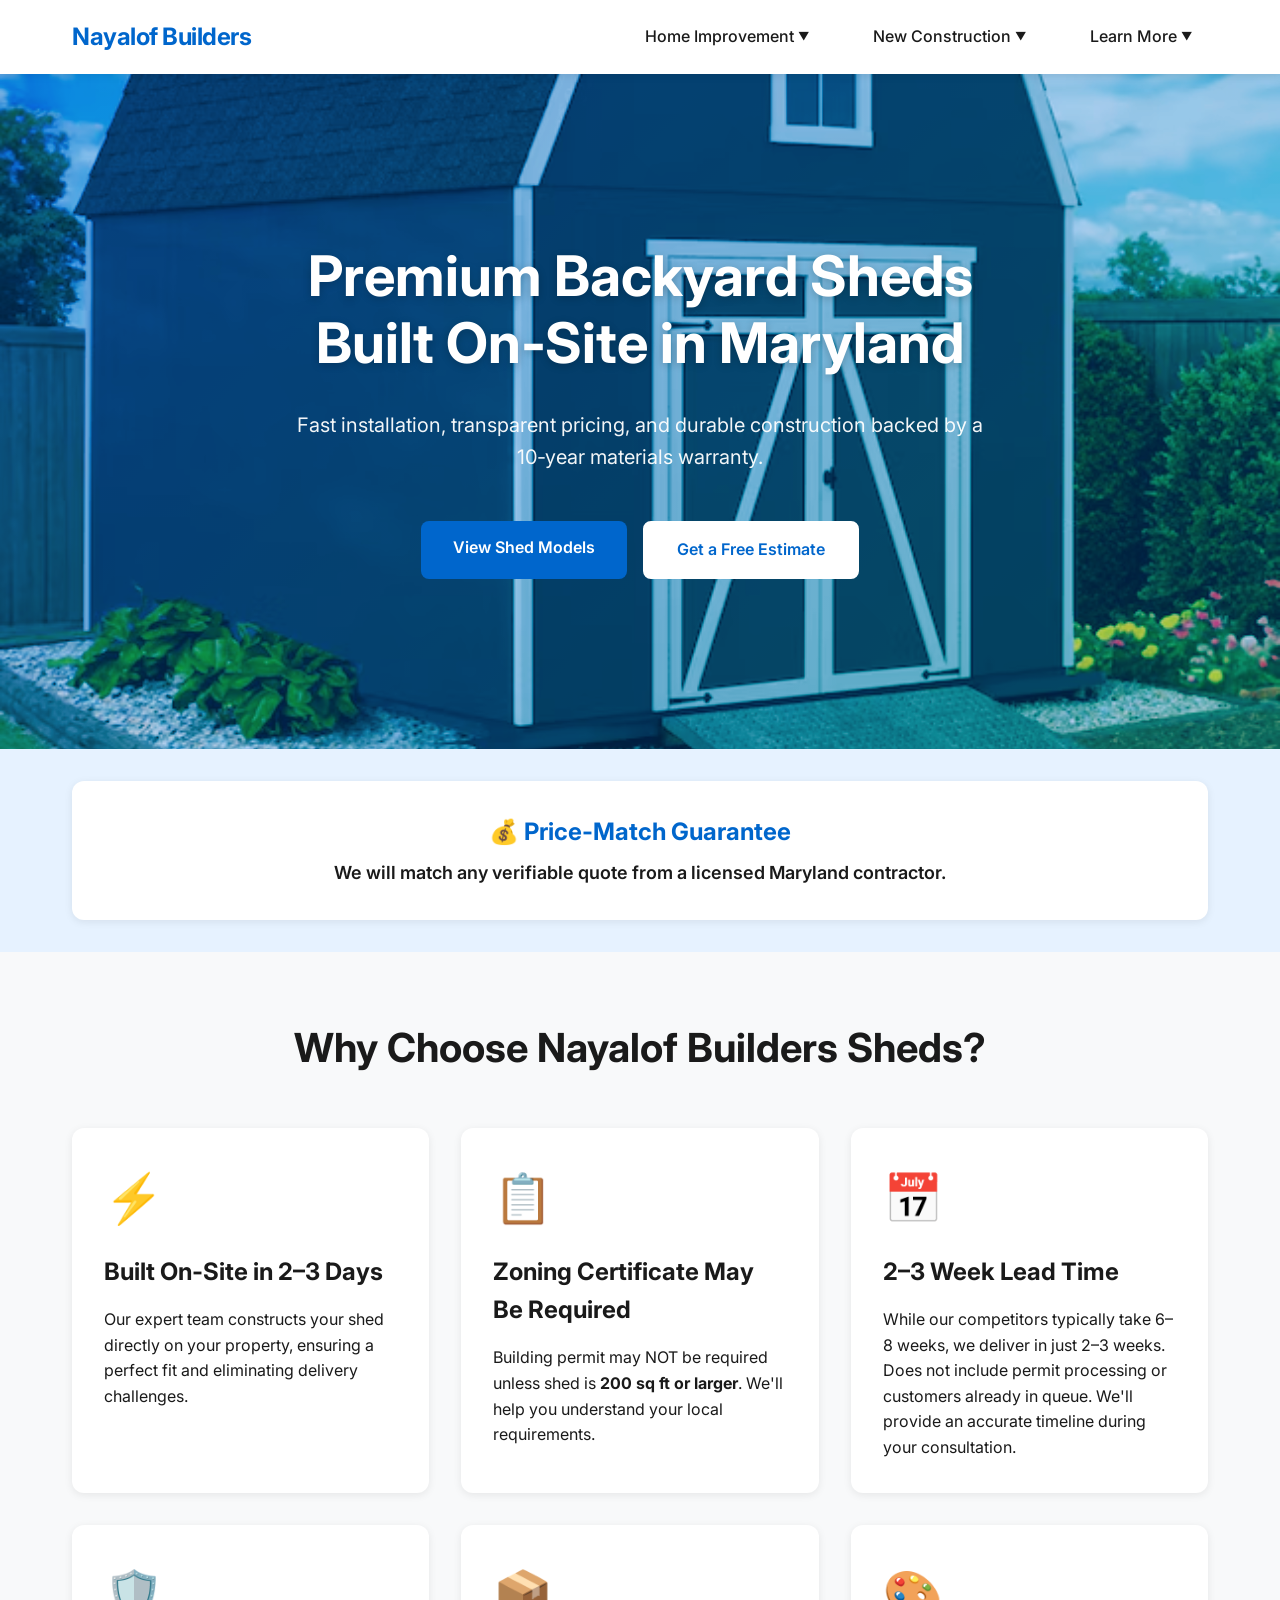
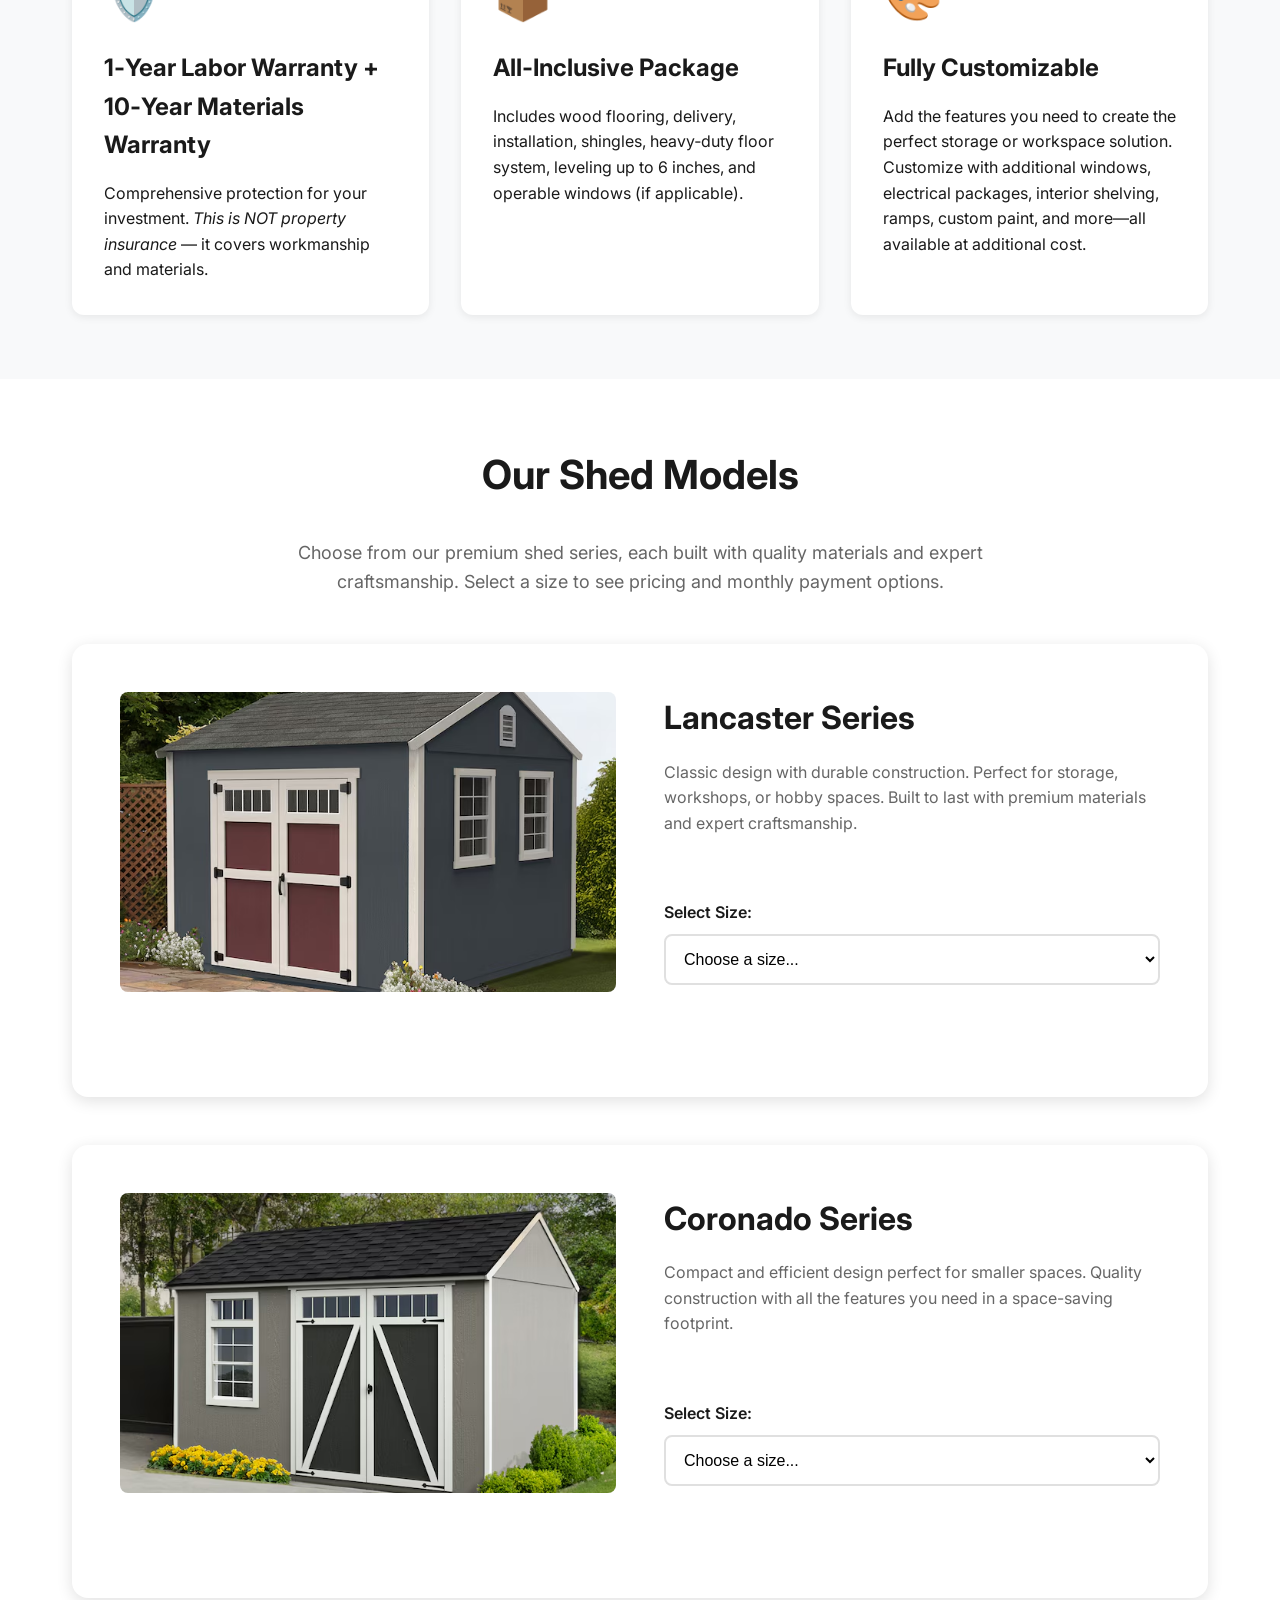
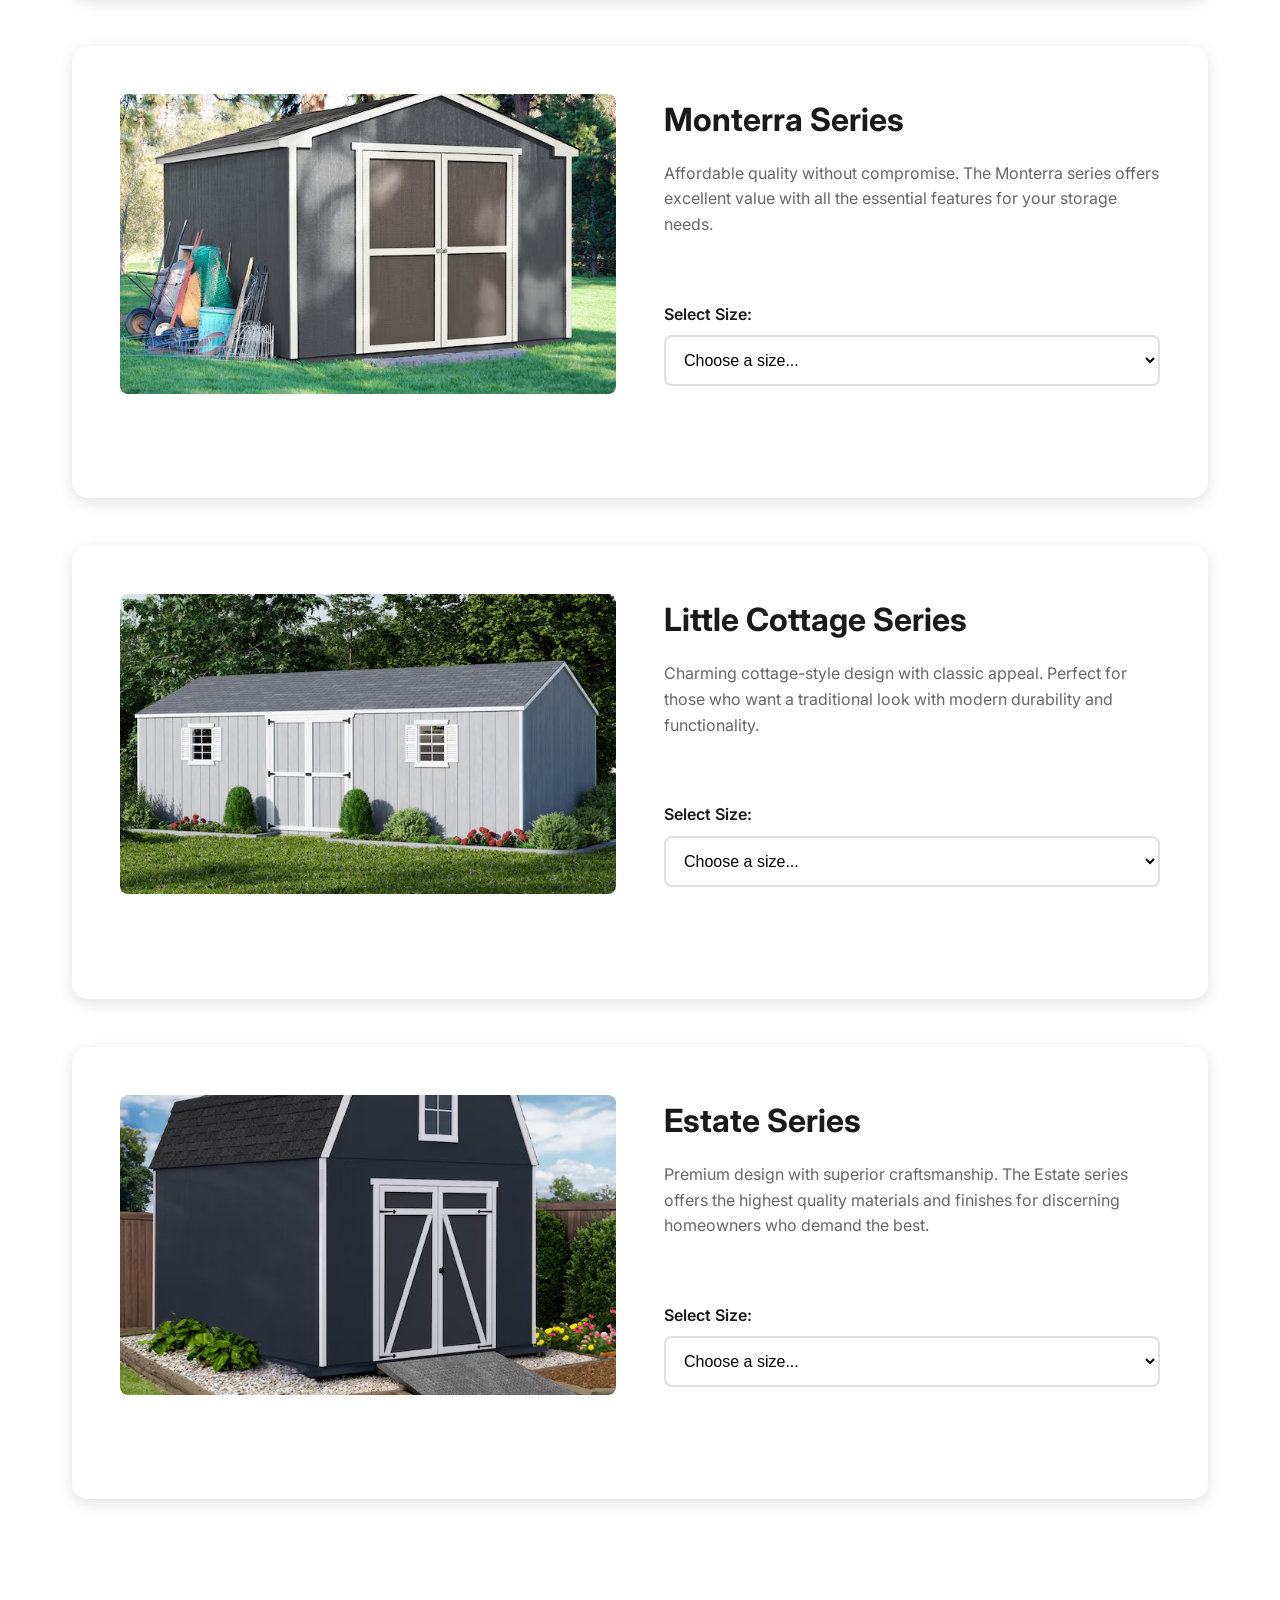
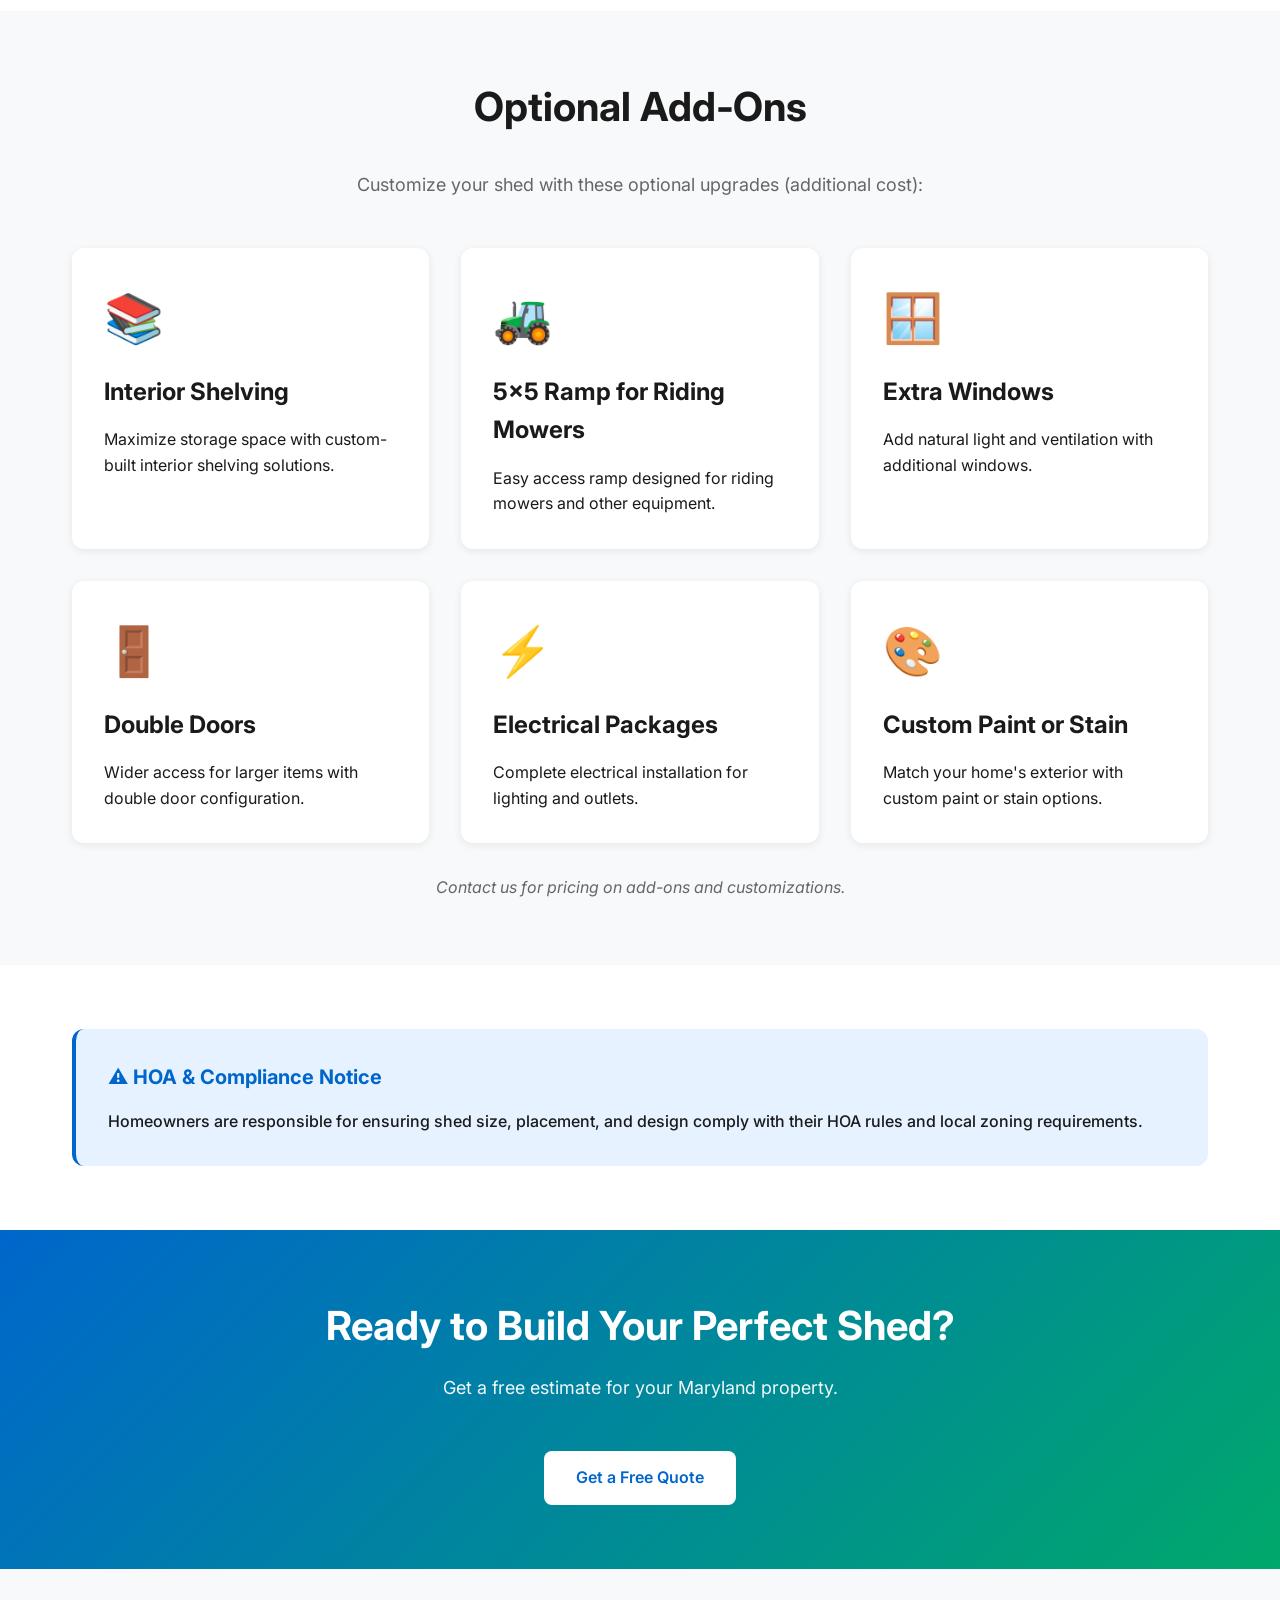
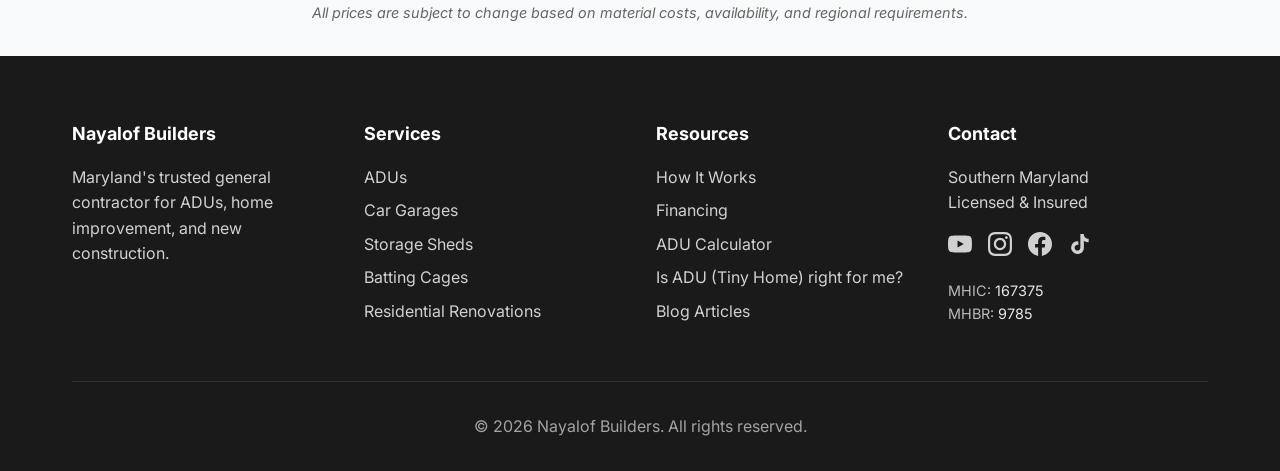
<file: shed.html>
<!doctype html>
<html lang="en">
  <head>
    <meta charset="UTF-8" />
    <meta name="viewport" content="width=device-width, initial-scale=1.0" />
    <link rel="icon" type="image/png" href="images/Favicon.png" />
    <title>Premium Backyard Sheds - Nayalof Builders</title>
    <link rel="stylesheet" href="styles.css" />
    <link rel="preconnect" href="https://fonts.googleapis.com" />
    <link rel="preconnect" href="https://fonts.gstatic.com" crossorigin />
    <link
      href="https://fonts.googleapis.com/css2?family=Inter:wght@300;400;500;600;700&display=swap"
      rel="stylesheet"
    />
    <!-- Google tag (gtag.js) -->
    <script
      async
      src="https://www.googletagmanager.com/gtag/js?id=G-D4FJPPKP7V"
    ></script>
    <script>
      window.dataLayer = window.dataLayer || [];
      function gtag() {
        dataLayer.push(arguments);
      }
      gtag("js", new Date());

      gtag("config", "G-D4FJPPKP7V");
    </script>
  </head>
  <body>
    <!-- Navigation -->
    <nav class="navbar">
      <div class="nav-container">
        <a href="index.html" class="logo">Nayalof Builders</a>
        <ul class="nav-menu">
          <li class="nav-item dropdown">
            <a href="#" class="nav-link"
              >Home Improvement <span class="dropdown-arrow">▼</span></a
            >
            <ul class="dropdown-menu">
              <li><a href="shed.html">Storage Shed</a></li>
              <li><a href="batting-cage.html">Batting Cage</a></li>
              <li>
                <a href="residential-renovations.html"
                  >Residential Renovations</a
                >
              </li>
            </ul>
          </li>
          <li class="nav-item dropdown">
            <a href="#" class="nav-link"
              >New Construction <span class="dropdown-arrow">▼</span></a
            >
            <ul class="dropdown-menu">
              <li>
                <a href="adu.html">Accessory Dwelling Unit (Granny-Flat)</a>
              </li>
              <li>
                <a href="index.html#car-garage"
                  >Car Garage
                  <img
                    src="images/ComingSoon.png"
                    alt="Coming Soon"
                    style="
                      height: 32px;
                      vertical-align: middle;
                      margin-left: 4px;
                    "
                /></a>
              </li>
              <li>
                <a href="index.html#single-family"
                  >Single-Family Residential
                  <img
                    src="images/ComingSoon.png"
                    alt="Coming Soon"
                    style="
                      height: 32px;
                      vertical-align: middle;
                      margin-left: 4px;
                    "
                /></a>
              </li>
            </ul>
          </li>
          <li class="nav-item dropdown">
            <a href="#" class="nav-link"
              >Learn More <span class="dropdown-arrow">▼</span></a
            >
            <ul class="dropdown-menu">
              <li><a href="how-it-works.html">How It Works</a></li>
              <li><a href="calculator.html">ADU Calculator</a></li>
              <li><a href="financing.html">Financing</a></li>
              <li>
                <a href="Questionnaire_NewConstruction.html"
                  >Is ADU (Tiny Home) right for me?</a
                >
              </li>
            </ul>
          </li>
        </ul>
        <div class="hamburger">
          <span></span>
          <span></span>
          <span></span>
        </div>
      </div>
    </nav>

    <!-- Hero Section -->
    <section
      class="hero"
      style="
        background-image:
          linear-gradient(
            135deg,
            rgba(0, 102, 204, 0.85) 0%,
            rgba(0, 168, 107, 0.85) 100%
          ),
          url(&quot;images/Shed.jpg&quot;);
        background-size: cover;
        background-position: center;
      "
    >
      <div class="hero-content">
        <h1 class="hero-title">
          Premium Backyard Sheds Built On‑Site in Maryland
        </h1>
        <p class="hero-subtitle">
          Fast installation, transparent pricing, and durable construction
          backed by a 10‑year materials warranty.
        </p>
        <div class="hero-buttons">
          <a href="#shed-models" class="btn btn-primary">View Shed Models</a>
          <a href="#cta" class="btn btn-secondary">Get a Free Estimate</a>
        </div>
      </div>
    </section>

    <!-- Price-Match Guarantee Banner -->
    <section
      class="section"
      style="
        background: var(--primary-blue-light);
        padding: var(--spacing-md) 0;
      "
    >
      <div class="container">
        <div
          style="
            text-align: center;
            padding: var(--spacing-md);
            background: white;
            border-radius: var(--radius-lg);
            box-shadow: var(--shadow-sm);
          "
        >
          <h2
            style="
              color: var(--primary-blue);
              font-size: 1.5rem;
              margin-bottom: var(--spacing-xs);
            "
          >
            💰 Price-Match Guarantee
          </h2>
          <p
            style="
              font-size: 1.125rem;
              color: var(--text-dark);
              font-weight: 600;
            "
          >
            We will match any verifiable quote from a licensed Maryland
            contractor.
          </p>
        </div>
      </div>
    </section>

    <!-- Key Benefits Section -->
    <section class="section" style="background: var(--bg-light)">
      <div class="container">
        <h2 class="section-title">Why Choose Nayalof Builders Sheds?</h2>
        <div class="benefits-grid">
          <div class="benefit-card">
            <div class="benefit-icon">⚡</div>
            <h3>Built On‑Site in 2–3 Days</h3>
            <p>
              Our expert team constructs your shed directly on your property,
              ensuring a perfect fit and eliminating delivery challenges.
            </p>
          </div>

          <div class="benefit-card">
            <div class="benefit-icon">📋</div>
            <h3>Zoning Certificate May Be Required</h3>
            <p>
              Building permit may NOT be required unless shed is
              <strong>200 sq ft or larger</strong>. We'll help you understand
              your local requirements.
            </p>
          </div>

          <div class="benefit-card">
            <div class="benefit-icon">📅</div>
            <h3>2–3 Week Lead Time</h3>
            <p>
              While our competitors typically take 6–8 weeks, we deliver in just
              2–3 weeks. Does not include permit processing or customers already
              in queue. We'll provide an accurate timeline during your
              consultation.
            </p>
          </div>

          <div class="benefit-card">
            <div class="benefit-icon">🛡️</div>
            <h3>1‑Year Labor Warranty + 10‑Year Materials Warranty</h3>
            <p>
              Comprehensive protection for your investment.
              <em>This is NOT property insurance</em> — it covers workmanship
              and materials.
            </p>
          </div>

          <div class="benefit-card">
            <div class="benefit-icon">📦</div>
            <h3>All‑Inclusive Package</h3>
            <p>
              Includes wood flooring, delivery, installation, shingles,
              heavy‑duty floor system, leveling up to 6 inches, and operable
              windows (if applicable).
            </p>
          </div>

          <div class="benefit-card">
            <div class="benefit-icon">🎨</div>
            <h3>Fully Customizable</h3>
            <p>
              Add the features you need to create the perfect storage or
              workspace solution. Customize with additional windows, electrical
              packages, interior shelving, ramps, custom paint, and more—all
              available at additional cost.
            </p>
          </div>
        </div>
      </div>
    </section>

    <!-- Shed Models Section -->
    <section id="shed-models" class="section">
      <div class="container">
        <h2 class="section-title">Our Shed Models</h2>
        <p class="section-intro">
          Choose from our premium shed series, each built with quality materials
          and expert craftsmanship. Select a size to see pricing and monthly
          payment options.
        </p>

        <!-- Lancaster Series -->
        <div class="shed-model-card">
          <div class="shed-model-header">
            <div class="shed-model-image">
              <img
                src="images/HeartlandLancaster.jpg"
                alt="Lancaster Shed"
                style="
                  width: 100%;
                  height: 300px;
                  object-fit: cover;
                  border-radius: var(--radius-md);
                "
              />
            </div>
            <div class="shed-model-info">
              <h3 class="shed-model-name">Lancaster Series</h3>
              <p class="shed-model-description">
                Classic design with durable construction. Perfect for storage,
                workshops, or hobby spaces. Built to last with premium materials
                and expert craftsmanship.
              </p>
              <div class="form-group" style="margin-top: var(--spacing-md)">
                <label for="lancaster-size">Select Size:</label>
                <select
                  id="lancaster-size"
                  name="lancaster-size"
                  class="shed-size-selector"
                >
                  <option value="">Choose a size...</option>
                  <option value="10x10" data-price="4799">10×10</option>
                  <option value="12x10" data-price="6599">12×10</option>
                  <option value="12x12" data-price="7599">12×12</option>
                  <option value="16x10" data-price="7799">16×10</option>
                  <option value="16x12" data-price="9199">16×12</option>
                  <option value="20x12" data-price="9999">20×12</option>
                  <option value="24x12" data-price="11599">24×12</option>
                </select>
              </div>
            </div>
          </div>
          <div
            id="lancaster-details"
            class="shed-details"
            style="display: none"
          >
            <div class="shed-pricing">
              <div class="price-item">
                <span class="price-label">Cash Price:</span>
                <span class="price-value" id="lancaster-price">$0</span>
              </div>
              <div class="price-item">
                <span class="price-label"
                  >Monthly Payment (10 years @ 10% APR):</span
                >
                <span class="price-value monthly-payment" id="lancaster-monthly"
                  >$0/mo</span
                >
              </div>
            </div>
            <div class="shed-features">
              <h4>Included Features:</h4>
              <ul>
                <li>Built on‑site in 2–3 days</li>
                <li>All‑inclusive package</li>
                <li>Wood flooring included</li>
                <li>Heavy‑duty floor system</li>
                <li>Shingles included</li>
                <li>Delivery + leveling up to 6 inches</li>
                <li>Operable windows (if applicable)</li>
                <li>1‑year labor warranty</li>
                <li>10‑year materials warranty</li>
              </ul>
            </div>
            <div class="shed-disclaimers">
              <p><em>*Customer is responsible for HOA compliance</em></p>
              <p><em>*Prices subject to change</em></p>
            </div>
          </div>
        </div>

        <!-- Coronado Series -->
        <div class="shed-model-card">
          <div class="shed-model-header">
            <div class="shed-model-image">
              <img
                src="images/HeartlandCoronado.jpg"
                alt="Coronado Shed"
                style="
                  width: 100%;
                  height: 300px;
                  object-fit: cover;
                  border-radius: var(--radius-md);
                "
              />
            </div>
            <div class="shed-model-info">
              <h3 class="shed-model-name">Coronado Series</h3>
              <p class="shed-model-description">
                Compact and efficient design perfect for smaller spaces. Quality
                construction with all the features you need in a space-saving
                footprint.
              </p>
              <div class="form-group" style="margin-top: var(--spacing-md)">
                <label for="coronado-size">Select Size:</label>
                <select
                  id="coronado-size"
                  name="coronado-size"
                  class="shed-size-selector"
                >
                  <option value="">Choose a size...</option>
                  <option value="12x8" data-price="4799">12×8</option>
                </select>
              </div>
            </div>
          </div>
          <div id="coronado-details" class="shed-details" style="display: none">
            <div class="shed-pricing">
              <div class="price-item">
                <span class="price-label">Cash Price:</span>
                <span class="price-value" id="coronado-price">$0</span>
              </div>
              <div class="price-item">
                <span class="price-label"
                  >Monthly Payment (10 years @ 10% APR):</span
                >
                <span class="price-value monthly-payment" id="coronado-monthly"
                  >$0/mo</span
                >
              </div>
            </div>
            <div class="shed-features">
              <h4>Included Features:</h4>
              <ul>
                <li>Built on‑site in 2–3 days</li>
                <li>All‑inclusive package</li>
                <li>Wood flooring included</li>
                <li>Heavy‑duty floor system</li>
                <li>Shingles included</li>
                <li>Delivery + leveling up to 6 inches</li>
                <li>Operable windows (if applicable)</li>
                <li>1‑year labor warranty</li>
                <li>10‑year materials warranty</li>
              </ul>
            </div>
            <div class="shed-disclaimers">
              <p><em>*Customer is responsible for HOA compliance</em></p>
              <p><em>*Prices subject to change</em></p>
            </div>
          </div>
        </div>

        <!-- Monterra Series -->
        <div class="shed-model-card">
          <div class="shed-model-header">
            <div class="shed-model-image">
              <img
                src="images/HeartlandMonterra.jpg"
                alt="Monterra Shed"
                style="
                  width: 100%;
                  height: 300px;
                  object-fit: cover;
                  border-radius: var(--radius-md);
                "
              />
            </div>
            <div class="shed-model-info">
              <h3 class="shed-model-name">Monterra Series</h3>
              <p class="shed-model-description">
                Affordable quality without compromise. The Monterra series
                offers excellent value with all the essential features for your
                storage needs.
              </p>
              <div class="form-group" style="margin-top: var(--spacing-md)">
                <label for="monterra-size">Select Size:</label>
                <select
                  id="monterra-size"
                  name="monterra-size"
                  class="shed-size-selector"
                >
                  <option value="">Choose a size...</option>
                  <option value="10x10" data-price="4099">10×10</option>
                  <option value="10x12" data-price="4399">10×12</option>
                  <option value="10x16" data-price="5399">10×16</option>
                </select>
              </div>
            </div>
          </div>
          <div id="monterra-details" class="shed-details" style="display: none">
            <div class="shed-pricing">
              <div class="price-item">
                <span class="price-label">Cash Price:</span>
                <span class="price-value" id="monterra-price">$0</span>
              </div>
              <div class="price-item">
                <span class="price-label"
                  >Monthly Payment (10 years @ 10% APR):</span
                >
                <span class="price-value monthly-payment" id="monterra-monthly"
                  >$0/mo</span
                >
              </div>
            </div>
            <div class="shed-features">
              <h4>Included Features:</h4>
              <ul>
                <li>Built on‑site in 2–3 days</li>
                <li>All‑inclusive package</li>
                <li>Wood flooring included</li>
                <li>Heavy‑duty floor system</li>
                <li>Shingles included</li>
                <li>Delivery + leveling up to 6 inches</li>
                <li>Operable windows (if applicable)</li>
                <li>1‑year labor warranty</li>
                <li>10‑year materials warranty</li>
              </ul>
            </div>
            <div class="shed-disclaimers">
              <p><em>*Customer is responsible for HOA compliance</em></p>
              <p><em>*Prices subject to change</em></p>
            </div>
          </div>
        </div>

        <!-- Little Cottage Series -->
        <div class="shed-model-card">
          <div class="shed-model-header">
            <div class="shed-model-image">
              <img
                src="images/HeartlandLittleCottage.jpg"
                alt="Little Cottage Shed"
                style="
                  width: 100%;
                  height: 300px;
                  object-fit: cover;
                  border-radius: var(--radius-md);
                "
              />
            </div>
            <div class="shed-model-info">
              <h3 class="shed-model-name">Little Cottage Series</h3>
              <p class="shed-model-description">
                Charming cottage-style design with classic appeal. Perfect for
                those who want a traditional look with modern durability and
                functionality.
              </p>
              <div class="form-group" style="margin-top: var(--spacing-md)">
                <label for="littlecottage-size">Select Size:</label>
                <select
                  id="littlecottage-size"
                  name="littlecottage-size"
                  class="shed-size-selector"
                >
                  <option value="">Choose a size...</option>
                  <option value="12x12" data-price="6299">12×12</option>
                  <option value="12x14" data-price="6899">12×14</option>
                  <option value="12x16" data-price="7499">12×16</option>
                  <option value="12x20" data-price="8499">12×20</option>
                </select>
              </div>
            </div>
          </div>
          <div
            id="littlecottage-details"
            class="shed-details"
            style="display: none"
          >
            <div class="shed-pricing">
              <div class="price-item">
                <span class="price-label">Cash Price:</span>
                <span class="price-value" id="littlecottage-price">$0</span>
              </div>
              <div class="price-item">
                <span class="price-label"
                  >Monthly Payment (10 years @ 10% APR):</span
                >
                <span
                  class="price-value monthly-payment"
                  id="littlecottage-monthly"
                  >$0/mo</span
                >
              </div>
            </div>
            <div class="shed-features">
              <h4>Included Features:</h4>
              <ul>
                <li>Built on‑site in 2–3 days</li>
                <li>All‑inclusive package</li>
                <li>Wood flooring included</li>
                <li>Heavy‑duty floor system</li>
                <li>Shingles included</li>
                <li>Delivery + leveling up to 6 inches</li>
                <li>Operable windows (if applicable)</li>
                <li>1‑year labor warranty</li>
                <li>10‑year materials warranty</li>
              </ul>
            </div>
            <div class="shed-disclaimers">
              <p><em>*Customer is responsible for HOA compliance</em></p>
              <p><em>*Prices subject to change</em></p>
            </div>
          </div>
        </div>

        <!-- Estate Series -->
        <div class="shed-model-card">
          <div class="shed-model-header">
            <div class="shed-model-image">
              <img
                src="images/HeartlandEstate.jpg"
                alt="Estate Shed"
                style="
                  width: 100%;
                  height: 300px;
                  object-fit: cover;
                  border-radius: var(--radius-md);
                "
              />
            </div>
            <div class="shed-model-info">
              <h3 class="shed-model-name">Estate Series</h3>
              <p class="shed-model-description">
                Premium design with superior craftsmanship. The Estate series
                offers the highest quality materials and finishes for discerning
                homeowners who demand the best.
              </p>
              <div class="form-group" style="margin-top: var(--spacing-md)">
                <label for="estate-size">Select Size:</label>
                <select
                  id="estate-size"
                  name="estate-size"
                  class="shed-size-selector"
                >
                  <option value="">Choose a size...</option>
                  <option value="10x10" data-price="5799">10×10</option>
                  <option value="10x12" data-price="6999">10×12</option>
                  <option value="12x12" data-price="8199">12×12</option>
                  <option value="12x16" data-price="9399">12×16</option>
                  <option value="12x20" data-price="10600">12×20</option>
                </select>
              </div>
            </div>
          </div>
          <div id="estate-details" class="shed-details" style="display: none">
            <div class="shed-pricing">
              <div class="price-item">
                <span class="price-label">Cash Price:</span>
                <span class="price-value" id="estate-price">$0</span>
              </div>
              <div class="price-item">
                <span class="price-label"
                  >Monthly Payment (10 years @ 10% APR):</span
                >
                <span class="price-value monthly-payment" id="estate-monthly"
                  >$0/mo</span
                >
              </div>
            </div>
            <div class="shed-features">
              <h4>Included Features:</h4>
              <ul>
                <li>Built on‑site in 2–3 days</li>
                <li>All‑inclusive package</li>
                <li>Wood flooring included</li>
                <li>Heavy‑duty floor system</li>
                <li>Shingles included</li>
                <li>Delivery + leveling up to 6 inches</li>
                <li>Operable windows (if applicable)</li>
                <li>1‑year labor warranty</li>
                <li>10‑year materials warranty</li>
              </ul>
            </div>
            <div class="shed-disclaimers">
              <p><em>*Customer is responsible for HOA compliance</em></p>
              <p><em>*Prices subject to change</em></p>
            </div>
          </div>
        </div>
      </div>
    </section>

    <!-- Additional Options Section -->
    <section class="section" style="background: var(--bg-light)">
      <div class="container">
        <h2 class="section-title">Optional Add‑Ons</h2>
        <p class="section-intro">
          Customize your shed with these optional upgrades (additional cost):
        </p>
        <div class="benefits-grid">
          <div class="benefit-card">
            <div class="benefit-icon">📚</div>
            <h3>Interior Shelving</h3>
            <p>
              Maximize storage space with custom-built interior shelving
              solutions.
            </p>
          </div>

          <div class="benefit-card">
            <div class="benefit-icon">🚜</div>
            <h3>5×5 Ramp for Riding Mowers</h3>
            <p>
              Easy access ramp designed for riding mowers and other equipment.
            </p>
          </div>

          <div class="benefit-card">
            <div class="benefit-icon">🪟</div>
            <h3>Extra Windows</h3>
            <p>Add natural light and ventilation with additional windows.</p>
          </div>

          <div class="benefit-card">
            <div class="benefit-icon">🚪</div>
            <h3>Double Doors</h3>
            <p>Wider access for larger items with double door configuration.</p>
          </div>

          <div class="benefit-card">
            <div class="benefit-icon">⚡</div>
            <h3>Electrical Packages</h3>
            <p>Complete electrical installation for lighting and outlets.</p>
          </div>

          <div class="benefit-card">
            <div class="benefit-icon">🎨</div>
            <h3>Custom Paint or Stain</h3>
            <p>
              Match your home's exterior with custom paint or stain options.
            </p>
          </div>
        </div>
        <p
          style="
            text-align: center;
            margin-top: var(--spacing-md);
            color: var(--text-gray);
          "
        >
          <em>Contact us for pricing on add-ons and customizations.</em>
        </p>
      </div>
    </section>

    <!-- HOA & Compliance Notice -->
    <section class="section">
      <div class="container">
        <div
          class="education-card"
          style="
            background: var(--primary-blue-light);
            border-left: 4px solid var(--primary-blue);
          "
        >
          <h3
            style="color: var(--primary-blue); margin-bottom: var(--spacing-sm)"
          >
            ⚠️ HOA & Compliance Notice
          </h3>
          <p style="color: var(--text-dark); font-weight: 500">
            Homeowners are responsible for ensuring shed size, placement, and
            design comply with their HOA rules and local zoning requirements.
          </p>
        </div>
      </div>
    </section>

    <!-- Call-to-Action Section -->
    <section id="cta" class="section cta-section">
      <div class="container">
        <div class="cta-content">
          <h2>Ready to Build Your Perfect Shed?</h2>
          <p>Get a free estimate for your Maryland property.</p>
          <div class="cta-buttons">
            <a href="Questionnaire_HomeImprovement.html" class="btn btn-primary"
              >Get a Free Quote</a
            >
          </div>
        </div>
      </div>
    </section>

    <!-- Pricing Disclaimer -->
    <section
      class="section"
      style="background: var(--bg-light); padding: var(--spacing-md) 0"
    >
      <div class="container">
        <p
          style="text-align: center; color: var(--text-gray); font-size: 0.9rem"
        >
          <em
            >All prices are subject to change based on material costs,
            availability, and regional requirements.</em
          >
        </p>
      </div>
    </section>

    <!-- Footer -->
    <footer class="footer">
      <div class="container">
        <div class="footer-content">
          <div class="footer-section">
            <h4>Nayalof Builders</h4>
            <p>
              Maryland's trusted general contractor for ADUs, home improvement,
              and new construction.
            </p>
          </div>
          <div class="footer-section">
            <h4>Services</h4>
            <ul>
              <li><a href="adu.html">ADUs</a></li>
              <li><a href="index.html#car-garage">Car Garages</a></li>
              <li><a href="shed.html">Storage Sheds</a></li>
              <li><a href="batting-cage.html">Batting Cages</a></li>
              <li>
                <a href="residential-renovations.html"
                  >Residential Renovations</a
                >
              </li>
            </ul>
          </div>
          <div class="footer-section">
            <h4>Resources</h4>
            <ul>
              <li><a href="how-it-works.html">How It Works</a></li>
              <li><a href="financing.html">Financing</a></li>
              <li><a href="calculator.html">ADU Calculator</a></li>
              <li>
                <a href="Questionnaire_NewConstruction.html"
                  >Is ADU (Tiny Home) right for me?</a
                >
              </li>
              <li><a href="blog.html">Blog Articles</a></li>
            </ul>
          </div>
          <div class="footer-section">
            <h4>Contact</h4>
            <p>Southern Maryland</p>
            <p>Licensed & Insured</p>
            <div
              style="
                margin-top: var(--spacing-sm);
                display: flex;
                gap: var(--spacing-sm);
                align-items: center;
              "
            >
              <a
                href="https://www.youtube.com/@NayalofBuilders"
                target="_blank"
                rel="noopener noreferrer"
                style="
                  color: rgba(255, 255, 255, 0.8);
                  text-decoration: none;
                  transition: color 0.2s;
                "
                title="YouTube"
                onmouseover="this.style.color = '#FF0000'"
                onmouseout="this.style.color = 'rgba(255, 255, 255, 0.8)'"
              >
                <svg
                  width="24"
                  height="24"
                  viewBox="0 0 24 24"
                  fill="currentColor"
                  xmlns="http://www.w3.org/2000/svg"
                >
                  <path
                    d="M23.498 6.186a3.016 3.016 0 0 0-2.122-2.136C19.505 3.545 12 3.545 12 3.545s-7.505 0-9.377.505A3.017 3.017 0 0 0 .502 6.186C0 8.07 0 12 0 12s0 3.93.502 5.814a3.016 3.016 0 0 0 2.122 2.136c1.871.505 9.376.505 9.376.505s7.505 0 9.377-.505a3.015 3.015 0 0 0 2.122-2.136C24 15.93 24 12 24 12s0-3.93-.502-5.814zM9.545 15.568V8.432L15.818 12l-6.273 3.568z"
                  />
                </svg>
              </a>
              <a
                href="https://www.instagram.com/nayalofbuilders/"
                target="_blank"
                rel="noopener noreferrer"
                style="
                  color: rgba(255, 255, 255, 0.8);
                  text-decoration: none;
                  transition: color 0.2s;
                "
                title="Instagram"
                onmouseover="this.style.color = '#E4405F'"
                onmouseout="this.style.color = 'rgba(255, 255, 255, 0.8)'"
              >
                <svg
                  width="24"
                  height="24"
                  viewBox="0 0 24 24"
                  fill="currentColor"
                  xmlns="http://www.w3.org/2000/svg"
                >
                  <path
                    d="M12 2.163c3.204 0 3.584.012 4.85.07 3.252.148 4.771 1.691 4.919 4.919.058 1.265.069 1.645.069 4.849 0 3.205-.012 3.584-.069 4.849-.149 3.225-1.664 4.771-4.919 4.919-1.266.058-1.644.07-4.85.07-3.204 0-3.584-.012-4.849-.07-3.26-.149-4.771-1.699-4.919-4.92-.058-1.265-.07-1.644-.07-4.849 0-3.204.013-3.583.07-4.849.149-3.227 1.664-4.771 4.919-4.919 1.266-.057 1.645-.069 4.849-.069zm0-2.163c-3.259 0-3.667.014-4.947.072-4.358.2-6.78 2.618-6.98 6.98-.059 1.281-.073 1.689-.073 4.948 0 3.259.014 3.668.072 4.948.2 4.358 2.618 6.78 6.98 6.98 1.281.058 1.689.072 4.948.072 3.259 0 3.668-.014 4.948-.072 4.354-.2 6.782-2.618 6.979-6.98.059-1.28.073-1.689.073-4.948 0-3.259-.014-3.667-.072-4.947-.196-4.354-2.617-6.78-6.979-6.98-1.281-.059-1.69-.073-4.949-.073zm0 5.838c-3.403 0-6.162 2.759-6.162 6.162s2.759 6.163 6.162 6.163 6.162-2.759 6.162-6.163c0-3.403-2.759-6.162-6.162-6.162zm0 10.162c-2.209 0-4-1.79-4-4 0-2.209 1.791-4 4-4s4 1.791 4 4c0 2.21-1.791 4-4 4zm6.406-11.845c-.796 0-1.441.645-1.441 1.44s.645 1.44 1.441 1.44c.795 0 1.439-.645 1.439-1.44s-.644-1.44-1.439-1.44z"
                  />
                </svg>
              </a>
              <a
                href="https://www.facebook.com/people/Nayalof-Builders/61585540200349/"
                target="_blank"
                rel="noopener noreferrer"
                style="
                  color: rgba(255, 255, 255, 0.8);
                  text-decoration: none;
                  transition: color 0.2s;
                "
                title="Facebook"
                onmouseover="this.style.color = '#1877F2'"
                onmouseout="this.style.color = 'rgba(255, 255, 255, 0.8)'"
              >
                <svg
                  width="24"
                  height="24"
                  viewBox="0 0 24 24"
                  fill="currentColor"
                  xmlns="http://www.w3.org/2000/svg"
                >
                  <path
                    d="M24 12.073c0-6.627-5.373-12-12-12s-12 5.373-12 12c0 5.99 4.388 10.954 10.125 11.854v-8.385H7.078v-3.47h3.047V9.43c0-3.007 1.792-4.669 4.533-4.669 1.312 0 2.686.235 2.686.235v2.953H15.83c-1.491 0-1.956.925-1.956 1.874v2.25h3.328l-.532 3.47h-2.796v8.385C19.612 23.027 24 18.062 24 12.073z"
                  />
                </svg>
              </a>
              <a
                href="https://www.tiktok.com/@nayalofbuilders"
                target="_blank"
                rel="noopener noreferrer"
                style="
                  color: rgba(255, 255, 255, 0.8);
                  text-decoration: none;
                  transition: color 0.2s;
                "
                title="TikTok"
                onmouseover="this.style.color = '#FE2C55'"
                onmouseout="this.style.color = 'rgba(255, 255, 255, 0.8)'"
              >
                <svg
                  width="24"
                  height="24"
                  viewBox="0 0 24 24"
                  fill="currentColor"
                  xmlns="http://www.w3.org/2000/svg"
                >
                  <path
                    d="M19.59 6.69a4.83 4.83 0 0 1-3.77-4.25V2h-3.45v13.67a2.89 2.89 0 0 1-5.2 1.74 2.89 2.89 0 0 1 2.31-4.64 2.93 2.93 0 0 1 .88.13V9.4a6.84 6.84 0 0 0-1-.05A6.33 6.33 0 0 0 5 20.1a6.34 6.34 0 0 0 10.86-4.43v-7a8.16 8.16 0 0 0 4.77 1.52v-3.4a4.85 4.85 0 0 1-1-.1z"
                  />
                </svg>
              </a>
            </div>
            <p
              style="
                margin-top: var(--spacing-sm);
                font-size: 0.9rem;
                color: rgba(255, 255, 255, 0.7);
              "
            >
              MHIC: <span style="color: rgba(255, 255, 255, 0.9)">167375</span>
            </p>
            <p style="font-size: 0.9rem; color: rgba(255, 255, 255, 0.7)">
              MHBR: <span style="color: rgba(255, 255, 255, 0.9)">9785</span>
            </p>
          </div>
        </div>
        <div class="footer-bottom">
          <p>
            &copy; <span id="copyright-year">2026</span> Nayalof Builders. All
            rights reserved.
          </p>
        </div>
      </div>
    </footer>

    <script src="script.js"></script>
    <script src="shed.js"></script>
  </body>
</html>
</file>
<file: styles.css>
/* Reset and Base Styles */
* {
    margin: 0;
    padding: 0;
    box-sizing: border-box;
}

:root {
    /* Color Palette - Matching RenoFi's soft blues and greens */
    --primary-blue: #0066CC;
    --primary-blue-dark: #0052A3;
    --primary-blue-light: #E6F2FF;
    --secondary-green: #00A86B;
    --secondary-green-light: #E6F7F0;
    --accent-teal: #00B8A9;
    --text-dark: #1A1A1A;
    --text-gray: #666666;
    --text-light: #999999;
    --bg-white: #FFFFFF;
    --bg-light: #F8F9FA;
    --bg-gray: #F5F5F5;
    --border-color: #E0E0E0;
    --shadow-sm: 0 2px 8px rgba(0, 0, 0, 0.08);
    --shadow-md: 0 4px 16px rgba(0, 0, 0, 0.12);
    --shadow-lg: 0 8px 24px rgba(0, 0, 0, 0.16);
    
    /* Typography */
    --font-family: 'Inter', -apple-system, BlinkMacSystemFont, 'Segoe UI', sans-serif;
    --font-size-base: 16px;
    --line-height-base: 1.6;
    
    /* Spacing */
    --spacing-xs: 0.5rem;
    --spacing-sm: 1rem;
    --spacing-md: 2rem;
    --spacing-lg: 3rem;
    --spacing-xl: 4rem;
    
    /* Border Radius */
    --radius-sm: 4px;
    --radius-md: 8px;
    --radius-lg: 12px;
    --radius-xl: 16px;
}

body {
    font-family: var(--font-family);
    font-size: var(--font-size-base);
    line-height: var(--line-height-base);
    color: var(--text-dark);
    background-color: var(--bg-white);
    overflow-x: hidden;
}

.container {
    max-width: 1200px;
    margin: 0 auto;
    padding: 0 var(--spacing-md);
}

/* Navigation */
.navbar {
    position: sticky;
    top: 0;
    background: var(--bg-white);
    box-shadow: var(--shadow-sm);
    z-index: 1000;
    padding: var(--spacing-sm) 0;
}

.nav-container {
    max-width: 1200px;
    margin: 0 auto;
    padding: 0 var(--spacing-md);
    display: flex;
    justify-content: space-between;
    align-items: center;
}

.logo {
    font-size: 1.5rem;
    font-weight: 700;
    color: var(--primary-blue);
    text-decoration: none;
    letter-spacing: -0.5px;
}

.nav-menu {
    display: flex;
    list-style: none;
    gap: var(--spacing-md);
    align-items: center;
}

.nav-item {
    position: relative;
}

.nav-link {
    color: var(--text-dark);
    text-decoration: none;
    font-weight: 500;
    padding: var(--spacing-xs) var(--spacing-sm);
    display: flex;
    align-items: center;
    gap: 0.25rem;
    transition: color 0.2s;
}

.nav-link:hover {
    color: var(--primary-blue);
}

.dropdown-arrow {
    font-size: 0.7rem;
    transition: transform 0.2s;
}

.nav-item:hover .dropdown-arrow {
    transform: rotate(180deg);
}

.dropdown-menu {
    position: absolute;
    top: 100%;
    left: 0;
    background: var(--bg-white);
    box-shadow: var(--shadow-md);
    border-radius: var(--radius-md);
    list-style: none;
    min-width: 220px;
    padding: var(--spacing-xs) 0;
    opacity: 0;
    visibility: hidden;
    transform: translateY(-10px);
    transition: all 0.3s ease;
    margin-top: var(--spacing-xs);
}

.nav-item:hover .dropdown-menu {
    opacity: 1;
    visibility: visible;
    transform: translateY(0);
}

.dropdown-menu li {
    padding: 0;
}

.dropdown-menu a {
    display: block;
    padding: var(--spacing-sm) var(--spacing-md);
    color: var(--text-dark);
    text-decoration: none;
    transition: background-color 0.2s;
}

.dropdown-menu a:hover {
    background-color: var(--bg-light);
    color: var(--primary-blue);
}

.hamburger {
    display: none;
    flex-direction: column;
    gap: 4px;
    cursor: pointer;
}

.hamburger span {
    width: 25px;
    height: 3px;
    background: var(--text-dark);
    border-radius: 2px;
    transition: all 0.3s;
}

/* Hero Section */
.hero {
    width: 100%;
    height: 75vh;
    min-height: 600px;
    background: linear-gradient(135deg, var(--primary-blue-light) 0%, var(--secondary-green-light) 100%);
    background-image: url('images/background_image.png');
    background-size: cover;
    background-position: center;
    background-blend-mode: overlay;
    display: flex;
    align-items: center;
    justify-content: center;
    position: relative;
}

.hero::before {
    content: '';
    position: absolute;
    top: 0;
    left: 0;
    right: 0;
    bottom: 0;
    background: rgba(0, 102, 204, 0.3);
}

.hero-content {
    max-width: 800px;
    text-align: center;
    padding: var(--spacing-md);
    position: relative;
    z-index: 1;
    color: white;
}

.hero-title {
    font-size: 3.5rem;
    font-weight: 700;
    line-height: 1.2;
    margin-bottom: var(--spacing-md);
    text-shadow: 0 2px 8px rgba(0, 0, 0, 0.2);
}

.hero-subtitle {
    font-size: 1.25rem;
    line-height: 1.6;
    margin-bottom: var(--spacing-lg);
    opacity: 0.95;
}

.hero-buttons {
    display: flex;
    gap: var(--spacing-sm);
    justify-content: center;
    flex-wrap: wrap;
}

/* Buttons */
.btn {
    display: inline-block;
    padding: 0.875rem 2rem;
    border-radius: var(--radius-md);
    text-decoration: none;
    font-weight: 600;
    transition: all 0.3s;
    border: none;
    cursor: pointer;
    font-size: 1rem;
}

.btn-primary {
    background: var(--primary-blue);
    color: white;
}

.btn-primary:hover {
    background: var(--primary-blue-dark);
    transform: translateY(-2px);
    box-shadow: var(--shadow-md);
}

.btn-secondary {
    background: white;
    color: var(--primary-blue);
    border: 2px solid white;
}

.btn-secondary:hover {
    background: transparent;
    color: white;
    transform: translateY(-2px);
    box-shadow: var(--shadow-md);
}

/* Sections */
.section {
    padding: var(--spacing-xl) 0;
}

.section-title {
    font-size: 2.5rem;
    font-weight: 700;
    text-align: center;
    margin-bottom: var(--spacing-md);
    color: var(--text-dark);
}

.section-intro {
    text-align: center;
    font-size: 1.125rem;
    color: var(--text-gray);
    max-width: 700px;
    margin: 0 auto var(--spacing-lg);
}

/* Why ADUs Section */
.why-adus {
    background: var(--bg-light);
}

.benefits-grid {
    display: grid;
    grid-template-columns: repeat(auto-fit, minmax(280px, 1fr));
    gap: var(--spacing-md);
    margin-top: var(--spacing-lg);
}

.benefit-card {
    background: white;
    padding: var(--spacing-md);
    border-radius: var(--radius-lg);
    box-shadow: var(--shadow-sm);
    transition: transform 0.3s, box-shadow 0.3s;
}

.benefit-card:hover {
    transform: translateY(-4px);
    box-shadow: var(--shadow-md);
}

.benefit-icon {
    font-size: 3rem;
    margin-bottom: var(--spacing-sm);
}

.benefit-card h3 {
    font-size: 1.5rem;
    margin-bottom: var(--spacing-sm);
    color: var(--text-dark);
}

.benefit-math {
    font-size: 1.125rem;
    color: var(--primary-blue);
    margin-bottom: var(--spacing-xs);
}

.benefit-example {
    color: var(--text-gray);
    margin-top: var(--spacing-xs);
}

.text-link {
    color: var(--primary-blue);
    text-decoration: none;
    font-weight: 500;
}

.text-link:hover {
    text-decoration: underline;
}

/* Process Section */
.process-section {
    background: white;
}

.process-steps {
    display: grid;
    grid-template-columns: repeat(auto-fit, minmax(200px, 1fr));
    gap: var(--spacing-md);
    margin-top: var(--spacing-lg);
}

.process-step {
    text-align: center;
    padding: var(--spacing-md);
}

.step-number {
    display: inline-block;
    width: 40px;
    height: 40px;
    background: var(--primary-blue);
    color: white;
    border-radius: 50%;
    line-height: 40px;
    font-weight: 700;
    margin-bottom: var(--spacing-sm);
}

.step-icon {
    font-size: 3rem;
    margin-bottom: var(--spacing-sm);
}

.process-step h3 {
    font-size: 1.25rem;
    margin-bottom: var(--spacing-sm);
    color: var(--text-dark);
}

.process-step p {
    color: var(--text-gray);
}

/* Services Section */
.services-section {
    background: var(--bg-light);
}

.services-grid {
    display: grid;
    grid-template-columns: repeat(auto-fit, minmax(300px, 1fr));
    gap: var(--spacing-md);
    margin-top: var(--spacing-lg);
}

.service-card {
    background: white;
    padding: var(--spacing-md);
    border-radius: var(--radius-lg);
    box-shadow: var(--shadow-sm);
    transition: transform 0.3s, box-shadow 0.3s;
    text-align: center;
}

.service-card:hover {
    transform: translateY(-4px);
    box-shadow: var(--shadow-md);
}

.service-image {
    font-size: 4rem;
    margin-bottom: var(--spacing-sm);
}

.service-card h3 {
    font-size: 1.5rem;
    margin-bottom: var(--spacing-sm);
    color: var(--text-dark);
}

.service-card p {
    color: var(--text-gray);
    margin-bottom: var(--spacing-sm);
}

.service-link {
    color: var(--primary-blue);
    text-decoration: none;
    font-weight: 600;
}

.service-link:hover {
    text-decoration: underline;
}

/* Education Section */
.education-section {
    background: white;
}

.education-content {
    display: grid;
    grid-template-columns: repeat(auto-fit, minmax(280px, 1fr));
    gap: var(--spacing-md);
    margin-top: var(--spacing-lg);
}

.education-card {
    background: var(--bg-light);
    padding: var(--spacing-md);
    border-radius: var(--radius-lg);
    border-left: 4px solid var(--primary-blue);
}

.education-card h3 {
    font-size: 1.25rem;
    margin-bottom: var(--spacing-sm);
    color: var(--text-dark);
}

.education-card p {
    color: var(--text-gray);
}

/* CTA Section */
.cta-section {
    background: linear-gradient(135deg, var(--primary-blue) 0%, var(--secondary-green) 100%);
    color: white;
    text-align: center;
}

.cta-content h2 {
    font-size: 2.5rem;
    margin-bottom: var(--spacing-sm);
    color: white;
}

.cta-content p {
    font-size: 1.125rem;
    margin-bottom: var(--spacing-lg);
    opacity: 0.95;
}

.cta-buttons {
    display: flex;
    gap: var(--spacing-sm);
    justify-content: center;
    flex-wrap: wrap;
}

.cta-section .btn-primary {
    background: white;
    color: var(--primary-blue);
}

.cta-section .btn-primary:hover {
    background: var(--bg-light);
}

.cta-section .btn-secondary {
    background: transparent;
    color: white;
    border: 2px solid white;
}

.cta-section .btn-secondary:hover {
    background: white;
    color: var(--primary-blue);
}

/* Footer */
.footer {
    background: var(--text-dark);
    color: white;
    padding: var(--spacing-xl) 0 var(--spacing-md);
}

.footer-content {
    display: grid;
    grid-template-columns: repeat(auto-fit, minmax(200px, 1fr));
    gap: var(--spacing-md);
    margin-bottom: var(--spacing-lg);
}

.footer-section h4 {
    margin-bottom: var(--spacing-sm);
    font-size: 1.125rem;
}

.footer-section p {
    color: rgba(255, 255, 255, 0.8);
    line-height: 1.6;
}

.footer-section ul {
    list-style: none;
}

.footer-section ul li {
    margin-bottom: var(--spacing-xs);
}

.footer-section a {
    color: rgba(255, 255, 255, 0.8);
    text-decoration: none;
    transition: color 0.2s;
}

.footer-section a:hover {
    color: white;
}

.footer-bottom {
    text-align: center;
    padding-top: var(--spacing-md);
    border-top: 1px solid rgba(255, 255, 255, 0.1);
    color: rgba(255, 255, 255, 0.6);
}

/* Calculator Styles */
.calculator-container {
    max-width: 900px;
    margin: 0 auto;
    padding: var(--spacing-xl) var(--spacing-md);
}

.calculator-card {
    background: white;
    border-radius: var(--radius-xl);
    box-shadow: var(--shadow-md);
    padding: var(--spacing-lg);
    margin-bottom: var(--spacing-lg);
}

.calculator-title {
    font-size: 2rem;
    margin-bottom: var(--spacing-md);
    color: var(--text-dark);
}

.form-group {
    margin-bottom: var(--spacing-md);
}

.form-group label {
    display: block;
    margin-bottom: var(--spacing-xs);
    font-weight: 600;
    color: var(--text-dark);
}

.form-group input,
.form-group select {
    width: 100%;
    padding: 0.875rem;
    border: 2px solid var(--border-color);
    border-radius: var(--radius-md);
    font-size: 1rem;
    transition: border-color 0.2s;
}

.form-group input:focus,
.form-group select:focus {
    outline: none;
    border-color: var(--primary-blue);
}

.slider-container {
    margin-top: var(--spacing-xs);
}

.slider {
    width: 100%;
    height: 8px;
    border-radius: 4px;
    background: var(--bg-gray);
    outline: none;
    -webkit-appearance: none;
}

.slider::-webkit-slider-thumb {
    -webkit-appearance: none;
    appearance: none;
    width: 20px;
    height: 20px;
    border-radius: 50%;
    background: var(--primary-blue);
    cursor: pointer;
}

.slider::-moz-range-thumb {
    width: 20px;
    height: 20px;
    border-radius: 50%;
    background: var(--primary-blue);
    cursor: pointer;
    border: none;
}

.slider-value {
    display: inline-block;
    margin-left: var(--spacing-sm);
    font-weight: 600;
    color: var(--primary-blue);
}

.results {
    background: var(--primary-blue-light);
    border-radius: var(--radius-lg);
    padding: var(--spacing-md);
    margin-top: var(--spacing-lg);
}

.results-title {
    font-size: 1.5rem;
    margin-bottom: var(--spacing-md);
    color: var(--text-dark);
}

.result-item {
    display: flex;
    justify-content: space-between;
    padding: var(--spacing-sm) 0;
    border-bottom: 1px solid rgba(0, 102, 204, 0.1);
}

.result-item:last-child {
    border-bottom: none;
}

.result-label {
    color: var(--text-gray);
}

.result-value {
    font-weight: 700;
    font-size: 1.125rem;
    color: var(--primary-blue);
}

.result-highlight {
    background: var(--secondary-green-light);
    padding: var(--spacing-md);
    border-radius: var(--radius-md);
    margin-top: var(--spacing-md);
    text-align: center;
    font-size: 1.25rem;
    font-weight: 600;
    color: var(--secondary-green);
}

/* Responsive Design */
@media (max-width: 768px) {
    .hamburger {
        display: flex;
    }
    
    .nav-menu {
        position: fixed;
        left: -100%;
        top: 70px;
        flex-direction: column;
        background-color: white;
        width: 100%;
        text-align: center;
        transition: 0.3s;
        box-shadow: var(--shadow-md);
        padding: var(--spacing-md) 0;
    }
    
    .nav-menu.active {
        left: 0;
    }
    
    .hero-title {
        font-size: 2.5rem;
    }
    
    .hero-subtitle {
        font-size: 1.125rem;
    }
    
    .section-title {
        font-size: 2rem;
    }
    
    .benefits-grid,
    .services-grid,
    .education-content {
        grid-template-columns: 1fr;
    }
    
    .process-steps {
        grid-template-columns: 1fr;
    }
    
    .hero-buttons,
    .cta-buttons {
        flex-direction: column;
    }
    
    .btn {
        width: 100%;
        text-align: center;
    }
}

/* Shed Page Specific Styles */
.shed-model-card {
    background: white;
    border-radius: var(--radius-xl);
    box-shadow: var(--shadow-md);
    padding: var(--spacing-lg);
    margin-bottom: var(--spacing-lg);
    transition: box-shadow 0.3s;
}

.shed-model-card:hover {
    box-shadow: var(--shadow-lg);
}

.shed-model-header {
    display: grid;
    grid-template-columns: 1fr 1fr;
    gap: var(--spacing-lg);
    margin-bottom: var(--spacing-md);
}

.shed-model-image {
    width: 100%;
}

.shed-model-info {
    display: flex;
    flex-direction: column;
    justify-content: center;
}

.shed-model-name {
    font-size: 2rem;
    font-weight: 700;
    color: var(--text-dark);
    margin-bottom: var(--spacing-sm);
}

.shed-model-description {
    color: var(--text-gray);
    line-height: 1.6;
    margin-bottom: var(--spacing-md);
}

.shed-details {
    margin-top: var(--spacing-md);
    padding-top: var(--spacing-md);
    border-top: 2px solid var(--border-color);
    animation: fadeIn 0.3s ease-in;
}

@keyframes fadeIn {
    from {
        opacity: 0;
        transform: translateY(-10px);
    }
    to {
        opacity: 1;
        transform: translateY(0);
    }
}

.shed-pricing {
    display: grid;
    grid-template-columns: repeat(auto-fit, minmax(250px, 1fr));
    gap: var(--spacing-md);
    margin-bottom: var(--spacing-md);
    padding: var(--spacing-md);
    background: var(--bg-light);
    border-radius: var(--radius-md);
}

.price-item {
    display: flex;
    flex-direction: column;
    gap: var(--spacing-xs);
}

.price-label {
    color: var(--text-gray);
    font-size: 0.9rem;
}

.price-value {
    font-size: 1.5rem;
    font-weight: 700;
    color: var(--primary-blue);
}

.monthly-payment {
    color: var(--secondary-green);
    font-size: 1.75rem;
}

.shed-features {
    margin-bottom: var(--spacing-md);
}

.shed-features h4 {
    font-size: 1.25rem;
    margin-bottom: var(--spacing-sm);
    color: var(--text-dark);
}

.shed-features ul {
    list-style: none;
    padding: 0;
}

.shed-features li {
    padding: var(--spacing-xs) 0;
    padding-left: var(--spacing-md);
    position: relative;
    color: var(--text-gray);
}

.shed-features li::before {
    content: '✓';
    position: absolute;
    left: 0;
    color: var(--secondary-green);
    font-weight: 700;
}

.shed-disclaimers {
    padding: var(--spacing-sm);
    background: var(--bg-light);
    border-radius: var(--radius-md);
    border-left: 3px solid var(--text-light);
}

.shed-disclaimers p {
    margin: var(--spacing-xs) 0;
    color: var(--text-gray);
    font-size: 0.9rem;
}

.shed-size-selector {
    width: 100%;
    padding: 0.875rem;
    border: 2px solid var(--border-color);
    border-radius: var(--radius-md);
    font-size: 1rem;
    background: white;
    cursor: pointer;
    transition: border-color 0.2s;
}

.shed-size-selector:focus {
    outline: none;
    border-color: var(--primary-blue);
}

@media (max-width: 768px) {
    .shed-model-header {
        grid-template-columns: 1fr;
    }
    
    .shed-pricing {
        grid-template-columns: 1fr;
    }
}

@media (max-width: 480px) {
    .hero {
        height: 60vh;
        min-height: 500px;
    }
    
    .hero-title {
        font-size: 2rem;
    }
    
    .section-title {
        font-size: 1.75rem;
    }
    
    .container {
        padding: 0 var(--spacing-sm);
    }
    
    .shed-model-name {
        font-size: 1.5rem;
    }
}
</file>
